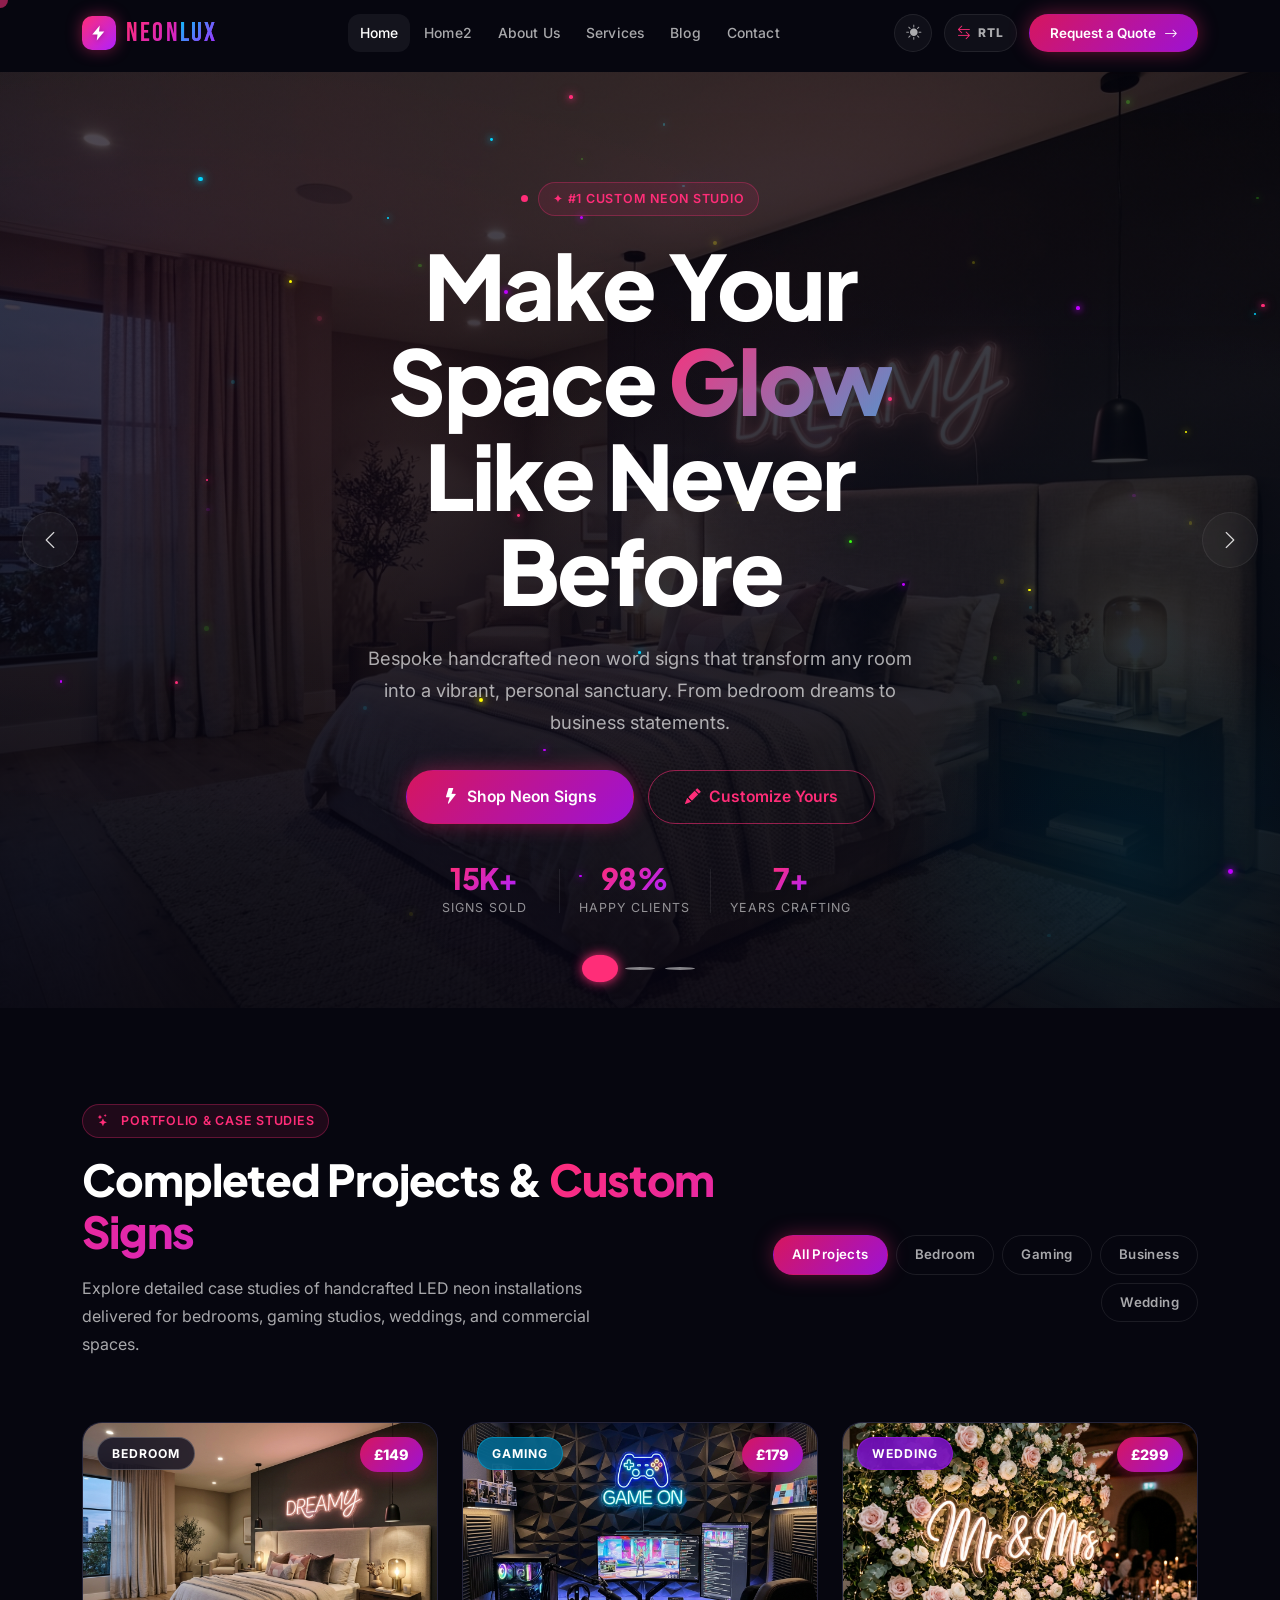
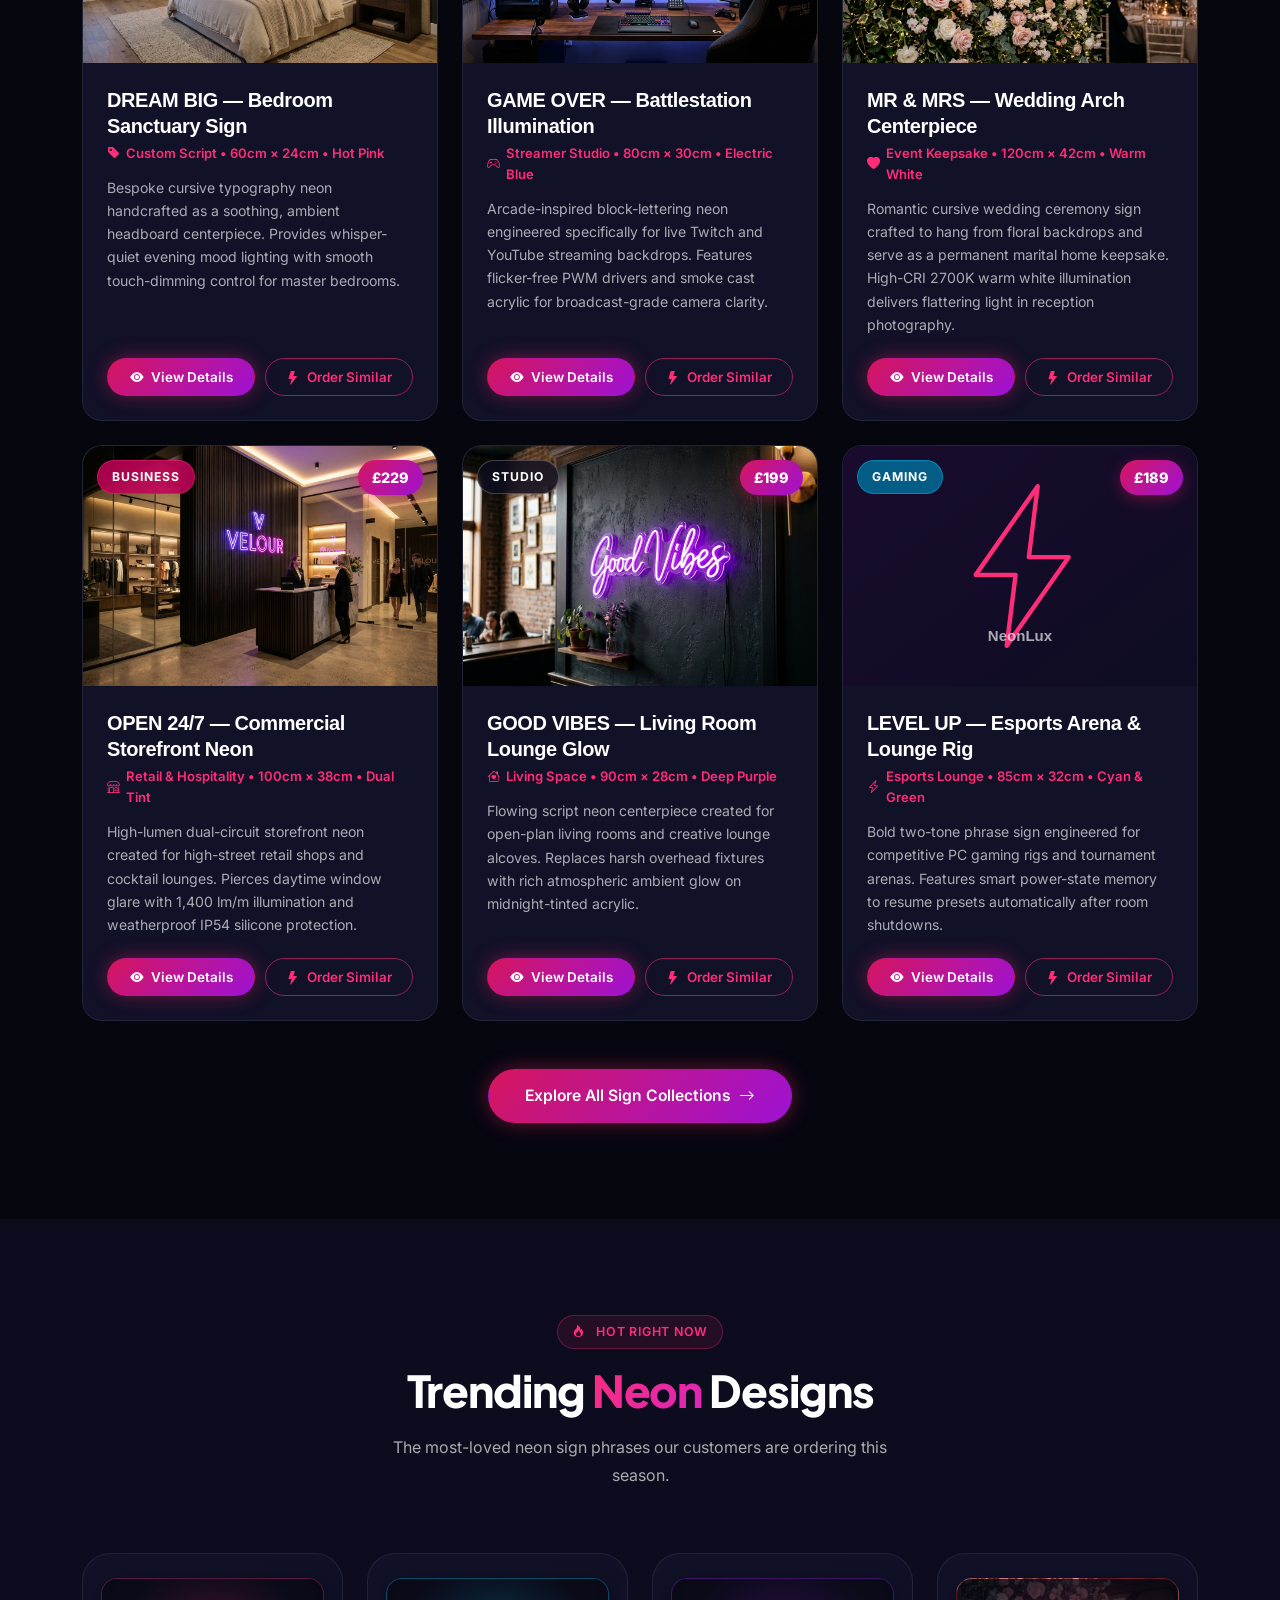
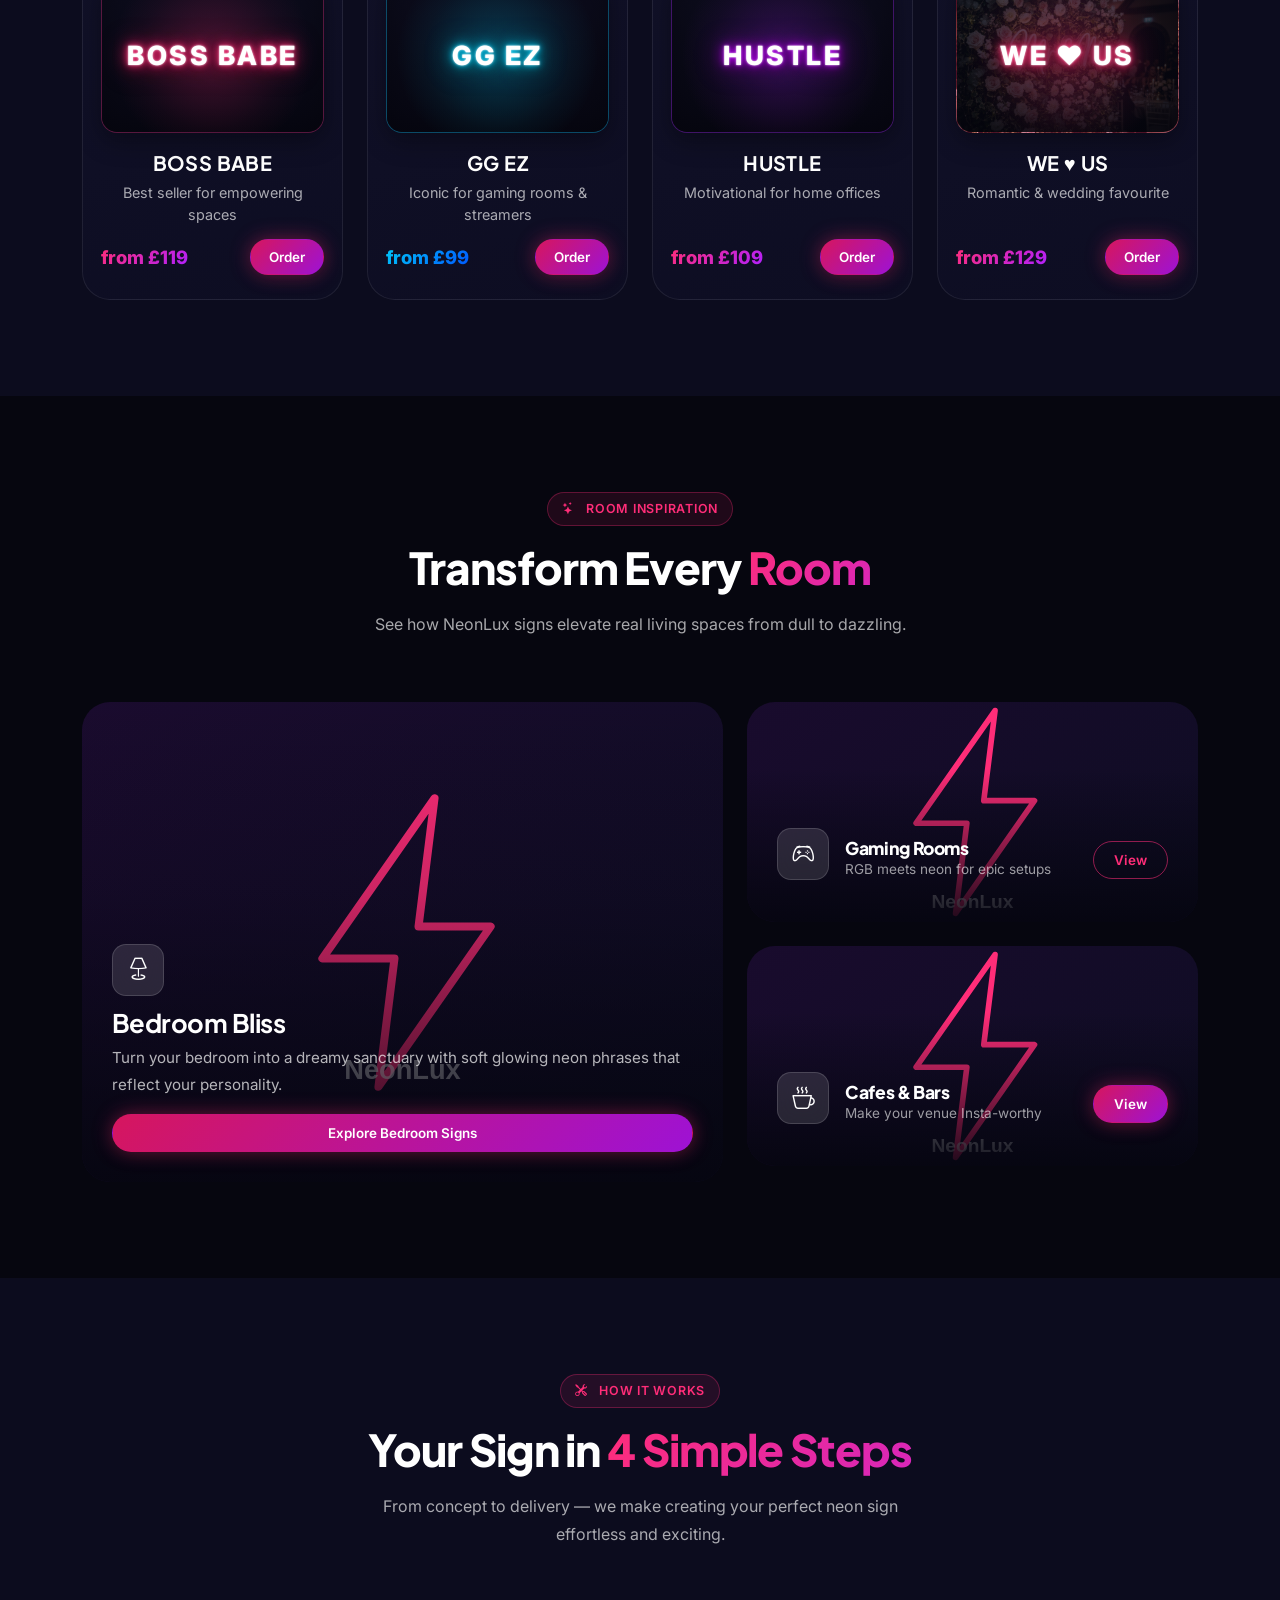
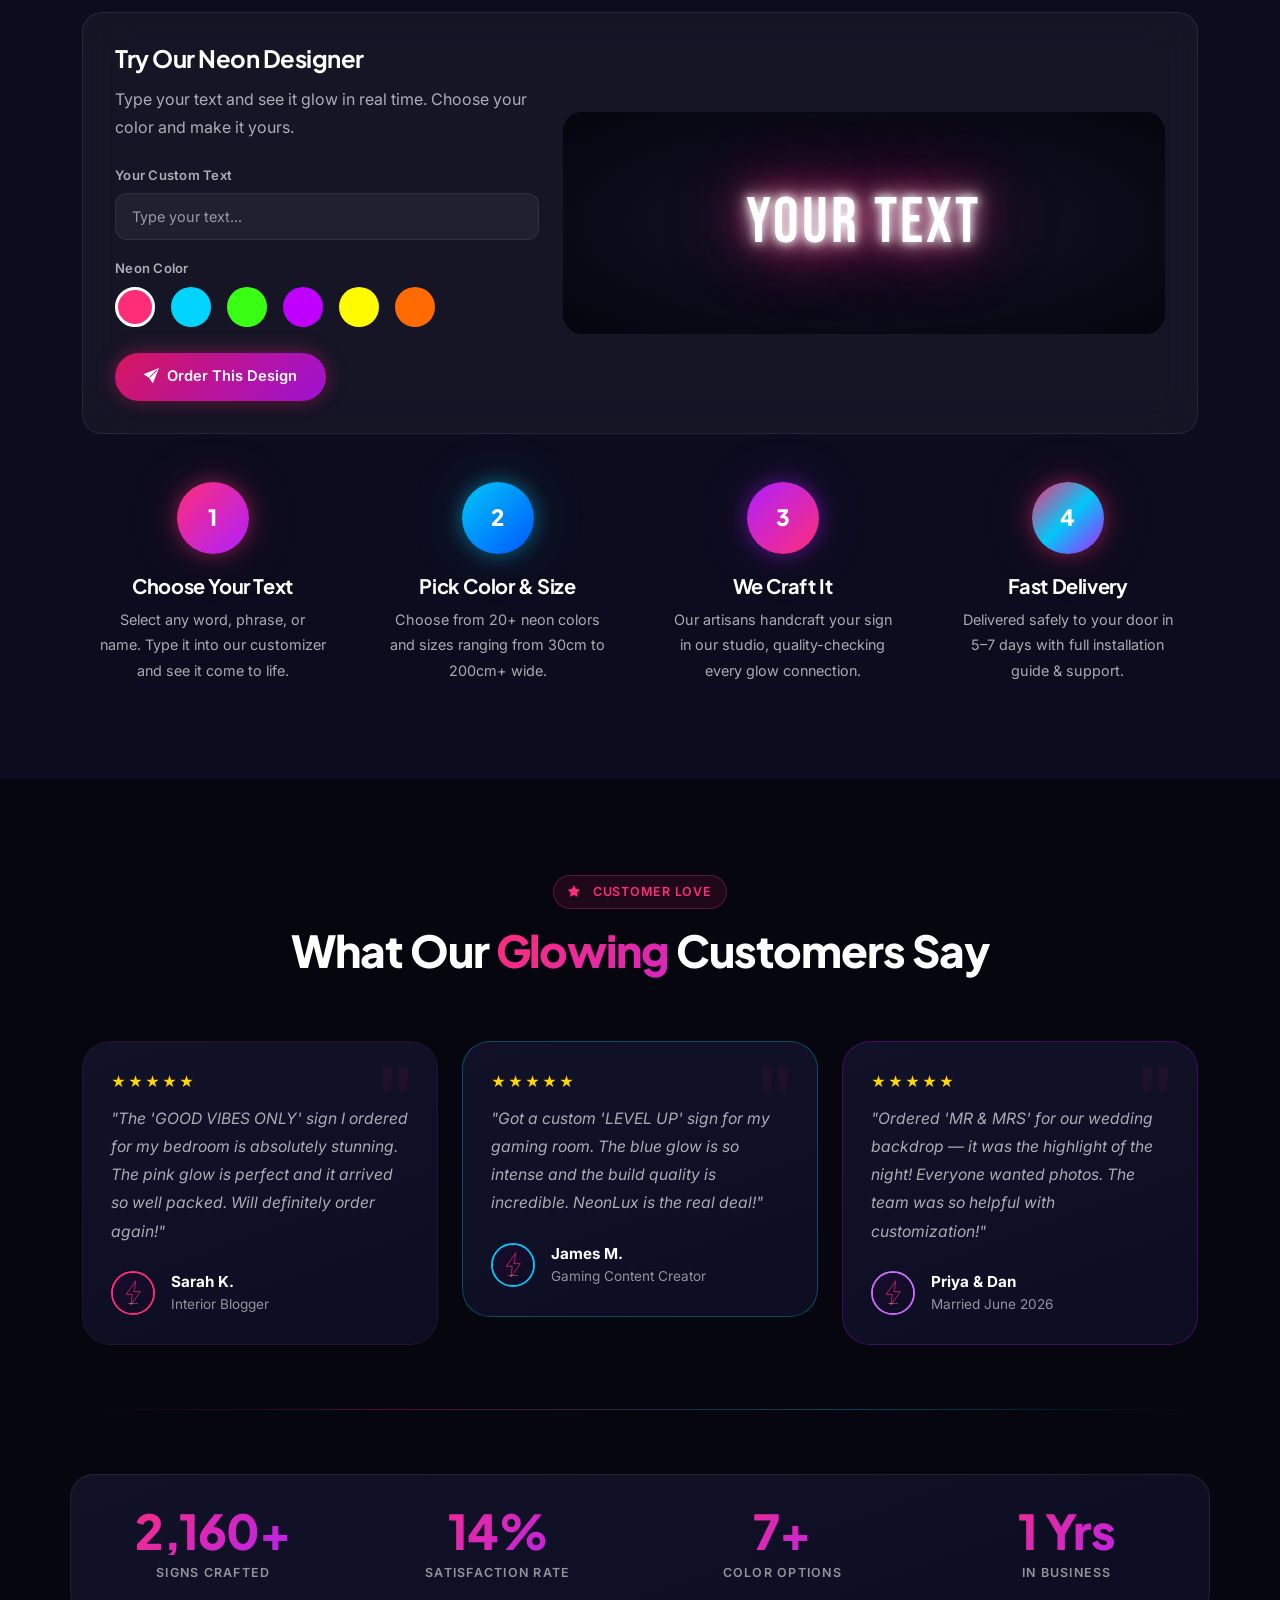
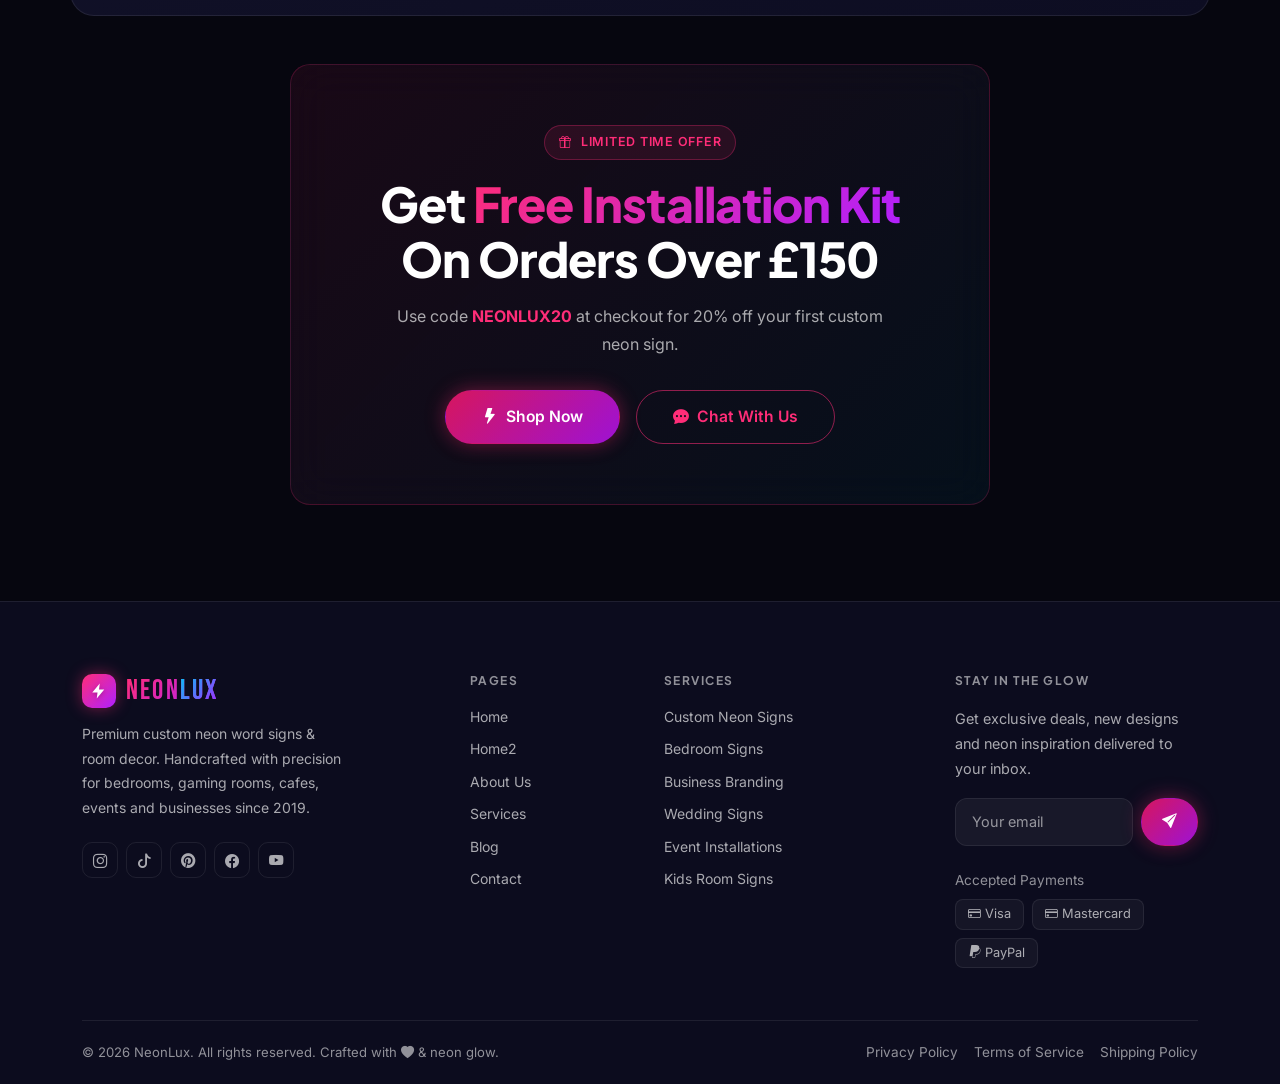
<file: index.html>
<!DOCTYPE html>
<html lang="en" data-theme="dark">
<head>
  <meta charset="UTF-8" />
  <meta name="viewport" content="width=device-width, initial-scale=1.0" />
  <link rel="preconnect" href="https://fonts.googleapis.com" />
  <link rel="preconnect" href="https://fonts.gstatic.com" crossorigin />
  <link href="https://fonts.googleapis.com/css2?family=Inter:wght@300;400;500;600;700;800;900&family=Plus+Jakarta+Sans:wght@400;500;600;700;800;900&family=Bebas+Neue&display=swap" rel="stylesheet" />
  <meta name="description" content="NeonLux — Premium custom neon word signs & room decor. Handcrafted glowing signs for bedrooms, gaming rooms, cafes, events & businesses. Shop now!" />
  <meta name="keywords" content="custom neon signs, neon word signs, room decor, bedroom neon, gaming room neon, personalized neon signs" />
  <title>NeonLux — Premium Custom Neon Word Signs & Room Decor</title>
  <link rel="icon" type="image/svg+xml" href="data:image/svg+xml,<svg xmlns='http://www.w3.org/2000/svg' viewBox='0 0 64 64'><defs><linearGradient id='g' x1='0' y1='0' x2='1' y2='1'><stop offset='0' stop-color='%23FF2D78'/><stop offset='1' stop-color='%23B020FF'/></linearGradient></defs><rect width='64' height='64' rx='14' fill='url(%23g)'/><path d='M35 6 14 36h11l-2 22 21-30H33l2-22z' fill='white'/></svg>" />
  <!-- Bootstrap 5 -->
  <link href="https://cdn.jsdelivr.net/npm/bootstrap@5.3.3/dist/css/bootstrap.min.css" rel="stylesheet" />
  <!-- Bootstrap Icons -->
  <link href="https://cdn.jsdelivr.net/npm/bootstrap-icons@1.11.3/font/bootstrap-icons.min.css" rel="stylesheet" />
  <!-- AOS Animations -->
  <link href="https://unpkg.com/aos@2.3.4/dist/aos.css" rel="stylesheet" />
  <!-- Custom CSS -->
  <link rel="stylesheet" href="css/style.css" />
</head>
<body>

<!-- Page Loader -->
<div class="page-loader" id="pageLoader">
  <div  class="particles-bg"></div>
  <div class="loader-logo"><span class="logo-mark" aria-hidden="true"><svg viewBox="0 0 24 24" fill="currentColor" aria-hidden="true"><path d="M13 2 3 14h7l-1 8 10-12h-7l1-8z"/></svg></span><span class="logo-text">Neon<span>Lux</span></span></div>
  <div class="loader-bar"><div class="loader-progress"></div></div>
</div>

<!-- Neon Cursor -->
<div class="cursor-glow" id="cursorGlow"></div>

<!-- Lightbox -->
<div class="lightbox-overlay" id="lightboxOverlay">
  <button class="lightbox-close"><i class="bi bi-x-lg"></i></button>
  <img src="" alt="Neon Sign Preview" class="lightbox-img" />
</div>

<!-- ===== NAVBAR ===== -->
<nav class="navbar navbar-expand-lg" id="mainNavbar">
  <div class="container">
    <a class="navbar-brand" href="index.html"><span class="logo-mark" aria-hidden="true"><svg viewBox="0 0 24 24" fill="currentColor" aria-hidden="true"><path d="M13 2 3 14h7l-1 8 10-12h-7l1-8z"/></svg></span><span class="logo-text">Neon<span>Lux</span></span></a>
    <div class="nav-trigger-group d-lg-none">
      <button type="button" class="theme-toggle-btn" id="themeToggleMobile" aria-label="Switch to light theme" title="Toggle theme"><i class="bi bi-sun-fill"></i></button>
      <button type="button" class="rtl-toggle-btn" id="rtlToggleMobile" aria-label="Switch to right-to-left layout" title="Switch layout direction"><i class="bi bi-arrow-left-right" aria-hidden="true"></i> <span class="rtl-label">RTL</span></button>
      <button class="navbar-toggler" type="button" data-bs-toggle="collapse" data-bs-target="#navbarNav" aria-controls="navbarNav" aria-expanded="false"
        aria-label="Toggle navigation">
        <span class="navbar-toggler-icon"></span>
      </button>
    </div>

    <div class="collapse navbar-collapse" id="navbarNav">
            <ul class="navbar-nav mx-auto">
        <li class="nav-item"><a class="nav-link active" href="index.html">Home</a></li>
        <li class="nav-item"><a class="nav-link" href="home2.html">Home2</a></li>
        <li class="nav-item"><a class="nav-link" href="about.html">About Us</a></li>
        <li class="nav-item"><a class="nav-link" href="services.html">Services</a></li>
        <li class="nav-item"><a class="nav-link" href="blog.html">Blog</a></li>
        <li class="nav-item"><a class="nav-link" href="contact.html">Contact</a></li>
      </ul>

      <div class="nav-actions">
        <button type="button" class="theme-toggle-btn d-none d-lg-flex" id="themeToggleDesktop" aria-label="Switch to light theme" title="Toggle theme"><i class="bi bi-sun-fill"></i></button>
        <button type="button" class="rtl-toggle-btn d-none d-lg-inline-flex" id="rtlToggleDesktop" aria-label="Switch to right-to-left layout" title="Switch layout direction"><i class="bi bi-arrow-left-right" aria-hidden="true"></i> <span class="rtl-label">RTL</span></button>
        <a href="contact.html" class="btn-neon btn-neon-sm">Request a Quote <i class="bi bi-arrow-right"></i></a>
      </div>
    </div>
  </div>
</nav>

<!-- ===== HERO SECTION — SLIDER ===== -->
<section class="hero-section hero-home" style="position:relative;">
  <!-- Subtle ambient neon particles light-drizzle across entire homepage hero -->
  <div class="particles-bg hero-particles" style="position:absolute;inset:0;pointer-events:none;z-index:1;overflow:hidden;"></div>

  <div id="heroCarousel" class="carousel slide carousel-fade" data-bs-ride="carousel">
    <div class="carousel-inner">

      <!-- Slide 1 -->
      <div class="carousel-item active">
        <div class="hero-bg particles-bg">
          <img src="images/bedroom-neon-sign.jpg" alt="Vibrant custom neon word sign illuminating a stylish modern living room and bedroom" />
          <div class="hero-overlay"></div>
        </div>
        <div class="container hero-slide-inner">
          <div class="row justify-content-center w-100 mx-0">
            <div class="col-lg-8 col-xl-7 hero-content-center" data-aos="fade-up" data-aos-duration="900">
              <div class="hero-eyebrow">
                <span class="hero-eyebrow-dot"></span>
                <span class="badge-neon">✦ #1 Custom Neon Studio</span>
              </div>
              <h1 class="hero-title">
                Make Your<br>
                Space <span class="neon-text">Glow</span><br>
                Like Never Before
              </h1>
              <p class="hero-desc">Bespoke handcrafted neon word signs that transform any room into a vibrant, personal sanctuary. From bedroom dreams to business statements.</p>
              <div class="hero-actions-center">
                <a href="services.html" class="btn-neon btn-neon-lg">
                  <i class="bi bi-lightning-fill"></i> Shop Neon Signs
                </a>
                <a href="contact.html" class="btn-neon-outline btn-neon-lg">
                  <i class="bi bi-pencil-fill"></i> Customize Yours
                </a>
              </div>
              <div class="hero-stats-center">
                <div class="stat-item">
                  <div class="stat-num">15K+</div>
                  <div class="stat-label">Signs Sold</div>
                </div>
                <div class="stat-item">
                  <div class="stat-num">98%</div>
                  <div class="stat-label">Happy Clients</div>
                </div>
                <div class="stat-item">
                  <div class="stat-num">7+</div>
                  <div class="stat-label">Years Crafting</div>
                </div>
              </div>
            </div>
          </div>
        </div>
      </div>

      <!-- Slide 2 -->
      <div class="carousel-item">
        <div class="hero-bg particles-bg">
          <img src="https://images.unsplash.com/photo-1518709268805-4e9042af9f23?w=1600&auto=format&fit=crop" alt="NeonLux custom neon word signs glowing in ambient room setting" />
          <div class="hero-overlay"></div>
        </div>
        <div class="container hero-slide-inner">
          <div class="row justify-content-center w-100 mx-0">
            <div class="col-lg-8 col-xl-7 hero-content-center">
              <div class="hero-eyebrow">
                <span class="hero-eyebrow-dot hero-eyebrow-dot-blue"></span>
                <span class="badge-neon badge-neon-blue">✦ For Every Space & Mood</span>
              </div>
              <h1 class="hero-title">
                Your Words,<br>
                <span class="neon-text">Illuminated</span><br>
                In Neon Light
              </h1>
              <p class="hero-desc">Choose from 50+ fonts, unlimited colors, and custom shapes. Perfect for bedrooms, gaming setups, cafes, events, and businesses.</p>
              <div class="hero-actions-center">
                <a href="home2.html" class="btn-primary btn-lg">
                  <i class="bi bi-grid-3x3-gap-fill"></i> Browse By Room
                </a>
                <a href="about.html" class="btn-secondary btn-lg">
                  <i class="bi bi-play-fill"></i> Our Story
                </a>
              </div>
            </div>
          </div>
        </div>
      </div>

      <!-- Slide 3 -->
      <div class="carousel-item">
        <div class="hero-bg particles-bg">
          <img src="images/wedding-mr-mrs-neon.jpg" alt="Illuminated custom wedding Mr and Mrs neon word sign on romantic floral backdrop" />
          <div class="hero-overlay"></div>
        </div>
        <div class="container hero-slide-inner">
          <div class="row justify-content-center w-100 mx-0">
            <div class="col-lg-8 col-xl-7 hero-content-center">
              <div class="hero-eyebrow">
                <span class="hero-eyebrow-dot hero-eyebrow-dot-green"></span>
                <span class="badge-neon badge-neon-green">✦ Wedding & Event Specialists</span>
              </div>
              <h1 class="hero-title">
                Unforgettable<br>
                Events With<br>
                <span class="neon-text">Neon Magic</span>
              </h1>
              <p class="hero-desc">Make your wedding, birthday, or corporate event shine with bespoke neon signs that capture the essence of your special moment.</p>
              <div class="hero-actions-center">
                <a href="service-details.html" class="btn-neon btn-neon-lg">
                  <i class="bi bi-stars"></i> Event Signs
                </a>
                <a href="contact.html" class="btn-neon-outline btn-neon-lg">
                  <i class="bi bi-chat-dots-fill"></i> Get a Quote
                </a>
              </div>
            </div>
          </div>
        </div>
      </div>

    </div>

    <div class="carousel-indicators hero-indicators">
      <button type="button" data-bs-target="#heroCarousel" data-bs-slide-to="0" class="active" aria-label="Slide 1"></button>
      <button type="button" data-bs-target="#heroCarousel" data-bs-slide-to="1" aria-label="Slide 2"></button>
      <button type="button" data-bs-target="#heroCarousel" data-bs-slide-to="2" aria-label="Slide 3"></button>
    </div>
    <button class="carousel-control-prev hero-control" type="button" data-bs-target="#heroCarousel" data-bs-slide="prev" aria-label="Previous slide">
      <i class="bi bi-chevron-left"></i>
    </button>
    <button class="carousel-control-next hero-control" type="button" data-bs-target="#heroCarousel" data-bs-slide="next" aria-label="Next slide">
      <i class="bi bi-chevron-right"></i>
    </button>
  </div>
</section>

<!-- ===== SECTION 2: COMPLETED PROJECTS & NEON GALLERY ===== -->
<section class="section-pad" id="gallery">
  <div class="container">
    <div class="row align-items-end section-header">
      <div class="col-lg-7">
        <div class="badge-neon mb-3" data-aos="fade-up"><i class="bi bi-stars"></i> Portfolio & Case Studies</div>
        <h2 class="section-title" data-aos="fade-up" data-aos-delay="100">
          Completed Projects &amp; <span>Custom Signs</span>
        </h2>
        <p class="section-subtitle" data-aos="fade-up" data-aos-delay="200">Explore detailed case studies of handcrafted LED neon installations delivered for bedrooms, gaming studios, weddings, and commercial spaces.</p>
      </div>
      <div class="col-lg-5 text-lg-end mt-4 mt-lg-0" data-aos="fade-up" data-aos-delay="200">
        <div class="filter-tabs justify-content-lg-end">
          <button class="filter-btn active" data-filter-btn="all">All Projects</button>
          <button class="filter-btn" data-filter-btn="bedroom">Bedroom</button>
          <button class="filter-btn" data-filter-btn="gaming">Gaming</button>
          <button class="filter-btn" data-filter-btn="business">Business</button>
          <button class="filter-btn" data-filter-btn="wedding">Wedding</button>
        </div>
      </div>
    </div>

    <div class="row g-4">
      <!-- Project 1: DREAM BIG -->
      <div class="col-md-6 col-lg-4" data-filter="bedroom" data-aos="fade-up" data-aos-delay="0">
        <article class="project-card">
          <div class="project-card-media">
            <img src="images/bedroom-neon-sign.jpg" alt="Dream Big custom hot pink neon sign mounted above bed" loading="lazy" />
            <span class="project-card-badge">Bedroom</span>
            <span class="project-card-price">£149</span>
          </div>
          <div class="project-card-body">
            <h3 class="project-card-title">DREAM BIG — Bedroom Sanctuary Sign</h3>
            <div class="project-card-subtitle"><i class="bi bi-tag-fill"></i> Custom Script • 60cm × 24cm • Hot Pink</div>
            <p class="project-card-desc">Bespoke cursive typography neon handcrafted as a soothing, ambient headboard centerpiece. Provides whisper-quiet evening mood lighting with smooth touch-dimming control for master bedrooms.</p>
            <div class="project-card-actions">
              <a href="service-details.html#project-case-studies" class="btn-primary btn-sm"><i class="bi bi-eye-fill"></i> View Details</a>
              <a href="contact.html?sign=dream-big" class="btn-secondary btn-sm"><i class="bi bi-lightning-fill"></i> Order Similar</a>
            </div>
          </div>
        </article>
      </div>

      <!-- Project 2: GAME OVER -->
      <div class="col-md-6 col-lg-4" data-filter="gaming" data-aos="fade-up" data-aos-delay="100">
        <article class="project-card">
          <div class="project-card-media">
            <img src="images/gaming-room-neon.jpg" alt="Game Over electric blue gaming room battlestation neon" loading="lazy" />
            <span class="project-card-badge" style="background:rgba(0,109,152,0.85);border-color:rgba(0,200,248,0.4);">Gaming</span>
            <span class="project-card-price">£179</span>
          </div>
          <div class="project-card-body">
            <h3 class="project-card-title">GAME OVER — Battlestation Illumination</h3>
            <div class="project-card-subtitle"><i class="bi bi-controller"></i> Streamer Studio • 80cm × 30cm • Electric Blue</div>
            <p class="project-card-desc">Arcade-inspired block-lettering neon engineered specifically for live Twitch and YouTube streaming backdrops. Features flicker-free PWM drivers and smoke cast acrylic for broadcast-grade camera clarity.</p>
            <div class="project-card-actions">
              <a href="service-details.html#project-case-studies" class="btn-primary btn-sm"><i class="bi bi-eye-fill"></i> View Details</a>
              <a href="contact.html?sign=game-over" class="btn-secondary btn-sm"><i class="bi bi-lightning-fill"></i> Order Similar</a>
            </div>
          </div>
        </article>
      </div>

      <!-- Project 3: MR & MRS -->
      <div class="col-md-6 col-lg-4" data-filter="wedding" data-aos="fade-up" data-aos-delay="200">
        <article class="project-card">
          <div class="project-card-media">
            <img src="images/wedding-mr-mrs-neon.jpg" alt="Mr and Mrs warm white wedding neon sign on floral arch" loading="lazy" />
            <span class="project-card-badge" style="background:rgba(124,15,204,0.85);border-color:rgba(176,32,255,0.4);">Wedding</span>
            <span class="project-card-price">£299</span>
          </div>
          <div class="project-card-body">
            <h3 class="project-card-title">MR &amp; MRS — Wedding Arch Centerpiece</h3>
            <div class="project-card-subtitle"><i class="bi bi-heart-fill"></i> Event Keepsake • 120cm × 42cm • Warm White</div>
            <p class="project-card-desc">Romantic cursive wedding ceremony sign crafted to hang from floral backdrops and serve as a permanent marital home keepsake. High-CRI 2700K warm white illumination delivers flattering light in reception photography.</p>
            <div class="project-card-actions">
              <a href="service-details.html#project-case-studies" class="btn-primary btn-sm"><i class="bi bi-eye-fill"></i> View Details</a>
              <a href="contact.html?sign=mr-mrs" class="btn-secondary btn-sm"><i class="bi bi-lightning-fill"></i> Order Similar</a>
            </div>
          </div>
        </article>
      </div>

      <!-- Project 4: OPEN 24/7 -->
      <div class="col-md-6 col-lg-4" data-filter="business" data-aos="fade-up" data-aos-delay="100">
        <article class="project-card">
          <div class="project-card-media">
            <img src="images/business-neon-branding.jpg" alt="Commercial storefront and reception custom neon sign" loading="lazy" />
            <span class="project-card-badge" style="background:rgba(194,0,90,0.85);border-color:rgba(255,45,120,0.4);">Business</span>
            <span class="project-card-price">£229</span>
          </div>
          <div class="project-card-body">
            <h3 class="project-card-title">OPEN 24/7 — Commercial Storefront Neon</h3>
            <div class="project-card-subtitle"><i class="bi bi-shop"></i> Retail &amp; Hospitality • 100cm × 38cm • Dual Tint</div>
            <p class="project-card-desc">High-lumen dual-circuit storefront neon created for high-street retail shops and cocktail lounges. Pierces daytime window glare with 1,400 lm/m illumination and weatherproof IP54 silicone protection.</p>
            <div class="project-card-actions">
              <a href="service-details.html#project-case-studies" class="btn-primary btn-sm"><i class="bi bi-eye-fill"></i> View Details</a>
              <a href="contact.html?sign=open-247" class="btn-secondary btn-sm"><i class="bi bi-lightning-fill"></i> Order Similar</a>
            </div>
          </div>
        </article>
      </div>

      <!-- Project 5: GOOD VIBES -->
      <div class="col-md-6 col-lg-4" data-filter="bedroom" data-aos="fade-up" data-aos-delay="200">
        <article class="project-card">
          <div class="project-card-media">
            <img src="images/good-vibes-purple-neon.jpg" alt="Good Vibes purple neon sign glowing in studio lounge" loading="lazy" />
            <span class="project-card-badge">Studio</span>
            <span class="project-card-price">£199</span>
          </div>
          <div class="project-card-body">
            <h3 class="project-card-title">GOOD VIBES — Living Room Lounge Glow</h3>
            <div class="project-card-subtitle"><i class="bi bi-house-heart"></i> Living Space • 90cm × 28cm • Deep Purple</div>
            <p class="project-card-desc">Flowing script neon centerpiece created for open-plan living rooms and creative lounge alcoves. Replaces harsh overhead fixtures with rich atmospheric ambient glow on midnight-tinted acrylic.</p>
            <div class="project-card-actions">
              <a href="service-details.html#project-case-studies" class="btn-primary btn-sm"><i class="bi bi-eye-fill"></i> View Details</a>
              <a href="contact.html?sign=good-vibes" class="btn-secondary btn-sm"><i class="bi bi-lightning-fill"></i> Order Similar</a>
            </div>
          </div>
        </article>
      </div>

      <!-- Project 6: LEVEL UP -->
      <div class="col-md-6 col-lg-4" data-filter="gaming" data-aos="fade-up" data-aos-delay="300">
        <article class="project-card">
          <div class="project-card-media">
            <img src="https://images.unsplash.com/photo-1511512578047-dfb367046420?w=700&auto=format&fit=crop" alt="Level Up neon gaming room sign" loading="lazy" />
            <span class="project-card-badge" style="background:rgba(0,109,152,0.85);border-color:rgba(0,200,248,0.4);">Gaming</span>
            <span class="project-card-price">£189</span>
          </div>
          <div class="project-card-body">
            <h3 class="project-card-title">LEVEL UP — Esports Arena &amp; Lounge Rig</h3>
            <div class="project-card-subtitle"><i class="bi bi-lightning-charge"></i> Esports Lounge • 85cm × 32cm • Cyan &amp; Green</div>
            <p class="project-card-desc">Bold two-tone phrase sign engineered for competitive PC gaming rigs and tournament arenas. Features smart power-state memory to resume presets automatically after room shutdowns.</p>
            <div class="project-card-actions">
              <a href="service-details.html#project-case-studies" class="btn-primary btn-sm"><i class="bi bi-eye-fill"></i> View Details</a>
              <a href="contact.html?sign=level-up" class="btn-secondary btn-sm"><i class="bi bi-lightning-fill"></i> Order Similar</a>
            </div>
          </div>
        </article>
      </div>
    </div>

    <div class="text-center mt-5" data-aos="fade-up">
      <a href="services.html" class="btn-primary btn-lg">Explore All Sign Collections <i class="bi bi-arrow-right"></i></a>
    </div>
  </div>
</section>

<!-- ===== SECTION 3: TRENDING DESIGNS ===== -->
<section class="section-pad" style="background:var(--bg-1);" id="trending">
  <div class="container">
    <div class="text-center section-header">
      <div class="badge-neon mb-3" data-aos="fade-up"><i class="bi bi-fire" aria-hidden="true"></i> Hot Right Now</div>
      <h2 class="section-title" data-aos="fade-up" data-aos-delay="100">Trending <span>Neon</span> Designs</h2>
      <p class="section-subtitle mx-auto" data-aos="fade-up" data-aos-delay="200">The most-loved neon sign phrases our customers are ordering this season.</p>
    </div>

    <div class="row g-4">
      <!-- Trending Item 1: BOSS BABE -->
      <div class="col-sm-6 col-lg-3" data-aos="fade-up" data-aos-delay="0">
        <div class="service-card text-center h-100">
          <div class="trending-preview preview-boss" style="background-image:url('https://images.unsplash.com/photo-1513694203232-719a280e022f?w=600&auto=format&fit=crop');">
            <div class="neon-tube-text glow-boss">BOSS BABE</div>
          </div>
          <h5 style="font-weight:700;margin-bottom:8px;">BOSS BABE</h5>
          <p style="font-size:0.9rem;color:var(--t2);">Best seller for empowering spaces</p>
          <div class="trending-footer" style="display:flex;justify-content:space-between;align-items:center;margin-top:auto;padding-top:14px;">
            <span class="trending-price" style="font-size:1.15rem;font-weight:800;white-space:nowrap;background:var(--g-pink);-webkit-background-clip:text;-webkit-text-fill-color:transparent;background-clip:text;">from £119</span>
            <a href="service-details.html" class="btn-neon btn-neon-sm">Order</a>
          </div>
        </div>
      </div>

      <!-- Trending Item 2: GG EZ -->
      <div class="col-sm-6 col-lg-3" data-aos="fade-up" data-aos-delay="100">
        <div class="service-card text-center h-100">
          <div class="trending-preview preview-ggez" style="background-image:url('https://images.unsplash.com/photo-1550745165-9bc0b252726f?w=600&auto=format&fit=crop');">
            <div class="neon-tube-text glow-ggez">GG EZ</div>
          </div>
          <h5 style="font-weight:700;margin-bottom:8px;">GG EZ</h5>
          <p style="font-size:0.9rem;color:var(--t2);">Iconic for gaming rooms & streamers</p>
          <div class="trending-footer" style="display:flex;justify-content:space-between;align-items:center;margin-top:auto;padding-top:14px;">
            <span class="trending-price" style="font-size:1.15rem;font-weight:800;white-space:nowrap;background:var(--g-blue);-webkit-background-clip:text;-webkit-text-fill-color:transparent;background-clip:text;">from £99</span>
            <a href="service-details.html" class="btn-neon btn-neon-sm">Order</a>
          </div>
        </div>
      </div>

      <!-- Trending Item 3: HUSTLE -->
      <div class="col-sm-6 col-lg-3" data-aos="fade-up" data-aos-delay="200">
        <div class="service-card text-center h-100">
          <div class="trending-preview preview-hustle" style="background-image:url('https://images.unsplash.com/photo-1618221195710-dd6b41faaea6?w=600&auto=format&fit=crop');">
            <div class="neon-tube-text glow-hustle">HUSTLE</div>
          </div>
          <h5 style="font-weight:700;margin-bottom:8px;">HUSTLE</h5>
          <p style="font-size:0.9rem;color:var(--t2);">Motivational for home offices</p>
          <div class="trending-footer" style="display:flex;justify-content:space-between;align-items:center;margin-top:auto;padding-top:14px;">
            <span class="trending-price" style="font-size:1.15rem;font-weight:800;white-space:nowrap;background:var(--g-pink);-webkit-background-clip:text;-webkit-text-fill-color:transparent;background-clip:text;">from £109</span>
            <a href="service-details.html" class="btn-neon btn-neon-sm">Order</a>
          </div>
        </div>
      </div>

      <!-- Trending Item 4: WE ♥ US -->
      <div class="col-sm-6 col-lg-3" data-aos="fade-up" data-aos-delay="300">
        <div class="service-card text-center h-100">
          <div class="trending-preview preview-weus" style="background-image:url('images/wedding-mr-mrs-neon.jpg');">
            <div class="neon-tube-text glow-weus">WE ♥ US</div>
          </div>
          <h5 style="font-weight:700;margin-bottom:8px;">WE ♥ US</h5>
          <p style="font-size:0.9rem;color:var(--t2);">Romantic & wedding favourite</p>
          <div class="trending-footer" style="display:flex;justify-content:space-between;align-items:center;margin-top:auto;padding-top:14px;">
            <span class="trending-price" style="font-size:1.15rem;font-weight:800;white-space:nowrap;background:var(--g-pink);-webkit-background-clip:text;-webkit-text-fill-color:transparent;background-clip:text;">from £129</span>
            <a href="service-details.html" class="btn-neon btn-neon-sm">Order</a>
          </div>
        </div>
      </div>
    </div>
  </div>
</section>

<!-- ===== SECTION 4: ROOM INSPIRATION ===== -->
<section class="section-pad" id="inspiration">
  <div class="container">
    <div class="text-center section-header">
      <div class="badge-neon mb-3" data-aos="fade-up"><i class="bi bi-stars" aria-hidden="true"></i> Room Inspiration</div>
      <h2 class="section-title" data-aos="fade-up" data-aos-delay="100">Transform Every <span>Room</span></h2>
      <p class="section-subtitle mx-auto" data-aos="fade-up" data-aos-delay="200">See how NeonLux signs elevate real living spaces from dull to dazzling.</p>
    </div>

    <div class="row g-4">
      <!-- Big card -->
      <div class="col-lg-7" data-aos="fade-right">
        <div class="niche-card" style="height:100%;">
          <img src="https://images.unsplash.com/photo-1615873968403-89e068629265?w=900&auto=format&fit=crop" alt="Dreamy bedroom sanctuary with glowing pink neon sign above bed" style="height:480px;object-fit:cover;width:100%;border-radius:24px;" loading="lazy" />
          <div class="niche-card-overlay" style="background:linear-gradient(to top, rgba(5,5,15,0.9) 0%, rgba(5,5,15,0.2) 60%, transparent);">
            <div class="niche-icon"><i class="bi bi-lamp" aria-hidden="true"></i></div>
            <h3 style="color:#fff;font-weight:700;font-size:1.6rem;margin-bottom:8px;">Bedroom Bliss</h3>
            <p style="color:rgba(255,255,255,0.7);font-size:0.95rem;margin-bottom:16px;">Turn your bedroom into a dreamy sanctuary with soft glowing neon phrases that reflect your personality.</p>
            <a href="home2.html" class="btn-neon btn-neon-sm">Explore Bedroom Signs</a>
          </div>
        </div>
      </div>

      <div class="col-lg-5">
        <div class="row g-4 h-100">
          <div class="col-12" data-aos="fade-up" data-aos-delay="100">
            <div class="niche-card" style="height:220px;overflow:hidden;">
              <img src="https://images.unsplash.com/photo-1550745165-9bc0b252726f?w=700&auto=format&fit=crop" alt="High-tech gaming battlestation illuminated with neon lights" style="width:100%;height:220px;object-fit:cover;border-radius:20px;" loading="lazy" />
              <div class="niche-card-overlay" style="background:linear-gradient(to top, rgba(5,5,15,0.9), transparent 70%);border-radius:20px;">
                <div class="d-flex align-items-center gap-3">
                  <div class="niche-icon" style="min-width:50px;"><i class="bi bi-controller" aria-hidden="true"></i></div>
                  <div>
                    <h5 style="color:#fff;margin:0;font-size:1.1rem;">Gaming Rooms</h5>
                    <p style="color:rgba(255,255,255,0.6);margin:0;font-size:0.85rem;">RGB meets neon for epic setups</p>
                  </div>
                  <a href="home2.html" class="btn-secondary btn-sm ms-auto">View</a>
                </div>
              </div>
            </div>
          </div>
          <div class="col-12" data-aos="fade-up" data-aos-delay="200">
            <div class="niche-card" style="height:220px;overflow:hidden;">
              <img src="https://images.unsplash.com/photo-1554118811-1e0d58224f24?w=700&auto=format&fit=crop" alt="Trendy cafe with vibrant custom neon word sign" style="width:100%;height:220px;object-fit:cover;border-radius:20px;" loading="lazy" />
              <div class="niche-card-overlay" style="background:linear-gradient(to top, rgba(5,5,15,0.9), transparent 70%);border-radius:20px;">
                <div class="d-flex align-items-center gap-3">
                  <div class="niche-icon" style="min-width:50px;"><i class="bi bi-cup-hot" aria-hidden="true"></i></div>
                  <div>
                    <h5 style="color:#fff;margin:0;font-size:1.1rem;">Cafes & Bars</h5>
                    <p style="color:rgba(255,255,255,0.6);margin:0;font-size:0.85rem;">Make your venue Insta-worthy</p>
                  </div>
                  <a href="home2.html" class="btn-neon btn-neon-sm ms-auto">View</a>
                </div>
              </div>
            </div>
          </div>
        </div>
      </div>
    </div>
  </div>
</section>

<!-- ===== SECTION 5: CUSTOMIZATION PROCESS ===== -->
<section class="section-pad" style="background:var(--bg-1);" id="process">
  <div class="container">
    <div class="text-center section-header">
      <div class="badge-neon mb-3" data-aos="fade-up"><i class="bi bi-tools" aria-hidden="true"></i> How It Works</div>
      <h2 class="section-title" data-aos="fade-up" data-aos-delay="100">Your Sign in <span>4 Simple Steps</span></h2>
      <p class="section-subtitle mx-auto" data-aos="fade-up" data-aos-delay="200">From concept to delivery — we make creating your perfect neon sign effortless and exciting.</p>
    </div>

    <!-- Neon Preview Tool -->
    <div class="glass-card mb-5" data-aos="fade-up">
      <div class="row align-items-center g-4">
        <div class="col-lg-5">
          <h3 style="font-size:1.5rem;font-weight:700;margin-bottom:12px;">Try Our Neon Designer</h3>
          <p style="color:var(--t2);margin-bottom:24px;">Type your text and see it glow in real time. Choose your color and make it yours.</p>
          <div class="form-group">
            <label class="form-label">Your Custom Text</label>
            <input type="text" class="form-control" id="neonText" placeholder="Type your text..." maxlength="30" />
          </div>
          <div class="form-group">
            <label class="form-label">Neon Color</label>
            <div class="d-flex gap-3 flex-wrap mt-2">
              <button class="neon-color-btn active" data-color="pink" style="width:40px;height:40px;border-radius:50%;background:#ff2d78;border:3px solid white;cursor:pointer;" title="Hot Pink"></button>
              <button class="neon-color-btn" data-color="blue" style="width:40px;height:40px;border-radius:50%;background:#00d4ff;border:3px solid transparent;cursor:pointer;" title="Electric Blue"></button>
              <button class="neon-color-btn" data-color="green" style="width:40px;height:40px;border-radius:50%;background:#39ff14;border:3px solid transparent;cursor:pointer;" title="Neon Green"></button>
              <button class="neon-color-btn" data-color="purple" style="width:40px;height:40px;border-radius:50%;background:#bf00ff;border:3px solid transparent;cursor:pointer;" title="Purple"></button>
              <button class="neon-color-btn" data-color="yellow" style="width:40px;height:40px;border-radius:50%;background:#fffc00;border:3px solid transparent;cursor:pointer;" title="Yellow"></button>
              <button class="neon-color-btn" data-color="orange" style="width:40px;height:40px;border-radius:50%;background:#ff6b00;border:3px solid transparent;cursor:pointer;" title="Orange"></button>
            </div>
          </div>
          <a href="contact.html" class="btn-neon mt-2"><i class="bi bi-send-fill"></i> Order This Design</a>
        </div>
        <div class="col-lg-7">
          <div class="neon-preview">
            <div class="neon-preview-text" style="text-shadow:0 0 10px #fff,0 0 20px #fff,0 0 40px #ff2d78,0 0 80px #ff2d78;">YOUR TEXT</div>
          </div>
        </div>
      </div>
    </div>

    <!-- Steps -->
    <div class="row g-4 position-relative">
      <div class="col-sm-6 col-lg-3" data-aos="fade-up" data-aos-delay="0">
        <div class="process-step">
          <div class="step-number">1</div>
          <h5 style="font-weight:700;margin-bottom:10px;">Choose Your Text</h5>
          <p style="color:var(--t2);font-size:0.9rem;">Select any word, phrase, or name. Type it into our customizer and see it come to life.</p>
        </div>
      </div>
      <div class="col-sm-6 col-lg-3" data-aos="fade-up" data-aos-delay="100">
        <div class="process-step">
          <div class="step-number" style="background:var(--g-blue);box-shadow:var(--glow-blue);">2</div>
          <h5 style="font-weight:700;margin-bottom:10px;">Pick Color & Size</h5>
          <p style="color:var(--t2);font-size:0.9rem;">Choose from 20+ neon colors and sizes ranging from 30cm to 200cm+ wide.</p>
        </div>
      </div>
      <div class="col-sm-6 col-lg-3" data-aos="fade-up" data-aos-delay="200">
        <div class="process-step">
          <div class="step-number" style="background:linear-gradient(135deg, #B020FF, #FF2D78);box-shadow:var(--glow-purple);">3</div>
          <h5 style="font-weight:700;margin-bottom:10px;">We Craft It</h5>
          <p style="color:var(--t2);font-size:0.9rem;">Our artisans handcraft your sign in our studio, quality-checking every glow connection.</p>
        </div>
      </div>
      <div class="col-sm-6 col-lg-3" data-aos="fade-up" data-aos-delay="300">
        <div class="process-step">
          <div class="step-number" style="background:var(--g-neon);box-shadow:var(--glow-pink);">4</div>
          <h5 style="font-weight:700;margin-bottom:10px;">Fast Delivery</h5>
          <p style="color:var(--t2);font-size:0.9rem;">Delivered safely to your door in 5–7 days with full installation guide & support.</p>
        </div>
      </div>
    </div>
  </div>
</section>

<!-- ===== SECTION 6: TESTIMONIALS + CTA ===== -->
<section class="section-pad" id="reviews">
  <div class="container">
    <!-- Testimonials -->
    <div class="text-center section-header">
      <div class="badge-neon mb-3" data-aos="fade-up"><i class="bi bi-star-fill" aria-hidden="true"></i> Customer Love</div>
      <h2 class="section-title" data-aos="fade-up" data-aos-delay="100">What Our <span>Glowing</span> Customers Say</h2>
    </div>

    <div class="row g-4 mb-5">
      <div class="col-md-4" data-aos="fade-up" data-aos-delay="0">
        <div class="testimonial-card">
          <div class="rating">★★★★★</div>
          <p style="margin-bottom:24px;font-size:0.98rem;">"The 'GOOD VIBES ONLY' sign I ordered for my bedroom is absolutely stunning. The pink glow is perfect and it arrived so well packed. Will definitely order again!"</p>
          <div class="d-flex align-items-center gap-3">
            <img src="https://i.pravatar.cc/100?img=1" alt="Sarah K." class="reviewer-avatar" />
            <div>
              <div style="font-weight:700;font-size:0.95rem;">Sarah K.</div>
              <div style="color:var(--t3);font-size:0.85rem;">Interior Blogger</div>
            </div>
          </div>
        </div>
      </div>
      <div class="col-md-4" data-aos="fade-up" data-aos-delay="100">
        <div class="testimonial-card" style="border-color:rgba(0,212,255,0.3);">
          <div class="rating">★★★★★</div>
          <p style="margin-bottom:24px;font-size:0.98rem;">"Got a custom 'LEVEL UP' sign for my gaming room. The blue glow is so intense and the build quality is incredible. NeonLux is the real deal!"</p>
          <div class="d-flex align-items-center gap-3">
            <img src="https://i.pravatar.cc/100?img=12" alt="James M." class="reviewer-avatar" style="border-color:var(--blue);" />
            <div>
              <div style="font-weight:700;font-size:0.95rem;">James M.</div>
              <div style="color:var(--t3);font-size:0.85rem;">Gaming Content Creator</div>
            </div>
          </div>
        </div>
      </div>
      <div class="col-md-4" data-aos="fade-up" data-aos-delay="200">
        <div class="testimonial-card" style="border-color:rgba(191,0,255,0.3);">
          <div class="rating">★★★★★</div>
          <p style="margin-bottom:24px;font-size:0.98rem;">"Ordered 'MR & MRS' for our wedding backdrop — it was the highlight of the night! Everyone wanted photos. The team was so helpful with customization!"</p>
          <div class="d-flex align-items-center gap-3">
            <img src="https://i.pravatar.cc/100?img=5" alt="Priya & Dan" class="reviewer-avatar" style="border-color:#CE6BFF;" />
            <div>
              <div style="font-weight:700;font-size:0.95rem;">Priya & Dan</div>
              <div style="color:var(--t3);font-size:0.85rem;">Married June 2026</div>
            </div>
          </div>
        </div>
      </div>
    </div>

    <!-- Stats Row -->
    <div class="glow-line"></div>

    <div class="row" style="background:var(--gradient-card);border:1px solid var(--glass-border);border-radius:24px;overflow:hidden;">
      <div class="col-6 col-md-3">
        <div class="counter-item">
          <span class="counter-number" data-count="15000" data-suffix="+">15,000+</span>
          <div class="counter-label">Signs Crafted</div>
        </div>
      </div>
      <div class="col-6 col-md-3">
        <div class="counter-item">
          <span class="counter-number" data-count="98" data-suffix="%">98%</span>
          <div class="counter-label">Satisfaction Rate</div>
        </div>
      </div>
      <div class="col-6 col-md-3">
        <div class="counter-item">
          <span class="counter-number" data-count="50" data-suffix="+">50+</span>
          <div class="counter-label">Color Options</div>
        </div>
      </div>
      <div class="col-6 col-md-3">
        <div class="counter-item">
          <span class="counter-number" data-count="7" data-suffix=" Yrs">7 Yrs</span>
          <div class="counter-label">In Business</div>
        </div>
      </div>
    </div>

    <!-- CTA -->
    <div class="text-center mt-5 glass-card" data-aos="fade-up" style="max-width:700px;margin-left:auto;margin-right:auto;background:linear-gradient(135deg,rgba(255,45,120,0.08),rgba(0,212,255,0.05));border-color:rgba(255,45,120,0.2);padding:60px 40px;">
      <span class="badge-neon mb-3 d-inline-block"><i class="bi bi-gift" aria-hidden="true"></i> Limited Time Offer</span>
      <h2 style="font-size:clamp(1.8rem,4vw,3rem);font-weight:900;margin-bottom:16px;">
        Get <span style="background:var(--g-pink);-webkit-background-clip:text;-webkit-text-fill-color:transparent;background-clip:text;">Free Installation Kit</span><br>On Orders Over £150
      </h2>
      <p style="color:var(--t2);max-width:500px;margin:0 auto 32px;">Use code <strong style="color:var(--pink);">NEONLUX20</strong> at checkout for 20% off your first custom neon sign.</p>
      <div class="d-flex justify-content-center gap-3 flex-wrap">
        <a href="services.html" class="btn-neon btn-neon-lg"><i class="bi bi-lightning-fill"></i> Shop Now</a>
        <a href="contact.html" class="btn-neon-outline btn-neon-lg"><i class="bi bi-chat-dots-fill"></i> Chat With Us</a>
      </div>
    </div>
  </div>
</section>

<!-- ===== FOOTER ===== -->
<footer class="footer">
  <div class="container">
    <div class="row g-5">
      <div class="col-lg-4">
        <a href="index.html" class="footer-brand" aria-label="NeonLux Home"><span class="logo-mark" aria-hidden="true"><svg viewBox="0 0 24 24" fill="currentColor" aria-hidden="true"><path d="M13 2 3 14h7l-1 8 10-12h-7l1-8z"/></svg></span><span class="logo-text">Neon<span>Lux</span></span></a>
        <p class="footer-desc">Premium custom neon word signs & room decor. Handcrafted with precision for bedrooms, gaming rooms, cafes, events and businesses since 2019.</p>
        <div class="social-links">
          <a href="#" class="social-link" aria-label="Instagram"><i class="bi bi-instagram"></i></a>
          <a href="#" class="social-link" aria-label="TikTok"><i class="bi bi-tiktok"></i></a>
          <a href="#" class="social-link" aria-label="Pinterest"><i class="bi bi-pinterest"></i></a>
          <a href="#" class="social-link" aria-label="Facebook"><i class="bi bi-facebook"></i></a>
          <a href="#" class="social-link" aria-label="YouTube"><i class="bi bi-youtube"></i></a>
        </div>
      </div>
      <div class="col-sm-6 col-lg-2">
        <h6 class="footer-heading">Pages</h6>
        <ul class="footer-links">
          <li><a href="index.html"><i class="bi bi-arrow-right-short"></i> Home</a></li>
          <li><a href="home2.html"><i class="bi bi-arrow-right-short"></i> Home2</a></li>
          <li><a href="about.html"><i class="bi bi-arrow-right-short"></i> About Us</a></li>
          <li><a href="services.html"><i class="bi bi-arrow-right-short"></i> Services</a></li>
          <li><a href="blog.html"><i class="bi bi-arrow-right-short"></i> Blog</a></li>
          <li><a href="contact.html"><i class="bi bi-arrow-right-short"></i> Contact</a></li>
        </ul>
      </div>
      <div class="col-sm-6 col-lg-3">
        <h6 class="footer-heading">Services</h6>
        <ul class="footer-links">
          <li><a href="service-details.html"><i class="bi bi-arrow-right-short"></i> Custom Neon Signs</a></li>
          <li><a href="service-details.html"><i class="bi bi-arrow-right-short"></i> Bedroom Signs</a></li>
          <li><a href="service-details.html"><i class="bi bi-arrow-right-short"></i> Business Branding</a></li>
          <li><a href="service-details.html"><i class="bi bi-arrow-right-short"></i> Wedding Signs</a></li>
          <li><a href="service-details.html"><i class="bi bi-arrow-right-short"></i> Event Installations</a></li>
          <li><a href="service-details.html"><i class="bi bi-arrow-right-short"></i> Kids Room Signs</a></li>
        </ul>
      </div>
      <div class="col-lg-3">
        <h6 class="footer-heading">Stay in the Glow</h6>
        <p style="font-size:0.9rem;color:var(--t2);margin-bottom:16px;">Get exclusive deals, new designs and neon inspiration delivered to your inbox.</p>
        <form class="newsletter-form" style="display:flex;gap:8px;">
          <input type="email" class="form-control" placeholder="Your email" required style="flex:1;" />
          <button type="submit" class="btn-neon" style="padding:14px 20px;white-space:nowrap;"><i class="bi bi-send-fill"></i></button>
        </form>
        <div class="mt-4">
          <div style="font-size:0.85rem;color:var(--t3);margin-bottom:8px;">Accepted Payments</div>
          <div style="display:flex;gap:8px;flex-wrap:wrap;">
            <span style="padding:4px 12px;background:var(--glass-bg);border:1px solid var(--glass-border);border-radius:8px;font-size:0.8rem;color:var(--t2);"><i class="bi bi-credit-card" aria-hidden="true"></i> Visa</span>
            <span style="padding:4px 12px;background:var(--glass-bg);border:1px solid var(--glass-border);border-radius:8px;font-size:0.8rem;color:var(--t2);"><i class="bi bi-credit-card" aria-hidden="true"></i> Mastercard</span>
            <span style="padding:4px 12px;background:var(--glass-bg);border:1px solid var(--glass-border);border-radius:8px;font-size:0.8rem;color:var(--t2);"><i class="bi bi-paypal" aria-hidden="true"></i> PayPal</span>
          </div>
        </div>
      </div>
    </div>

    <div class="footer-bottom">
      <p>© 2026 NeonLux. All rights reserved. Crafted with <i class="bi bi-heart-fill" aria-hidden="true"></i> & neon glow.</p>
      <div class="d-flex gap-3 flex-wrap">
        <a href="#" style="color:var(--t3);font-size:0.85rem;">Privacy Policy</a>
        <a href="#" style="color:var(--t3);font-size:0.85rem;">Terms of Service</a>
        <a href="#" style="color:var(--t3);font-size:0.85rem;">Shipping Policy</a>
      </div>
    </div>
  </div>
</footer>

<!-- Back to Top -->
<button class="back-to-top" id="backToTop" aria-label="Back to top"><i class="bi bi-arrow-up"></i></button>

<!-- Bootstrap JS -->
<script src="https://cdn.jsdelivr.net/npm/bootstrap@5.3.3/dist/js/bootstrap.bundle.min.js"></script>
<!-- AOS JS -->
<script src="https://unpkg.com/aos@2.3.4/dist/aos.js"></script>
<script>AOS.init({ once: true, duration: 700, offset: 80 });</script>
<!-- Main JS -->
<script src="js/main.js"></script>
</body>
</html>
</file>
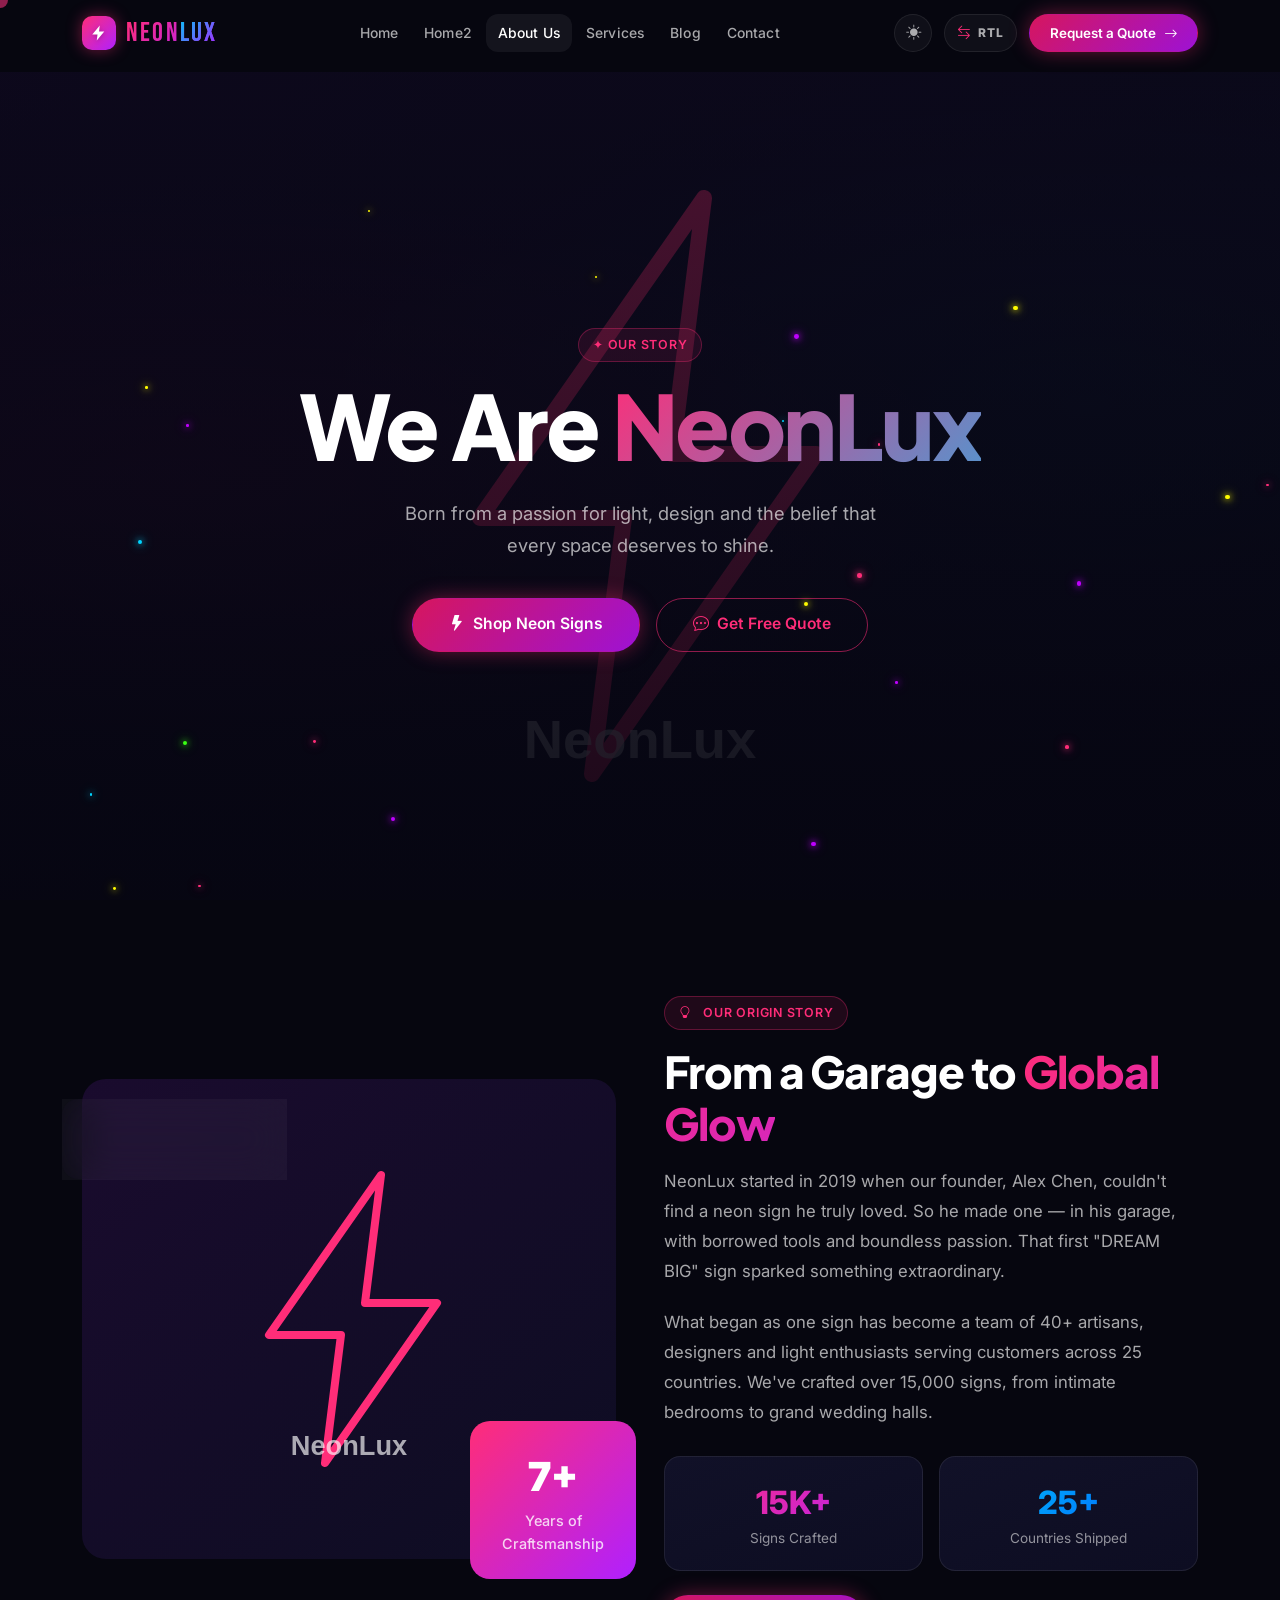
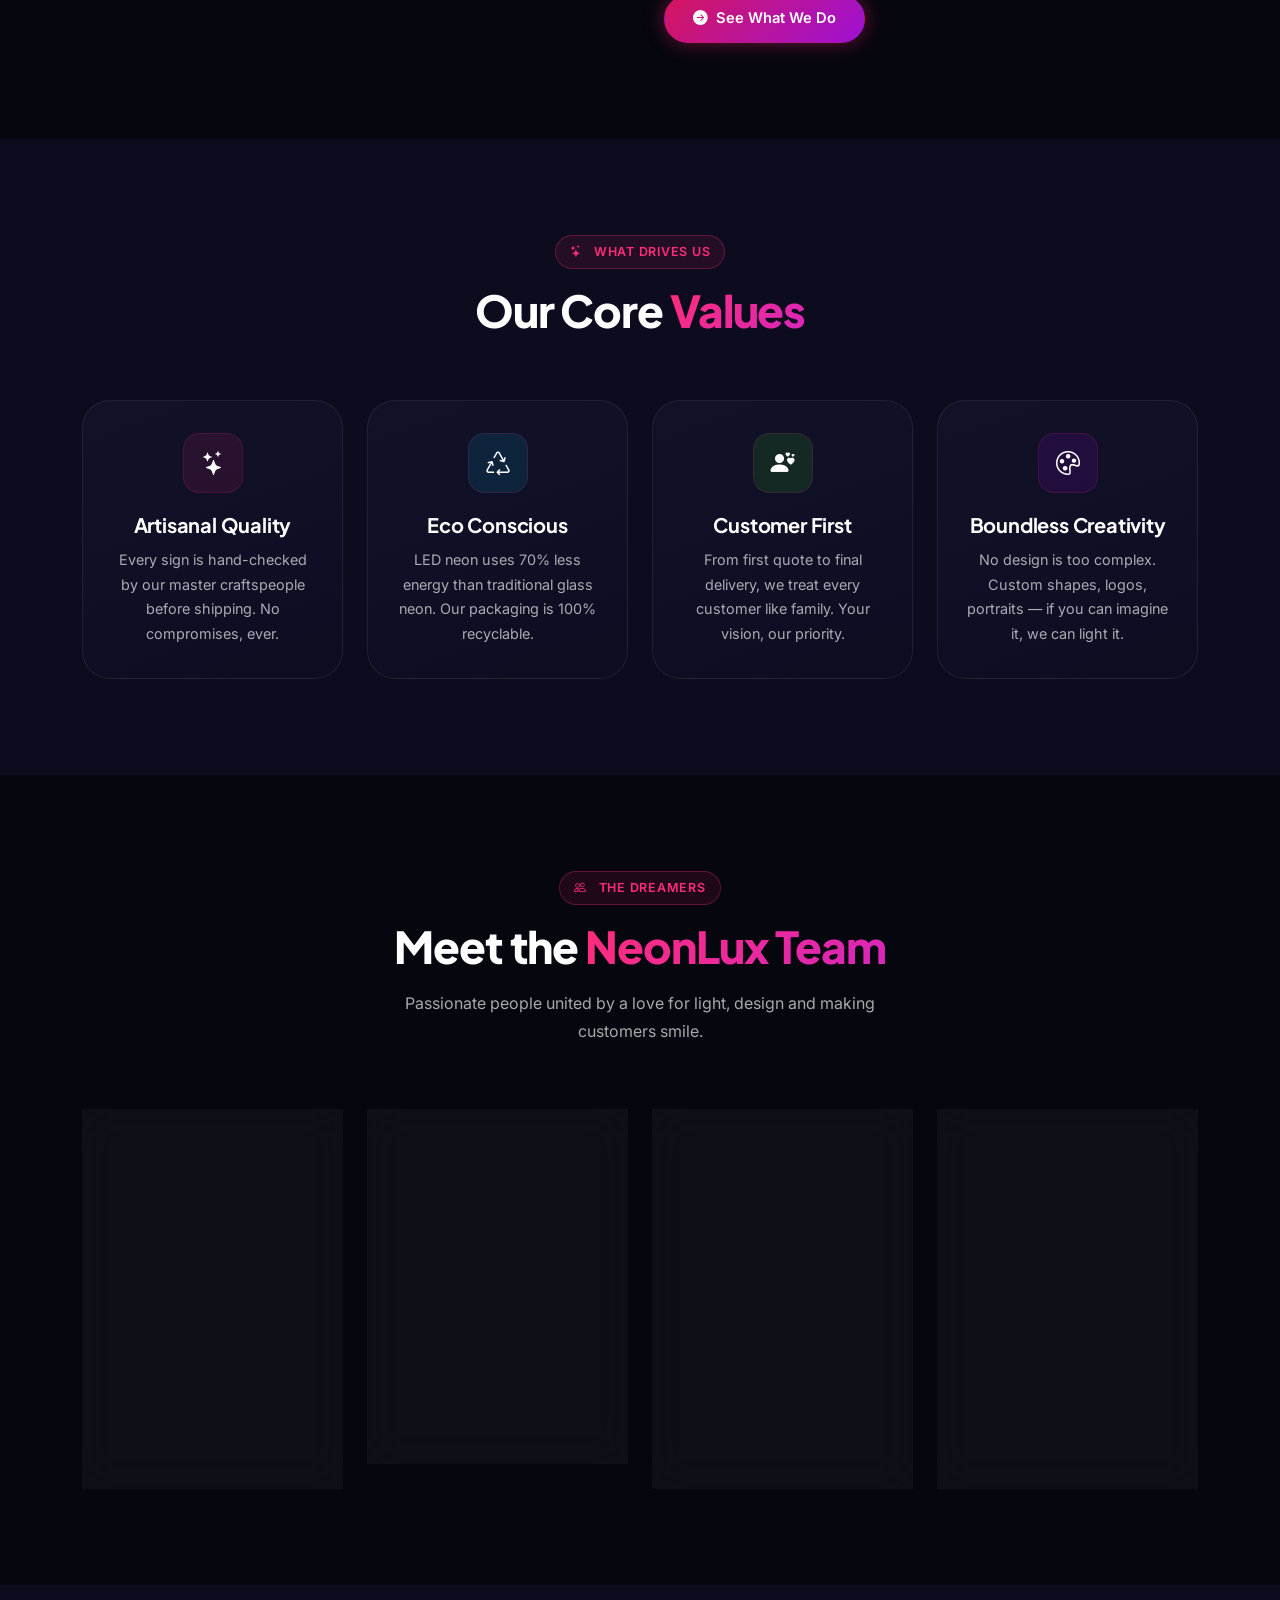
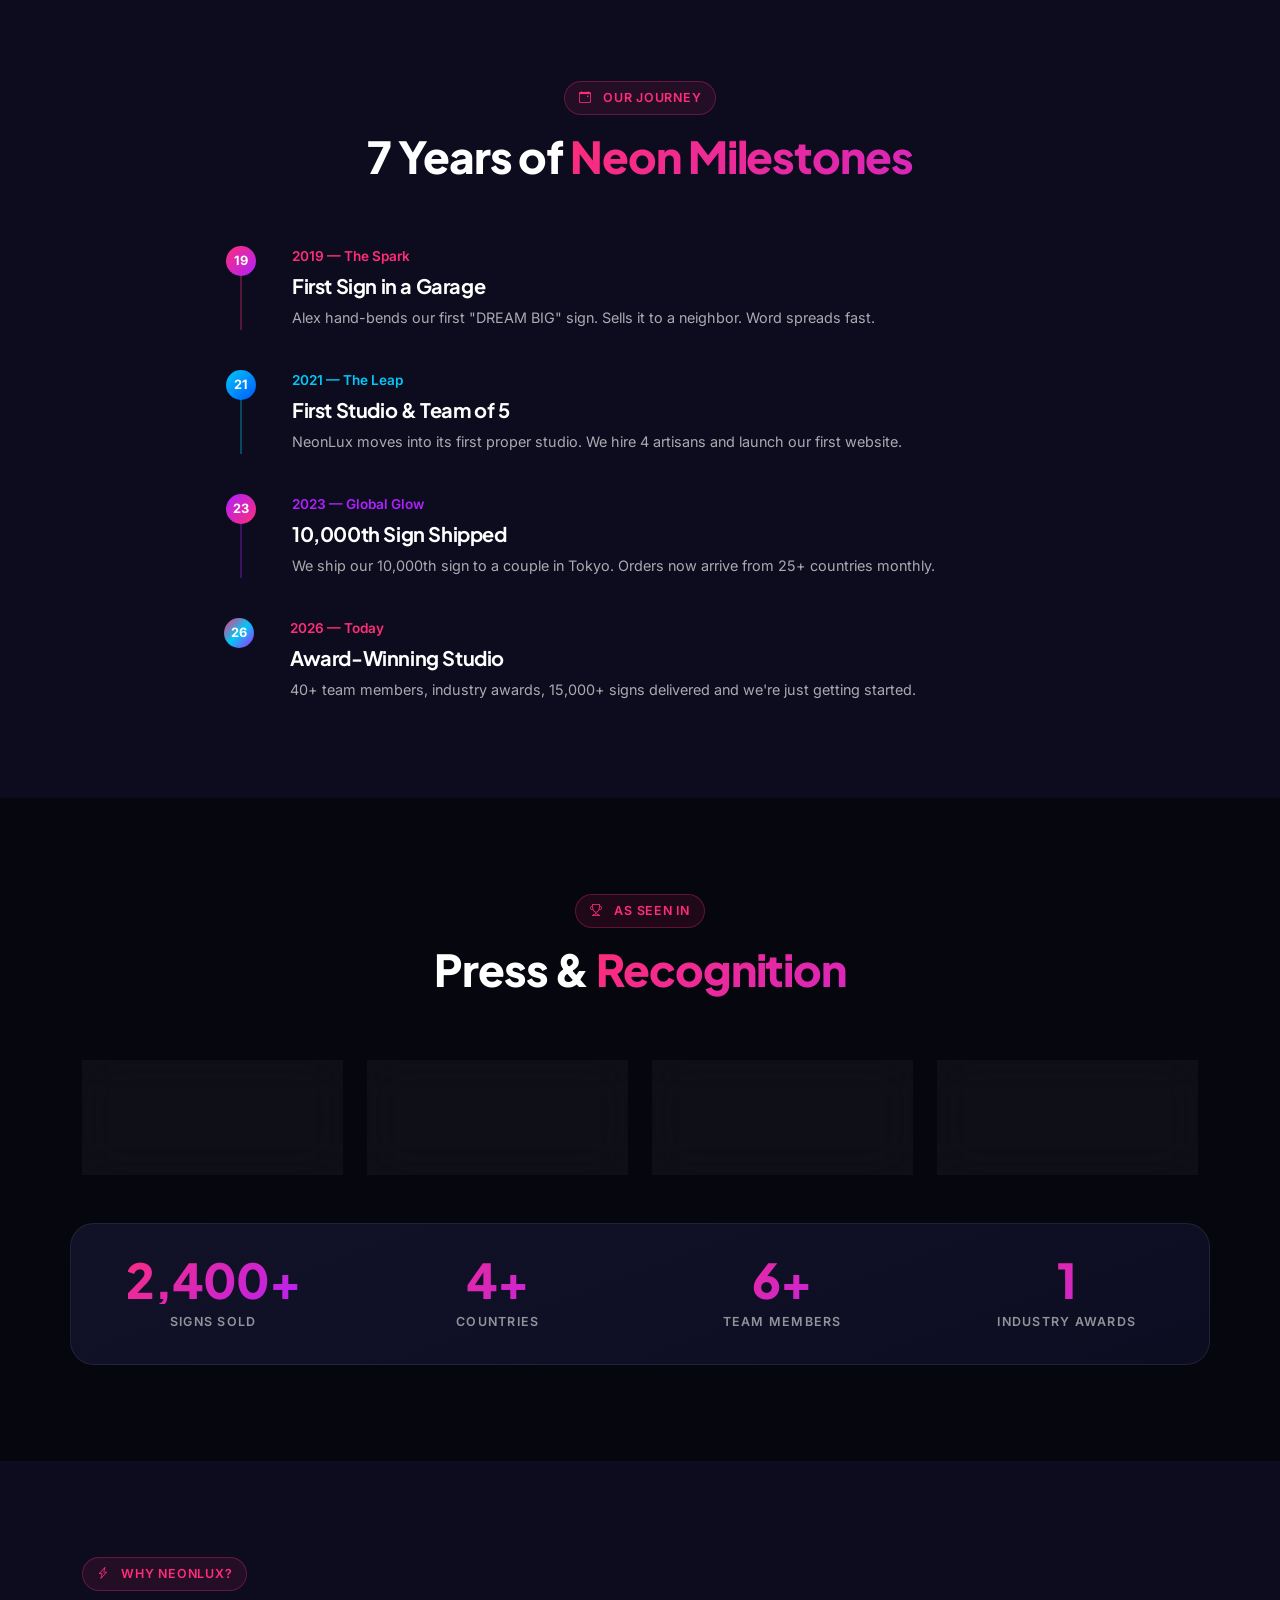
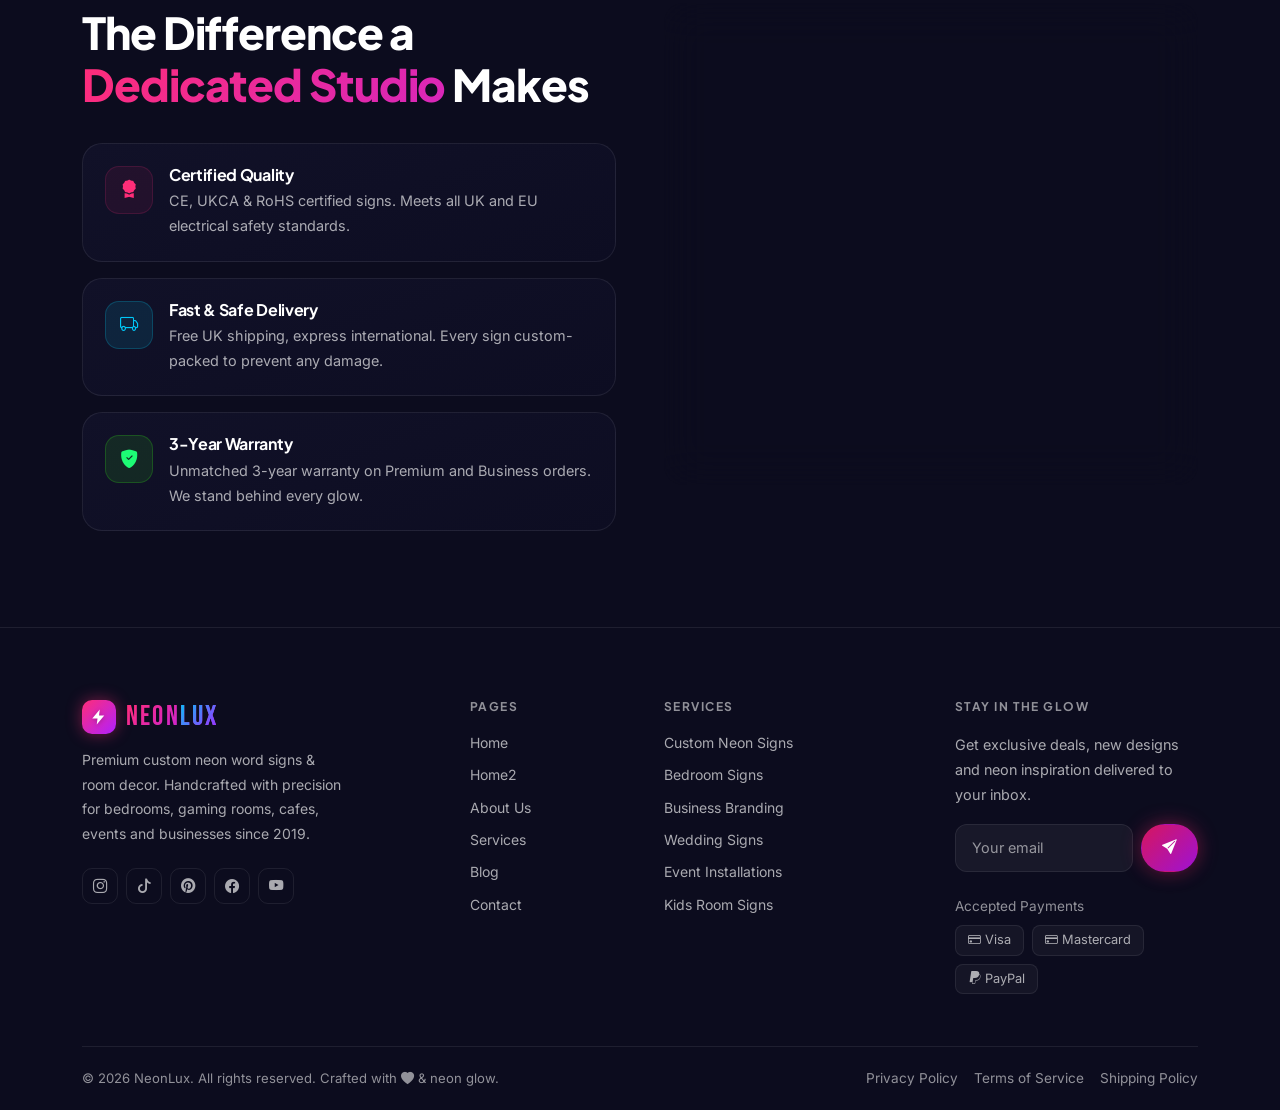
<file: about.html>
<!DOCTYPE html>
<html lang="en" data-theme="dark">
<head>
  <meta charset="UTF-8" />
  <meta name="viewport" content="width=device-width, initial-scale=1.0" />
  <link rel="preconnect" href="https://fonts.googleapis.com" />
  <link rel="preconnect" href="https://fonts.gstatic.com" crossorigin />
  <link href="https://fonts.googleapis.com/css2?family=Inter:wght@300;400;500;600;700;800;900&family=Plus+Jakarta+Sans:wght@400;500;600;700;800;900&family=Bebas+Neue&display=swap" rel="stylesheet" />
  <meta name="description" content="About NeonLux — Our story, mission, team and values behind the UK's premier custom neon sign studio. Crafting light since 2019." />
  <title>About Us | NeonLux Custom Neon Signs</title>
  <link rel="icon" type="image/svg+xml" href="data:image/svg+xml,<svg xmlns='http://www.w3.org/2000/svg' viewBox='0 0 64 64'><defs><linearGradient id='g' x1='0' y1='0' x2='1' y2='1'><stop offset='0' stop-color='%23FF2D78'/><stop offset='1' stop-color='%23B020FF'/></linearGradient></defs><rect width='64' height='64' rx='14' fill='url(%23g)'/><path d='M35 6 14 36h11l-2 22 21-30H33l2-22z' fill='white'/></svg>" />
  <link href="https://cdn.jsdelivr.net/npm/bootstrap@5.3.3/dist/css/bootstrap.min.css" rel="stylesheet" />
  <link href="https://cdn.jsdelivr.net/npm/bootstrap-icons@1.11.3/font/bootstrap-icons.min.css" rel="stylesheet" />
  <link href="https://unpkg.com/aos@2.3.4/dist/aos.css" rel="stylesheet" />
  <link rel="stylesheet" href="css/style.css" />
</head>
<body>

<div class="cursor-glow" id="cursorGlow"></div>
<div class="lightbox-overlay" id="lightboxOverlay">
  <button class="lightbox-close"><i class="bi bi-x-lg"></i></button>
  <img src="" alt="NeonLux Studio" class="lightbox-img" />
</div>

<!-- NAVBAR -->
<nav class="navbar navbar-expand-lg" id="mainNavbar">
  <div class="container">
    <a class="navbar-brand" href="index.html"><span class="logo-mark" aria-hidden="true"><svg viewBox="0 0 24 24" fill="currentColor" aria-hidden="true"><path d="M13 2 3 14h7l-1 8 10-12h-7l1-8z"/></svg></span><span class="logo-text">Neon<span>Lux</span></span></a>
    <div class="nav-trigger-group d-lg-none">
      <button type="button" class="theme-toggle-btn" id="themeToggleMobile" aria-label="Switch to light theme" title="Toggle theme"><i class="bi bi-sun-fill"></i></button>
      <button type="button" class="rtl-toggle-btn" id="rtlToggleMobile" aria-label="Switch to right-to-left layout" title="Switch layout direction"><i class="bi bi-arrow-left-right" aria-hidden="true"></i> <span class="rtl-label">RTL</span></button>
      <button class="navbar-toggler" type="button" data-bs-toggle="collapse" data-bs-target="#navbarNav" aria-controls="navbarNav" aria-expanded="false" aria-label="Toggle navigation">
        <span class="navbar-toggler-icon"></span>
      </button>
    </div>
    <div class="collapse navbar-collapse" id="navbarNav">
                  <ul class="navbar-nav mx-auto">
        <li class="nav-item"><a class="nav-link" href="index.html">Home</a></li>
        <li class="nav-item"><a class="nav-link" href="home2.html">Home2</a></li>
        <li class="nav-item"><a class="nav-link active" href="about.html">About Us</a></li>
        <li class="nav-item"><a class="nav-link" href="services.html">Services</a></li>
        <li class="nav-item"><a class="nav-link" href="blog.html">Blog</a></li>
        <li class="nav-item"><a class="nav-link" href="contact.html">Contact</a></li>
      </ul>
      <div class="nav-actions">
        <button type="button" class="theme-toggle-btn d-none d-lg-flex" id="themeToggleDesktop" aria-label="Switch to light theme" title="Toggle theme"><i class="bi bi-sun-fill"></i></button>
        <button type="button" class="rtl-toggle-btn d-none d-lg-inline-flex" id="rtlToggleDesktop" aria-label="Switch to right-to-left layout" title="Switch layout direction"><i class="bi bi-arrow-left-right" aria-hidden="true"></i> <span class="rtl-label">RTL</span></button>
        <a href="contact.html" class="btn-neon btn-neon-sm">Request a Quote <i class="bi bi-arrow-right"></i></a>
      </div>
    </div>
  </div>
</nav>

<!-- PAGE HERO -->
<section class="page-hero">
  <div class="page-hero-bg particles-bg">
    <img src="https://images.unsplash.com/photo-1493809842364-78817add7ffb?w=1600&auto=format&fit=crop" alt="NeonLux studio living space with neon glow" />
    <div class="hero-overlay"></div>
  </div>
  <div class="container" style="position:relative;z-index:2;">
    <div class="row justify-content-center text-center">
      <div class="col-lg-8">
        <div class="badge-neon mb-3" data-aos="fade-up">✦ Our Story</div>
        <h1 class="hero-title" data-aos="fade-up" data-aos-delay="100">We Are <span class="neon-text">NeonLux</span></h1>
        <p class="hero-desc mx-auto" data-aos="fade-up" data-aos-delay="200">Born from a passion for light, design and the belief that every space deserves to shine.</p>
        <div class="hero-cta d-flex flex-wrap gap-3 justify-content-center" data-aos="fade-up" data-aos-delay="300">
          <a href="services.html" class="btn-neon btn-neon-lg"><i class="bi bi-lightning-fill"></i> Shop Neon Signs</a>
          <a href="contact.html" class="btn-neon-outline btn-neon-lg"><i class="bi bi-chat-dots"></i> Get Free Quote</a>
        </div>
      </div>
    </div>
  </div>
</section>

<!-- ===== SECTION 1: OUR STORY ===== -->
<section class="section-pad">
  <div class="container">
    <div class="row align-items-center g-5">
      <div class="col-lg-6" data-aos="fade-right">
        <div style="position:relative;">
          <img src="https://images.unsplash.com/photo-1600880292203-757bb62b4baf?w=800&auto=format&fit=crop" alt="Artisans hand-crafting custom neon signs in the NeonLux studio" style="width:100%;border-radius:24px;height:480px;object-fit:cover;" loading="lazy" />
          <div style="position:absolute;bottom:-20px;right:-20px;background:var(--g-pink);border-radius:20px;padding:24px 32px;text-align:center;" data-aos="scale-in">
            <div style="font-size:2.5rem;font-weight:900;color:#fff;">7+</div>
            <div style="color:rgba(255,255,255,0.8);font-size:0.9rem;font-weight:500;">Years of<br>Craftsmanship</div>
          </div>
          <div style="position:absolute;top:20px;left:-20px;background:var(--glass-bg);backdrop-filter:blur(20px);border:1px solid var(--glass-border);border-radius:16px;padding:16px 20px;display:flex;align-items:center;gap:12px;" data-aos="scale-in">
            <div style="font-size:1.8rem;"><i class="bi bi-trophy" aria-hidden="true"></i></div>
            <div>
              <div style="font-weight:700;font-size:0.95rem;">Award Winning</div>
              <div style="color:var(--neon-yellow);font-size:0.8rem;">Best Neon Studio 2025</div>
            </div>
          </div>
        </div>
      </div>
      <div class="col-lg-6" data-aos="fade-left">
        <div class="badge-neon mb-3"><i class="bi bi-lightbulb" aria-hidden="true"></i> Our Origin Story</div>
        <h2 class="section-title">From a Garage to <span>Global Glow</span></h2>
        <p style="color:var(--t2);font-size:1.05rem;line-height:1.8;margin-bottom:20px;">NeonLux started in 2019 when our founder, Alex Chen, couldn't find a neon sign he truly loved. So he made one — in his garage, with borrowed tools and boundless passion. That first "DREAM BIG" sign sparked something extraordinary.</p>
        <p style="color:var(--t2);font-size:1.05rem;line-height:1.8;margin-bottom:28px;">What began as one sign has become a team of 40+ artisans, designers and light enthusiasts serving customers across 25 countries. We've crafted over 15,000 signs, from intimate bedrooms to grand wedding halls.</p>
        <div class="row g-3 mb-4">
          <div class="col-6">
            <div class="stat-mini" style="background:var(--gradient-card);border:1px solid var(--glass-border);border-radius:16px;padding:20px;text-align:center;">
              <div style="font-size:2rem;font-weight:800;background:var(--g-pink);-webkit-background-clip:text;-webkit-text-fill-color:transparent;background-clip:text;">15K+</div>
              <div style="font-size:0.85rem;color:var(--t3);">Signs Crafted</div>
            </div>
          </div>
          <div class="col-6">
            <div class="stat-mini" style="background:var(--gradient-card);border:1px solid var(--glass-border);border-radius:16px;padding:20px;text-align:center;">
              <div style="font-size:2rem;font-weight:800;background:var(--g-blue);-webkit-background-clip:text;-webkit-text-fill-color:transparent;background-clip:text;">25+</div>
              <div style="font-size:0.85rem;color:var(--t3);">Countries Shipped</div>
            </div>
          </div>
        </div>
        <a href="services.html" class="btn-neon"><i class="bi bi-arrow-right-circle-fill"></i> See What We Do</a>
      </div>
    </div>
  </div>
</section>

<!-- ===== SECTION 2: VALUES ===== -->
<section class="section-pad" style="background:var(--bg-1);">
  <div class="container">
    <div class="text-center section-header">
      <div class="badge-neon mb-3" data-aos="fade-up"><i class="bi bi-stars" aria-hidden="true"></i> What Drives Us</div>
      <h2 class="section-title" data-aos="fade-up" data-aos-delay="100">Our Core <span>Values</span></h2>
    </div>
    <div class="row g-4">
      <div class="col-md-6 col-lg-3" data-aos="fade-up" data-aos-delay="0">
        <div class="service-card text-center">
          <div class="service-icon mx-auto" style="background:rgba(255,45,120,0.1);"><i class="bi bi-stars" aria-hidden="true"></i></div>
          <h5 style="font-weight:700;margin-bottom:12px;">Artisanal Quality</h5>
          <p style="font-size:0.9rem;color:var(--t2);">Every sign is hand-checked by our master craftspeople before shipping. No compromises, ever.</p>
        </div>
      </div>
      <div class="col-md-6 col-lg-3" data-aos="fade-up" data-aos-delay="100">
        <div class="service-card text-center">
          <div class="service-icon mx-auto" style="background:rgba(0,212,255,0.1);"><i class="bi bi-recycle" aria-hidden="true"></i></div>
          <h5 style="font-weight:700;margin-bottom:12px;">Eco Conscious</h5>
          <p style="font-size:0.9rem;color:var(--t2);">LED neon uses 70% less energy than traditional glass neon. Our packaging is 100% recyclable.</p>
        </div>
      </div>
      <div class="col-md-6 col-lg-3" data-aos="fade-up" data-aos-delay="200">
        <div class="service-card text-center">
          <div class="service-icon mx-auto" style="background:rgba(57,255,20,0.1);"><i class="bi bi-person-hearts" aria-hidden="true"></i></div>
          <h5 style="font-weight:700;margin-bottom:12px;">Customer First</h5>
          <p style="font-size:0.9rem;color:var(--t2);">From first quote to final delivery, we treat every customer like family. Your vision, our priority.</p>
        </div>
      </div>
      <div class="col-md-6 col-lg-3" data-aos="fade-up" data-aos-delay="300">
        <div class="service-card text-center">
          <div class="service-icon mx-auto" style="background:rgba(191,0,255,0.1);"><i class="bi bi-palette" aria-hidden="true"></i></div>
          <h5 style="font-weight:700;margin-bottom:12px;">Boundless Creativity</h5>
          <p style="font-size:0.9rem;color:var(--t2);">No design is too complex. Custom shapes, logos, portraits — if you can imagine it, we can light it.</p>
        </div>
      </div>
    </div>
  </div>
</section>

<!-- ===== SECTION 3: TEAM ===== -->
<section class="section-pad">
  <div class="container">
    <div class="text-center section-header">
      <div class="badge-neon mb-3" data-aos="fade-up"><i class="bi bi-people" aria-hidden="true"></i> The Dreamers</div>
      <h2 class="section-title" data-aos="fade-up" data-aos-delay="100">Meet the <span>NeonLux Team</span></h2>
      <p class="section-subtitle mx-auto" data-aos="fade-up" data-aos-delay="200">Passionate people united by a love for light, design and making customers smile.</p>
    </div>
    <div class="row g-4 justify-content-center">
      <div class="col-sm-6 col-lg-3" data-aos="fade-up" data-aos-delay="0">
        <div class="glass-card text-center">
          <img src="https://i.pravatar.cc/200?img=68" alt="Alex Chen — Founder" style="width:90px;height:90px;border-radius:50%;object-fit:cover;border:3px solid var(--pink);margin:0 auto 16px;display:block;" loading="lazy" />
          <h5 style="font-weight:700;margin-bottom:4px;">Alex Chen</h5>
          <div style="color:var(--pink);font-size:0.85rem;font-weight:600;margin-bottom:12px;">Founder & CEO</div>
          <p style="font-size:0.88rem;color:var(--t2);">Neon obsessive. Ex-electrical engineer turned creative entrepreneur. Dreams in neon.</p>
          <div style="display:flex;justify-content:center;gap:8px;margin-top:16px;">
            <a href="#" class="social-link" style="width:32px;height:32px;"><i class="bi bi-linkedin"></i></a>
            <a href="#" class="social-link" style="width:32px;height:32px;"><i class="bi bi-instagram"></i></a>
          </div>
        </div>
      </div>
      <div class="col-sm-6 col-lg-3" data-aos="fade-up" data-aos-delay="100">
        <div class="glass-card text-center">
          <img src="https://i.pravatar.cc/200?img=47" alt="Maya Patel — Head Designer" style="width:90px;height:90px;border-radius:50%;object-fit:cover;border:3px solid var(--blue);margin:0 auto 16px;display:block;" loading="lazy" />
          <h5 style="font-weight:700;margin-bottom:4px;">Maya Patel</h5>
          <div style="color:var(--blue);font-size:0.85rem;font-weight:600;margin-bottom:12px;">Head of Design</div>
          <p style="font-size:0.88rem;color:var(--t2);">Typography nerd with an eye for the perfect glow. Author of our 50-font library.</p>
          <div style="display:flex;justify-content:center;gap:8px;margin-top:16px;">
            <a href="#" class="social-link" style="width:32px;height:32px;"><i class="bi bi-linkedin"></i></a>
            <a href="#" class="social-link" style="width:32px;height:32px;"><i class="bi bi-dribbble"></i></a>
          </div>
        </div>
      </div>
      <div class="col-sm-6 col-lg-3" data-aos="fade-up" data-aos-delay="200">
        <div class="glass-card text-center">
          <img src="https://i.pravatar.cc/200?img=33" alt="Tom Hargreaves — Master Craftsman" style="width:90px;height:90px;border-radius:50%;object-fit:cover;border:3px solid var(--green);margin:0 auto 16px;display:block;" loading="lazy" />
          <h5 style="font-weight:700;margin-bottom:4px;">Tom Hargreaves</h5>
          <div style="color:var(--green);font-size:0.85rem;font-weight:600;margin-bottom:12px;">Master Craftsman</div>
          <p style="font-size:0.88rem;color:var(--t2);">20 years bending light. Our quality standard is set by Tom's uncompromising perfectionism.</p>
          <div style="display:flex;justify-content:center;gap:8px;margin-top:16px;">
            <a href="#" class="social-link" style="width:32px;height:32px;"><i class="bi bi-linkedin"></i></a>
          </div>
        </div>
      </div>
      <div class="col-sm-6 col-lg-3" data-aos="fade-up" data-aos-delay="300">
        <div class="glass-card text-center">
          <img src="https://i.pravatar.cc/200?img=22" alt="Zoe Williams — Customer Experience" style="width:90px;height:90px;border-radius:50%;object-fit:cover;border:3px solid var(--purple);margin:0 auto 16px;display:block;" loading="lazy" />
          <h5 style="font-weight:700;margin-bottom:4px;">Zoe Williams</h5>
          <div style="color:#CE6BFF;font-size:0.85rem;font-weight:600;margin-bottom:12px;">Customer Experience</div>
          <p style="font-size:0.88rem;color:var(--t2);">The person behind every "WOW" response. Zoe makes sure every order feels personal.</p>
          <div style="display:flex;justify-content:center;gap:8px;margin-top:16px;">
            <a href="#" class="social-link" style="width:32px;height:32px;"><i class="bi bi-linkedin"></i></a>
            <a href="#" class="social-link" style="width:32px;height:32px;"><i class="bi bi-instagram"></i></a>
          </div>
        </div>
      </div>
    </div>
  </div>
</section>

<!-- ===== SECTION 4: TIMELINE ===== -->
<section class="section-pad" style="background:var(--bg-1);">
  <div class="container">
    <div class="text-center section-header">
      <div class="badge-neon mb-3" data-aos="fade-up"><i class="bi bi-calendar-event" aria-hidden="true"></i> Our Journey</div>
      <h2 class="section-title" data-aos="fade-up" data-aos-delay="100">7 Years of <span>Neon Milestones</span></h2>
    </div>
    <div class="row g-0" style="max-width:800px;margin:0 auto;">
      <div class="col-12" data-aos="fade-up">
        <div style="position:relative;padding-left:50px;border-left:2px solid rgba(255,45,120,0.3);margin-bottom:40px;">
          <div style="position:absolute;left:-16px;top:0;width:30px;height:30px;border-radius:50%;background:var(--g-pink);display:flex;align-items:center;justify-content:center;font-size:0.8rem;font-weight:700;color:#fff;">19</div>
          <div style="font-size:0.85rem;color:var(--pink);font-weight:600;margin-bottom:6px;">2019 — The Spark</div>
          <h5 style="font-weight:700;margin-bottom:8px;">First Sign in a Garage</h5>
          <p style="color:var(--t2);font-size:0.9rem;">Alex hand-bends our first "DREAM BIG" sign. Sells it to a neighbor. Word spreads fast.</p>
        </div>
      </div>
      <div class="col-12" data-aos="fade-up" data-aos-delay="100">
        <div style="position:relative;padding-left:50px;border-left:2px solid rgba(0,212,255,0.3);margin-bottom:40px;">
          <div style="position:absolute;left:-16px;top:0;width:30px;height:30px;border-radius:50%;background:var(--g-blue);display:flex;align-items:center;justify-content:center;font-size:0.8rem;font-weight:700;color:#fff;">21</div>
          <div style="font-size:0.85rem;color:var(--blue);font-weight:600;margin-bottom:6px;">2021 — The Leap</div>
          <h5 style="font-weight:700;margin-bottom:8px;">First Studio & Team of 5</h5>
          <p style="color:var(--t2);font-size:0.9rem;">NeonLux moves into its first proper studio. We hire 4 artisans and launch our first website.</p>
        </div>
      </div>
      <div class="col-12" data-aos="fade-up" data-aos-delay="200">
        <div style="position:relative;padding-left:50px;border-left:2px solid rgba(176,32,255,0.3);margin-bottom:40px;">
          <div style="position:absolute;left:-16px;top:0;width:30px;height:30px;border-radius:50%;background:linear-gradient(135deg, #B020FF, #FF2D78);display:flex;align-items:center;justify-content:center;font-size:0.8rem;font-weight:700;color:#fff;">23</div>
          <div style="font-size:0.85rem;color:var(--purple);font-weight:600;margin-bottom:6px;">2023 — Global Glow</div>
          <h5 style="font-weight:700;margin-bottom:8px;">10,000th Sign Shipped</h5>
          <p style="color:var(--t2);font-size:0.9rem;">We ship our 10,000th sign to a couple in Tokyo. Orders now arrive from 25+ countries monthly.</p>
        </div>
      </div>
      <div class="col-12" data-aos="fade-up" data-aos-delay="300">
        <div style="position:relative;padding-left:50px;">
          <div style="position:absolute;left:-16px;top:0;width:30px;height:30px;border-radius:50%;background:var(--g-neon);display:flex;align-items:center;justify-content:center;font-size:0.8rem;font-weight:700;color:#fff;">26</div>
          <div style="font-size:0.85rem;color:var(--pink);font-weight:600;margin-bottom:6px;">2026 — Today</div>
          <h5 style="font-weight:700;margin-bottom:8px;">Award-Winning Studio</h5>
          <p style="color:var(--t2);font-size:0.9rem;">40+ team members, industry awards, 15,000+ signs delivered and we're just getting started.</p>
        </div>
      </div>
    </div>
  </div>
</section>

<!-- ===== SECTION 5: PRESS & AWARDS ===== -->
<section class="section-pad">
  <div class="container">
    <div class="text-center section-header">
      <div class="badge-neon mb-3" data-aos="fade-up"><i class="bi bi-trophy" aria-hidden="true"></i> As Seen In</div>
      <h2 class="section-title" data-aos="fade-up" data-aos-delay="100">Press & <span>Recognition</span></h2>
    </div>
    <div class="row g-4 mb-5">
      <div class="col-6 col-md-3" data-aos="fade-up" data-aos-delay="0">
        <div class="glass-card text-center py-4">
          <div style="font-size:1.5rem;font-weight:800;color:var(--t3);font-family:'Bebas Neue',cursive;letter-spacing:2px;">VOGUE</div>
          <div style="font-size:0.8rem;color:var(--pink);margin-top:6px;">"Top 10 Home Trends 2025"</div>
        </div>
      </div>
      <div class="col-6 col-md-3" data-aos="fade-up" data-aos-delay="100">
        <div class="glass-card text-center py-4">
          <div style="font-size:1.5rem;font-weight:800;color:var(--t3);font-family:'Bebas Neue',cursive;letter-spacing:2px;">WIRED</div>
          <div style="font-size:0.8rem;color:var(--blue);margin-top:6px;">"Startup to Watch"</div>
        </div>
      </div>
      <div class="col-6 col-md-3" data-aos="fade-up" data-aos-delay="200">
        <div class="glass-card text-center py-4">
          <div style="font-size:1.5rem;font-weight:800;color:var(--t3);font-family:'Bebas Neue',cursive;letter-spacing:2px;">DEZEEN</div>
          <div style="font-size:0.8rem;color:var(--green);margin-top:6px;">"Innovative Decor Brand"</div>
        </div>
      </div>
      <div class="col-6 col-md-3" data-aos="fade-up" data-aos-delay="300">
        <div class="glass-card text-center py-4">
          <div style="font-size:1.5rem;font-weight:800;color:var(--t3);font-family:'Bebas Neue',cursive;letter-spacing:2px;">FORBES</div>
          <div style="font-size:0.8rem;color:#CE6BFF;margin-top:6px;">"30 Under 30 Retail"</div>
        </div>
      </div>
    </div>

    <!-- Stats -->
    <div class="row" style="background:var(--gradient-card);border:1px solid var(--glass-border);border-radius:24px;overflow:hidden;">
      <div class="col-6 col-md-3">
        <div class="counter-item">
          <span class="counter-number" data-count="15000" data-suffix="+">15,000+</span>
          <div class="counter-label">Signs Sold</div>
        </div>
      </div>
      <div class="col-6 col-md-3">
        <div class="counter-item">
          <span class="counter-number" data-count="25" data-suffix="+">25+</span>
          <div class="counter-label">Countries</div>
        </div>
      </div>
      <div class="col-6 col-md-3">
        <div class="counter-item">
          <span class="counter-number" data-count="40" data-suffix="+">40+</span>
          <div class="counter-label">Team Members</div>
        </div>
      </div>
      <div class="col-6 col-md-3">
        <div class="counter-item">
          <span class="counter-number" data-count="8" data-suffix="">8</span>
          <div class="counter-label">Industry Awards</div>
        </div>
      </div>
    </div>
  </div>
</section>

<!-- ===== SECTION 6: WHY CHOOSE US + CTA ===== -->
<section class="section-pad" style="background:var(--bg-1);">
  <div class="container">
    <div class="row align-items-center g-5">
      <div class="col-lg-6" data-aos="fade-right">
        <div class="badge-neon mb-3"><i class="bi bi-lightning-charge" aria-hidden="true"></i> Why NeonLux?</div>
        <h2 class="section-title">The Difference a <span>Dedicated Studio</span> Makes</h2>
        <div class="row g-3 mt-2">
          <div class="col-12">
            <div class="contact-info-card">
              <div class="contact-icon"><i class="bi bi-award-fill"></i></div>
              <div>
                <h6 style="font-weight:700;margin-bottom:4px;">Certified Quality</h6>
                <p style="margin:0;font-size:0.9rem;color:var(--t2);">CE, UKCA & RoHS certified signs. Meets all UK and EU electrical safety standards.</p>
              </div>
            </div>
          </div>
          <div class="col-12">
            <div class="contact-info-card">
              <div class="contact-icon" style="background:rgba(0,212,255,0.1);border-color:rgba(0,212,255,0.2);color:var(--blue);"><i class="bi bi-truck"></i></div>
              <div>
                <h6 style="font-weight:700;margin-bottom:4px;">Fast & Safe Delivery</h6>
                <p style="margin:0;font-size:0.9rem;color:var(--t2);">Free UK shipping, express international. Every sign custom-packed to prevent any damage.</p>
              </div>
            </div>
          </div>
          <div class="col-12">
            <div class="contact-info-card">
              <div class="contact-icon" style="background:rgba(57,255,20,0.1);border-color:rgba(57,255,20,0.2);color:var(--green);"><i class="bi bi-shield-fill-check"></i></div>
              <div>
                <h6 style="font-weight:700;margin-bottom:4px;">3-Year Warranty</h6>
                <p style="margin:0;font-size:0.9rem;color:var(--t2);">Unmatched 3-year warranty on Premium and Business orders. We stand behind every glow.</p>
              </div>
            </div>
          </div>
        </div>
      </div>
      <div class="col-lg-6" data-aos="fade-left">
        <div class="glass-card" style="background:linear-gradient(135deg,rgba(255,45,120,0.08),rgba(191,0,255,0.05));border-color:rgba(255,45,120,0.2);text-align:center;padding:50px;">
          <div style="font-size:4rem;margin-bottom:20px;"><i class="bi bi-lightbulb" aria-hidden="true"></i></div>
          <h3 style="font-weight:800;font-size:1.8rem;margin-bottom:16px;">Ready to Light Up <span style="background:var(--g-pink);-webkit-background-clip:text;-webkit-text-fill-color:transparent;background-clip:text;">Your World?</span></h3>
          <p style="color:var(--t2);margin-bottom:28px;">Join 15,000+ customers who chose NeonLux. Your dream sign is just a click away.</p>
          <div class="d-flex flex-column gap-3">
            <a href="services.html" class="btn-neon btn-neon-lg justify-content-center"><i class="bi bi-lightning-fill"></i> Browse Signs</a>
            <a href="contact.html" class="btn-neon-outline btn-neon-lg justify-content-center"><i class="bi bi-chat-dots-fill"></i> Talk to Our Team</a>
          </div>
        </div>
      </div>
    </div>
  </div>
</section>

<!-- FOOTER -->
<!-- ===== FOOTER ===== -->
<footer class="footer">
  <div class="container">
    <div class="row g-5">
      <div class="col-lg-4">
        <a href="index.html" class="footer-brand" aria-label="NeonLux Home"><span class="logo-mark" aria-hidden="true"><svg viewBox="0 0 24 24" fill="currentColor" aria-hidden="true"><path d="M13 2 3 14h7l-1 8 10-12h-7l1-8z"/></svg></span><span class="logo-text">Neon<span>Lux</span></span></a>
        <p class="footer-desc">Premium custom neon word signs & room decor. Handcrafted with precision for bedrooms, gaming rooms, cafes, events and businesses since 2019.</p>
        <div class="social-links">
          <a href="#" class="social-link" aria-label="Instagram"><i class="bi bi-instagram"></i></a>
          <a href="#" class="social-link" aria-label="TikTok"><i class="bi bi-tiktok"></i></a>
          <a href="#" class="social-link" aria-label="Pinterest"><i class="bi bi-pinterest"></i></a>
          <a href="#" class="social-link" aria-label="Facebook"><i class="bi bi-facebook"></i></a>
          <a href="#" class="social-link" aria-label="YouTube"><i class="bi bi-youtube"></i></a>
        </div>
      </div>
      <div class="col-sm-6 col-lg-2">
        <h6 class="footer-heading">Pages</h6>
        <ul class="footer-links">
          <li><a href="index.html"><i class="bi bi-arrow-right-short"></i> Home</a></li>
          <li><a href="home2.html"><i class="bi bi-arrow-right-short"></i> Home2</a></li>
          <li><a href="about.html"><i class="bi bi-arrow-right-short"></i> About Us</a></li>
          <li><a href="services.html"><i class="bi bi-arrow-right-short"></i> Services</a></li>
          <li><a href="blog.html"><i class="bi bi-arrow-right-short"></i> Blog</a></li>
          <li><a href="contact.html"><i class="bi bi-arrow-right-short"></i> Contact</a></li>
        </ul>
      </div>
      <div class="col-sm-6 col-lg-3">
        <h6 class="footer-heading">Services</h6>
        <ul class="footer-links">
          <li><a href="service-details.html"><i class="bi bi-arrow-right-short"></i> Custom Neon Signs</a></li>
          <li><a href="service-details.html"><i class="bi bi-arrow-right-short"></i> Bedroom Signs</a></li>
          <li><a href="service-details.html"><i class="bi bi-arrow-right-short"></i> Business Branding</a></li>
          <li><a href="service-details.html"><i class="bi bi-arrow-right-short"></i> Wedding Signs</a></li>
          <li><a href="service-details.html"><i class="bi bi-arrow-right-short"></i> Event Installations</a></li>
          <li><a href="service-details.html"><i class="bi bi-arrow-right-short"></i> Kids Room Signs</a></li>
        </ul>
      </div>
      <div class="col-lg-3">
        <h6 class="footer-heading">Stay in the Glow</h6>
        <p style="font-size:0.9rem;color:var(--t2);margin-bottom:16px;">Get exclusive deals, new designs and neon inspiration delivered to your inbox.</p>
        <form class="newsletter-form" style="display:flex;gap:8px;">
          <input type="email" class="form-control" placeholder="Your email" required style="flex:1;" />
          <button type="submit" class="btn-neon" style="padding:14px 20px;white-space:nowrap;"><i class="bi bi-send-fill"></i></button>
        </form>
        <div class="mt-4">
          <div style="font-size:0.85rem;color:var(--t3);margin-bottom:8px;">Accepted Payments</div>
          <div style="display:flex;gap:8px;flex-wrap:wrap;">
            <span style="padding:4px 12px;background:var(--glass-bg);border:1px solid var(--glass-border);border-radius:8px;font-size:0.8rem;color:var(--t2);"><i class="bi bi-credit-card" aria-hidden="true"></i> Visa</span>
            <span style="padding:4px 12px;background:var(--glass-bg);border:1px solid var(--glass-border);border-radius:8px;font-size:0.8rem;color:var(--t2);"><i class="bi bi-credit-card" aria-hidden="true"></i> Mastercard</span>
            <span style="padding:4px 12px;background:var(--glass-bg);border:1px solid var(--glass-border);border-radius:8px;font-size:0.8rem;color:var(--t2);"><i class="bi bi-paypal" aria-hidden="true"></i> PayPal</span>
          </div>
        </div>
      </div>
    </div>

    <div class="footer-bottom">
      <p>© 2026 NeonLux. All rights reserved. Crafted with <i class="bi bi-heart-fill" aria-hidden="true"></i> & neon glow.</p>
      <div class="d-flex gap-3 flex-wrap">
        <a href="#" style="color:var(--t3);font-size:0.85rem;">Privacy Policy</a>
        <a href="#" style="color:var(--t3);font-size:0.85rem;">Terms of Service</a>
        <a href="#" style="color:var(--t3);font-size:0.85rem;">Shipping Policy</a>
      </div>
    </div>
  </div>
</footer>

<button class="back-to-top" id="backToTop" aria-label="Back to top"><i class="bi bi-arrow-up"></i></button>

<script src="https://cdn.jsdelivr.net/npm/bootstrap@5.3.3/dist/js/bootstrap.bundle.min.js"></script>
<script src="https://unpkg.com/aos@2.3.4/dist/aos.js"></script>
<script>AOS.init({ once: true, duration: 700, offset: 80 });</script>
<script src="js/main.js"></script>
</body>
</html>
</file>
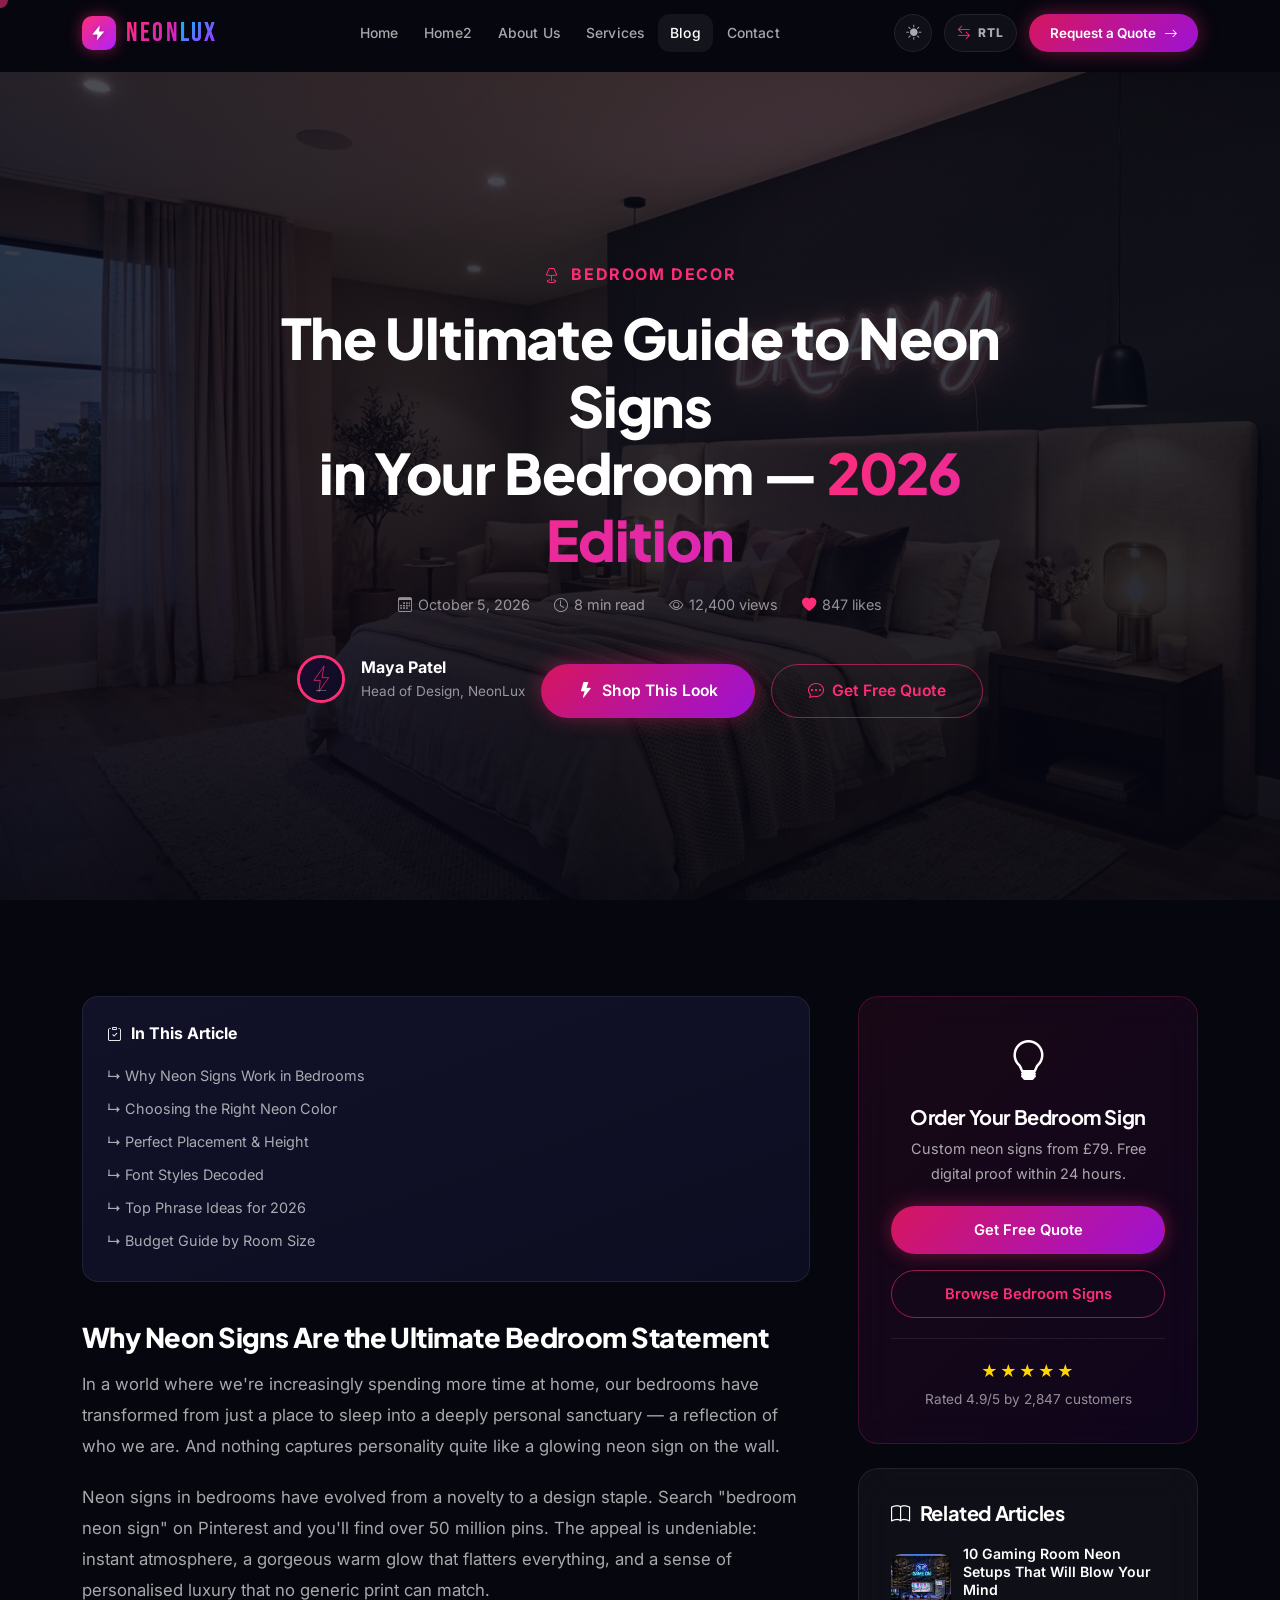
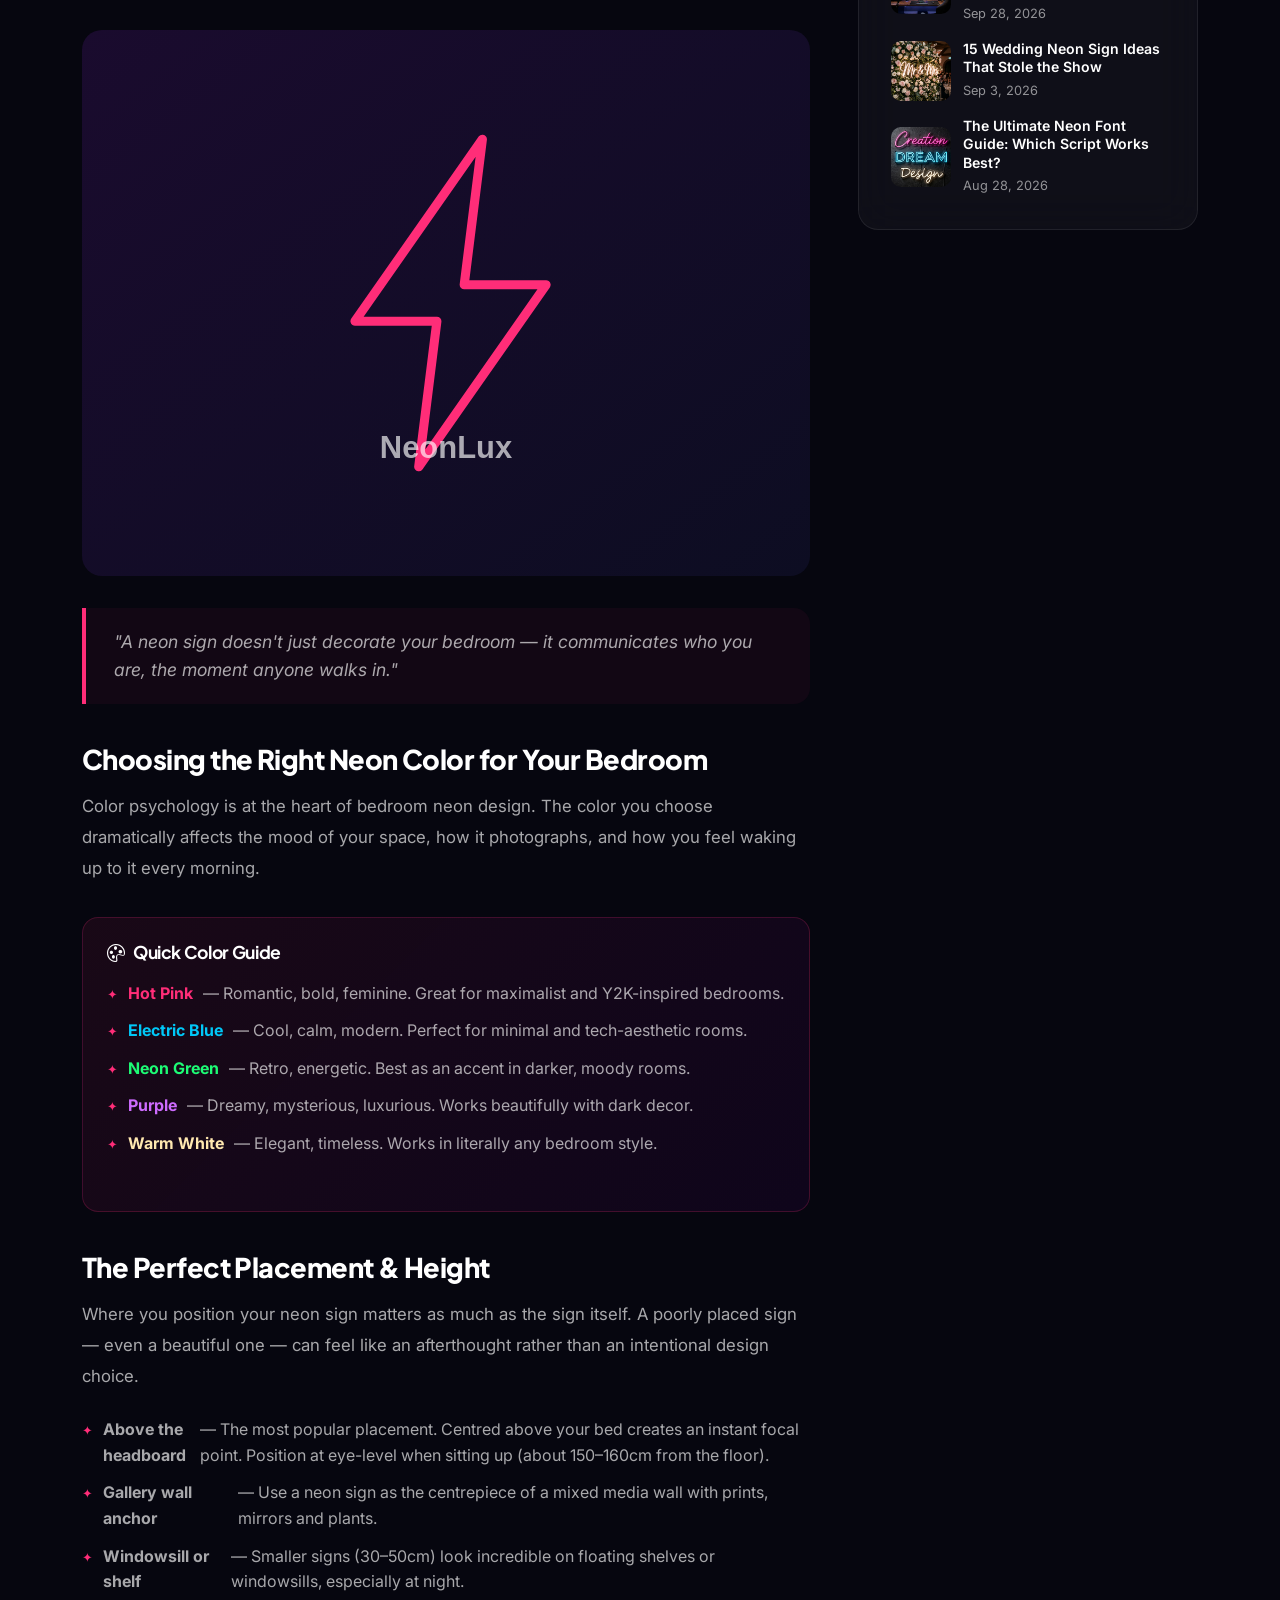
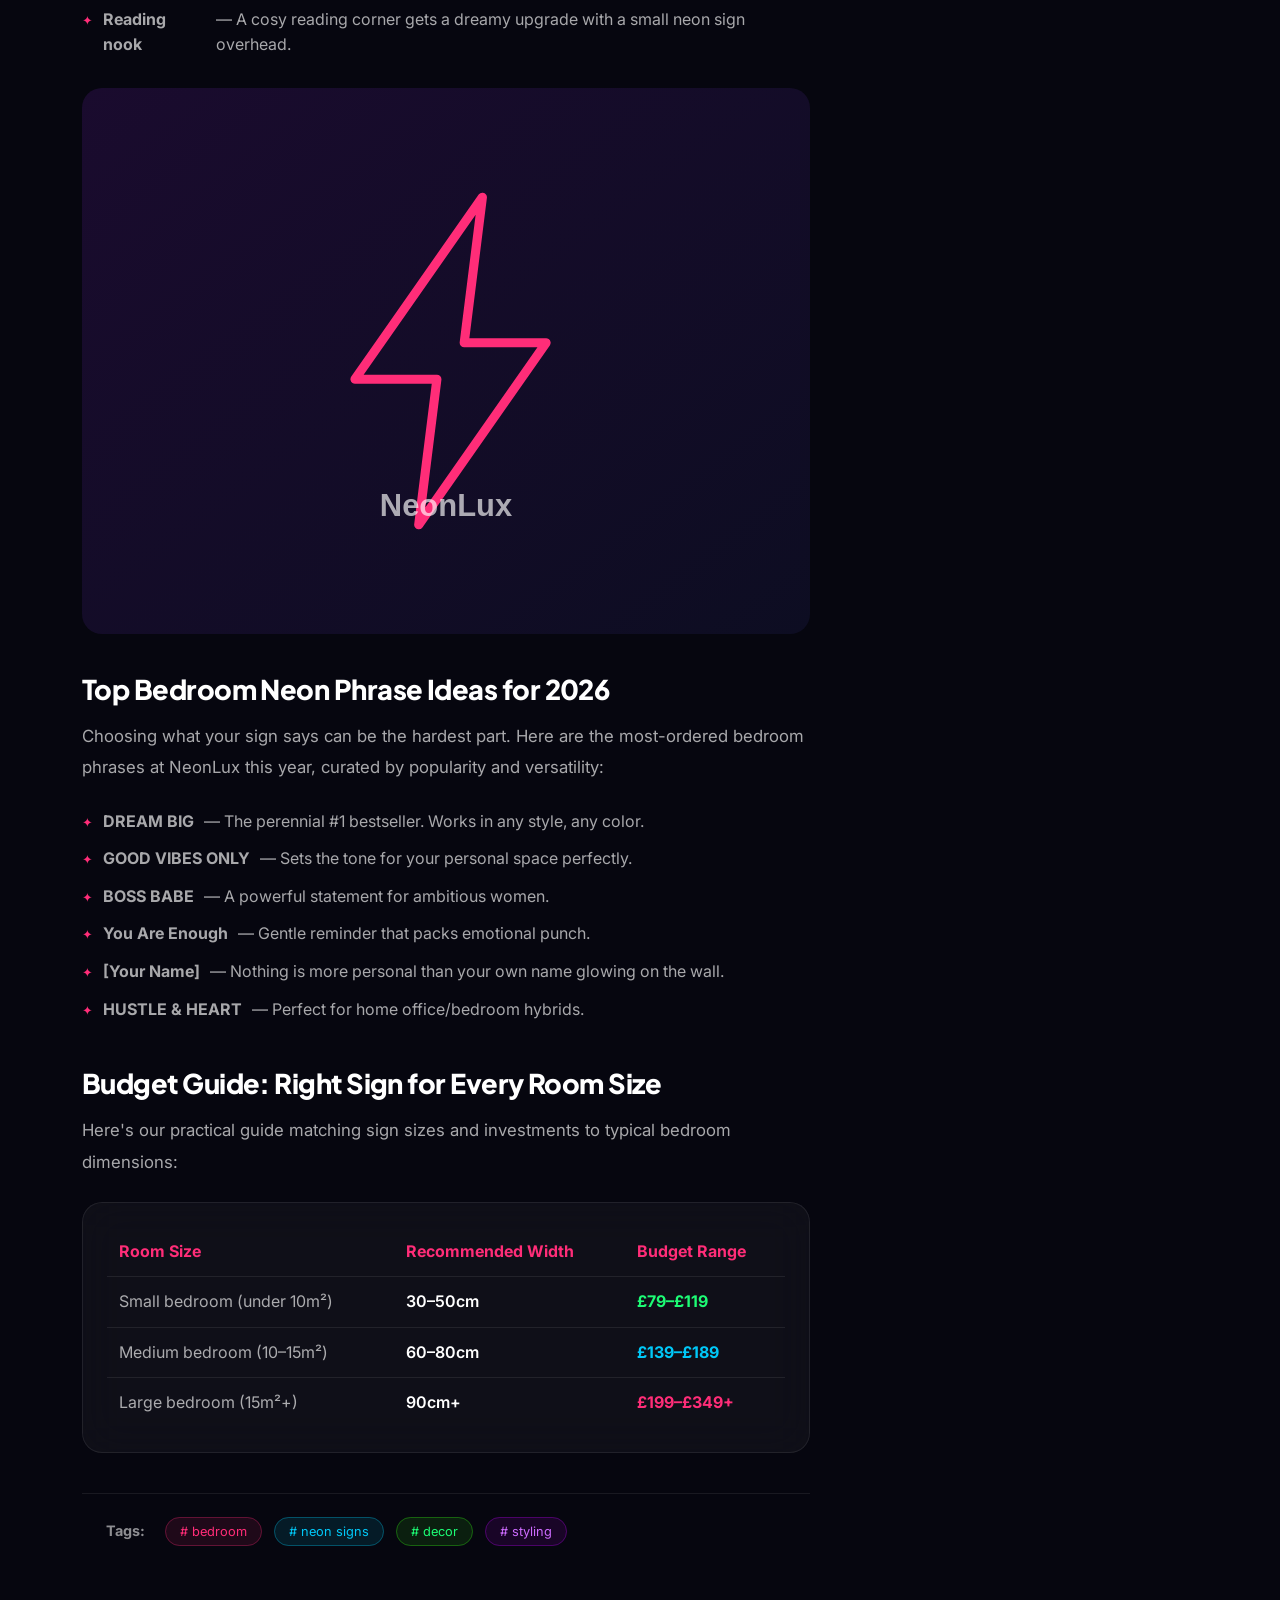
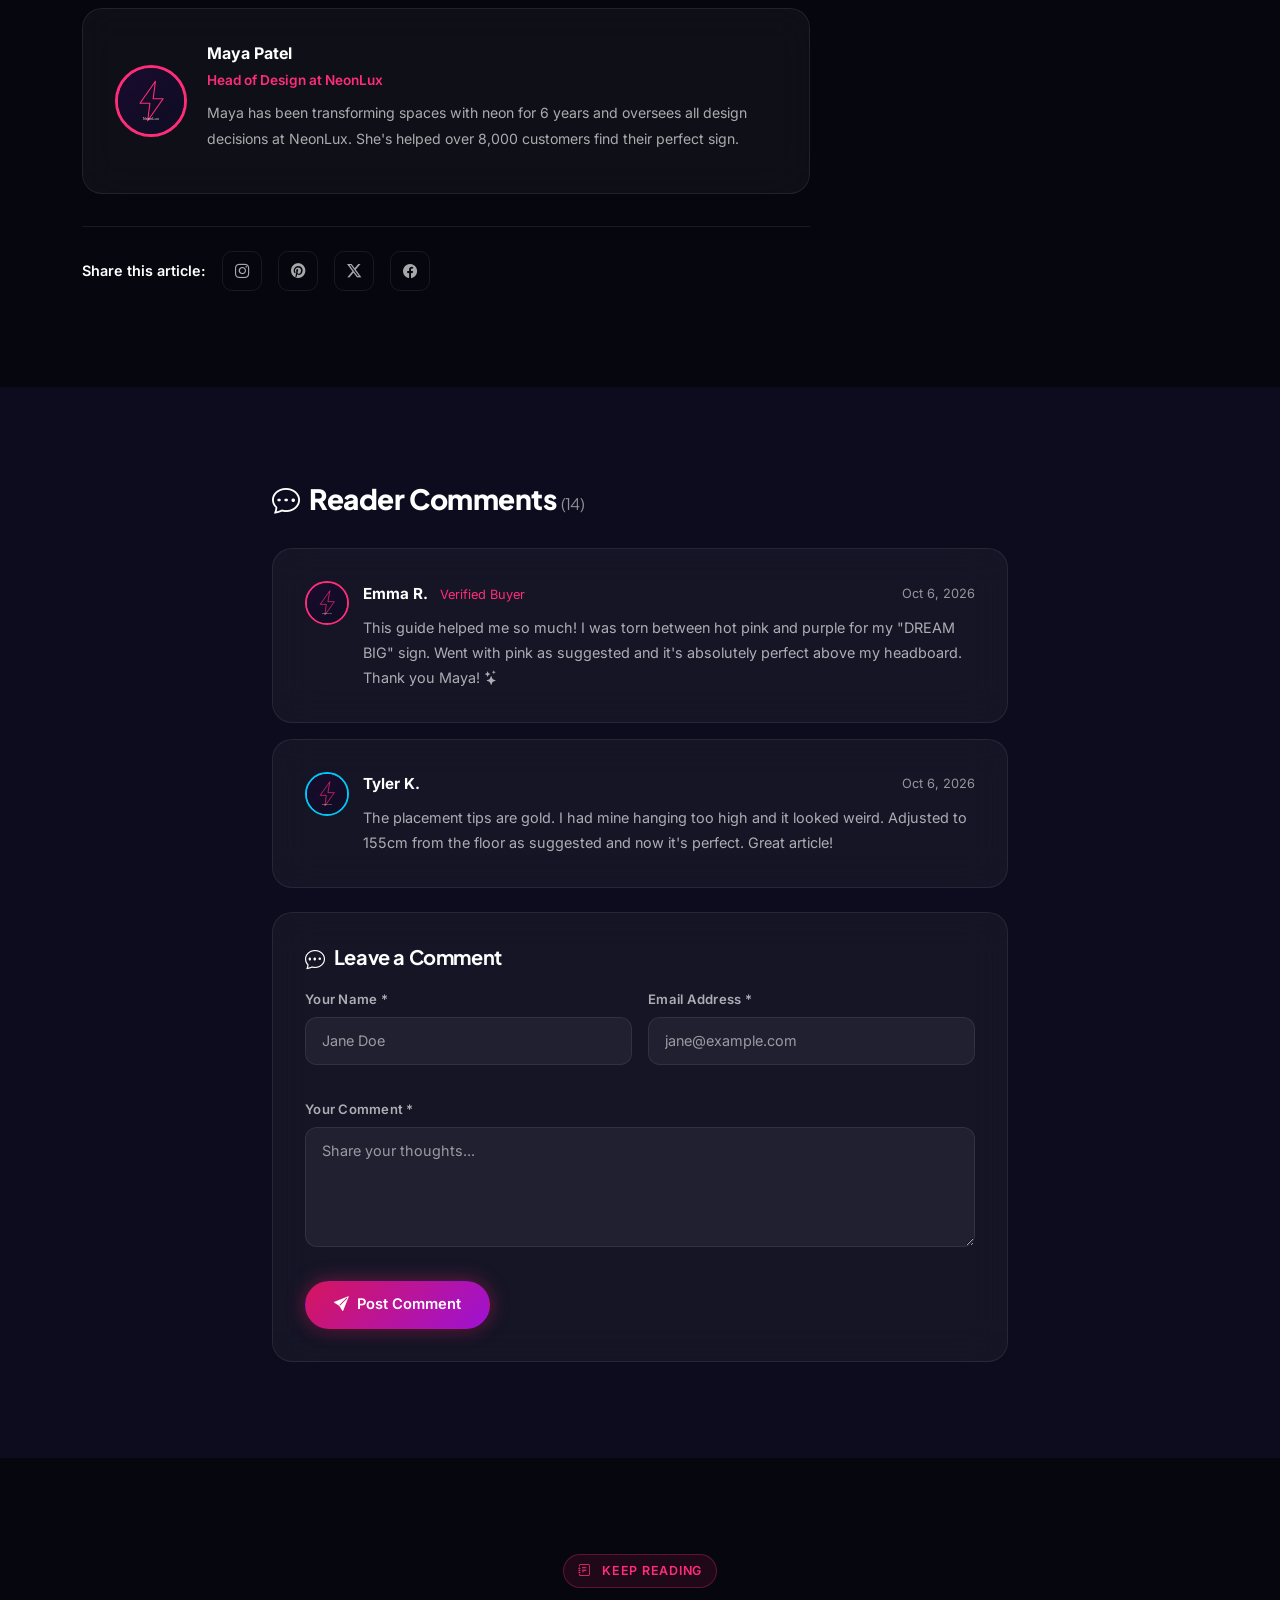
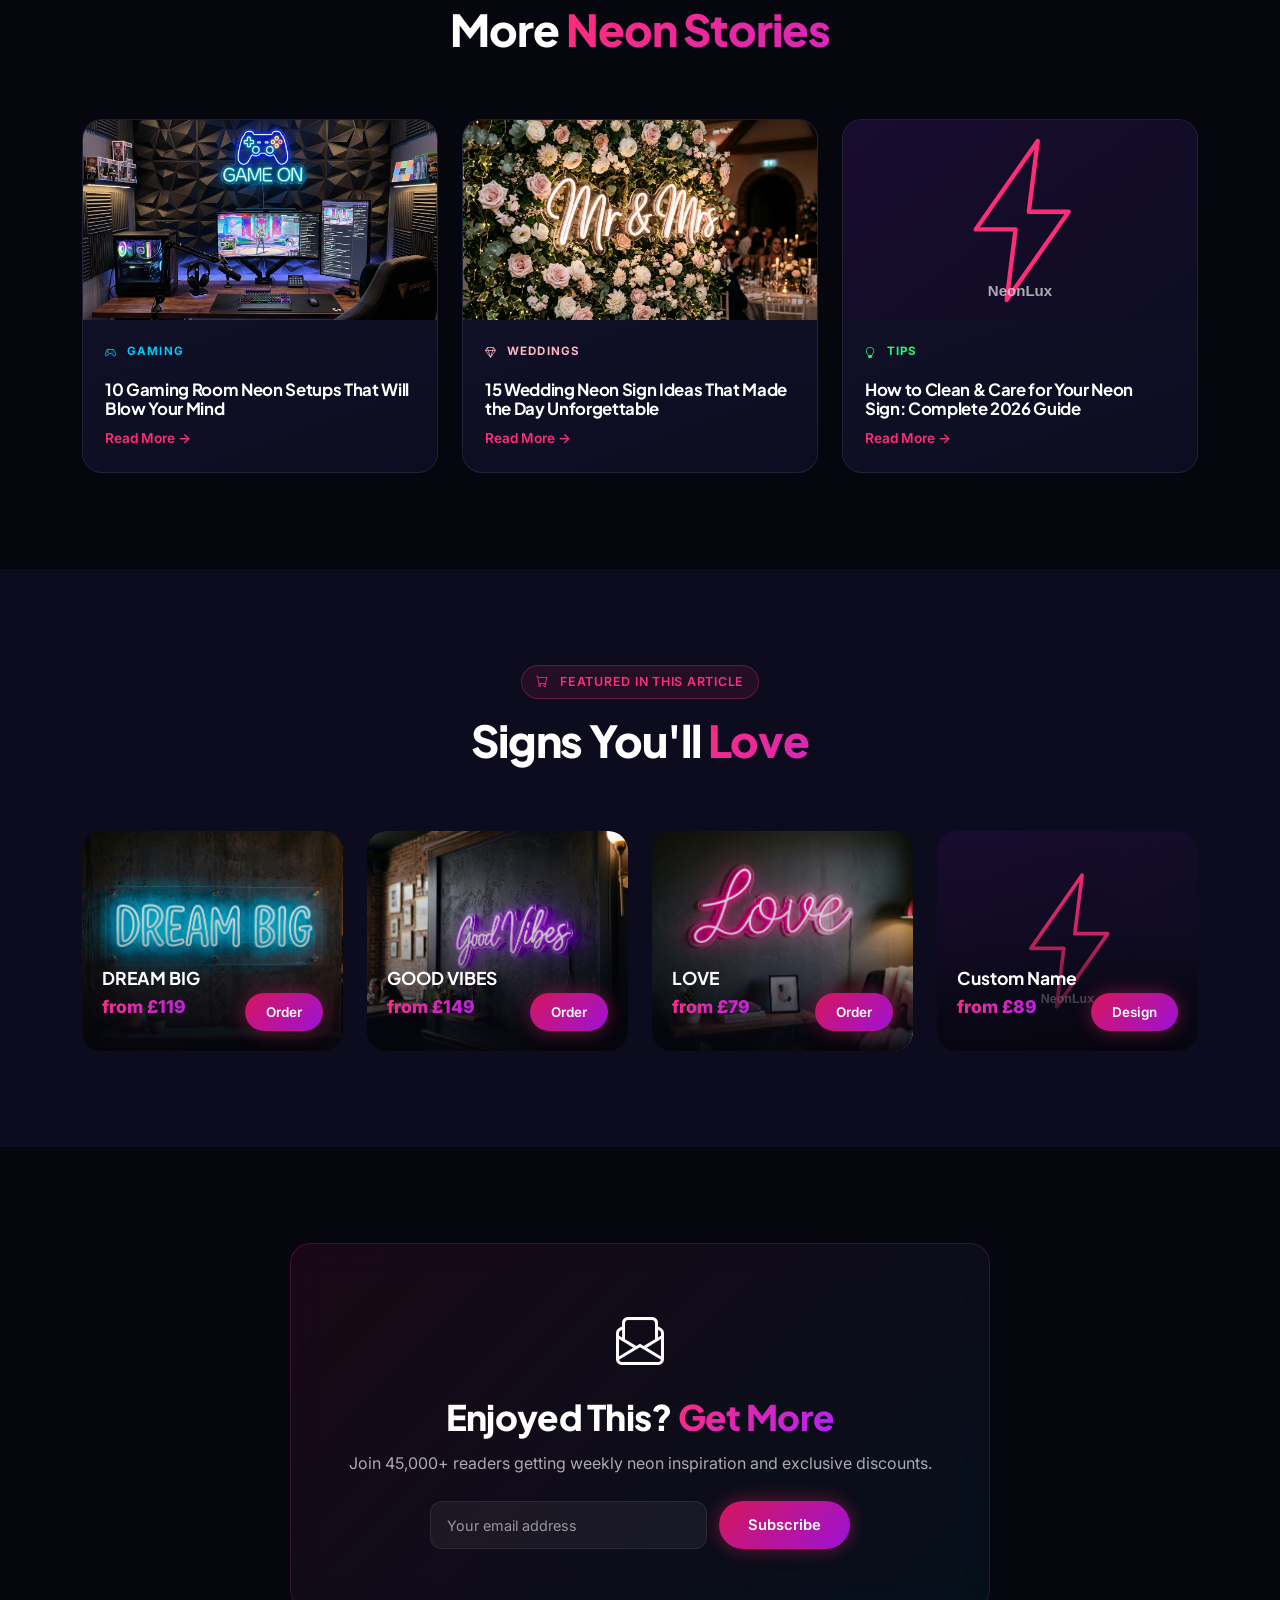
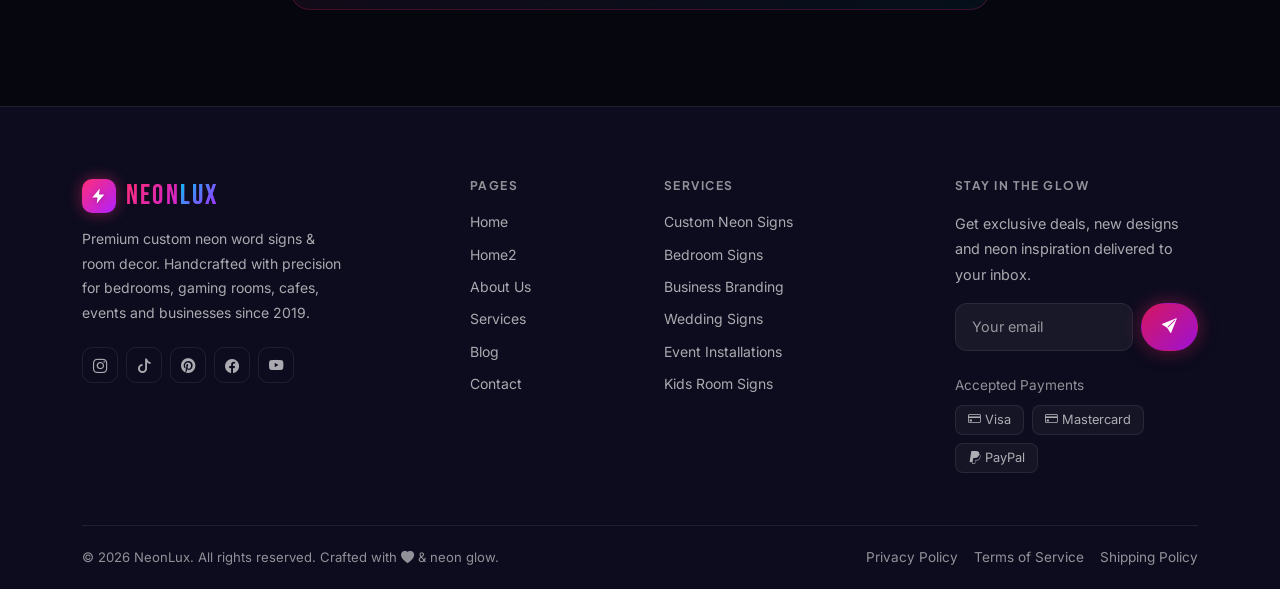
<file: blog-details.html>
<!DOCTYPE html>
<html lang="en" data-theme="dark">
<head>
  <meta charset="UTF-8" />
  <meta name="viewport" content="width=device-width, initial-scale=1.0" />
  <link rel="preconnect" href="https://fonts.googleapis.com" />
  <link rel="preconnect" href="https://fonts.gstatic.com" crossorigin />
  <link href="https://fonts.googleapis.com/css2?family=Inter:wght@300;400;500;600;700;800;900&family=Plus+Jakarta+Sans:wght@400;500;600;700;800;900&family=Bebas+Neue&display=swap" rel="stylesheet" />
  <meta name="description" content="The Ultimate Guide to Neon Signs in Your Bedroom 2026 — Expert styling tips, color psychology, placement advice and real bedroom transformations from NeonLux." />
  <title>The Ultimate Bedroom Neon Sign Guide 2026 | NeonLux Blog</title>
  <link rel="icon" type="image/svg+xml" href="data:image/svg+xml,<svg xmlns='http://www.w3.org/2000/svg' viewBox='0 0 64 64'><defs><linearGradient id='g' x1='0' y1='0' x2='1' y2='1'><stop offset='0' stop-color='%23FF2D78'/><stop offset='1' stop-color='%23B020FF'/></linearGradient></defs><rect width='64' height='64' rx='14' fill='url(%23g)'/><path d='M35 6 14 36h11l-2 22 21-30H33l2-22z' fill='white'/></svg>" />
  <link href="https://cdn.jsdelivr.net/npm/bootstrap@5.3.3/dist/css/bootstrap.min.css" rel="stylesheet" />
  <link href="https://cdn.jsdelivr.net/npm/bootstrap-icons@1.11.3/font/bootstrap-icons.min.css" rel="stylesheet" />
  <link href="https://unpkg.com/aos@2.3.4/dist/aos.css" rel="stylesheet" />
  <link rel="stylesheet" href="css/style.css" />
  <style>
    .article-body h2 { font-size: 1.7rem; font-weight: 800; margin: 2.5rem 0 1rem; color: var(--t1); }
    .article-body h3 { font-size: 1.3rem; font-weight: 700; margin: 2rem 0 0.75rem; color: var(--t1); }
    .article-body p { color: var(--t2); font-size: 1.05rem; line-height: 1.85; margin-bottom: 1.2rem; }
    .article-body ul { list-style: none; padding: 0; margin-bottom: 1.5rem; }
    .article-body ul li { padding: 6px 0; color: var(--t2); font-size: 1rem; display: flex; align-items: flex-start; gap: 10px; }
    .article-body ul li::before { content: '✦'; color: var(--pink); font-size: 0.8rem; margin-top: 4px; flex-shrink: 0; }
    .article-body blockquote { border-left: 4px solid var(--pink); padding: 20px 28px; margin: 2rem 0; background: rgba(255,45,120,0.05); border-radius: 0 16px 16px 0; font-size: 1.1rem; font-style: italic; color: var(--t2); }
    .article-body img { width: 100%; border-radius: 20px; margin: 1.5rem 0; object-fit: cover; }
    .article-body .callout { background: linear-gradient(135deg, rgba(255,45,120,0.08), rgba(191,0,255,0.05)); border: 1px solid rgba(255,45,120,0.2); border-radius: 16px; padding: 24px; margin: 2rem 0; }
    .toc { background: var(--gradient-card); border: 1px solid var(--glass-border); border-radius: 16px; padding: 24px; margin-bottom: 2rem; }
    .toc-title { font-weight: 700; font-size: 1rem; margin-bottom: 12px; }
    .toc a { display: block; color: var(--t2); font-size: 0.9rem; padding: 5px 0; transition: all 0.3s ease; }
    .toc a:hover { color: var(--pink); padding-left: 8px; }
  </style>
</head>
<body>

<div class="cursor-glow" id="cursorGlow"></div>
<div class="lightbox-overlay" id="lightboxOverlay">
  <button class="lightbox-close"><i class="bi bi-x-lg"></i></button>
  <img src="" alt="Blog Image" class="lightbox-img" />
</div>

<!-- NAVBAR -->
<nav class="navbar navbar-expand-lg" id="mainNavbar">
  <div class="container">
    <a class="navbar-brand" href="index.html"><span class="logo-mark" aria-hidden="true"><svg viewBox="0 0 24 24" fill="currentColor" aria-hidden="true"><path d="M13 2 3 14h7l-1 8 10-12h-7l1-8z"/></svg></span><span class="logo-text">Neon<span>Lux</span></span></a>
    <div class="nav-trigger-group d-lg-none">
      <button type="button" class="theme-toggle-btn" id="themeToggleMobile" aria-label="Switch to light theme" title="Toggle theme"><i class="bi bi-sun-fill"></i></button>
      <button type="button" class="rtl-toggle-btn" id="rtlToggleMobile" aria-label="Switch to right-to-left layout" title="Switch layout direction"><i class="bi bi-arrow-left-right" aria-hidden="true"></i> <span class="rtl-label">RTL</span></button>
      <button class="navbar-toggler" type="button" data-bs-toggle="collapse" data-bs-target="#navbarNav" aria-controls="navbarNav" aria-expanded="false" aria-label="Toggle navigation">
        <span class="navbar-toggler-icon"></span>
      </button>
    </div>
    <div class="collapse navbar-collapse" id="navbarNav">
                  <ul class="navbar-nav mx-auto">
        <li class="nav-item"><a class="nav-link" href="index.html">Home</a></li>
        <li class="nav-item"><a class="nav-link" href="home2.html">Home2</a></li>
        <li class="nav-item"><a class="nav-link" href="about.html">About Us</a></li>
        <li class="nav-item"><a class="nav-link" href="services.html">Services</a></li>
        <li class="nav-item"><a class="nav-link active" href="blog.html">Blog</a></li>
        <li class="nav-item"><a class="nav-link" href="contact.html">Contact</a></li>
      </ul>
      <div class="nav-actions">
        <button type="button" class="theme-toggle-btn d-none d-lg-flex" id="themeToggleDesktop" aria-label="Switch to light theme" title="Toggle theme"><i class="bi bi-sun-fill"></i></button>
        <button type="button" class="rtl-toggle-btn d-none d-lg-inline-flex" id="rtlToggleDesktop" aria-label="Switch to right-to-left layout" title="Switch layout direction"><i class="bi bi-arrow-left-right" aria-hidden="true"></i> <span class="rtl-label">RTL</span></button>
        <a href="contact.html" class="btn-neon btn-neon-sm">Request a Quote <i class="bi bi-arrow-right"></i></a>
      </div>
    </div>
  </div>
</nav>

<!-- ===== SECTION 1: ARTICLE HERO ===== -->
<section class="page-hero">
  <div style="position:absolute;inset:0;overflow:hidden;">
    <img id="articleHeroImg" src="images/bedroom-neon-sign.jpg" alt="Bedroom neon sign article hero" style="width:100%;height:100%;object-fit:cover;opacity:0.5;" />
    <div style="position:absolute;inset:0;background:linear-gradient(to bottom, rgba(5,5,15,0.45), rgba(5,5,15,0.85));"></div>
  </div>
  <div class="container" style="position:relative;z-index:2;">
    <div class="row justify-content-center text-center">
      <div class="col-lg-8">
        <div class="blog-tag mb-3" id="articleTag" data-aos="fade-up" style="font-size:1rem;"><i class="bi bi-lamp" aria-hidden="true"></i> Bedroom Decor</div>
        <h1 id="articleTitle" style="font-size:clamp(2rem,5vw,3.5rem);font-weight:900;line-height:1.2;margin-bottom:20px;" data-aos="fade-up" data-aos-delay="100">
          The Ultimate Guide to Neon Signs<br>in Your Bedroom — <span class="neon-text">2026 Edition</span>
        </h1>
        <div class="d-flex justify-content-center gap-4 flex-wrap mb-4" data-aos="fade-up" data-aos-delay="200">
          <span id="articleDate" style="color:var(--t3);font-size:0.9rem;display:flex;align-items:center;gap:6px;"><i class="bi bi-calendar3"></i> October 5, 2026</span>
          <span id="articleRead" style="color:var(--t3);font-size:0.9rem;display:flex;align-items:center;gap:6px;"><i class="bi bi-clock"></i> 8 min read</span>
          <span id="articleViews" style="color:var(--t3);font-size:0.9rem;display:flex;align-items:center;gap:6px;"><i class="bi bi-eye"></i> 12,400 views</span>
          <span style="color:var(--t3);font-size:0.9rem;display:flex;align-items:center;gap:6px;"><i class="bi bi-heart-fill" style="color:var(--pink);"></i> 847 likes</span>
        </div>
        <div class="d-flex justify-content-center align-items-center gap-3" data-aos="fade-up" data-aos-delay="300">
          <img src="https://i.pravatar.cc/60?img=47" alt="Maya Patel" style="width:48px;height:48px;border-radius:50%;object-fit:cover;border:3px solid var(--pink);" />
          <div style="text-align:left;">
            <div style="font-weight:700;">Maya Patel</div>
            <div style="font-size:0.85rem;color:var(--t3);">Head of Design, NeonLux</div>
          </div>
        <div class="hero-cta d-flex flex-wrap gap-3 justify-content-center mt-4" data-aos="fade-up" data-aos-delay="400">
          <a href="services.html" class="btn-neon btn-neon-lg"><i class="bi bi-lightning-fill"></i> Shop This Look</a>
          <a href="contact.html" class="btn-neon-outline btn-neon-lg"><i class="bi bi-chat-dots"></i> Get Free Quote</a>
        </div>
        </div>
      </div>
    </div>
  </div>
</section>

<!-- ===== SECTION 2: ARTICLE BODY ===== -->
<section class="section-pad">
  <div class="container">
    <div class="row g-5">
      <!-- Main Article -->
      <div class="col-lg-8">
        <article class="article-body" data-aos="fade-up">
          <!-- Breadcrumb -->

          <!-- TOC -->
          <div class="toc">
            <div class="toc-title"><i class="bi bi-clipboard-check" aria-hidden="true"></i> In This Article</div>
            <a href="#intro">↳ Why Neon Signs Work in Bedrooms</a>
            <a href="#color">↳ Choosing the Right Neon Color</a>
            <a href="#placement">↳ Perfect Placement & Height</a>
            <a href="#fonts">↳ Font Styles Decoded</a>
            <a href="#phrases">↳ Top Phrase Ideas for 2026</a>
            <a href="#budget">↳ Budget Guide by Room Size</a>
          </div>

          <h2 id="intro">Why Neon Signs Are the Ultimate Bedroom Statement</h2>
          <p>In a world where we're increasingly spending more time at home, our bedrooms have transformed from just a place to sleep into a deeply personal sanctuary — a reflection of who we are. And nothing captures personality quite like a glowing neon sign on the wall.</p>
          <p>Neon signs in bedrooms have evolved from a novelty to a design staple. Search "bedroom neon sign" on Pinterest and you'll find over 50 million pins. The appeal is undeniable: instant atmosphere, a gorgeous warm glow that flatters everything, and a sense of personalised luxury that no generic print can match.</p>

          <img src="https://images.unsplash.com/photo-1615873968403-89e068629265?w=900&auto=format&fit=crop" alt="Beautiful bedroom with pink neon dream sign" loading="lazy" />

          <blockquote>"A neon sign doesn't just decorate your bedroom — it communicates who you are, the moment anyone walks in."</blockquote>

          <h2 id="color">Choosing the Right Neon Color for Your Bedroom</h2>
          <p>Color psychology is at the heart of bedroom neon design. The color you choose dramatically affects the mood of your space, how it photographs, and how you feel waking up to it every morning.</p>

          <div class="callout">
            <h3 style="margin-top:0;font-size:1.1rem;"><i class="bi bi-palette" aria-hidden="true"></i> Quick Color Guide</h3>
            <ul>
              <li><strong style="color:var(--pink);">Hot Pink</strong> — Romantic, bold, feminine. Great for maximalist and Y2K-inspired bedrooms.</li>
              <li><strong style="color:var(--blue);">Electric Blue</strong> — Cool, calm, modern. Perfect for minimal and tech-aesthetic rooms.</li>
              <li><strong style="color:var(--green);">Neon Green</strong> — Retro, energetic. Best as an accent in darker, moody rooms.</li>
              <li><strong style="color:#CE6BFF;">Purple</strong> — Dreamy, mysterious, luxurious. Works beautifully with dark decor.</li>
              <li><strong style="color:#ffe8b0;">Warm White</strong> — Elegant, timeless. Works in literally any bedroom style.</li>
            </ul>
          </div>

          <h2 id="placement">The Perfect Placement & Height</h2>
          <p>Where you position your neon sign matters as much as the sign itself. A poorly placed sign — even a beautiful one — can feel like an afterthought rather than an intentional design choice.</p>
          <ul>
            <li><strong>Above the headboard</strong> — The most popular placement. Centred above your bed creates an instant focal point. Position at eye-level when sitting up (about 150–160cm from the floor).</li>
            <li><strong>Gallery wall anchor</strong> — Use a neon sign as the centrepiece of a mixed media wall with prints, mirrors and plants.</li>
            <li><strong>Windowsill or shelf</strong> — Smaller signs (30–50cm) look incredible on floating shelves or windowsills, especially at night.</li>
            <li><strong>Reading nook</strong> — A cosy reading corner gets a dreamy upgrade with a small neon sign overhead.</li>
          </ul>

          <img src="https://images.unsplash.com/photo-1595428774223-ef52624120d2?w=900&auto=format&fit=crop" alt="Neon sign above bedroom headboard" loading="lazy" />

          <h2 id="phrases">Top Bedroom Neon Phrase Ideas for 2026</h2>
          <p>Choosing what your sign says can be the hardest part. Here are the most-ordered bedroom phrases at NeonLux this year, curated by popularity and versatility:</p>
          <ul>
            <li><strong>DREAM BIG</strong> — The perennial #1 bestseller. Works in any style, any color.</li>
            <li><strong>GOOD VIBES ONLY</strong> — Sets the tone for your personal space perfectly.</li>
            <li><strong>BOSS BABE</strong> — A powerful statement for ambitious women.</li>
            <li><strong>You Are Enough</strong> — Gentle reminder that packs emotional punch.</li>
            <li><strong>[Your Name]</strong> — Nothing is more personal than your own name glowing on the wall.</li>
            <li><strong>HUSTLE & HEART</strong> — Perfect for home office/bedroom hybrids.</li>
          </ul>

          <h2 id="budget">Budget Guide: Right Sign for Every Room Size</h2>
          <p>Here's our practical guide matching sign sizes and investments to typical bedroom dimensions:</p>

          <div class="glass-card" style="padding:24px;margin:1.5rem 0;">
            <table style="width:100%;border-collapse:collapse;">
              <thead>
                <tr style="border-bottom:1px solid var(--glass-border);">
                  <th style="padding:12px;color:var(--pink);text-align:left;font-weight:700;">Room Size</th>
                  <th style="padding:12px;color:var(--pink);text-align:left;font-weight:700;">Recommended Width</th>
                  <th style="padding:12px;color:var(--pink);text-align:left;font-weight:700;">Budget Range</th>
                </tr>
              </thead>
              <tbody>
                <tr style="border-bottom:1px solid var(--glass-border);">
                  <td style="padding:12px;color:var(--t2);">Small bedroom (under 10m²)</td>
                  <td style="padding:12px;font-weight:600;">30–50cm</td>
                  <td style="padding:12px;color:var(--green);font-weight:700;">£79–£119</td>
                </tr>
                <tr style="border-bottom:1px solid var(--glass-border);">
                  <td style="padding:12px;color:var(--t2);">Medium bedroom (10–15m²)</td>
                  <td style="padding:12px;font-weight:600;">60–80cm</td>
                  <td style="padding:12px;color:var(--blue);font-weight:700;">£139–£189</td>
                </tr>
                <tr>
                  <td style="padding:12px;color:var(--t2);">Large bedroom (15m²+)</td>
                  <td style="padding:12px;font-weight:600;">90cm+</td>
                  <td style="padding:12px;color:var(--pink);font-weight:700;">£199–£349+</td>
                </tr>
              </tbody>
            </table>
          </div>

          <!-- Article Tags -->
          <div style="margin:40px 0;padding:24px;border-top:1px solid var(--glass-border);">
            <strong style="font-size:0.9rem;color:var(--t3);margin-right:12px;">Tags:</strong>
            <span style="padding:6px 14px;border-radius:50px;background:rgba(255,45,120,0.1);border:1px solid rgba(255,45,120,0.3);font-size:0.8rem;color:var(--pink);margin:4px;"># bedroom</span>
            <span style="padding:6px 14px;border-radius:50px;background:rgba(0,212,255,0.1);border:1px solid rgba(0,212,255,0.3);font-size:0.8rem;color:var(--blue);margin:4px;"># neon signs</span>
            <span style="padding:6px 14px;border-radius:50px;background:rgba(57,255,20,0.1);border:1px solid rgba(57,255,20,0.3);font-size:0.8rem;color:var(--green);margin:4px;"># decor</span>
            <span style="padding:6px 14px;border-radius:50px;background:rgba(191,0,255,0.1);border:1px solid rgba(191,0,255,0.3);font-size:0.8rem;color:#CE6BFF;margin:4px;"># styling</span>
          </div>

          <!-- Author Box -->
          <div class="glass-card" style="display:flex;gap:20px;align-items:flex-start;flex-wrap:wrap;">
            <img src="https://i.pravatar.cc/80?img=47" alt="Maya Patel" style="width:72px;height:72px;border-radius:50%;object-fit:cover;border:3px solid var(--pink);" />
            <div style="flex:1;min-width:200px;">
              <div style="font-weight:700;font-size:1rem;margin-bottom:4px;">Maya Patel</div>
              <div style="color:var(--pink);font-size:0.85rem;font-weight:600;margin-bottom:8px;">Head of Design at NeonLux</div>
              <p style="font-size:0.88rem;color:var(--t2);margin:0;">Maya has been transforming spaces with neon for 6 years and oversees all design decisions at NeonLux. She's helped over 8,000 customers find their perfect sign.</p>
            </div>
          </div>

          <!-- Share -->
          <div style="margin-top:32px;padding-top:24px;border-top:1px solid var(--glass-border);display:flex;align-items:center;gap:16px;flex-wrap:wrap;">
            <span style="font-weight:600;font-size:0.9rem;">Share this article:</span>
            <a href="#" class="social-link" style="width:40px;height:40px;" aria-label="Share on Instagram"><i class="bi bi-instagram"></i></a>
            <a href="#" class="social-link" style="width:40px;height:40px;" aria-label="Share on Pinterest"><i class="bi bi-pinterest"></i></a>
            <a href="#" class="social-link" style="width:40px;height:40px;" aria-label="Share on Twitter"><i class="bi bi-twitter-x"></i></a>
            <a href="#" class="social-link" style="width:40px;height:40px;" aria-label="Share on Facebook"><i class="bi bi-facebook"></i></a>
          </div>
        </article>
      </div>

      <!-- Sidebar -->
      <div class="col-lg-4" data-aos="fade-left">
        <!-- Order CTA -->
        <div class="glass-card mb-4" style="background:linear-gradient(135deg,rgba(255,45,120,0.08),rgba(191,0,255,0.05));border-color:rgba(255,45,120,0.2);text-align:center;position:sticky;top:100px;">
          <div style="font-size:2.5rem;margin-bottom:12px;"><i class="bi bi-lightbulb" aria-hidden="true"></i></div>
          <h5 style="font-weight:700;margin-bottom:8px;">Order Your Bedroom Sign</h5>
          <p style="font-size:0.9rem;color:var(--t2);margin-bottom:20px;">Custom neon signs from £79. Free digital proof within 24 hours.</p>
          <a href="contact.html" class="btn-neon w-100 justify-content-center mb-3">Get Free Quote</a>
          <a href="services.html" class="btn-neon-outline w-100 justify-content-center">Browse Bedroom Signs</a>
          <div style="margin-top:20px;padding-top:20px;border-top:1px solid var(--glass-border);">
            <div class="rating" style="font-size:1rem;margin-bottom:4px;">★★★★★</div>
            <div style="font-size:0.85rem;color:var(--t3);">Rated 4.9/5 by 2,847 customers</div>
          </div>
        </div>

        <!-- Related Posts -->
        <div class="glass-card">
          <h5 style="font-weight:700;margin-bottom:20px;"><i class="bi bi-book" aria-hidden="true"></i> Related Articles</h5>
          <div style="display:flex;flex-direction:column;gap:16px;">
            <a href="blog-details.html?post=gaming-setups" style="display:flex;gap:12px;align-items:center;text-decoration:none;color:var(--t1);">
              <img src="images/gaming-room-neon.jpg" alt="Gaming room neon setups" style="width:60px;height:60px;border-radius:10px;object-fit:cover;" loading="lazy" />
              <div>
                <div style="font-size:0.88rem;font-weight:600;line-height:1.3;margin-bottom:4px;">10 Gaming Room Neon Setups That Will Blow Your Mind</div>
                <div style="font-size:0.8rem;color:var(--t3);">Sep 28, 2026</div>
              </div>
            </a>
            <a href="blog-details.html?post=wedding-ideas" style="display:flex;gap:12px;align-items:center;text-decoration:none;color:var(--t1);">
              <img src="images/wedding-mr-mrs-neon.jpg" alt="Wedding neon sign ideas" style="width:60px;height:60px;border-radius:10px;object-fit:cover;" loading="lazy" />
              <div>
                <div style="font-size:0.88rem;font-weight:600;line-height:1.3;margin-bottom:4px;">15 Wedding Neon Sign Ideas That Stole the Show</div>
                <div style="font-size:0.8rem;color:var(--t3);">Sep 3, 2026</div>
              </div>
            </a>
            <a href="blog-details.html?post=font-guide" style="display:flex;gap:12px;align-items:center;text-decoration:none;color:var(--t1);">
              <img src="images/neon-fonts-guide.jpg" alt="Neon font styles guide" style="width:60px;height:60px;border-radius:10px;object-fit:cover;" loading="lazy" />
              <div>
                <div style="font-size:0.88rem;font-weight:600;line-height:1.3;margin-bottom:4px;">The Ultimate Neon Font Guide: Which Script Works Best?</div>
                <div style="font-size:0.8rem;color:var(--t3);">Aug 28, 2026</div>
              </div>
            </a>
          </div>
        </div>
      </div>
    </div>
  </div>
</section>

<!-- ===== SECTION 3: COMMENTS ===== -->
<section class="section-pad" style="background:var(--bg-1);">
  <div class="container">
    <div class="row justify-content-center">
      <div class="col-lg-8">
        <h3 style="font-weight:800;margin-bottom:32px;"><i class="bi bi-chat-dots" aria-hidden="true"></i> Reader Comments <span style="font-size:1rem;color:var(--t3);font-weight:400;">(14)</span></h3>

        <!-- Comment 1 -->
        <div class="glass-card mb-3">
          <div style="display:flex;gap:14px;align-items:flex-start;">
            <img src="https://i.pravatar.cc/50?img=9" alt="Emma" style="width:44px;height:44px;border-radius:50%;object-fit:cover;border:2px solid var(--pink);" />
            <div style="flex:1;">
              <div style="display:flex;justify-content:space-between;align-items:center;flex-wrap:wrap;gap:8px;margin-bottom:8px;">
                <div>
                  <span style="font-weight:700;font-size:0.95rem;">Emma R.</span>
                  <span style="color:var(--pink);font-size:0.8rem;margin-left:8px;">Verified Buyer</span>
                </div>
                <span style="font-size:0.8rem;color:var(--t3);">Oct 6, 2026</span>
              </div>
              <p style="font-size:0.9rem;color:var(--t2);margin:0;">This guide helped me so much! I was torn between hot pink and purple for my "DREAM BIG" sign. Went with pink as suggested and it's absolutely perfect above my headboard. Thank you Maya! <i class="bi bi-stars" aria-hidden="true"></i></p>
            </div>
          </div>
        </div>

        <div class="glass-card mb-3">
          <div style="display:flex;gap:14px;align-items:flex-start;">
            <img src="https://i.pravatar.cc/50?img=15" alt="Tyler" style="width:44px;height:44px;border-radius:50%;object-fit:cover;border:2px solid var(--blue);" />
            <div style="flex:1;">
              <div style="display:flex;justify-content:space-between;align-items:center;flex-wrap:wrap;gap:8px;margin-bottom:8px;">
                <span style="font-weight:700;font-size:0.95rem;">Tyler K.</span>
                <span style="font-size:0.8rem;color:var(--t3);">Oct 6, 2026</span>
              </div>
              <p style="font-size:0.9rem;color:var(--t2);margin:0;">The placement tips are gold. I had mine hanging too high and it looked weird. Adjusted to 155cm from the floor as suggested and now it's perfect. Great article!</p>
            </div>
          </div>
        </div>

        <!-- Comment Form -->
        <div class="glass-card mt-4">
          <h5 style="font-weight:700;margin-bottom:20px;"><i class="bi bi-chat-dots" aria-hidden="true"></i> Leave a Comment</h5>
          <form data-validate>
            <div class="row g-3">
              <div class="col-md-6">
                <div class="form-group">
                  <label class="form-label">Your Name *</label>
                  <input type="text" class="form-control" placeholder="Jane Doe" required />
                </div>
              </div>
              <div class="col-md-6">
                <div class="form-group">
                  <label class="form-label">Email Address *</label>
                  <input type="email" class="form-control" placeholder="jane@example.com" required />
                </div>
              </div>
              <div class="col-12">
                <div class="form-group">
                  <label class="form-label">Your Comment *</label>
                  <textarea class="form-control" placeholder="Share your thoughts..." required></textarea>
                </div>
              </div>
              <div class="col-12">
                <button type="submit" class="btn-neon"><i class="bi bi-send-fill"></i> Post Comment</button>
              </div>
            </div>
          </form>
        </div>
      </div>
    </div>
  </div>
</section>

<!-- ===== SECTION 4: MORE ARTICLES ===== -->
<section class="section-pad">
  <div class="container">
    <div class="text-center section-header">
      <div class="badge-neon mb-3" data-aos="fade-up"><i class="bi bi-journal-text" aria-hidden="true"></i> Keep Reading</div>
      <h2 class="section-title" data-aos="fade-up" data-aos-delay="100">More <span>Neon Stories</span></h2>
    </div>
    <div class="row g-4">
      <div class="col-md-4" data-aos="fade-up" data-aos-delay="0">
        <div class="blog-card h-100">
          <img src="images/gaming-room-neon.jpg" alt="Gaming room neon setups" style="width:100%;height:200px;object-fit:cover;" loading="lazy" />
          <div class="blog-card-body">
            <div class="blog-tag" style="color:var(--blue);"><i class="bi bi-controller" aria-hidden="true"></i> Gaming</div>
            <h5 style="font-size:1.05rem;font-weight:700;margin:10px 0;"><a href="blog-details.html?post=gaming-setups">10 Gaming Room Neon Setups That Will Blow Your Mind</a></h5>
            <a href="blog-details.html?post=gaming-setups" style="color:var(--pink);font-size:0.85rem;font-weight:600;">Read More →</a>
          </div>
        </div>
      </div>
      <div class="col-md-4" data-aos="fade-up" data-aos-delay="100">
        <div class="blog-card h-100">
          <img src="images/wedding-mr-mrs-neon.jpg" alt="Wedding neon sign ideas" style="width:100%;height:200px;object-fit:cover;" loading="lazy" />
          <div class="blog-card-body">
            <div class="blog-tag" style="color:#ffb6c1;"><i class="bi bi-gem" aria-hidden="true"></i> Weddings</div>
            <h5 style="font-size:1.05rem;font-weight:700;margin:10px 0;"><a href="blog-details.html?post=wedding-ideas">15 Wedding Neon Sign Ideas That Made the Day Unforgettable</a></h5>
            <a href="blog-details.html?post=wedding-ideas" style="color:var(--pink);font-size:0.85rem;font-weight:600;">Read More →</a>
          </div>
        </div>
      </div>
      <div class="col-md-4" data-aos="fade-up" data-aos-delay="200">
        <div class="blog-card h-100">
          <img src="https://images.unsplash.com/photo-1547394765-185e1e68f34e?w=600&auto=format&fit=crop" alt="Neon sign care and cleaning" style="width:100%;height:200px;object-fit:cover;" loading="lazy" />
          <div class="blog-card-body">
            <div class="blog-tag" style="color:var(--green);"><i class="bi bi-lightbulb" aria-hidden="true"></i> Tips</div>
            <h5 style="font-size:1.05rem;font-weight:700;margin:10px 0;"><a href="blog-details.html?post=neon-care">How to Clean & Care for Your Neon Sign: Complete 2026 Guide</a></h5>
            <a href="blog-details.html?post=neon-care" style="color:var(--pink);font-size:0.85rem;font-weight:600;">Read More →</a>
          </div>
        </div>
      </div>
    </div>
  </div>
</section>

<!-- ===== SECTION 5: PRODUCT MENTIONS ===== -->
<section class="section-pad" style="background:var(--bg-1);">
  <div class="container">
    <div class="text-center section-header">
      <div class="badge-neon mb-3" data-aos="fade-up"><i class="bi bi-cart" aria-hidden="true"></i> Featured in This Article</div>
      <h2 class="section-title" data-aos="fade-up" data-aos-delay="100">Signs You'll <span>Love</span></h2>
    </div>
    <div class="row g-4">
      <div class="col-md-6 col-lg-3" data-aos="fade-up" data-aos-delay="0">
        <div class="neon-card">
          <img src="images/dream-big-blue-neon.jpg" alt="DREAM BIG neon sign" style="height:220px;object-fit:cover;" loading="lazy" />
          <div class="neon-card-overlay">
            <div class="neon-card-title">DREAM BIG</div>
            <div style="display:flex;justify-content:space-between;"><div class="neon-card-price">from £119</div><a href="service-details.html" class="btn-neon btn-neon-sm">Order</a></div>
          </div>
        </div>
      </div>
      <div class="col-md-6 col-lg-3" data-aos="fade-up" data-aos-delay="100">
        <div class="neon-card">
          <img src="images/good-vibes-purple-neon.jpg" alt="GOOD VIBES purple neon sign" style="height:220px;object-fit:cover;" loading="lazy" />
          <div class="neon-card-overlay">
            <div class="neon-card-title">GOOD VIBES</div>
            <div style="display:flex;justify-content:space-between;"><div class="neon-card-price">from £149</div><a href="service-details.html" class="btn-neon btn-neon-sm">Order</a></div>
          </div>
        </div>
      </div>
      <div class="col-md-6 col-lg-3" data-aos="fade-up" data-aos-delay="200">
        <div class="neon-card">
          <img src="images/love-pink-neon.jpg" alt="LOVE pink neon sign" style="height:220px;object-fit:cover;" loading="lazy" />
          <div class="neon-card-overlay">
            <div class="neon-card-title">LOVE</div>
            <div style="display:flex;justify-content:space-between;"><div class="neon-card-price">from £79</div><a href="service-details.html" class="btn-neon btn-neon-sm">Order</a></div>
          </div>
        </div>
      </div>
      <div class="col-md-6 col-lg-3" data-aos="fade-up" data-aos-delay="300">
        <div class="neon-card">
          <img src="https://images.unsplash.com/photo-1563089145-599997674d42?w=500&auto=format&fit=crop" alt="Custom handcrafted name neon sign" style="height:220px;" loading="lazy" />
          <div class="neon-card-overlay">
            <div class="neon-card-title">Custom Name</div>
            <div style="display:flex;justify-content:space-between;"><div class="neon-card-price">from £89</div><a href="contact.html" class="btn-neon btn-neon-sm">Design</a></div>
          </div>
        </div>
      </div>
    </div>
  </div>
</section>

<!-- ===== SECTION 6: NEWSLETTER ===== -->
<section class="section-pad">
  <div class="container">
    <div class="text-center glass-card" data-aos="fade-up" style="max-width:700px;margin:0 auto;background:linear-gradient(135deg,rgba(255,45,120,0.08),rgba(0,212,255,0.05));border-color:rgba(255,45,120,0.2);padding:60px 40px;">
      <div style="font-size:3rem;margin-bottom:16px;"><i class="bi bi-envelope-paper" aria-hidden="true"></i></div>
      <h2 style="font-weight:900;font-size:clamp(1.6rem,3vw,2.2rem);margin-bottom:12px;">Enjoyed This? <span style="background:var(--g-pink);-webkit-background-clip:text;-webkit-text-fill-color:transparent;background-clip:text;">Get More</span></h2>
      <p style="color:var(--t2);margin-bottom:24px;">Join 45,000+ readers getting weekly neon inspiration and exclusive discounts.</p>
      <form class="newsletter-form" style="display:flex;gap:12px;max-width:420px;margin:0 auto;flex-wrap:wrap;">
        <input type="email" class="form-control" placeholder="Your email address" required style="flex:1;min-width:180px;" />
        <button type="submit" class="btn-neon">Subscribe</button>
      </form>
    </div>
  </div>
</section>

<!-- FOOTER -->
<!-- ===== FOOTER ===== -->
<footer class="footer">
  <div class="container">
    <div class="row g-5">
      <div class="col-lg-4">
        <a href="index.html" class="footer-brand" aria-label="NeonLux Home"><span class="logo-mark" aria-hidden="true"><svg viewBox="0 0 24 24" fill="currentColor" aria-hidden="true"><path d="M13 2 3 14h7l-1 8 10-12h-7l1-8z"/></svg></span><span class="logo-text">Neon<span>Lux</span></span></a>
        <p class="footer-desc">Premium custom neon word signs & room decor. Handcrafted with precision for bedrooms, gaming rooms, cafes, events and businesses since 2019.</p>
        <div class="social-links">
          <a href="#" class="social-link" aria-label="Instagram"><i class="bi bi-instagram"></i></a>
          <a href="#" class="social-link" aria-label="TikTok"><i class="bi bi-tiktok"></i></a>
          <a href="#" class="social-link" aria-label="Pinterest"><i class="bi bi-pinterest"></i></a>
          <a href="#" class="social-link" aria-label="Facebook"><i class="bi bi-facebook"></i></a>
          <a href="#" class="social-link" aria-label="YouTube"><i class="bi bi-youtube"></i></a>
        </div>
      </div>
      <div class="col-sm-6 col-lg-2">
        <h6 class="footer-heading">Pages</h6>
        <ul class="footer-links">
          <li><a href="index.html"><i class="bi bi-arrow-right-short"></i> Home</a></li>
          <li><a href="home2.html"><i class="bi bi-arrow-right-short"></i> Home2</a></li>
          <li><a href="about.html"><i class="bi bi-arrow-right-short"></i> About Us</a></li>
          <li><a href="services.html"><i class="bi bi-arrow-right-short"></i> Services</a></li>
          <li><a href="blog.html"><i class="bi bi-arrow-right-short"></i> Blog</a></li>
          <li><a href="contact.html"><i class="bi bi-arrow-right-short"></i> Contact</a></li>
        </ul>
      </div>
      <div class="col-sm-6 col-lg-3">
        <h6 class="footer-heading">Services</h6>
        <ul class="footer-links">
          <li><a href="service-details.html"><i class="bi bi-arrow-right-short"></i> Custom Neon Signs</a></li>
          <li><a href="service-details.html"><i class="bi bi-arrow-right-short"></i> Bedroom Signs</a></li>
          <li><a href="service-details.html"><i class="bi bi-arrow-right-short"></i> Business Branding</a></li>
          <li><a href="service-details.html"><i class="bi bi-arrow-right-short"></i> Wedding Signs</a></li>
          <li><a href="service-details.html"><i class="bi bi-arrow-right-short"></i> Event Installations</a></li>
          <li><a href="service-details.html"><i class="bi bi-arrow-right-short"></i> Kids Room Signs</a></li>
        </ul>
      </div>
      <div class="col-lg-3">
        <h6 class="footer-heading">Stay in the Glow</h6>
        <p style="font-size:0.9rem;color:var(--t2);margin-bottom:16px;">Get exclusive deals, new designs and neon inspiration delivered to your inbox.</p>
        <form class="newsletter-form" style="display:flex;gap:8px;">
          <input type="email" class="form-control" placeholder="Your email" required style="flex:1;" />
          <button type="submit" class="btn-neon" style="padding:14px 20px;white-space:nowrap;"><i class="bi bi-send-fill"></i></button>
        </form>
        <div class="mt-4">
          <div style="font-size:0.85rem;color:var(--t3);margin-bottom:8px;">Accepted Payments</div>
          <div style="display:flex;gap:8px;flex-wrap:wrap;">
            <span style="padding:4px 12px;background:var(--glass-bg);border:1px solid var(--glass-border);border-radius:8px;font-size:0.8rem;color:var(--t2);"><i class="bi bi-credit-card" aria-hidden="true"></i> Visa</span>
            <span style="padding:4px 12px;background:var(--glass-bg);border:1px solid var(--glass-border);border-radius:8px;font-size:0.8rem;color:var(--t2);"><i class="bi bi-credit-card" aria-hidden="true"></i> Mastercard</span>
            <span style="padding:4px 12px;background:var(--glass-bg);border:1px solid var(--glass-border);border-radius:8px;font-size:0.8rem;color:var(--t2);"><i class="bi bi-paypal" aria-hidden="true"></i> PayPal</span>
          </div>
        </div>
      </div>
    </div>

    <div class="footer-bottom">
      <p>© 2026 NeonLux. All rights reserved. Crafted with <i class="bi bi-heart-fill" aria-hidden="true"></i> & neon glow.</p>
      <div class="d-flex gap-3 flex-wrap">
        <a href="#" style="color:var(--t3);font-size:0.85rem;">Privacy Policy</a>
        <a href="#" style="color:var(--t3);font-size:0.85rem;">Terms of Service</a>
        <a href="#" style="color:var(--t3);font-size:0.85rem;">Shipping Policy</a>
      </div>
    </div>
  </div>
</footer>

<button class="back-to-top" id="backToTop" aria-label="Back to top"><i class="bi bi-arrow-up"></i></button>

<script src="https://cdn.jsdelivr.net/npm/bootstrap@5.3.3/dist/js/bootstrap.bundle.min.js"></script>
<script src="https://unpkg.com/aos@2.3.4/dist/aos.js"></script>
<script>AOS.init({ once: true, duration: 700, offset: 80 });</script>
<script src="js/main.js"></script>
</body>
</html>
</file>
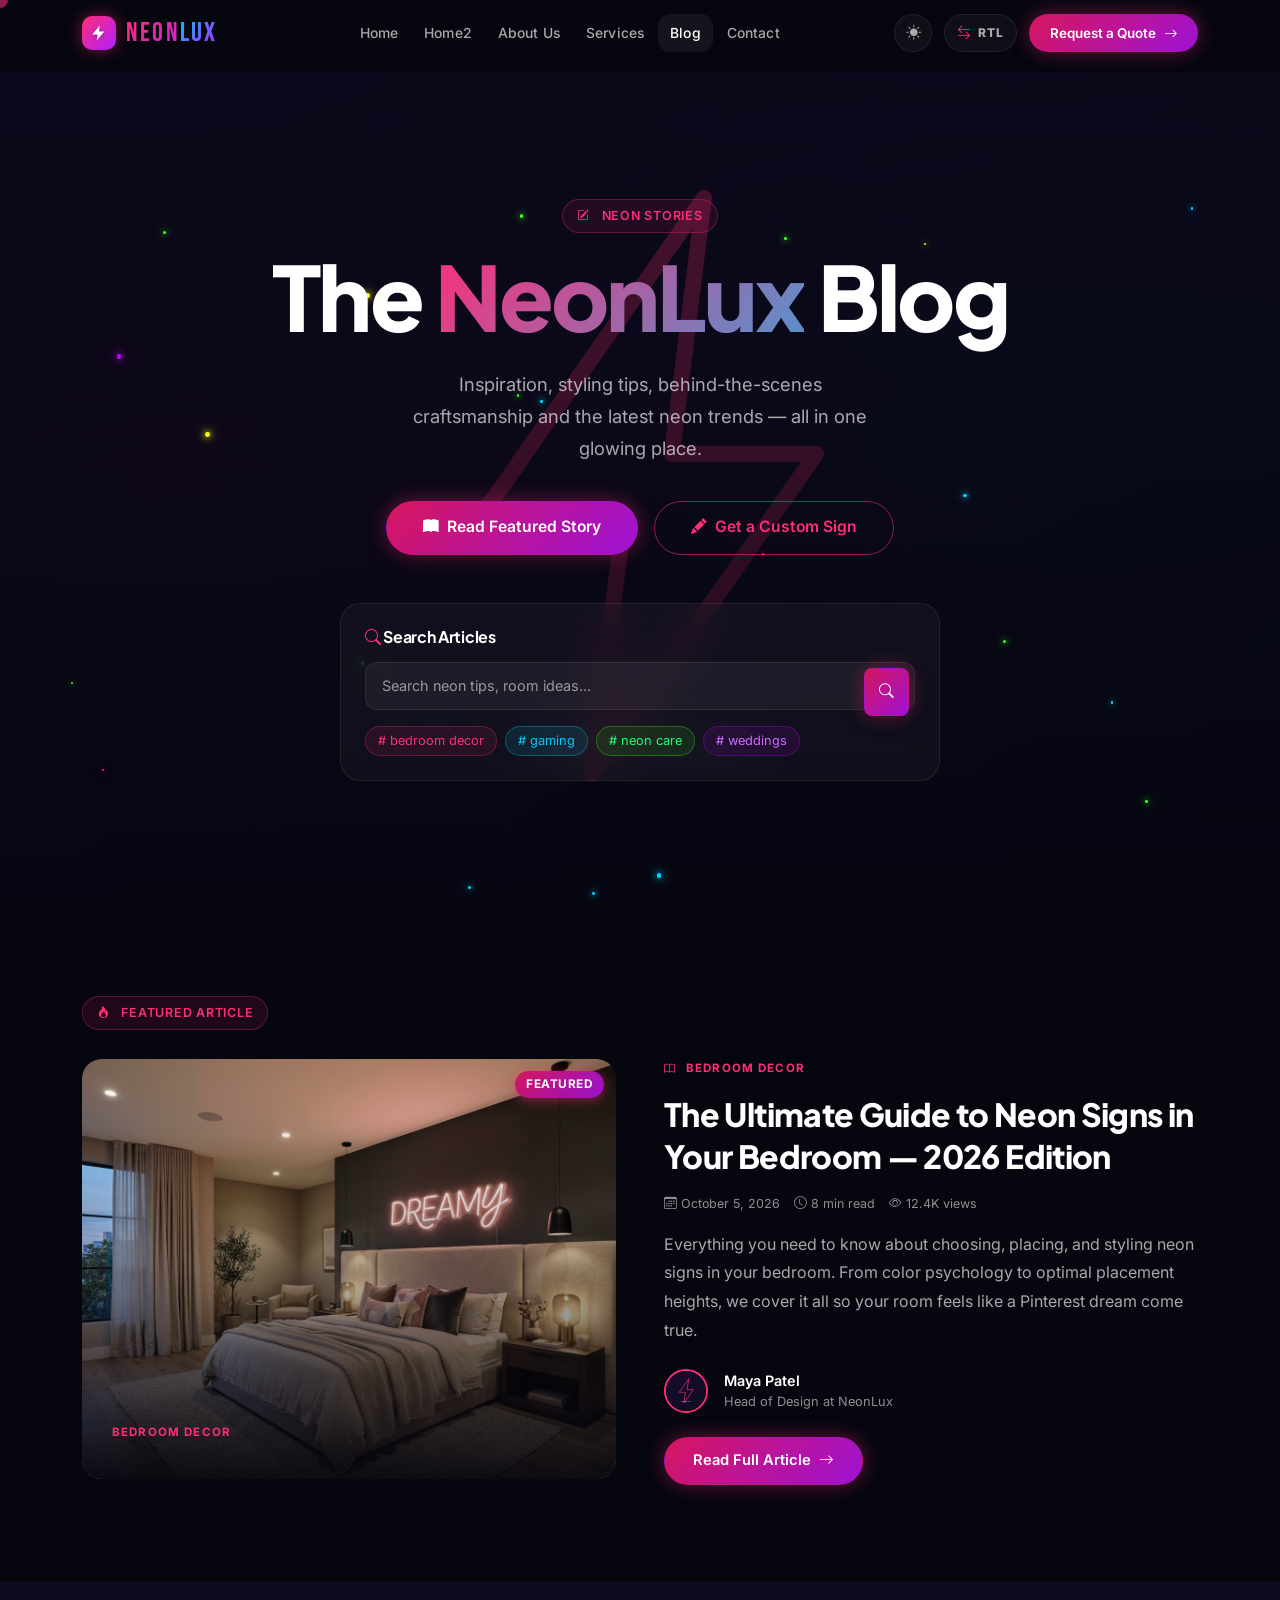
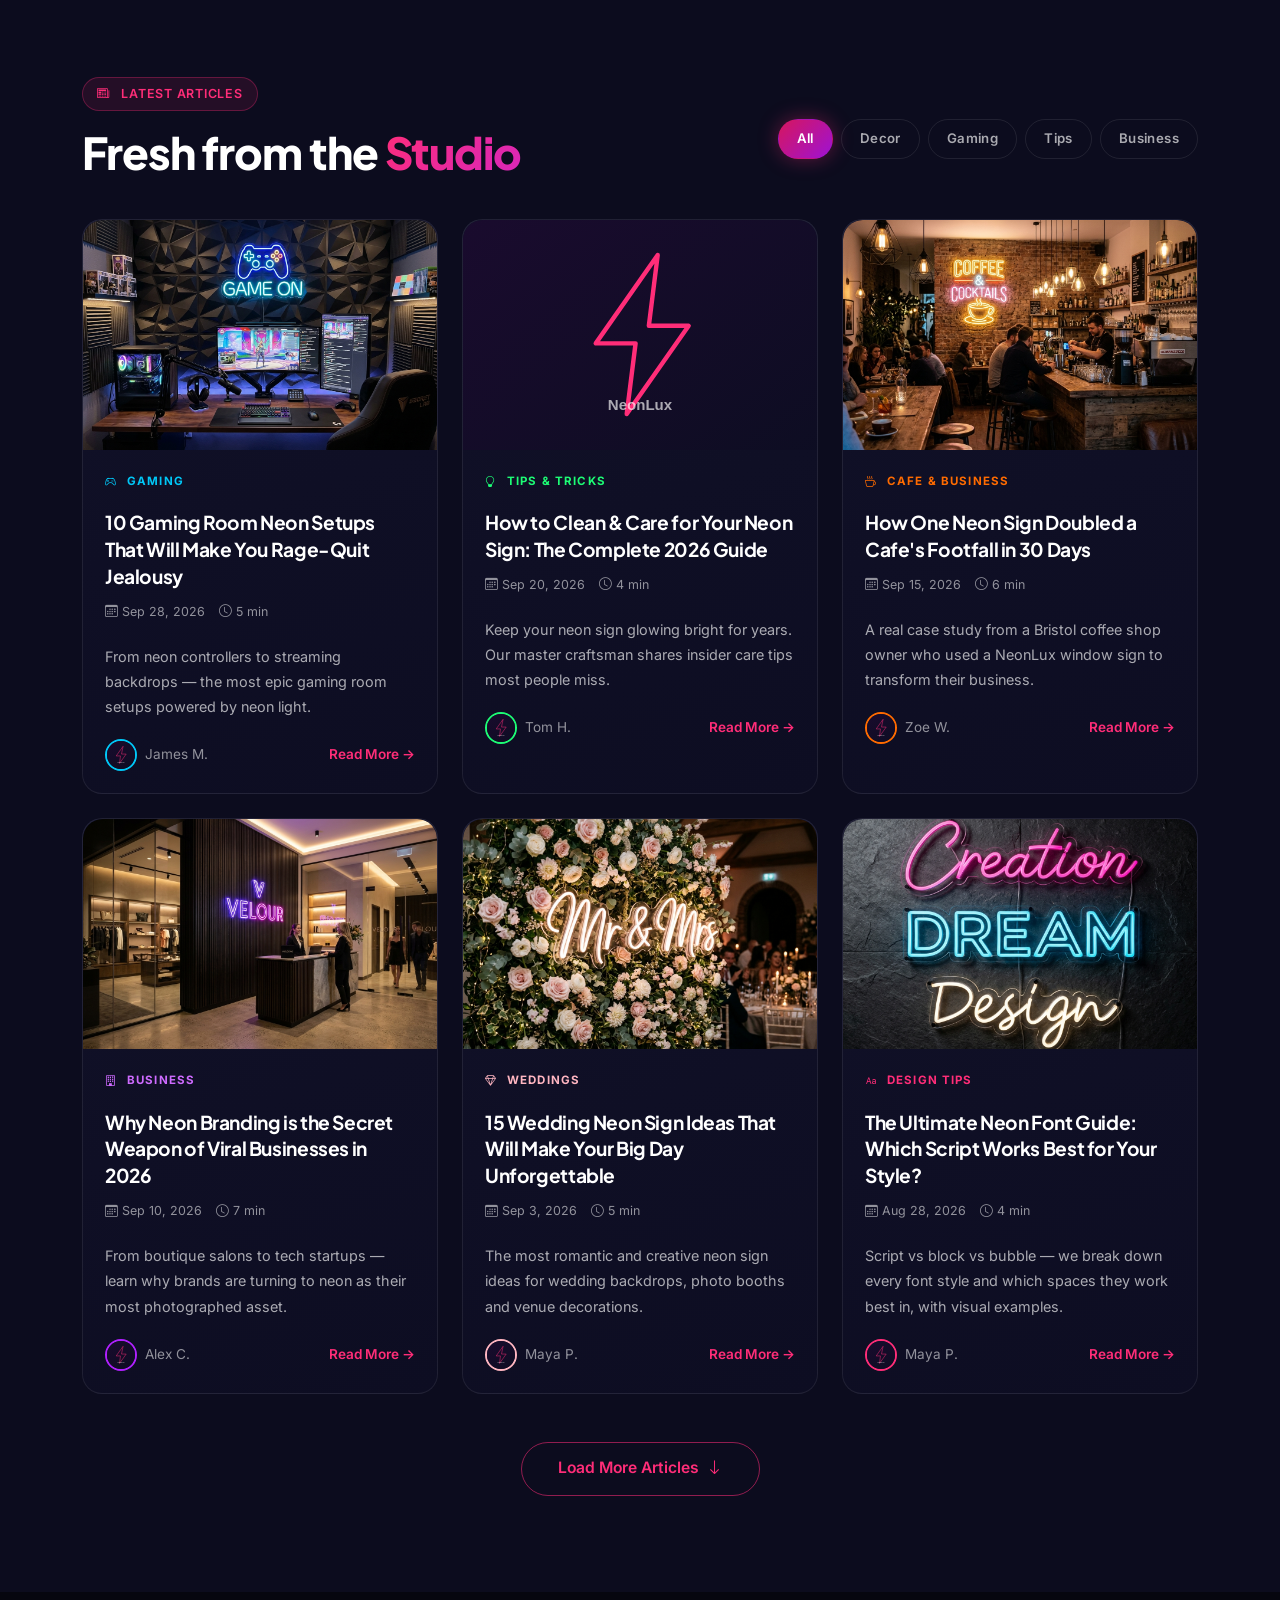
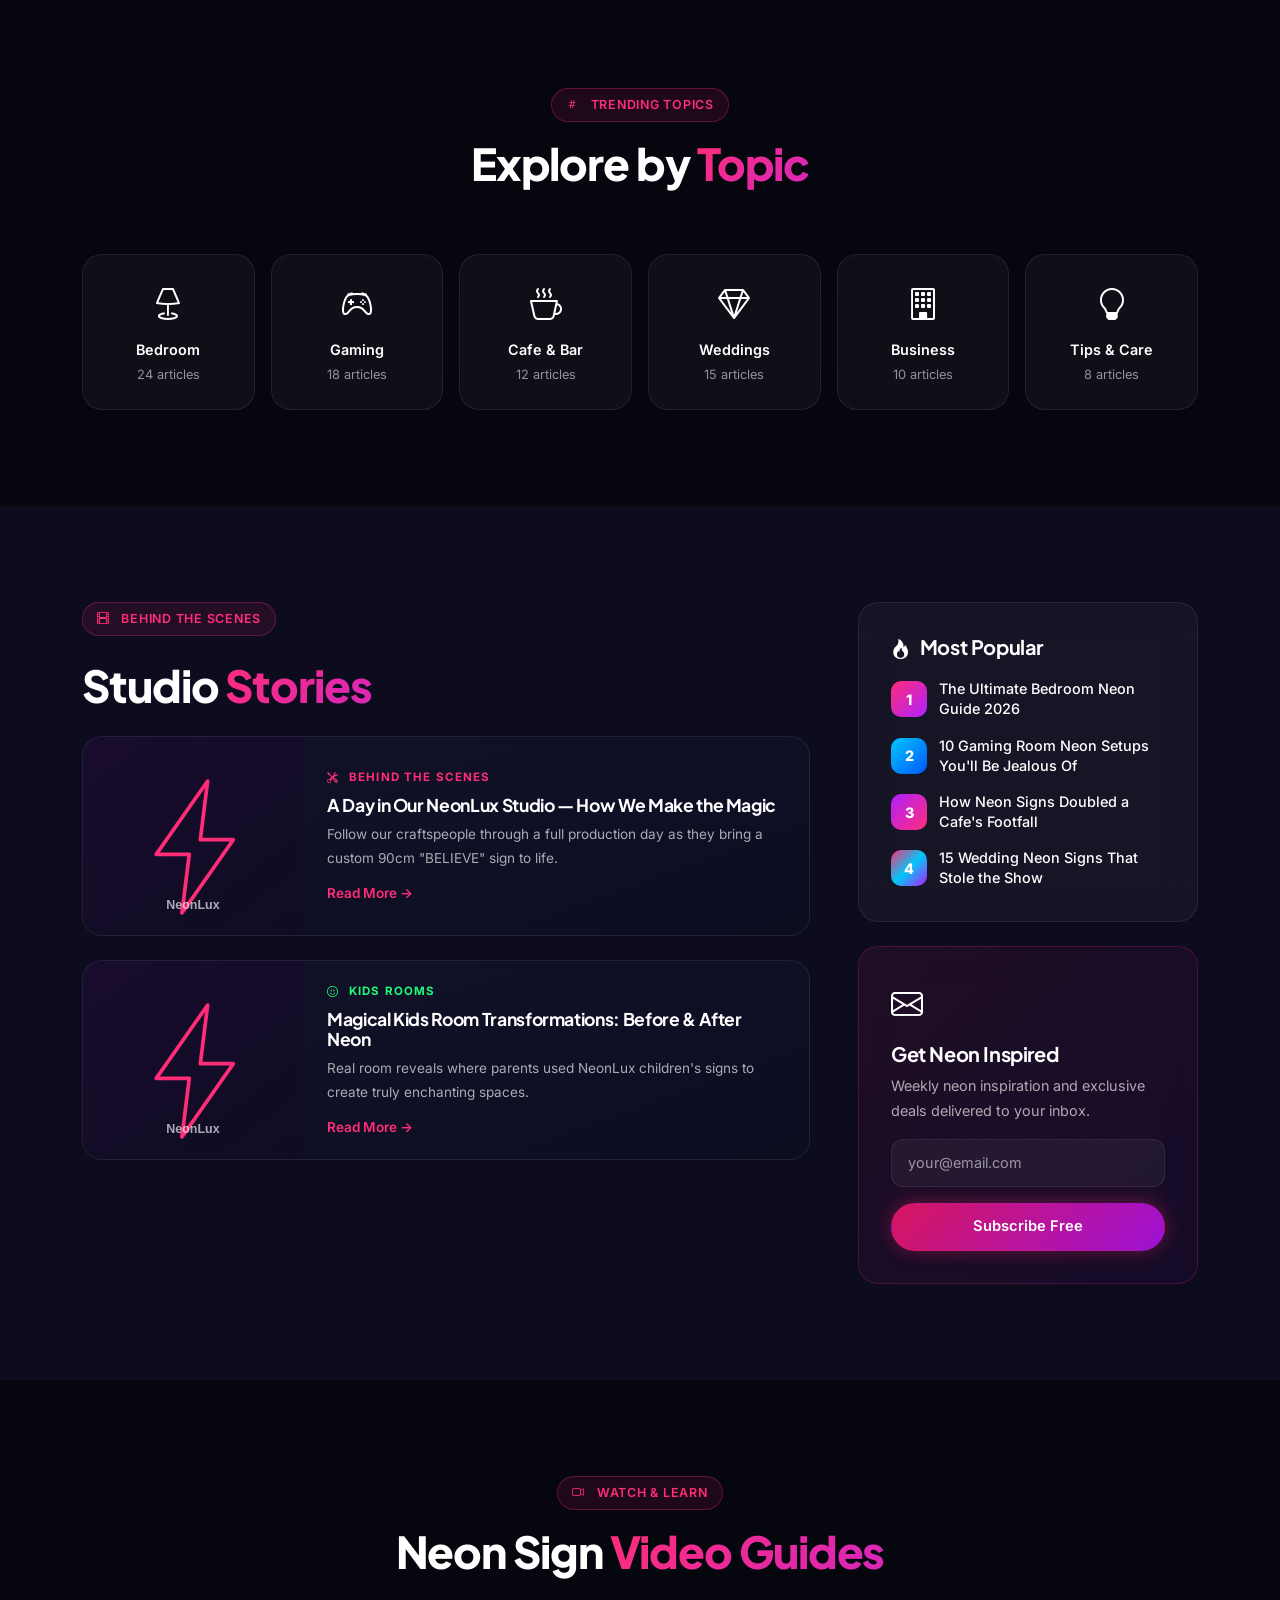
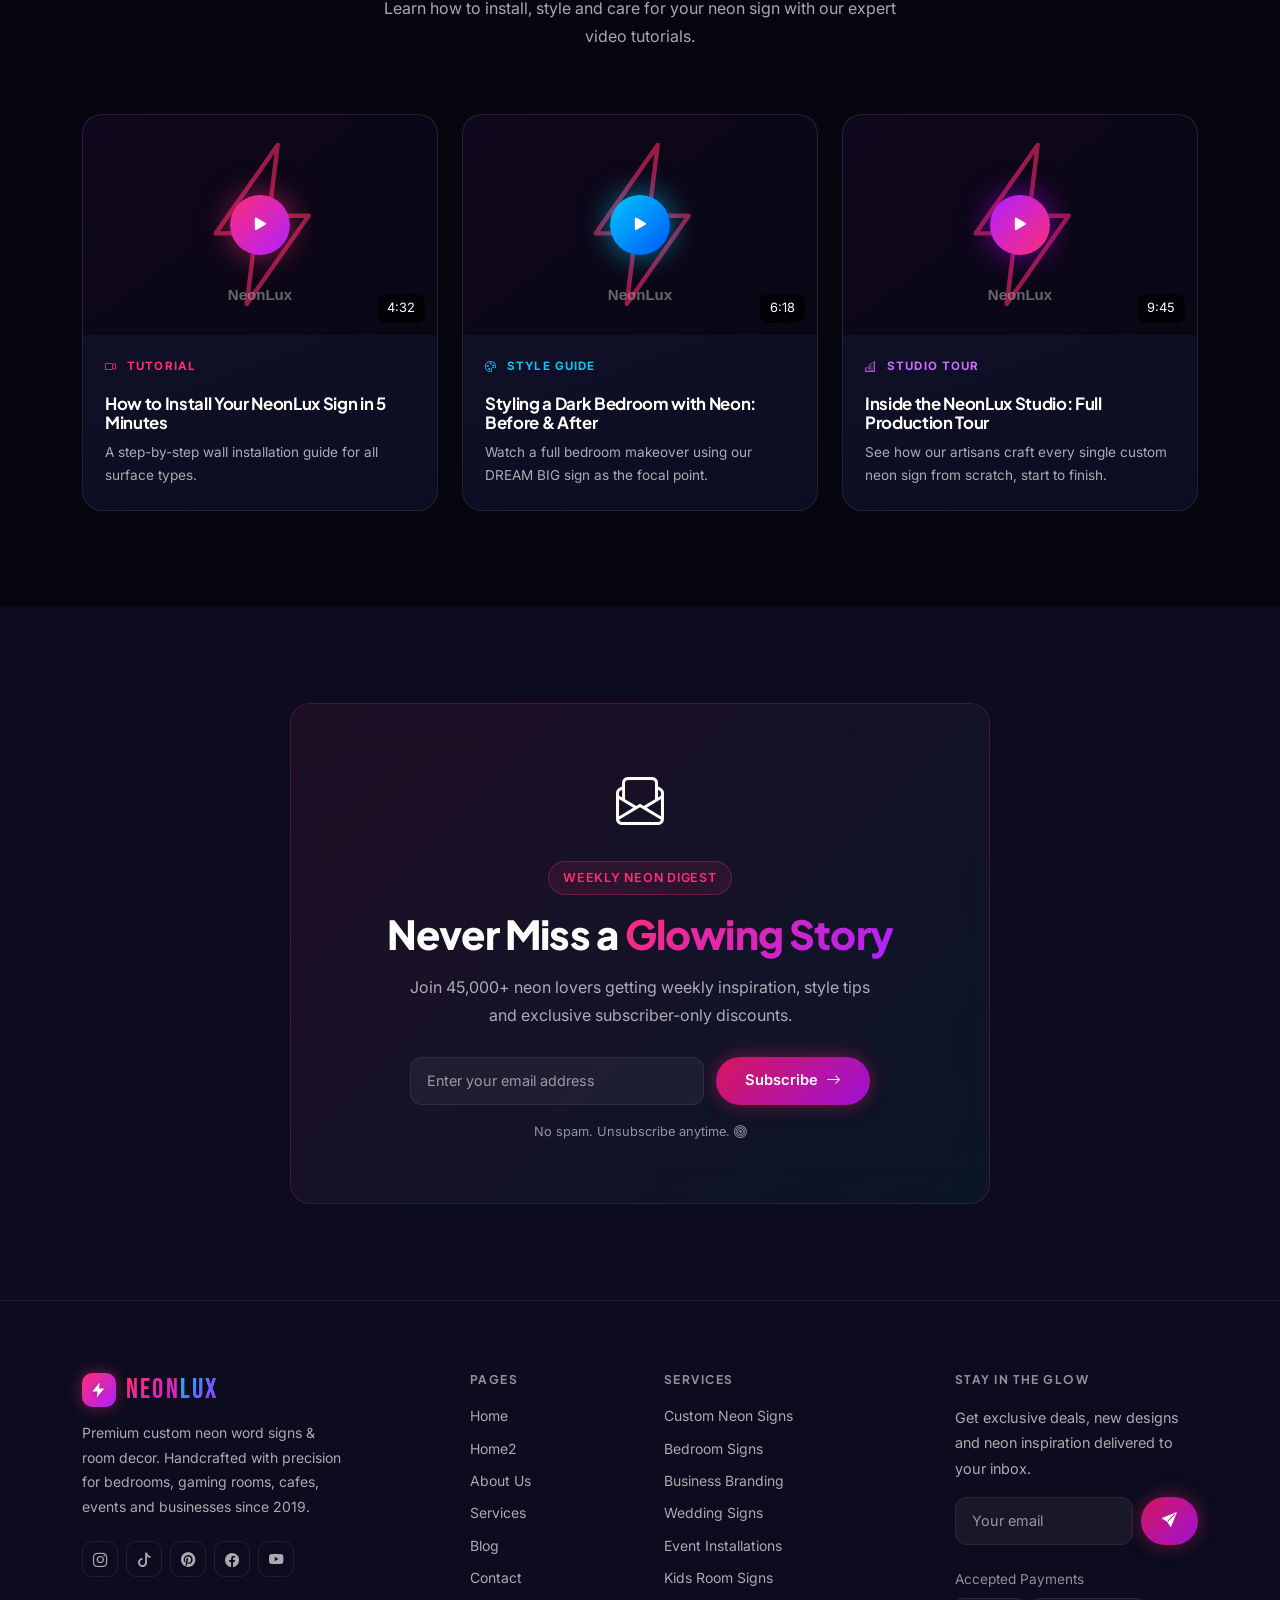
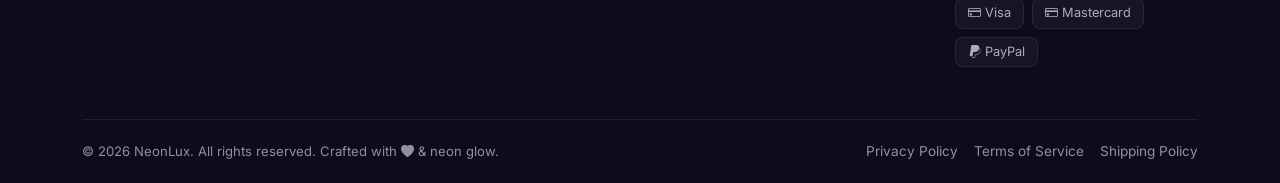
<file: blog.html>
<!DOCTYPE html>
<html lang="en" data-theme="dark">
<head>
  <meta charset="UTF-8" />
  <meta name="viewport" content="width=device-width, initial-scale=1.0" />
  <link rel="preconnect" href="https://fonts.googleapis.com" />
  <link rel="preconnect" href="https://fonts.gstatic.com" crossorigin />
  <link href="https://fonts.googleapis.com/css2?family=Inter:wght@300;400;500;600;700;800;900&family=Plus+Jakarta+Sans:wght@400;500;600;700;800;900&family=Bebas+Neue&display=swap" rel="stylesheet" />
  <meta name="description" content="NeonLux Blog — Neon sign inspiration, room decor ideas, styling tips, behind-the-scenes craftsmanship and industry trends." />
  <title>Blog | NeonLux Custom Neon Signs & Room Decor</title>
  <link rel="icon" type="image/svg+xml" href="data:image/svg+xml,<svg xmlns='http://www.w3.org/2000/svg' viewBox='0 0 64 64'><defs><linearGradient id='g' x1='0' y1='0' x2='1' y2='1'><stop offset='0' stop-color='%23FF2D78'/><stop offset='1' stop-color='%23B020FF'/></linearGradient></defs><rect width='64' height='64' rx='14' fill='url(%23g)'/><path d='M35 6 14 36h11l-2 22 21-30H33l2-22z' fill='white'/></svg>" />
  <link href="https://cdn.jsdelivr.net/npm/bootstrap@5.3.3/dist/css/bootstrap.min.css" rel="stylesheet" />
  <link href="https://cdn.jsdelivr.net/npm/bootstrap-icons@1.11.3/font/bootstrap-icons.min.css" rel="stylesheet" />
  <link href="https://unpkg.com/aos@2.3.4/dist/aos.css" rel="stylesheet" />
  <link rel="stylesheet" href="css/style.css" />
</head>
<body>

<div class="cursor-glow" id="cursorGlow"></div>

<!-- NAVBAR -->
<nav class="navbar navbar-expand-lg" id="mainNavbar">
  <div class="container">
    <a class="navbar-brand" href="index.html"><span class="logo-mark" aria-hidden="true"><svg viewBox="0 0 24 24" fill="currentColor" aria-hidden="true"><path d="M13 2 3 14h7l-1 8 10-12h-7l1-8z"/></svg></span><span class="logo-text">Neon<span>Lux</span></span></a>
    <div class="nav-trigger-group d-lg-none">
      <button type="button" class="theme-toggle-btn" id="themeToggleMobile" aria-label="Switch to light theme" title="Toggle theme"><i class="bi bi-sun-fill"></i></button>
      <button type="button" class="rtl-toggle-btn" id="rtlToggleMobile" aria-label="Switch to right-to-left layout" title="Switch layout direction"><i class="bi bi-arrow-left-right" aria-hidden="true"></i> <span class="rtl-label">RTL</span></button>
      <button class="navbar-toggler" type="button" data-bs-toggle="collapse" data-bs-target="#navbarNav" aria-controls="navbarNav" aria-expanded="false" aria-label="Toggle navigation">
        <span class="navbar-toggler-icon"></span>
      </button>
    </div>
    <div class="collapse navbar-collapse" id="navbarNav">
                  <ul class="navbar-nav mx-auto">
        <li class="nav-item"><a class="nav-link" href="index.html">Home</a></li>
        <li class="nav-item"><a class="nav-link" href="home2.html">Home2</a></li>
        <li class="nav-item"><a class="nav-link" href="about.html">About Us</a></li>
        <li class="nav-item"><a class="nav-link" href="services.html">Services</a></li>
        <li class="nav-item"><a class="nav-link active" href="blog.html">Blog</a></li>
        <li class="nav-item"><a class="nav-link" href="contact.html">Contact</a></li>
      </ul>
      <div class="nav-actions">
        <button type="button" class="theme-toggle-btn d-none d-lg-flex" id="themeToggleDesktop" aria-label="Switch to light theme" title="Toggle theme"><i class="bi bi-sun-fill"></i></button>
        <button type="button" class="rtl-toggle-btn d-none d-lg-inline-flex" id="rtlToggleDesktop" aria-label="Switch to right-to-left layout" title="Switch layout direction"><i class="bi bi-arrow-left-right" aria-hidden="true"></i> <span class="rtl-label">RTL</span></button>
        <a href="contact.html" class="btn-neon btn-neon-sm">Request a Quote <i class="bi bi-arrow-right"></i></a>
      </div>
    </div>
  </div>
</nav>

<!-- PAGE HERO -->
<section class="page-hero">
  <div class="page-hero-bg particles-bg">
    <img src="https://images.unsplash.com/photo-1550745165-9bc0b252726f?w=1600&auto=format&fit=crop" alt="Retro neon inspiration wall" />
    <div class="hero-overlay"></div>
  </div>
  <div class="container" style="position:relative;z-index:2;">
    <div class="row justify-content-center text-center">
      <div class="col-lg-8">
        <div class="badge-neon mb-3" data-aos="fade-up"><i class="bi bi-pencil-square" aria-hidden="true"></i> Neon Stories</div>
        <h1 class="hero-title" data-aos="fade-up" data-aos-delay="100">The <span class="neon-text">NeonLux</span> Blog</h1>
        <p class="hero-desc mx-auto" data-aos="fade-up" data-aos-delay="200">Inspiration, styling tips, behind-the-scenes craftsmanship and the latest neon trends — all in one glowing place.</p>
        <div class="hero-cta d-flex flex-wrap gap-3 justify-content-center" data-aos="fade-up" data-aos-delay="300">
          <a href="blog-details.html?post=bedroom-guide" class="btn-neon btn-neon-lg"><i class="bi bi-book-fill"></i> Read Featured Story</a>
          <a href="contact.html" class="btn-neon-outline btn-neon-lg"><i class="bi bi-pencil-fill"></i> Get a Custom Sign</a>
        </div>
      </div>
      <div class="col-lg-8 mt-5" data-aos="fade-up">
        <!-- Blog Search -->
        <div class="glass-card" style="padding:24px;max-width:600px;margin:0 auto;text-align:left;">
          <h6 style="font-weight:700;margin-bottom:16px;"><i class="bi bi-search" style="color:var(--pink);"></i> Search Articles</h6>
          <div style="position:relative;">
            <input type="text" class="form-control" placeholder="Search neon tips, room ideas..." style="padding-right:50px;" />
            <button class="btn-neon" style="position:absolute;right:6px;top:6px;padding:8px 14px;border-radius:8px;"><i class="bi bi-search"></i></button>
          </div>
          <div style="margin-top:16px;display:flex;gap:8px;flex-wrap:wrap;">
            <span style="padding:4px 12px;background:rgba(255,45,120,0.1);border:1px solid rgba(255,45,120,0.3);border-radius:50px;font-size:0.8rem;color:var(--pink);cursor:pointer;"># bedroom decor</span>
            <span style="padding:4px 12px;background:rgba(0,212,255,0.1);border:1px solid rgba(0,212,255,0.3);border-radius:50px;font-size:0.8rem;color:var(--blue);cursor:pointer;"># gaming</span>
            <span style="padding:4px 12px;background:rgba(57,255,20,0.1);border:1px solid rgba(57,255,20,0.3);border-radius:50px;font-size:0.8rem;color:var(--green);cursor:pointer;"># neon care</span>
            <span style="padding:4px 12px;background:rgba(191,0,255,0.1);border:1px solid rgba(191,0,255,0.3);border-radius:50px;font-size:0.8rem;color:#CE6BFF;cursor:pointer;"># weddings</span>
          </div>
        </div>
      </div>
    </div>
  </div>
</section>

<!-- ===== SECTION 1: FEATURED POST ===== -->
<section class="section-pad">
  <div class="container">
    <div class="badge-neon mb-4" data-aos="fade-up"><i class="bi bi-fire" aria-hidden="true"></i> Featured Article</div>
    <div class="row g-5 align-items-center" data-aos="fade-up" data-aos-delay="100">
      <div class="col-lg-6">
        <div class="neon-card" data-lightbox="images/bedroom-neon-sign.jpg">
          <img src="images/bedroom-neon-sign.jpg" alt="Featured: Ultimate Bedroom Neon Guide" style="height:420px;object-fit:cover;" loading="lazy" />
          <div class="neon-card-badge">FEATURED</div>
          <div class="neon-card-overlay" style="padding:30px;">
            <div class="blog-tag">Bedroom Decor</div>
          </div>
        </div>
      </div>
      <div class="col-lg-6">
        <div class="blog-tag mb-3"><i class="bi bi-book" aria-hidden="true"></i> Bedroom Decor</div>
        <h2 style="font-size:2rem;font-weight:800;margin-bottom:16px;line-height:1.3;">The Ultimate Guide to Neon Signs in Your Bedroom — 2026 Edition</h2>
        <div class="blog-meta mb-3">
          <span><i class="bi bi-calendar3"></i> October 5, 2026</span>
          <span><i class="bi bi-clock"></i> 8 min read</span>
          <span><i class="bi bi-eye"></i> 12.4K views</span>
        </div>
        <p style="color:var(--t2);font-size:1rem;line-height:1.8;margin-bottom:24px;">Everything you need to know about choosing, placing, and styling neon signs in your bedroom. From color psychology to optimal placement heights, we cover it all so your room feels like a Pinterest dream come true.</p>
        <div style="display:flex;align-items:center;gap:16px;margin-bottom:24px;">
          <img src="https://i.pravatar.cc/50?img=47" alt="Maya Patel" style="width:44px;height:44px;border-radius:50%;object-fit:cover;border:2px solid var(--pink);" />
          <div>
            <div style="font-weight:600;font-size:0.9rem;">Maya Patel</div>
            <div style="font-size:0.8rem;color:var(--t3);">Head of Design at NeonLux</div>
          </div>
        </div>
        <a href="blog-details.html?post=bedroom-guide" class="btn-neon">Read Full Article <i class="bi bi-arrow-right"></i></a>
      </div>
    </div>
  </div>
</section>

<!-- ===== SECTION 2: BLOG GRID WITH CATEGORIES ===== -->
<section class="section-pad" style="background:var(--bg-1);">
  <div class="container">
    <div class="row align-items-end mb-4">
      <div class="col-lg-6">
        <div class="badge-neon mb-3" data-aos="fade-up"><i class="bi bi-newspaper" aria-hidden="true"></i> Latest Articles</div>
        <h2 class="section-title" data-aos="fade-up" data-aos-delay="100">Fresh from the <span>Studio</span></h2>
      </div>
      <div class="col-lg-6 mt-3 mt-lg-0" data-aos="fade-up" data-aos-delay="200">
        <div class="filter-tabs justify-content-lg-end">
          <button class="filter-btn active" data-filter-btn="all">All</button>
          <button class="filter-btn" data-filter-btn="decor">Decor</button>
          <button class="filter-btn" data-filter-btn="gaming">Gaming</button>
          <button class="filter-btn" data-filter-btn="tips">Tips</button>
          <button class="filter-btn" data-filter-btn="business">Business</button>
        </div>
      </div>
    </div>

    <div class="row g-4">
      <!-- Post 1 -->
      <div class="col-md-6 col-lg-4" data-filter="gaming" data-aos="fade-up" data-aos-delay="0">
        <div class="blog-card h-100">
          <div style="overflow:hidden;border-radius:20px 20px 0 0;">
            <img src="images/gaming-room-neon.jpg" alt="Gaming Room Neon Setup with glowing peripherals" style="width:100%;height:230px;object-fit:cover;transition:transform 0.5s ease;" loading="lazy" />
          </div>
          <div class="blog-card-body">
            <div class="blog-tag" style="color:var(--blue);"><i class="bi bi-controller" aria-hidden="true"></i> Gaming</div>
            <h4 style="font-size:1.2rem;font-weight:700;margin:10px 0 12px;line-height:1.4;"><a href="blog-details.html?post=gaming-setups">10 Gaming Room Neon Setups That Will Make You Rage-Quit Jealousy</a></h4>
            <div class="blog-meta">
              <span><i class="bi bi-calendar3"></i> Sep 28, 2026</span>
              <span><i class="bi bi-clock"></i> 5 min</span>
            </div>
            <p style="font-size:0.9rem;color:var(--t2);margin:12px 0 20px;">From neon controllers to streaming backdrops — the most epic gaming room setups powered by neon light.</p>
            <div style="display:flex;align-items:center;justify-content:space-between;">
              <div style="display:flex;align-items:center;gap:8px;">
                <img src="https://i.pravatar.cc/40?img=12" alt="James" style="width:32px;height:32px;border-radius:50%;border:2px solid var(--blue);" />
                <span style="font-size:0.85rem;color:var(--t3);">James M.</span>
              </div>
              <a href="blog-details.html?post=gaming-setups" style="color:var(--pink);font-size:0.85rem;font-weight:600;">Read More →</a>
            </div>
          </div>
        </div>
      </div>

      <!-- Post 2 -->
      <div class="col-md-6 col-lg-4" data-filter="tips" data-aos="fade-up" data-aos-delay="100">
        <div class="blog-card h-100">
          <div style="overflow:hidden;border-radius:20px 20px 0 0;">
            <img src="https://images.unsplash.com/photo-1547394765-185e1e68f34e?w=600&auto=format&fit=crop" alt="Master craftsman inspecting and maintaining LED neon sign" style="width:100%;height:230px;object-fit:cover;transition:transform 0.5s ease;" loading="lazy" />
          </div>
          <div class="blog-card-body">
            <div class="blog-tag" style="color:var(--green);"><i class="bi bi-lightbulb" aria-hidden="true"></i> Tips & Tricks</div>
            <h4 style="font-size:1.2rem;font-weight:700;margin:10px 0 12px;line-height:1.4;"><a href="blog-details.html?post=neon-care">How to Clean & Care for Your Neon Sign: The Complete 2026 Guide</a></h4>
            <div class="blog-meta">
              <span><i class="bi bi-calendar3"></i> Sep 20, 2026</span>
              <span><i class="bi bi-clock"></i> 4 min</span>
            </div>
            <p style="font-size:0.9rem;color:var(--t2);margin:12px 0 20px;">Keep your neon sign glowing bright for years. Our master craftsman shares insider care tips most people miss.</p>
            <div style="display:flex;align-items:center;justify-content:space-between;">
              <div style="display:flex;align-items:center;gap:8px;">
                <img src="https://i.pravatar.cc/40?img=33" alt="Tom" style="width:32px;height:32px;border-radius:50%;border:2px solid var(--green);" />
                <span style="font-size:0.85rem;color:var(--t3);">Tom H.</span>
              </div>
              <a href="blog-details.html?post=neon-care" style="color:var(--pink);font-size:0.85rem;font-weight:600;">Read More →</a>
            </div>
          </div>
        </div>
      </div>

      <!-- Post 3 -->
      <div class="col-md-6 col-lg-4" data-filter="decor" data-aos="fade-up" data-aos-delay="200">
        <div class="blog-card h-100">
          <div style="overflow:hidden;border-radius:20px 20px 0 0;">
            <img src="images/cafe-bar-neon.jpg" alt="Trendy cafe with vibrant custom neon word sign" style="width:100%;height:230px;object-fit:cover;transition:transform 0.5s ease;" loading="lazy" />
          </div>
          <div class="blog-card-body">
            <div class="blog-tag" style="color:var(--neon-orange);"><i class="bi bi-cup-hot" aria-hidden="true"></i> Cafe & Business</div>
            <h4 style="font-size:1.2rem;font-weight:700;margin:10px 0 12px;line-height:1.4;"><a href="blog-details.html?post=cafe-footfall">How One Neon Sign Doubled a Cafe's Footfall in 30 Days</a></h4>
            <div class="blog-meta">
              <span><i class="bi bi-calendar3"></i> Sep 15, 2026</span>
              <span><i class="bi bi-clock"></i> 6 min</span>
            </div>
            <p style="font-size:0.9rem;color:var(--t2);margin:12px 0 20px;">A real case study from a Bristol coffee shop owner who used a NeonLux window sign to transform their business.</p>
            <div style="display:flex;align-items:center;justify-content:space-between;">
              <div style="display:flex;align-items:center;gap:8px;">
                <img src="https://i.pravatar.cc/40?img=22" alt="Zoe" style="width:32px;height:32px;border-radius:50%;border:2px solid var(--neon-orange);" />
                <span style="font-size:0.85rem;color:var(--t3);">Zoe W.</span>
              </div>
              <a href="blog-details.html?post=cafe-footfall" style="color:var(--pink);font-size:0.85rem;font-weight:600;">Read More →</a>
            </div>
          </div>
        </div>
      </div>

      <!-- Post 4 -->
      <div class="col-md-6 col-lg-4" data-filter="business" data-aos="fade-up" data-aos-delay="0">
        <div class="blog-card h-100">
          <div style="overflow:hidden;border-radius:20px 20px 0 0;">
            <img src="images/business-neon-branding.jpg" alt="Business neon sign branding for retail storefront and commercial reception" style="width:100%;height:230px;object-fit:cover;transition:transform 0.5s ease;" loading="lazy" />
          </div>
          <div class="blog-card-body">
            <div class="blog-tag" style="color:#CE6BFF;"><i class="bi bi-building" aria-hidden="true"></i> Business</div>
            <h4 style="font-size:1.2rem;font-weight:700;margin:10px 0 12px;line-height:1.4;"><a href="blog-details.html?post=neon-branding">Why Neon Branding is the Secret Weapon of Viral Businesses in 2026</a></h4>
            <div class="blog-meta">
              <span><i class="bi bi-calendar3"></i> Sep 10, 2026</span>
              <span><i class="bi bi-clock"></i> 7 min</span>
            </div>
            <p style="font-size:0.9rem;color:var(--t2);margin:12px 0 20px;">From boutique salons to tech startups — learn why brands are turning to neon as their most photographed asset.</p>
            <div style="display:flex;align-items:center;justify-content:space-between;">
              <div style="display:flex;align-items:center;gap:8px;">
                <img src="https://i.pravatar.cc/40?img=68" alt="Alex" style="width:32px;height:32px;border-radius:50%;border:2px solid var(--purple);" />
                <span style="font-size:0.85rem;color:var(--t3);">Alex C.</span>
              </div>
              <a href="blog-details.html?post=neon-branding" style="color:var(--pink);font-size:0.85rem;font-weight:600;">Read More →</a>
            </div>
          </div>
        </div>
      </div>

      <!-- Post 5 -->
      <div class="col-md-6 col-lg-4" data-filter="decor" data-aos="fade-up" data-aos-delay="100">
        <div class="blog-card h-100">
          <div style="overflow:hidden;border-radius:20px 20px 0 0;">
            <img src="images/wedding-mr-mrs-neon.jpg" alt="Romantic wedding Mr and Mrs neon sign illuminating reception backdrop" style="width:100%;height:230px;object-fit:cover;transition:transform 0.5s ease;" loading="lazy" />
          </div>
          <div class="blog-card-body">
            <div class="blog-tag" style="color:#ffb6c1;"><i class="bi bi-gem" aria-hidden="true"></i> Weddings</div>
            <h4 style="font-size:1.2rem;font-weight:700;margin:10px 0 12px;line-height:1.4;"><a href="blog-details.html?post=wedding-ideas">15 Wedding Neon Sign Ideas That Will Make Your Big Day Unforgettable</a></h4>
            <div class="blog-meta">
              <span><i class="bi bi-calendar3"></i> Sep 3, 2026</span>
              <span><i class="bi bi-clock"></i> 5 min</span>
            </div>
            <p style="font-size:0.9rem;color:var(--t2);margin:12px 0 20px;">The most romantic and creative neon sign ideas for wedding backdrops, photo booths and venue decorations.</p>
            <div style="display:flex;align-items:center;justify-content:space-between;">
              <div style="display:flex;align-items:center;gap:8px;">
                <img src="https://i.pravatar.cc/40?img=47" alt="Maya" style="width:32px;height:32px;border-radius:50%;border:2px solid #ffb6c1;" />
                <span style="font-size:0.85rem;color:var(--t3);">Maya P.</span>
              </div>
              <a href="blog-details.html?post=wedding-ideas" style="color:var(--pink);font-size:0.85rem;font-weight:600;">Read More →</a>
            </div>
          </div>
        </div>
      </div>

      <!-- Post 6 -->
      <div class="col-md-6 col-lg-4" data-filter="tips" data-aos="fade-up" data-aos-delay="200">
        <div class="blog-card h-100">
          <div style="overflow:hidden;border-radius:20px 20px 0 0;">
            <img src="images/neon-fonts-guide.jpg" alt="Custom typography and script neon sign font lettering comparison guide" style="width:100%;height:230px;object-fit:cover;transition:transform 0.5s ease;" loading="lazy" />
          </div>
          <div class="blog-card-body">
            <div class="blog-tag"><i class="bi bi-type" aria-hidden="true"></i> Design Tips</div>
            <h4 style="font-size:1.2rem;font-weight:700;margin:10px 0 12px;line-height:1.4;"><a href="blog-details.html?post=font-guide">The Ultimate Neon Font Guide: Which Script Works Best for Your Style?</a></h4>
            <div class="blog-meta">
              <span><i class="bi bi-calendar3"></i> Aug 28, 2026</span>
              <span><i class="bi bi-clock"></i> 4 min</span>
            </div>
            <p style="font-size:0.9rem;color:var(--t2);margin:12px 0 20px;">Script vs block vs bubble — we break down every font style and which spaces they work best in, with visual examples.</p>
            <div style="display:flex;align-items:center;justify-content:space-between;">
              <div style="display:flex;align-items:center;gap:8px;">
                <img src="https://i.pravatar.cc/40?img=47" alt="Maya" style="width:32px;height:32px;border-radius:50%;border:2px solid var(--pink);" />
                <span style="font-size:0.85rem;color:var(--t3);">Maya P.</span>
              </div>
              <a href="blog-details.html?post=font-guide" style="color:var(--pink);font-size:0.85rem;font-weight:600;">Read More →</a>
            </div>
          </div>
        </div>
      </div>
    </div>

    <div class="text-center mt-5" data-aos="fade-up">
      <a href="blog.html" class="btn-neon-outline btn-neon-lg">Load More Articles <i class="bi bi-arrow-down"></i></a>
    </div>
  </div>
</section>

<!-- ===== SECTION 3: POPULAR TOPICS ===== -->
<section class="section-pad">
  <div class="container">
    <div class="text-center section-header">
      <div class="badge-neon mb-3" data-aos="fade-up"><i class="bi bi-hash" aria-hidden="true"></i> Trending Topics</div>
      <h2 class="section-title" data-aos="fade-up" data-aos-delay="100">Explore by <span>Topic</span></h2>
    </div>
    <div class="row g-3">
      <div class="col-6 col-md-4 col-lg-2" data-aos="fade-up" data-aos-delay="0">
        <div class="glass-card text-center py-4" style="cursor:pointer;transition:all 0.3s ease;" onmouseover="this.style.borderColor='rgba(255,45,120,0.5)'" onmouseout="this.style.borderColor=''">
          <div style="font-size:2rem;margin-bottom:8px;"><i class="bi bi-lamp" aria-hidden="true"></i></div>
          <div style="font-weight:600;font-size:0.9rem;margin-bottom:4px;">Bedroom</div>
          <div style="font-size:0.8rem;color:var(--t3);">24 articles</div>
        </div>
      </div>
      <div class="col-6 col-md-4 col-lg-2" data-aos="fade-up" data-aos-delay="50">
        <div class="glass-card text-center py-4" style="cursor:pointer;transition:all 0.3s ease;" onmouseover="this.style.borderColor='rgba(0,212,255,0.5)'" onmouseout="this.style.borderColor=''">
          <div style="font-size:2rem;margin-bottom:8px;"><i class="bi bi-controller" aria-hidden="true"></i></div>
          <div style="font-weight:600;font-size:0.9rem;margin-bottom:4px;">Gaming</div>
          <div style="font-size:0.8rem;color:var(--t3);">18 articles</div>
        </div>
      </div>
      <div class="col-6 col-md-4 col-lg-2" data-aos="fade-up" data-aos-delay="100">
        <div class="glass-card text-center py-4" style="cursor:pointer;transition:all 0.3s ease;" onmouseover="this.style.borderColor='rgba(255,107,0,0.5)'" onmouseout="this.style.borderColor=''">
          <div style="font-size:2rem;margin-bottom:8px;"><i class="bi bi-cup-hot" aria-hidden="true"></i></div>
          <div style="font-weight:600;font-size:0.9rem;margin-bottom:4px;">Cafe & Bar</div>
          <div style="font-size:0.8rem;color:var(--t3);">12 articles</div>
        </div>
      </div>
      <div class="col-6 col-md-4 col-lg-2" data-aos="fade-up" data-aos-delay="150">
        <div class="glass-card text-center py-4" style="cursor:pointer;transition:all 0.3s ease;" onmouseover="this.style.borderColor='rgba(255,192,203,0.5)'" onmouseout="this.style.borderColor=''">
          <div style="font-size:2rem;margin-bottom:8px;"><i class="bi bi-gem" aria-hidden="true"></i></div>
          <div style="font-weight:600;font-size:0.9rem;margin-bottom:4px;">Weddings</div>
          <div style="font-size:0.8rem;color:var(--t3);">15 articles</div>
        </div>
      </div>
      <div class="col-6 col-md-4 col-lg-2" data-aos="fade-up" data-aos-delay="200">
        <div class="glass-card text-center py-4" style="cursor:pointer;transition:all 0.3s ease;" onmouseover="this.style.borderColor='rgba(191,0,255,0.5)'" onmouseout="this.style.borderColor=''">
          <div style="font-size:2rem;margin-bottom:8px;"><i class="bi bi-building" aria-hidden="true"></i></div>
          <div style="font-weight:600;font-size:0.9rem;margin-bottom:4px;">Business</div>
          <div style="font-size:0.8rem;color:var(--t3);">10 articles</div>
        </div>
      </div>
      <div class="col-6 col-md-4 col-lg-2" data-aos="fade-up" data-aos-delay="250">
        <div class="glass-card text-center py-4" style="cursor:pointer;transition:all 0.3s ease;" onmouseover="this.style.borderColor='rgba(57,255,20,0.5)'" onmouseout="this.style.borderColor=''">
          <div style="font-size:2rem;margin-bottom:8px;"><i class="bi bi-lightbulb" aria-hidden="true"></i></div>
          <div style="font-weight:600;font-size:0.9rem;margin-bottom:4px;">Tips & Care</div>
          <div style="font-size:0.8rem;color:var(--t3);">8 articles</div>
        </div>
      </div>
    </div>
  </div>
</section>

<!-- ===== SECTION 4: TRENDING NOW SIDEBAR LAYOUT ===== -->
<section class="section-pad" style="background:var(--bg-1);">
  <div class="container">
    <div class="row g-5">
      <!-- Main Content -->
      <div class="col-lg-8" data-aos="fade-right">
        <div class="badge-neon mb-4"><i class="bi bi-film" aria-hidden="true"></i> Behind the Scenes</div>
        <h2 class="section-title mb-4">Studio <span>Stories</span></h2>
        <!-- Big Post -->
        <div class="blog-card mb-4" style="display:flex;flex-direction:row;overflow:hidden;border-radius:20px;height:200px;">
          <img src="https://images.unsplash.com/photo-1618220179428-22790b461013?w=400&auto=format&fit=crop" alt="Behind the scenes" style="width:220px;min-width:220px;object-fit:cover;" loading="lazy" />
          <div style="padding:24px;display:flex;flex-direction:column;justify-content:center;">
            <div class="blog-tag mb-2"><i class="bi bi-tools" aria-hidden="true"></i> Behind the Scenes</div>
            <h5 style="font-size:1.1rem;font-weight:700;margin-bottom:8px;"><a href="blog-details.html?post=studio-day">A Day in Our NeonLux Studio — How We Make the Magic</a></h5>
            <p style="font-size:0.85rem;color:var(--t2);margin-bottom:12px;">Follow our craftspeople through a full production day as they bring a custom 90cm "BELIEVE" sign to life.</p>
            <a href="blog-details.html?post=studio-day" style="color:var(--pink);font-size:0.85rem;font-weight:600;">Read More →</a>
          </div>
        </div>
        <div class="blog-card mb-4" style="display:flex;flex-direction:row;overflow:hidden;border-radius:20px;height:200px;">
          <img src="https://images.unsplash.com/photo-1576085898323-218337e3e43c?w=400&auto=format&fit=crop" alt="Kids bedroom with magical glowing neon sign" style="width:220px;min-width:220px;object-fit:cover;" loading="lazy" />
          <div style="padding:24px;display:flex;flex-direction:column;justify-content:center;">
            <div class="blog-tag mb-2" style="color:var(--green);"><i class="bi bi-emoji-smile" aria-hidden="true"></i> Kids Rooms</div>
            <h5 style="font-size:1.1rem;font-weight:700;margin-bottom:8px;"><a href="blog-details.html?post=kids-rooms">Magical Kids Room Transformations: Before & After Neon</a></h5>
            <p style="font-size:0.85rem;color:var(--t2);margin-bottom:12px;">Real room reveals where parents used NeonLux children's signs to create truly enchanting spaces.</p>
            <a href="blog-details.html?post=kids-rooms" style="color:var(--pink);font-size:0.85rem;font-weight:600;">Read More →</a>
          </div>
        </div>
      </div>

      <!-- Sidebar -->
      <div class="col-lg-4" data-aos="fade-left">
        <!-- Popular Posts -->
        <div class="glass-card mb-4">
          <h5 style="font-weight:700;margin-bottom:20px;"><i class="bi bi-fire" aria-hidden="true"></i> Most Popular</h5>
          <div style="display:flex;flex-direction:column;gap:16px;">
            <div style="display:flex;gap:12px;align-items:center;">
              <div style="width:36px;height:36px;min-width:36px;border-radius:10px;background:var(--g-pink);display:flex;align-items:center;justify-content:center;font-weight:800;font-size:0.9rem;color:#fff;">1</div>
              <a href="blog-details.html?post=bedroom-guide" style="color:var(--t1);font-size:0.9rem;font-weight:500;line-height:1.4;">The Ultimate Bedroom Neon Guide 2026</a>
            </div>
            <div style="display:flex;gap:12px;align-items:center;">
              <div style="width:36px;height:36px;min-width:36px;border-radius:10px;background:var(--g-blue);display:flex;align-items:center;justify-content:center;font-weight:800;font-size:0.9rem;color:#fff;">2</div>
              <a href="blog-details.html?post=gaming-setups" style="color:var(--t1);font-size:0.9rem;font-weight:500;line-height:1.4;">10 Gaming Room Neon Setups You'll Be Jealous Of</a>
            </div>
            <div style="display:flex;gap:12px;align-items:center;">
              <div style="width:36px;height:36px;min-width:36px;border-radius:10px;background:linear-gradient(135deg, #B020FF, #FF2D78);display:flex;align-items:center;justify-content:center;font-weight:800;font-size:0.9rem;color:#fff;">3</div>
              <a href="blog-details.html?post=cafe-footfall" style="color:var(--t1);font-size:0.9rem;font-weight:500;line-height:1.4;">How Neon Signs Doubled a Cafe's Footfall</a>
            </div>
            <div style="display:flex;gap:12px;align-items:center;">
              <div style="width:36px;height:36px;min-width:36px;border-radius:10px;background:var(--g-neon);display:flex;align-items:center;justify-content:center;font-weight:800;font-size:0.9rem;color:#fff;">4</div>
              <a href="blog-details.html?post=wedding-ideas" style="color:var(--t1);font-size:0.9rem;font-weight:500;line-height:1.4;">15 Wedding Neon Signs That Stole the Show</a>
            </div>
          </div>
        </div>

        <!-- Newsletter -->
        <div class="glass-card" style="background:linear-gradient(135deg,rgba(255,45,120,0.08),rgba(191,0,255,0.05));border-color:rgba(255,45,120,0.2);">
          <div style="font-size:2rem;margin-bottom:12px;"><i class="bi bi-envelope" aria-hidden="true"></i></div>
          <h5 style="font-weight:700;margin-bottom:8px;">Get Neon Inspired</h5>
          <p style="font-size:0.9rem;color:var(--t2);margin-bottom:16px;">Weekly neon inspiration and exclusive deals delivered to your inbox.</p>
          <form class="newsletter-form">
            <input type="email" class="form-control mb-3" placeholder="your@email.com" required />
            <button type="submit" class="btn-neon w-100 justify-content-center">Subscribe Free</button>
          </form>
        </div>
      </div>
    </div>
  </div>
</section>

<!-- ===== SECTION 5: VIDEO / RICH MEDIA ===== -->
<section class="section-pad">
  <div class="container">
    <div class="text-center section-header">
      <div class="badge-neon mb-3" data-aos="fade-up"><i class="bi bi-camera-video" aria-hidden="true"></i> Watch & Learn</div>
      <h2 class="section-title" data-aos="fade-up" data-aos-delay="100">Neon Sign <span>Video Guides</span></h2>
      <p class="section-subtitle mx-auto" data-aos="fade-up" data-aos-delay="200">Learn how to install, style and care for your neon sign with our expert video tutorials.</p>
    </div>
    <div class="row g-4">
      <div class="col-md-6 col-lg-4" data-aos="fade-up" data-aos-delay="0">
        <!-- PASTE YOUTUBE VIDEO ID HERE: data-youtube="VIDEO_ID" -->
        <div class="blog-card h-100" style="cursor:pointer;" data-video-card data-youtube="" data-video-title="How to Install Your NeonLux Sign in 5 Minutes">
          <div style="position:relative;overflow:hidden;border-radius:20px 20px 0 0;">
            <img src="https://images.unsplash.com/photo-1581092160607-ee22621dd758?w=600&auto=format&fit=crop" alt="Technician demonstrating neon sign installation" style="width:100%;height:220px;object-fit:cover;" loading="lazy" />
            <div style="position:absolute;inset:0;background:rgba(0,0,0,0.4);display:flex;align-items:center;justify-content:center;">
              <div style="width:60px;height:60px;border-radius:50%;background:var(--g-pink);display:flex;align-items:center;justify-content:center;font-size:1.4rem;color:#fff;box-shadow:0 0 30px rgba(255,45,120,0.6);"><i class="bi bi-play-fill" aria-hidden="true"></i></div>
            </div>
            <div style="position:absolute;bottom:12px;right:12px;background:rgba(0,0,0,0.7);color:#fff;padding:4px 10px;border-radius:8px;font-size:0.8rem;">4:32</div>
          </div>
          <div class="blog-card-body">
            <div class="blog-tag"><i class="bi bi-camera-video" aria-hidden="true"></i> Tutorial</div>
            <h5 style="font-size:1.05rem;font-weight:700;margin:10px 0 8px;">How to Install Your NeonLux Sign in 5 Minutes</h5>
            <p style="font-size:0.85rem;color:var(--t2);">A step-by-step wall installation guide for all surface types.</p>
          </div>
        </div>
      </div>
      <div class="col-md-6 col-lg-4" data-aos="fade-up" data-aos-delay="100">
        <!-- PASTE YOUTUBE VIDEO ID HERE: data-youtube="VIDEO_ID" -->
        <div class="blog-card h-100" style="cursor:pointer;" data-video-card data-youtube="" data-video-title="Styling a Dark Bedroom with Neon: Before & After">
          <div style="position:relative;overflow:hidden;border-radius:20px 20px 0 0;">
            <img src="https://images.unsplash.com/photo-1615873968403-89e068629265?w=600&auto=format&fit=crop" alt="Styling a bedroom with glowing neon sign" style="width:100%;height:220px;object-fit:cover;" loading="lazy" />
            <div style="position:absolute;inset:0;background:rgba(0,0,0,0.4);display:flex;align-items:center;justify-content:center;">
              <div style="width:60px;height:60px;border-radius:50%;background:var(--g-blue);display:flex;align-items:center;justify-content:center;font-size:1.4rem;color:#fff;box-shadow:0 0 30px rgba(0,212,255,0.6);"><i class="bi bi-play-fill" aria-hidden="true"></i></div>
            </div>
            <div style="position:absolute;bottom:12px;right:12px;background:rgba(0,0,0,0.7);color:#fff;padding:4px 10px;border-radius:8px;font-size:0.8rem;">6:18</div>
          </div>
          <div class="blog-card-body">
            <div class="blog-tag" style="color:var(--blue);"><i class="bi bi-palette" aria-hidden="true"></i> Style Guide</div>
            <h5 style="font-size:1.05rem;font-weight:700;margin:10px 0 8px;">Styling a Dark Bedroom with Neon: Before & After</h5>
            <p style="font-size:0.85rem;color:var(--t2);">Watch a full bedroom makeover using our DREAM BIG sign as the focal point.</p>
          </div>
        </div>
      </div>
      <div class="col-md-6 col-lg-4" data-aos="fade-up" data-aos-delay="200">
        <!-- PASTE YOUTUBE VIDEO ID HERE: data-youtube="VIDEO_ID" -->
        <div class="blog-card h-100" style="cursor:pointer;" data-video-card data-youtube="" data-video-title="Inside the NeonLux Studio: Full Production Tour">
          <div style="position:relative;overflow:hidden;border-radius:20px 20px 0 0;">
            <img src="https://images.unsplash.com/photo-1600880292203-757bb62b4baf?w=600&auto=format&fit=crop" alt="NeonLux artisan studio craftsmanship tour" style="width:100%;height:220px;object-fit:cover;" loading="lazy" />
            <div style="position:absolute;inset:0;background:rgba(0,0,0,0.4);display:flex;align-items:center;justify-content:center;">
              <div style="width:60px;height:60px;border-radius:50%;background:linear-gradient(135deg, #B020FF, #FF2D78);display:flex;align-items:center;justify-content:center;font-size:1.4rem;color:#fff;box-shadow:0 0 30px rgba(191,0,255,0.6);"><i class="bi bi-play-fill" aria-hidden="true"></i></div>
            </div>
            <div style="position:absolute;bottom:12px;right:12px;background:rgba(0,0,0,0.7);color:#fff;padding:4px 10px;border-radius:8px;font-size:0.8rem;">9:45</div>
          </div>
          <div class="blog-card-body">
            <div class="blog-tag" style="color:#CE6BFF;"><i class="bi bi-buildings" aria-hidden="true"></i> Studio Tour</div>
            <h5 style="font-size:1.05rem;font-weight:700;margin:10px 0 8px;">Inside the NeonLux Studio: Full Production Tour</h5>
            <p style="font-size:0.85rem;color:var(--t2);">See how our artisans craft every single custom neon sign from scratch, start to finish.</p>
          </div>
        </div>
      </div>
    </div>
  </div>
</section>

<!-- ===== SECTION 6: NEWSLETTER CTA ===== -->
<section class="section-pad" style="background:var(--bg-1);">
  <div class="container">
    <div class="text-center glass-card" data-aos="fade-up" style="background:linear-gradient(135deg,rgba(255,45,120,0.08),rgba(0,212,255,0.05));border-color:rgba(255,45,120,0.2);max-width:700px;margin:0 auto;padding:60px 40px;">
      <div style="font-size:3rem;margin-bottom:20px;"><i class="bi bi-envelope-paper" aria-hidden="true"></i></div>
      <div class="badge-neon mb-3 d-inline-block">Weekly Neon Digest</div>
      <h2 style="font-size:clamp(1.8rem,4vw,2.5rem);font-weight:900;margin-bottom:16px;">Never Miss a <span style="background:var(--g-pink);-webkit-background-clip:text;-webkit-text-fill-color:transparent;background-clip:text;">Glowing Story</span></h2>
      <p style="color:var(--t2);max-width:460px;margin:0 auto 28px;">Join 45,000+ neon lovers getting weekly inspiration, style tips and exclusive subscriber-only discounts.</p>
      <form class="newsletter-form" style="display:flex;gap:12px;max-width:460px;margin:0 auto;flex-wrap:wrap;">
        <input type="email" class="form-control" placeholder="Enter your email address" required style="flex:1;min-width:200px;" />
        <button type="submit" class="btn-neon" style="white-space:nowrap;">Subscribe <i class="bi bi-arrow-right"></i></button>
      </form>
      <p style="font-size:0.8rem;color:var(--t3);margin-top:16px;">No spam. Unsubscribe anytime. <i class="bi bi-bullseye" aria-hidden="true"></i></p>
    </div>
  </div>
</section>

<!-- FOOTER -->
<!-- ===== FOOTER ===== -->
<footer class="footer">
  <div class="container">
    <div class="row g-5">
      <div class="col-lg-4">
        <a href="index.html" class="footer-brand" aria-label="NeonLux Home"><span class="logo-mark" aria-hidden="true"><svg viewBox="0 0 24 24" fill="currentColor" aria-hidden="true"><path d="M13 2 3 14h7l-1 8 10-12h-7l1-8z"/></svg></span><span class="logo-text">Neon<span>Lux</span></span></a>
        <p class="footer-desc">Premium custom neon word signs & room decor. Handcrafted with precision for bedrooms, gaming rooms, cafes, events and businesses since 2019.</p>
        <div class="social-links">
          <a href="#" class="social-link" aria-label="Instagram"><i class="bi bi-instagram"></i></a>
          <a href="#" class="social-link" aria-label="TikTok"><i class="bi bi-tiktok"></i></a>
          <a href="#" class="social-link" aria-label="Pinterest"><i class="bi bi-pinterest"></i></a>
          <a href="#" class="social-link" aria-label="Facebook"><i class="bi bi-facebook"></i></a>
          <a href="#" class="social-link" aria-label="YouTube"><i class="bi bi-youtube"></i></a>
        </div>
      </div>
      <div class="col-sm-6 col-lg-2">
        <h6 class="footer-heading">Pages</h6>
        <ul class="footer-links">
          <li><a href="index.html"><i class="bi bi-arrow-right-short"></i> Home</a></li>
          <li><a href="home2.html"><i class="bi bi-arrow-right-short"></i> Home2</a></li>
          <li><a href="about.html"><i class="bi bi-arrow-right-short"></i> About Us</a></li>
          <li><a href="services.html"><i class="bi bi-arrow-right-short"></i> Services</a></li>
          <li><a href="blog.html"><i class="bi bi-arrow-right-short"></i> Blog</a></li>
          <li><a href="contact.html"><i class="bi bi-arrow-right-short"></i> Contact</a></li>
        </ul>
      </div>
      <div class="col-sm-6 col-lg-3">
        <h6 class="footer-heading">Services</h6>
        <ul class="footer-links">
          <li><a href="service-details.html"><i class="bi bi-arrow-right-short"></i> Custom Neon Signs</a></li>
          <li><a href="service-details.html"><i class="bi bi-arrow-right-short"></i> Bedroom Signs</a></li>
          <li><a href="service-details.html"><i class="bi bi-arrow-right-short"></i> Business Branding</a></li>
          <li><a href="service-details.html"><i class="bi bi-arrow-right-short"></i> Wedding Signs</a></li>
          <li><a href="service-details.html"><i class="bi bi-arrow-right-short"></i> Event Installations</a></li>
          <li><a href="service-details.html"><i class="bi bi-arrow-right-short"></i> Kids Room Signs</a></li>
        </ul>
      </div>
      <div class="col-lg-3">
        <h6 class="footer-heading">Stay in the Glow</h6>
        <p style="font-size:0.9rem;color:var(--t2);margin-bottom:16px;">Get exclusive deals, new designs and neon inspiration delivered to your inbox.</p>
        <form class="newsletter-form" style="display:flex;gap:8px;">
          <input type="email" class="form-control" placeholder="Your email" required style="flex:1;" />
          <button type="submit" class="btn-neon" style="padding:14px 20px;white-space:nowrap;"><i class="bi bi-send-fill"></i></button>
        </form>
        <div class="mt-4">
          <div style="font-size:0.85rem;color:var(--t3);margin-bottom:8px;">Accepted Payments</div>
          <div style="display:flex;gap:8px;flex-wrap:wrap;">
            <span style="padding:4px 12px;background:var(--glass-bg);border:1px solid var(--glass-border);border-radius:8px;font-size:0.8rem;color:var(--t2);"><i class="bi bi-credit-card" aria-hidden="true"></i> Visa</span>
            <span style="padding:4px 12px;background:var(--glass-bg);border:1px solid var(--glass-border);border-radius:8px;font-size:0.8rem;color:var(--t2);"><i class="bi bi-credit-card" aria-hidden="true"></i> Mastercard</span>
            <span style="padding:4px 12px;background:var(--glass-bg);border:1px solid var(--glass-border);border-radius:8px;font-size:0.8rem;color:var(--t2);"><i class="bi bi-paypal" aria-hidden="true"></i> PayPal</span>
          </div>
        </div>
      </div>
    </div>

    <div class="footer-bottom">
      <p>© 2026 NeonLux. All rights reserved. Crafted with <i class="bi bi-heart-fill" aria-hidden="true"></i> & neon glow.</p>
      <div class="d-flex gap-3 flex-wrap">
        <a href="#" style="color:var(--t3);font-size:0.85rem;">Privacy Policy</a>
        <a href="#" style="color:var(--t3);font-size:0.85rem;">Terms of Service</a>
        <a href="#" style="color:var(--t3);font-size:0.85rem;">Shipping Policy</a>
      </div>
    </div>
  </div>
</footer>

<button class="back-to-top" id="backToTop" aria-label="Back to top"><i class="bi bi-arrow-up"></i></button>

<script src="https://cdn.jsdelivr.net/npm/bootstrap@5.3.3/dist/js/bootstrap.bundle.min.js"></script>
<script src="https://unpkg.com/aos@2.3.4/dist/aos.js"></script>
<script>AOS.init({ once: true, duration: 700, offset: 80 });</script>
<script src="js/main.js"></script>
</body>
</html>
</file>
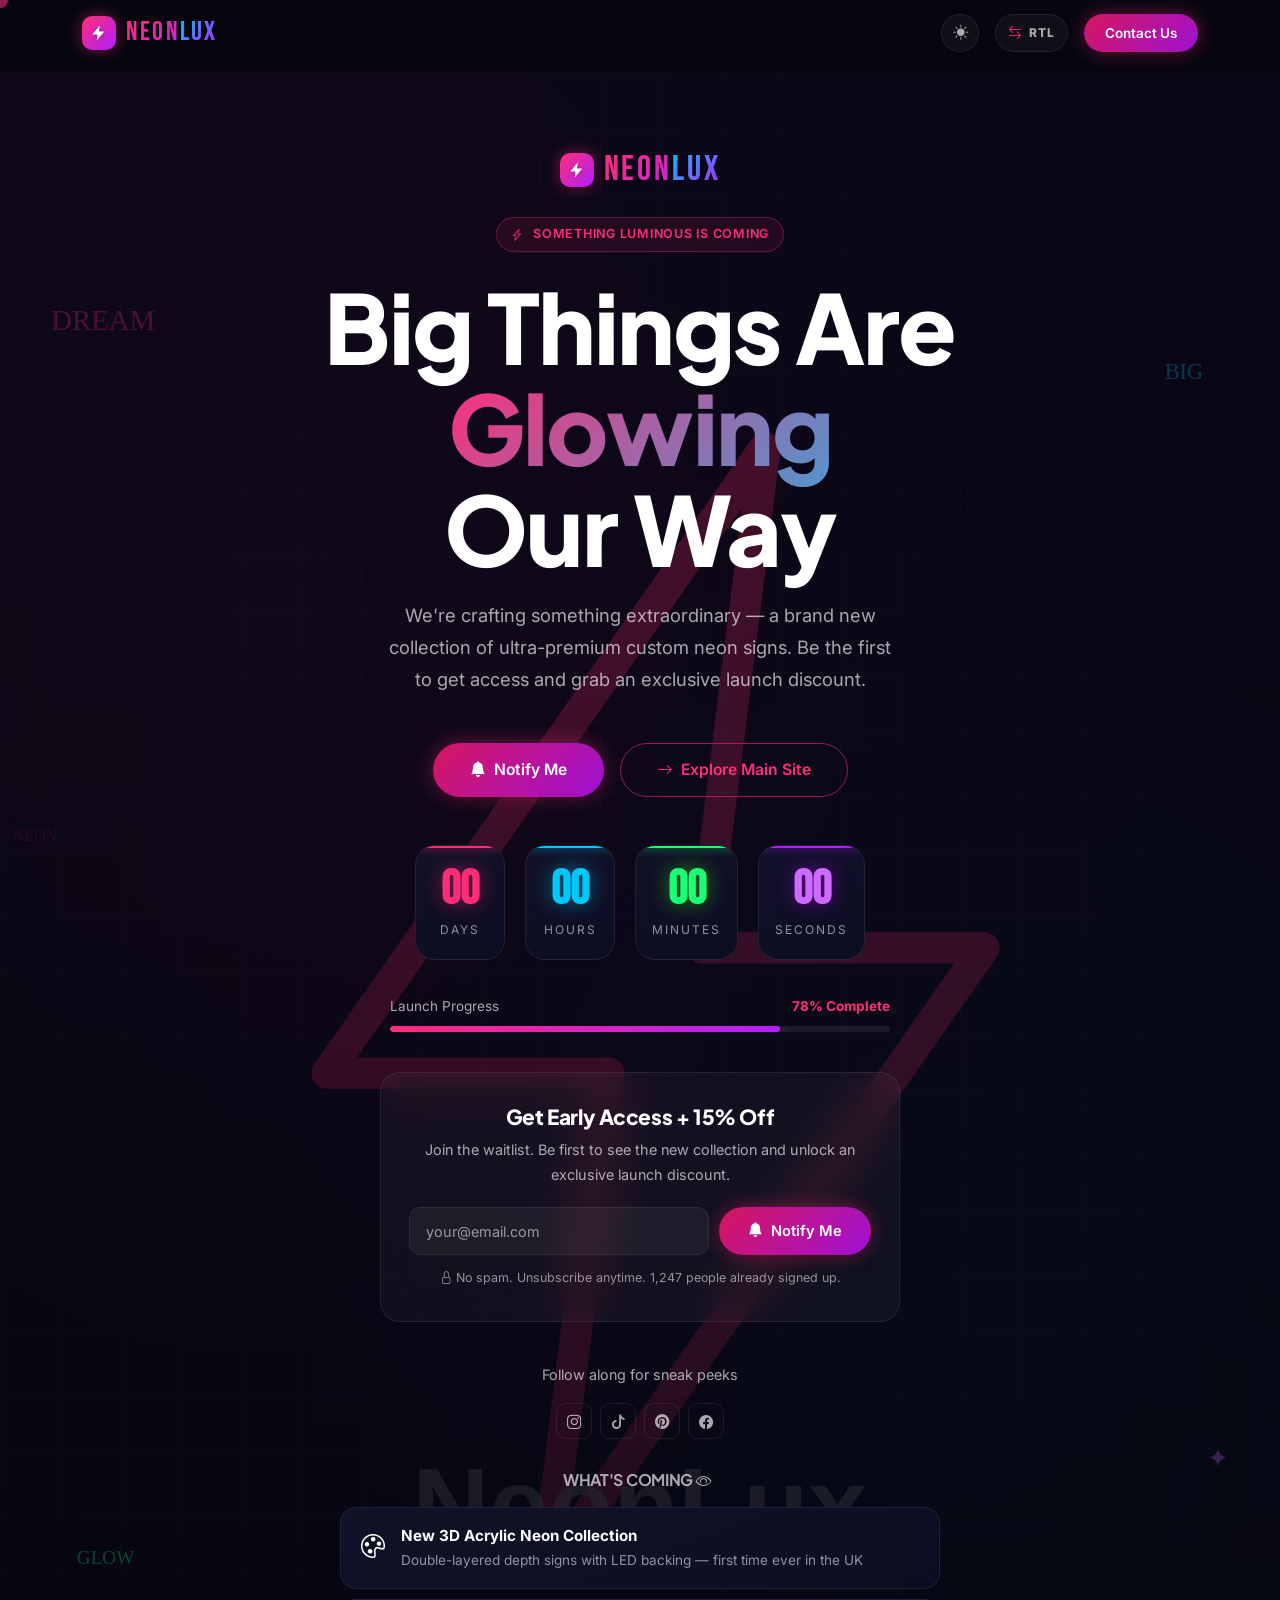
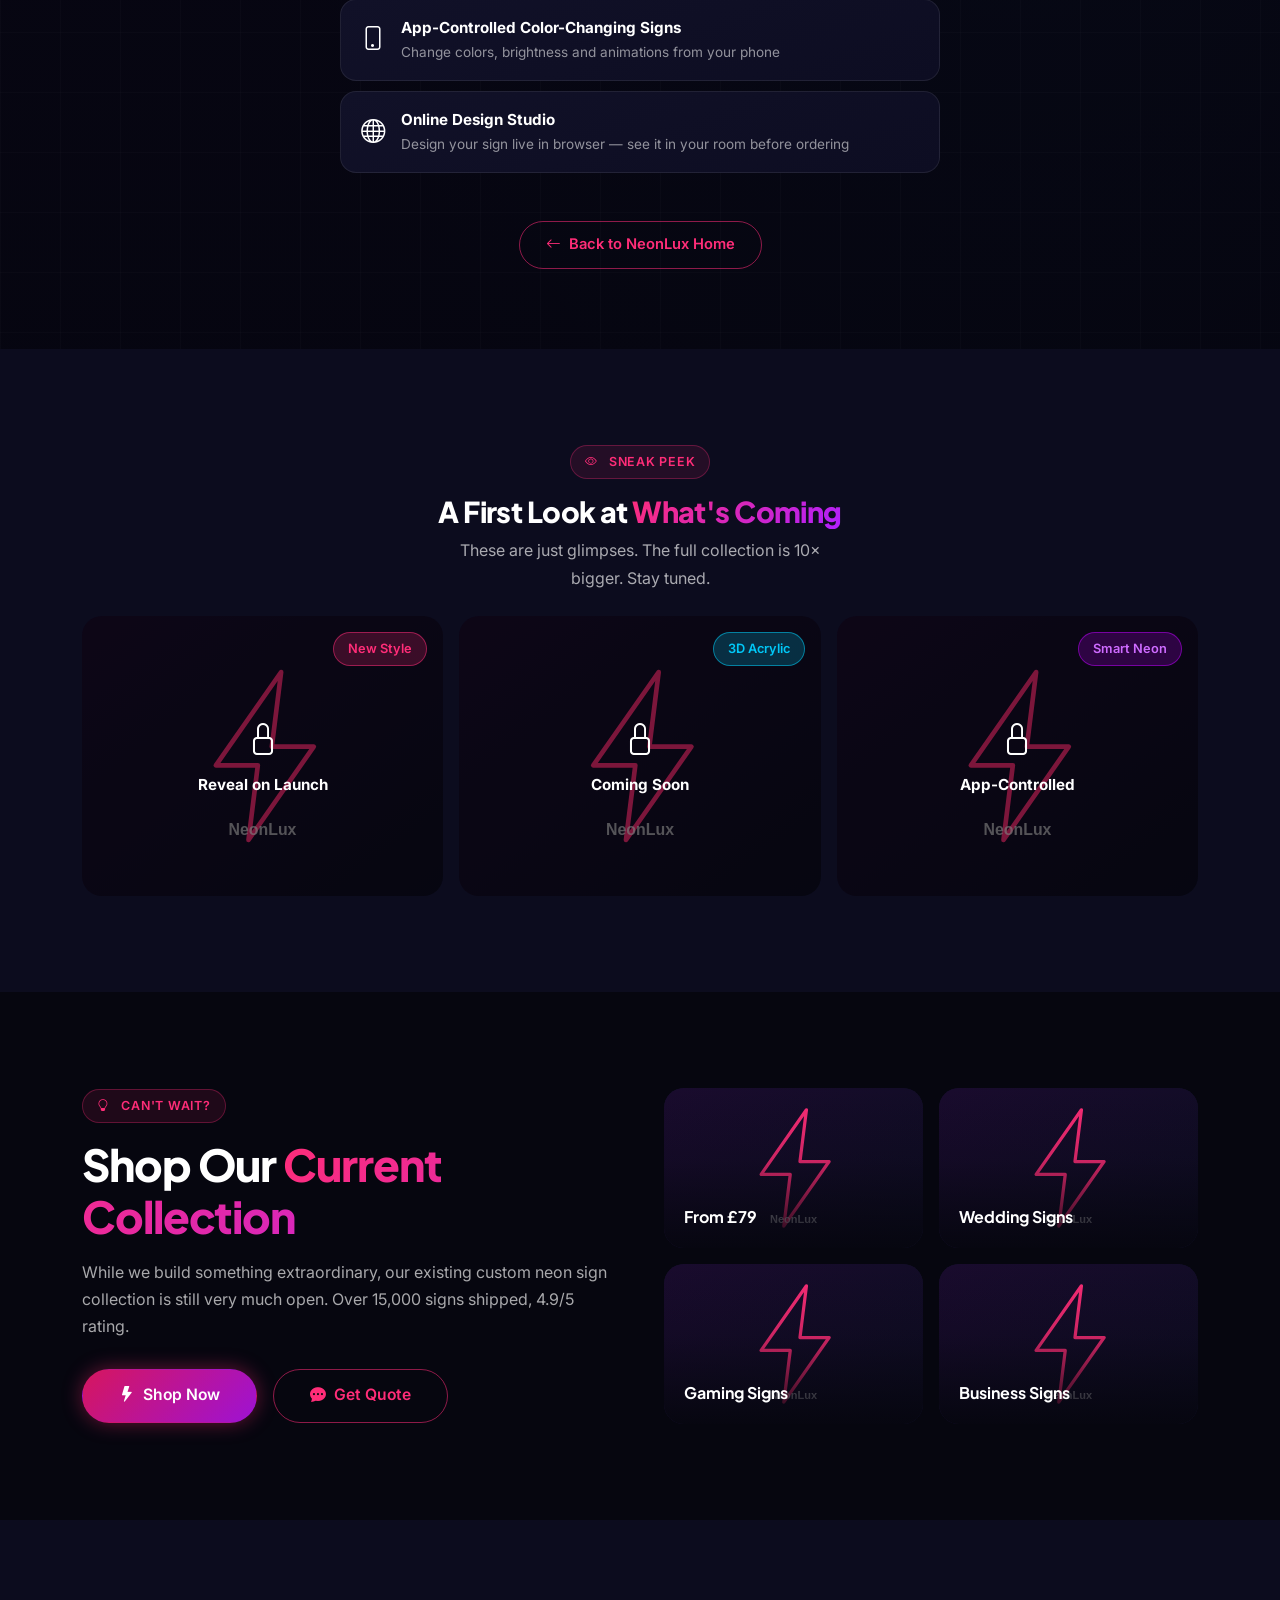
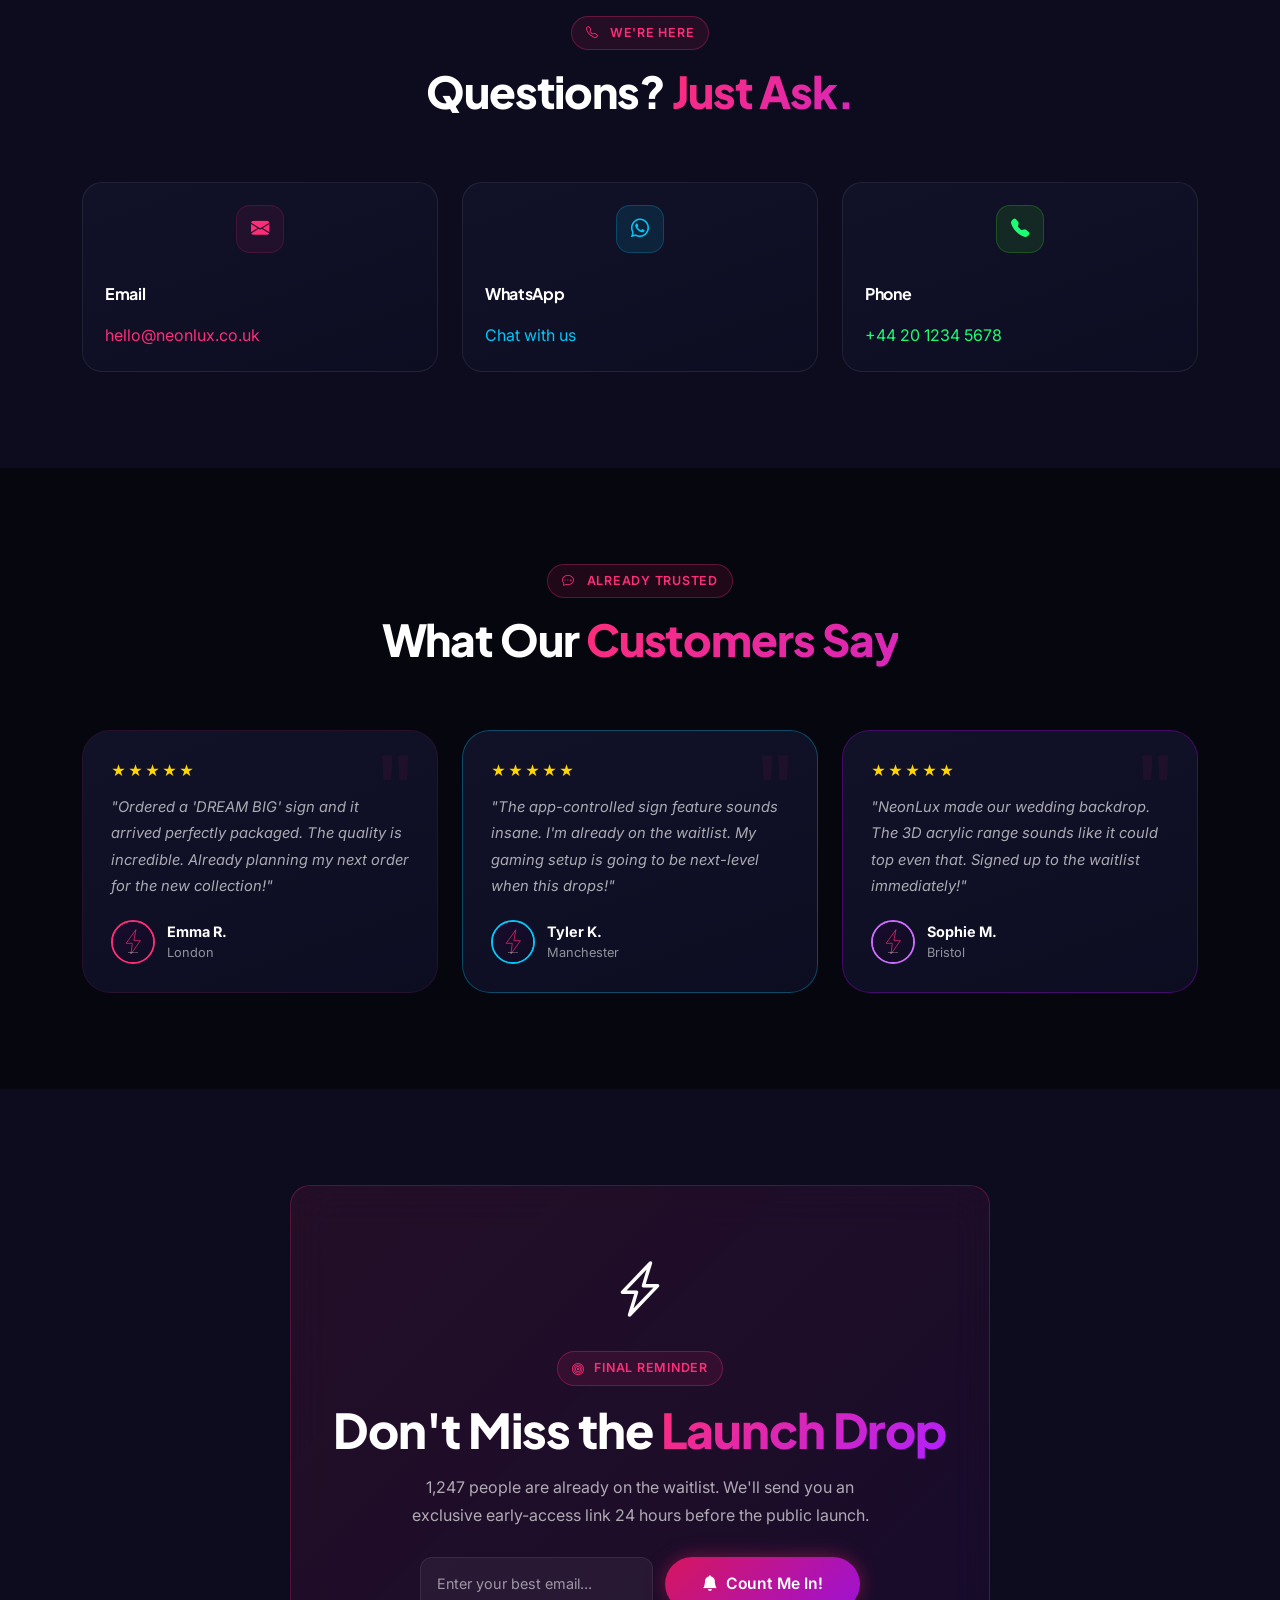
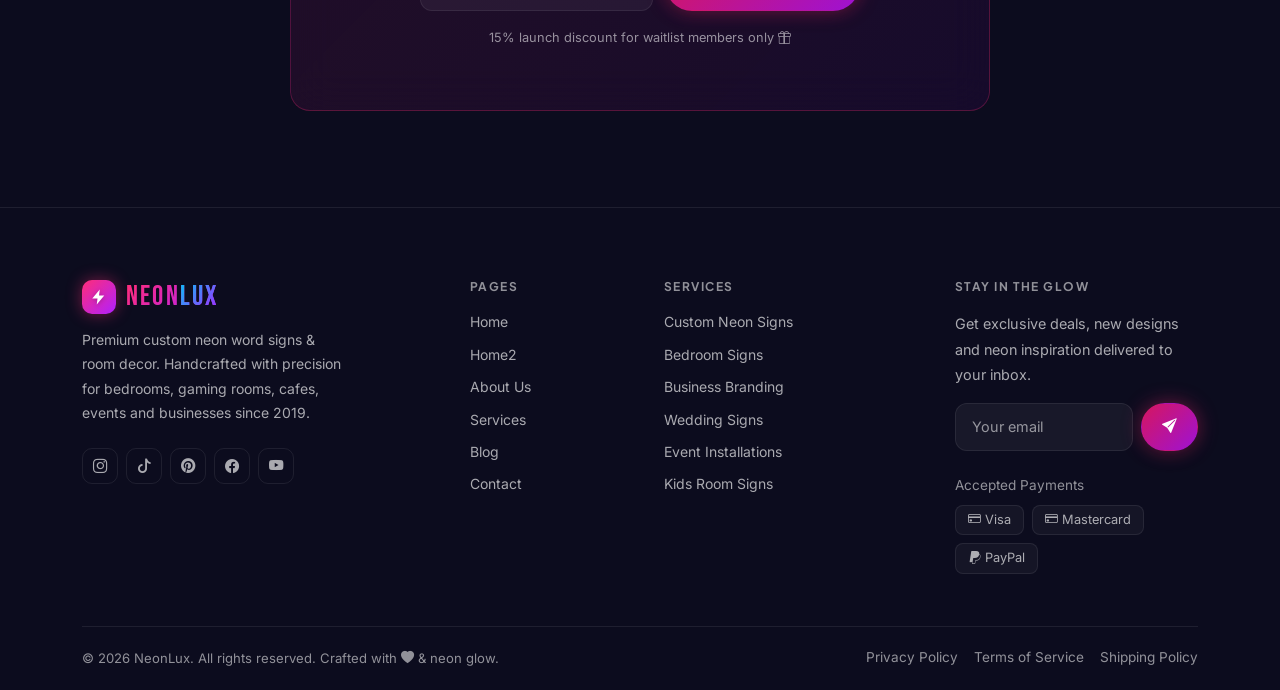
<file: coming-soon.html>
<!DOCTYPE html>
<html lang="en" data-theme="dark">
<head>
  <meta charset="UTF-8" />
  <meta name="viewport" content="width=device-width, initial-scale=1.0" />
  <link rel="preconnect" href="https://fonts.googleapis.com" />
  <link rel="preconnect" href="https://fonts.gstatic.com" crossorigin />
  <link href="https://fonts.googleapis.com/css2?family=Inter:wght@300;400;500;600;700;800;900&family=Plus+Jakarta+Sans:wght@400;500;600;700;800;900&family=Bebas+Neue&display=swap" rel="stylesheet" />
  <meta name="description" content="Something luminous is coming to NeonLux. Sign up to be first to know about our exclusive new collection of premium custom neon signs." />
  <title>Coming Soon — Big Things Glowing | NeonLux</title>
  <link rel="icon" type="image/svg+xml" href="data:image/svg+xml,<svg xmlns='http://www.w3.org/2000/svg' viewBox='0 0 64 64'><defs><linearGradient id='g' x1='0' y1='0' x2='1' y2='1'><stop offset='0' stop-color='%23FF2D78'/><stop offset='1' stop-color='%23B020FF'/></linearGradient></defs><rect width='64' height='64' rx='14' fill='url(%23g)'/><path d='M35 6 14 36h11l-2 22 21-30H33l2-22z' fill='white'/></svg>" />
  <link href="https://cdn.jsdelivr.net/npm/bootstrap@5.3.3/dist/css/bootstrap.min.css" rel="stylesheet" />
  <link href="https://cdn.jsdelivr.net/npm/bootstrap-icons@1.11.3/font/bootstrap-icons.min.css" rel="stylesheet" />
  <link href="https://unpkg.com/aos@2.3.4/dist/aos.css" rel="stylesheet" />
  <link rel="stylesheet" href="css/style.css" />
  <style>
    body { overflow-x: hidden; }
    .coming-soon-page {
      min-height: 92vh;
      display: flex;
      align-items: center;
      justify-content: center;
      position: relative;
      overflow: hidden;
      padding: 80px 20px;
    }

    /* Animated bg gradient */
    .cs-bg {
      position: absolute;
      inset: 0;
      background:
        radial-gradient(ellipse at 20% 30%, rgba(255,45,120,0.15) 0%, transparent 50%),
        radial-gradient(ellipse at 80% 70%, rgba(0,212,255,0.12) 0%, transparent 50%),
        radial-gradient(ellipse at 50% 50%, rgba(191,0,255,0.08) 0%, transparent 60%),
        var(--bg-0);
      animation: bgPulse 6s ease-in-out infinite alternate;
    }
    @keyframes bgPulse {
      from { background-size: 100% 100%; }
      to {
        background:
          radial-gradient(ellipse at 30% 70%, rgba(255,45,120,0.18) 0%, transparent 50%),
          radial-gradient(ellipse at 70% 30%, rgba(0,212,255,0.14) 0%, transparent 50%),
          radial-gradient(ellipse at 50% 50%, rgba(191,0,255,0.10) 0%, transparent 60%),
          var(--bg-0);
      }
    }

    /* Countdown */
    .countdown-grid {
      display: flex;
      justify-content: center;
      gap: 20px;
      flex-wrap: wrap;
      margin: 36px 0;
    }
    .countdown-unit {
      min-width: 90px;
      text-align: center;
      background: var(--gradient-card);
      border: 1px solid var(--glass-border);
      border-radius: 20px;
      padding: 20px 16px;
      backdrop-filter: blur(20px);
      position: relative;
      overflow: hidden;
    }
    .countdown-unit::before {
      content: '';
      position: absolute;
      top: 0; left: 0; right: 0;
      height: 2px;
      border-radius: 20px 20px 0 0;
    }
    .countdown-unit:nth-child(1)::before { background: var(--pink); box-shadow: 0 0 10px var(--pink); }
    .countdown-unit:nth-child(2)::before { background: var(--blue); box-shadow: 0 0 10px var(--blue); }
    .countdown-unit:nth-child(3)::before { background: var(--green); box-shadow: 0 0 10px var(--green); }
    .countdown-unit:nth-child(4)::before { background: var(--purple); box-shadow: 0 0 10px var(--purple); }

    .countdown-number {
      font-size: 3rem;
      font-weight: 900;
      font-family: 'Bebas Neue', cursive;
      line-height: 1;
      display: block;
    }
    .countdown-unit:nth-child(1) .countdown-number { color: var(--pink); text-shadow: 0 0 20px rgba(255,45,120,0.5); }
    .countdown-unit:nth-child(2) .countdown-number { color: var(--blue); text-shadow: 0 0 20px rgba(0,212,255,0.5); }
    .countdown-unit:nth-child(3) .countdown-number { color: var(--green); text-shadow: 0 0 20px rgba(57,255,20,0.5); }
    .countdown-unit:nth-child(4) .countdown-number { color:#CE6BFF; text-shadow: 0 0 20px rgba(191,0,255,0.5); }

    .countdown-label {
      font-size: 0.75rem;
      text-transform: uppercase;
      letter-spacing: 2px;
      color: var(--t3);
      margin-top: 6px;
      display: block;
    }

    /* Progress bar */
    .launch-progress-bar {
      width: 100%;
      height: 6px;
      background: var(--glass-border);
      border-radius: 3px;
      overflow: hidden;
      margin: 8px 0;
    }
    .launch-progress-fill {
      height: 100%;
      border-radius: 3px;
      background: var(--g-pink);
      box-shadow: 0 0 12px rgba(255,45,120,0.5);
      animation: progressPulse 2s ease-in-out infinite;
    }
    @keyframes progressPulse {
      0%, 100% { box-shadow: 0 0 12px rgba(255,45,120,0.5); }
      50% { box-shadow: 0 0 24px rgba(255,45,120,0.8); }
    }

    /* Teaser items */
    .teaser-item {
      display: flex;
      align-items: center;
      gap: 16px;
      padding: 16px 20px;
      background: var(--gradient-card);
      border: 1px solid var(--glass-border);
      border-radius: 16px;
      transition: all 0.3s ease;
    }
    .teaser-item:hover {
      border-color: rgba(255,45,120,0.3);
      transform: translateX(4px);
    }

    /* Grid pattern overlay */
    .grid-overlay {
      position: absolute;
      inset: 0;
      background-image:
        linear-gradient(rgba(255,255,255,0.015) 1px, transparent 1px),
        linear-gradient(90deg, rgba(255,255,255,0.015) 1px, transparent 1px);
      background-size: 60px 60px;
      pointer-events: none;
    }

    /* Neon text big */
    .cs-headline {
      font-size: clamp(2.5rem, 8vw, 6rem);
      font-weight: 900;
      line-height: 1.05;
      margin-bottom: 20px;
    }
    .cs-sub {
      font-size: clamp(0.95rem, 2vw, 1.15rem);
      color: var(--t2);
      max-width: 520px;
      margin: 0 auto;
      line-height: 1.75;
    }

    /* Floating neon pieces */
    .float-piece {
      position: absolute;
      font-family: 'Pacifico', cursive;
      animation: floatSign 5s ease-in-out infinite;
      pointer-events: none;
      user-select: none;
      opacity: 0.25;
    }
  </style>
</head>
<body>

<div class="cursor-glow" id="cursorGlow"></div>

<!-- NAVBAR (minimal) -->
<nav class="navbar" id="mainNavbar" style="position:fixed;">
  <div class="container d-flex align-items-center justify-content-between">
    <a class="navbar-brand" href="index.html"><span class="logo-mark" aria-hidden="true"><svg viewBox="0 0 24 24" fill="currentColor" aria-hidden="true"><path d="M13 2 3 14h7l-1 8 10-12h-7l1-8z"/></svg></span><span class="logo-text">Neon<span>Lux</span></span></a>
    <div class="d-flex align-items-center gap-3">
      <button class="theme-toggle" aria-label="Toggle theme"><i class="bi bi-sun-fill"></i></button>
      <a href="contact.html" class="btn-neon btn-neon-sm d-none d-sm-flex">Contact Us</a>
    </div>
  </div>
</nav>

<!-- MAIN SECTION -->
<div class="coming-soon-page">
  <div class="cs-bg">
    <img src="https://images.unsplash.com/photo-1492684223066-81342ee5ff30?w=1600&auto=format&fit=crop" alt="Neon celebration lights" style="width:100%;height:100%;object-fit:cover;opacity:0.5;" />
    <div style="position:absolute;inset:0;background:linear-gradient(to bottom, rgba(5,5,15,0.45), rgba(5,5,15,0.85));"></div>
  </div>
  <div class="grid-overlay"></div>

  <!-- Floating decorative signs -->
  <div class="float-piece" style="top:12%;left:4%;color:var(--pink);font-size:1.8rem;animation-delay:0s;">DREAM</div>
  <div class="float-piece" style="top:15%;right:6%;color:var(--blue);font-size:1.4rem;animation-delay:1.2s;">BIG</div>
  <div class="float-piece" style="bottom:20%;left:6%;color:var(--green);font-size:1.2rem;animation-delay:0.7s;">GLOW</div>
  <div class="float-piece" style="bottom:25%;right:4%;color:#CE6BFF;font-size:1.6rem;animation-delay:2s;">✦</div>
  <div class="float-piece" style="top:40%;left:1%;color:rgba(255,45,120,0.4);font-size:1rem;animation-delay:3s;">NEON</div>

  <div class="container text-center" style="position:relative;z-index:2;max-width:800px;">

    <!-- Brand -->
    <div class="mb-3" data-aos="fade-down">
      <a href="index.html" class="footer-brand" style="font-size:2.2rem;" aria-label="NeonLux Home"><span class="logo-mark" aria-hidden="true"><svg viewBox="0 0 24 24" fill="currentColor" aria-hidden="true"><path d="M13 2 3 14h7l-1 8 10-12h-7l1-8z"/></svg></span><span class="logo-text">Neon<span>Lux</span></span></a>
    </div>

    <!-- Badge -->
    <div class="badge-neon mb-4 d-inline-block" data-aos="fade-up" data-aos-delay="50"><i class="bi bi-lightning-charge" aria-hidden="true"></i> Something Luminous is Coming</div>

    <!-- Headline -->
    <h1 class="cs-headline" data-aos="fade-up" data-aos-delay="100">
      Big Things Are<br>
      <span style="background:var(--g-neon);background-size:300% 300%;-webkit-background-clip:text;-webkit-text-fill-color:transparent;background-clip:text;animation:gradientShift 4s ease infinite;">Glowing</span>
      <br>Our Way
    </h1>
    <p class="cs-sub mb-5" data-aos="fade-up" data-aos-delay="200">
      We're crafting something extraordinary — a brand new collection of ultra-premium custom neon signs. Be the first to get access and grab an exclusive launch discount.
    </p>

    <div class="hero-cta d-flex flex-wrap gap-3 justify-content-center mb-5" data-aos="fade-up" data-aos-delay="250">
          <a href="#waitlistForm" class="btn-neon btn-neon-lg"><i class="bi bi-bell-fill"></i> Notify Me</a>
          <a href="index.html" class="btn-neon-outline btn-neon-lg"><i class="bi bi-arrow-right"></i> Explore Main Site</a>
    </div>

    <!-- ===== Countdown Timer ===== -->
    <div class="countdown-grid" data-aos="fade-up" data-aos-delay="300">
      <div class="countdown-unit">
        <span class="countdown-number" id="countDays">00</span>
        <span class="countdown-label">Days</span>
      </div>
      <div class="countdown-unit">
        <span class="countdown-number" id="countHours">00</span>
        <span class="countdown-label">Hours</span>
      </div>
      <div class="countdown-unit">
        <span class="countdown-number" id="countMins">00</span>
        <span class="countdown-label">Minutes</span>
      </div>
      <div class="countdown-unit">
        <span class="countdown-number" id="countSecs">00</span>
        <span class="countdown-label">Seconds</span>
      </div>
    </div>

    <!-- ===== Progress Bar ===== -->
    <div style="max-width:500px;margin:0 auto 40px;" data-aos="fade-up" data-aos-delay="350">
      <div style="display:flex;justify-content:space-between;margin-bottom:8px;">
        <span style="font-size:0.85rem;color:var(--t2);">Launch Progress</span>
        <span style="font-size:0.85rem;color:var(--pink);font-weight:700;">78% Complete</span>
      </div>
      <div class="launch-progress-bar">
        <div class="launch-progress-fill" style="width:78%;"></div>
      </div>
    </div>

    <!-- ===== Newsletter Signup ===== -->
    <div style="max-width:520px;margin:0 auto 40px;" data-aos="fade-up" data-aos-delay="400">
      <div class="glass-card" style="padding:32px 28px;">
        <h4 style="font-weight:800;margin-bottom:8px;font-size:1.3rem;">Get Early Access + 15% Off</h4>
        <p style="color:var(--t2);font-size:0.9rem;margin-bottom:20px;">Join the waitlist. Be first to see the new collection and unlock an exclusive launch discount.</p>
        <form id="waitlistForm" style="display:flex;gap:10px;flex-wrap:wrap;">
          <input type="email" class="form-control" placeholder="your@email.com" required style="flex:1;min-width:200px;" id="waitlistEmail" />
          <button type="submit" class="btn-neon" style="white-space:nowrap;"><i class="bi bi-bell-fill"></i> Notify Me</button>
        </form>
        <p style="font-size:0.78rem;color:var(--t3);margin:12px 0 0;"><i class="bi bi-lock" aria-hidden="true"></i> No spam. Unsubscribe anytime. 1,247 people already signed up.</p>
      </div>
    </div>

    <!-- ===== Social Links ===== -->
    <div data-aos="fade-up" data-aos-delay="450" style="margin-bottom:32px;">
      <p style="font-size:0.9rem;color:var(--t2);margin-bottom:16px;">Follow along for sneak peeks</p>
      <div class="social-links" style="justify-content:center;">
        <a href="#" class="social-link" aria-label="Instagram"><i class="bi bi-instagram"></i></a>
        <a href="#" class="social-link" aria-label="TikTok"><i class="bi bi-tiktok"></i></a>
        <a href="#" class="social-link" aria-label="Pinterest"><i class="bi bi-pinterest"></i></a>
        <a href="#" class="social-link" aria-label="Facebook"><i class="bi bi-facebook"></i></a>
      </div>
    </div>

    <!-- Teaser Peeks -->
    <div style="max-width:600px;margin:0 auto;" data-aos="fade-up" data-aos-delay="500">
      <h5 style="font-weight:700;margin-bottom:16px;font-size:1rem;color:var(--t2);">WHAT'S COMING <i class="bi bi-eye" aria-hidden="true"></i></h5>
      <div style="display:flex;flex-direction:column;gap:10px;text-align:left;">
        <div class="teaser-item">
          <div style="font-size:1.5rem;"><i class="bi bi-palette" aria-hidden="true"></i></div>
          <div>
            <div style="font-weight:700;font-size:0.95rem;margin-bottom:2px;">New 3D Acrylic Neon Collection</div>
            <div style="font-size:0.85rem;color:var(--t3);">Double-layered depth signs with LED backing — first time ever in the UK</div>
          </div>
        </div>
        <div class="teaser-item">
          <div style="font-size:1.5rem;"><i class="bi bi-phone" aria-hidden="true"></i></div>
          <div>
            <div style="font-weight:700;font-size:0.95rem;margin-bottom:2px;">App-Controlled Color-Changing Signs</div>
            <div style="font-size:0.85rem;color:var(--t3);">Change colors, brightness and animations from your phone</div>
          </div>
        </div>
        <div class="teaser-item">
          <div style="font-size:1.5rem;"><i class="bi bi-globe" aria-hidden="true"></i></div>
          <div>
            <div style="font-weight:700;font-size:0.95rem;margin-bottom:2px;">Online Design Studio</div>
            <div style="font-size:0.85rem;color:var(--t3);">Design your sign live in browser — see it in your room before ordering</div>
          </div>
        </div>
      </div>
    </div>

    <!-- Back to Site Link -->
    <div class="mt-5" data-aos="fade-up" data-aos-delay="550">
      <a href="index.html" class="btn-neon-outline"><i class="bi bi-arrow-left"></i> Back to NeonLux Home</a>
    </div>
  </div>
</div>

<!-- ===== SECTION 2: SNEAK PEEK GALLERY ===== -->
<section class="section-pad" style="background:var(--bg-1);">
  <div class="container">
    <div class="text-center mb-4" data-aos="fade-up">
      <div class="badge-neon mb-3"><i class="bi bi-eye" aria-hidden="true"></i> Sneak Peek</div>
      <h2 style="font-size:1.8rem;font-weight:800;">A First Look at <span style="background:var(--g-pink);-webkit-background-clip:text;-webkit-text-fill-color:transparent;background-clip:text;">What's Coming</span></h2>
      <p style="color:var(--t2);max-width:400px;margin:8px auto 0;">These are just glimpses. The full collection is 10× bigger. Stay tuned.</p>
    </div>
    <div class="row g-3">
      <div class="col-md-4" data-aos="fade-up" data-aos-delay="0">
        <div style="position:relative;border-radius:20px;overflow:hidden;">
          <img src="https://images.unsplash.com/photo-1618773928121-c32242e63f39?w=600&auto=format&fit=crop" alt="Sneak peek 1" style="width:100%;height:280px;object-fit:cover;filter:brightness(0.7);" loading="lazy" />
          <div style="position:absolute;inset:0;display:flex;align-items:center;justify-content:center;background:rgba(0,0,0,0.3);">
            <div style="text-align:center;">
              <div style="font-size:2rem;margin-bottom:8px;"><i class="bi bi-lock" aria-hidden="true"></i></div>
              <div style="font-weight:700;color:#fff;font-size:0.95rem;">Reveal on Launch</div>
            </div>
          </div>
          <div style="position:absolute;top:16px;right:16px;padding:6px 14px;background:rgba(255,45,120,0.2);border:1px solid rgba(255,45,120,0.5);border-radius:50px;font-size:0.8rem;color:var(--pink);font-weight:600;">New Style</div>
        </div>
      </div>
      <div class="col-md-4" data-aos="fade-up" data-aos-delay="100">
        <div style="position:relative;border-radius:20px;overflow:hidden;">
          <img src="https://images.unsplash.com/photo-1582719478250-c89cae4dc85b?w=600&auto=format&fit=crop" alt="Sneak peek 2" style="width:100%;height:280px;object-fit:cover;filter:brightness(0.7);" loading="lazy" />
          <div style="position:absolute;inset:0;display:flex;align-items:center;justify-content:center;background:rgba(0,0,0,0.3);">
            <div style="text-align:center;">
              <div style="font-size:2rem;margin-bottom:8px;"><i class="bi bi-lock" aria-hidden="true"></i></div>
              <div style="font-weight:700;color:#fff;font-size:0.95rem;">Coming Soon</div>
            </div>
          </div>
          <div style="position:absolute;top:16px;right:16px;padding:6px 14px;background:rgba(0,212,255,0.2);border:1px solid rgba(0,212,255,0.5);border-radius:50px;font-size:0.8rem;color:var(--blue);font-weight:600;">3D Acrylic</div>
        </div>
      </div>
      <div class="col-md-4" data-aos="fade-up" data-aos-delay="200">
        <div style="position:relative;border-radius:20px;overflow:hidden;">
          <img src="https://images.unsplash.com/photo-1505691938895-1758d7feb511?w=600&auto=format&fit=crop" alt="Sneak peek 3" style="width:100%;height:280px;object-fit:cover;filter:brightness(0.7);" loading="lazy" />
          <div style="position:absolute;inset:0;display:flex;align-items:center;justify-content:center;background:rgba(0,0,0,0.3);">
            <div style="text-align:center;">
              <div style="font-size:2rem;margin-bottom:8px;"><i class="bi bi-lock" aria-hidden="true"></i></div>
              <div style="font-weight:700;color:#fff;font-size:0.95rem;">App-Controlled</div>
            </div>
          </div>
          <div style="position:absolute;top:16px;right:16px;padding:6px 14px;background:rgba(191,0,255,0.2);border:1px solid rgba(191,0,255,0.5);border-radius:50px;font-size:0.8rem;color:#CE6BFF;font-weight:600;">Smart Neon</div>
        </div>
      </div>
    </div>
  </div>
</section>

<!-- ===== SECTION 3: EXISTING SHOP REMINDER ===== -->
<section class="section-pad">
  <div class="container">
    <div class="row align-items-center g-5">
      <div class="col-lg-6" data-aos="fade-right">
        <div class="badge-neon mb-3"><i class="bi bi-lightbulb" aria-hidden="true"></i> Can't Wait?</div>
        <h2 class="section-title">Shop Our <span>Current Collection</span></h2>
        <p style="color:var(--t2);line-height:1.7;margin-bottom:28px;">While we build something extraordinary, our existing custom neon sign collection is still very much open. Over 15,000 signs shipped, 4.9/5 rating.</p>
        <div class="d-flex gap-3 flex-wrap">
          <a href="services.html" class="btn-neon btn-neon-lg"><i class="bi bi-lightning-fill"></i> Shop Now</a>
          <a href="contact.html" class="btn-neon-outline btn-neon-lg"><i class="bi bi-chat-dots-fill"></i> Get Quote</a>
        </div>
      </div>
      <div class="col-lg-6" data-aos="fade-left">
        <div class="row g-3">
          <div class="col-6">
            <div class="neon-card">
              <img src="https://images.unsplash.com/photo-1540932239986-30128078f3c5?w=300&auto=format&fit=crop" alt="Current sign" style="height:160px;" loading="lazy" />
              <div class="neon-card-overlay"><div class="neon-card-title" style="font-size:1rem;">From £79</div></div>
            </div>
          </div>
          <div class="col-6">
            <div class="neon-card">
              <img src="https://images.unsplash.com/photo-1519681393784-d120267933ba?w=300&auto=format&fit=crop" alt="Wedding sign" style="height:160px;" loading="lazy" />
              <div class="neon-card-overlay"><div class="neon-card-title" style="font-size:1rem;">Wedding Signs</div></div>
            </div>
          </div>
          <div class="col-6">
            <div class="neon-card">
              <img src="https://images.unsplash.com/photo-1560185893-a55cbc8c57e8?w=300&auto=format&fit=crop" alt="Gaming sign" style="height:160px;" loading="lazy" />
              <div class="neon-card-overlay"><div class="neon-card-title" style="font-size:1rem;">Gaming Signs</div></div>
            </div>
          </div>
          <div class="col-6">
            <div class="neon-card">
              <img src="https://images.unsplash.com/photo-1523438885200-e635ba2c371e?w=300&auto=format&fit=crop" alt="Business sign" style="height:160px;" loading="lazy" />
              <div class="neon-card-overlay"><div class="neon-card-title" style="font-size:1rem;">Business Signs</div></div>
            </div>
          </div>
        </div>
      </div>
    </div>
  </div>
</section>

<!-- ===== SECTION 4: CONTACT + SUPPORT ===== -->
<section class="section-pad" style="background:var(--bg-1);">
  <div class="container">
    <div class="text-center section-header">
      <div class="badge-neon mb-3" data-aos="fade-up"><i class="bi bi-telephone" aria-hidden="true"></i> We're Here</div>
      <h2 class="section-title" data-aos="fade-up" data-aos-delay="100">Questions? <span>Just Ask.</span></h2>
    </div>
    <div class="row g-4 justify-content-center">
      <div class="col-md-4" data-aos="fade-up" data-aos-delay="0">
        <div class="contact-info-card text-center flex-column">
          <div class="contact-icon mx-auto mb-3"><i class="bi bi-envelope-fill"></i></div>
          <h6 style="font-weight:700;margin-bottom:4px;">Email</h6>
          <a href="mailto:hello@neonlux.co.uk" style="color:var(--pink);">hello@neonlux.co.uk</a>
        </div>
      </div>
      <div class="col-md-4" data-aos="fade-up" data-aos-delay="100">
        <div class="contact-info-card text-center flex-column">
          <div class="contact-icon mx-auto mb-3" style="background:rgba(0,212,255,0.1);border-color:rgba(0,212,255,0.2);color:var(--blue);"><i class="bi bi-whatsapp"></i></div>
          <h6 style="font-weight:700;margin-bottom:4px;">WhatsApp</h6>
          <a href="#" style="color:var(--blue);">Chat with us</a>
        </div>
      </div>
      <div class="col-md-4" data-aos="fade-up" data-aos-delay="200">
        <div class="contact-info-card text-center flex-column">
          <div class="contact-icon mx-auto mb-3" style="background:rgba(57,255,20,0.1);border-color:rgba(57,255,20,0.2);color:var(--green);"><i class="bi bi-telephone-fill"></i></div>
          <h6 style="font-weight:700;margin-bottom:4px;">Phone</h6>
          <a href="tel:+442012345678" style="color:var(--green);">+44 20 1234 5678</a>
        </div>
      </div>
    </div>
  </div>
</section>

<!-- ===== SECTION 5: SOCIAL PROOF ===== -->
<section class="section-pad">
  <div class="container">
    <div class="text-center section-header">
      <div class="badge-neon mb-3" data-aos="fade-up"><i class="bi bi-chat-dots" aria-hidden="true"></i> Already Trusted</div>
      <h2 class="section-title" data-aos="fade-up" data-aos-delay="100">What Our <span>Customers Say</span></h2>
    </div>
    <div class="row g-4">
      <div class="col-md-4" data-aos="fade-up" data-aos-delay="0">
        <div class="testimonial-card">
          <div class="rating">★★★★★</div>
          <p>"Ordered a 'DREAM BIG' sign and it arrived perfectly packaged. The quality is incredible. Already planning my next order for the new collection!"</p>
          <div style="display:flex;align-items:center;gap:12px;">
            <img src="https://i.pravatar.cc/50?img=9" alt="Emma R." class="reviewer-avatar" />
            <div>
              <div style="font-weight:700;font-size:0.9rem;">Emma R.</div>
              <div style="font-size:0.8rem;color:var(--t3);">London</div>
            </div>
          </div>
        </div>
      </div>
      <div class="col-md-4" data-aos="fade-up" data-aos-delay="100">
        <div class="testimonial-card" style="border-color:rgba(0,212,255,0.3);">
          <div class="rating">★★★★★</div>
          <p>"The app-controlled sign feature sounds insane. I'm already on the waitlist. My gaming setup is going to be next-level when this drops!"</p>
          <div style="display:flex;align-items:center;gap:12px;">
            <img src="https://i.pravatar.cc/50?img=15" alt="Tyler K." class="reviewer-avatar" style="border-color:var(--blue);" />
            <div>
              <div style="font-weight:700;font-size:0.9rem;">Tyler K.</div>
              <div style="font-size:0.8rem;color:var(--t3);">Manchester</div>
            </div>
          </div>
        </div>
      </div>
      <div class="col-md-4" data-aos="fade-up" data-aos-delay="200">
        <div class="testimonial-card" style="border-color:rgba(191,0,255,0.3);">
          <div class="rating">★★★★★</div>
          <p>"NeonLux made our wedding backdrop. The 3D acrylic range sounds like it could top even that. Signed up to the waitlist immediately!"</p>
          <div style="display:flex;align-items:center;gap:12px;">
            <img src="https://i.pravatar.cc/50?img=25" alt="Sophie M." class="reviewer-avatar" style="border-color:#CE6BFF;" />
            <div>
              <div style="font-weight:700;font-size:0.9rem;">Sophie M.</div>
              <div style="font-size:0.8rem;color:var(--t3);">Bristol</div>
            </div>
          </div>
        </div>
      </div>
    </div>
  </div>
</section>

<!-- ===== SECTION 6: FINAL WAITLIST CTA ===== -->
<section class="section-pad" style="background:var(--bg-1);">
  <div class="container">
    <div class="text-center glass-card" data-aos="fade-up" style="max-width:700px;margin:0 auto;background:linear-gradient(135deg,rgba(255,45,120,0.1),rgba(191,0,255,0.06));border-color:rgba(255,45,120,0.25);padding:60px 40px;">
      <div style="font-size:3.5rem;margin-bottom:16px;animation:floatSign 3s ease-in-out infinite;"><i class="bi bi-lightning-charge" aria-hidden="true"></i></div>
      <div class="badge-neon mb-3 d-inline-block"><i class="bi bi-bullseye" aria-hidden="true"></i> Final Reminder</div>
      <h2 style="font-size:clamp(1.8rem,4vw,3rem);font-weight:900;margin-bottom:16px;">
        Don't Miss the <span style="background:var(--g-pink);-webkit-background-clip:text;-webkit-text-fill-color:transparent;background-clip:text;">Launch Drop</span>
      </h2>
      <p style="color:var(--t2);max-width:480px;margin:0 auto 28px;font-size:1rem;">1,247 people are already on the waitlist. We'll send you an exclusive early-access link 24 hours before the public launch.</p>
      <form id="finalWaitlistForm" style="display:flex;gap:12px;max-width:440px;margin:0 auto;flex-wrap:wrap;">
        <input type="email" class="form-control" placeholder="Enter your best email..." required style="flex:1;min-width:200px;" />
        <button type="submit" class="btn-neon btn-neon-lg" style="white-space:nowrap;"><i class="bi bi-bell-fill"></i> Count Me In!</button>
      </form>
      <p style="font-size:0.8rem;color:var(--t3);margin:16px 0 0;">15% launch discount for waitlist members only <i class="bi bi-gift" aria-hidden="true"></i></p>
    </div>
  </div>
</section>

<!-- Minimal Footer -->
<!-- ===== FOOTER ===== -->
<footer class="footer">
  <div class="container">
    <div class="row g-5">
      <div class="col-lg-4">
        <a href="index.html" class="footer-brand" aria-label="NeonLux Home"><span class="logo-mark" aria-hidden="true"><svg viewBox="0 0 24 24" fill="currentColor" aria-hidden="true"><path d="M13 2 3 14h7l-1 8 10-12h-7l1-8z"/></svg></span><span class="logo-text">Neon<span>Lux</span></span></a>
        <p class="footer-desc">Premium custom neon word signs & room decor. Handcrafted with precision for bedrooms, gaming rooms, cafes, events and businesses since 2019.</p>
        <div class="social-links">
          <a href="#" class="social-link" aria-label="Instagram"><i class="bi bi-instagram"></i></a>
          <a href="#" class="social-link" aria-label="TikTok"><i class="bi bi-tiktok"></i></a>
          <a href="#" class="social-link" aria-label="Pinterest"><i class="bi bi-pinterest"></i></a>
          <a href="#" class="social-link" aria-label="Facebook"><i class="bi bi-facebook"></i></a>
          <a href="#" class="social-link" aria-label="YouTube"><i class="bi bi-youtube"></i></a>
        </div>
      </div>
      <div class="col-sm-6 col-lg-2">
        <h6 class="footer-heading">Pages</h6>
        <ul class="footer-links">
          <li><a href="index.html"><i class="bi bi-arrow-right-short"></i> Home</a></li>
          <li><a href="home2.html"><i class="bi bi-arrow-right-short"></i> Home2</a></li>
          <li><a href="about.html"><i class="bi bi-arrow-right-short"></i> About Us</a></li>
          <li><a href="services.html"><i class="bi bi-arrow-right-short"></i> Services</a></li>
          <li><a href="blog.html"><i class="bi bi-arrow-right-short"></i> Blog</a></li>
          <li><a href="contact.html"><i class="bi bi-arrow-right-short"></i> Contact</a></li>
        </ul>
      </div>
      <div class="col-sm-6 col-lg-3">
        <h6 class="footer-heading">Services</h6>
        <ul class="footer-links">
          <li><a href="service-details.html"><i class="bi bi-arrow-right-short"></i> Custom Neon Signs</a></li>
          <li><a href="service-details.html"><i class="bi bi-arrow-right-short"></i> Bedroom Signs</a></li>
          <li><a href="service-details.html"><i class="bi bi-arrow-right-short"></i> Business Branding</a></li>
          <li><a href="service-details.html"><i class="bi bi-arrow-right-short"></i> Wedding Signs</a></li>
          <li><a href="service-details.html"><i class="bi bi-arrow-right-short"></i> Event Installations</a></li>
          <li><a href="service-details.html"><i class="bi bi-arrow-right-short"></i> Kids Room Signs</a></li>
        </ul>
      </div>
      <div class="col-lg-3">
        <h6 class="footer-heading">Stay in the Glow</h6>
        <p style="font-size:0.9rem;color:var(--t2);margin-bottom:16px;">Get exclusive deals, new designs and neon inspiration delivered to your inbox.</p>
        <form class="newsletter-form" style="display:flex;gap:8px;">
          <input type="email" class="form-control" placeholder="Your email" required style="flex:1;" />
          <button type="submit" class="btn-neon" style="padding:14px 20px;white-space:nowrap;"><i class="bi bi-send-fill"></i></button>
        </form>
        <div class="mt-4">
          <div style="font-size:0.85rem;color:var(--t3);margin-bottom:8px;">Accepted Payments</div>
          <div style="display:flex;gap:8px;flex-wrap:wrap;">
            <span style="padding:4px 12px;background:var(--glass-bg);border:1px solid var(--glass-border);border-radius:8px;font-size:0.8rem;color:var(--t2);"><i class="bi bi-credit-card" aria-hidden="true"></i> Visa</span>
            <span style="padding:4px 12px;background:var(--glass-bg);border:1px solid var(--glass-border);border-radius:8px;font-size:0.8rem;color:var(--t2);"><i class="bi bi-credit-card" aria-hidden="true"></i> Mastercard</span>
            <span style="padding:4px 12px;background:var(--glass-bg);border:1px solid var(--glass-border);border-radius:8px;font-size:0.8rem;color:var(--t2);"><i class="bi bi-paypal" aria-hidden="true"></i> PayPal</span>
          </div>
        </div>
      </div>
    </div>

    <div class="footer-bottom">
      <p>© 2026 NeonLux. All rights reserved. Crafted with <i class="bi bi-heart-fill" aria-hidden="true"></i> & neon glow.</p>
      <div class="d-flex gap-3 flex-wrap">
        <a href="#" style="color:var(--t3);font-size:0.85rem;">Privacy Policy</a>
        <a href="#" style="color:var(--t3);font-size:0.85rem;">Terms of Service</a>
        <a href="#" style="color:var(--t3);font-size:0.85rem;">Shipping Policy</a>
      </div>
    </div>
  </div>
</footer>

<script src="https://cdn.jsdelivr.net/npm/bootstrap@5.3.3/dist/js/bootstrap.bundle.min.js"></script>
<script src="https://unpkg.com/aos@2.3.4/dist/aos.js"></script>
<script>AOS.init({ once: true, duration: 700 });</script>
<script src="js/main.js"></script>
<script>
  // Countdown Timer to a future launch date
  const launchDate = new Date('2026-12-01T00:00:00');

  function updateCountdown() {
    const now = new Date();
    const diff = launchDate - now;
    if (diff <= 0) {
      document.getElementById('countDays').textContent = '00';
      document.getElementById('countHours').textContent = '00';
      document.getElementById('countMins').textContent = '00';
      document.getElementById('countSecs').textContent = '00';
      return;
    }
    const days = Math.floor(diff / (1000 * 60 * 60 * 24));
    const hours = Math.floor((diff % (1000 * 60 * 60 * 24)) / (1000 * 60 * 60));
    const mins = Math.floor((diff % (1000 * 60 * 60)) / (1000 * 60));
    const secs = Math.floor((diff % (1000 * 60)) / 1000);

    document.getElementById('countDays').textContent = String(days).padStart(2, '0');
    document.getElementById('countHours').textContent = String(hours).padStart(2, '0');
    document.getElementById('countMins').textContent = String(mins).padStart(2, '0');
    document.getElementById('countSecs').textContent = String(secs).padStart(2, '0');
  }

  updateCountdown();
  setInterval(updateCountdown, 1000);

  // Waitlist form submission
  document.querySelectorAll('#waitlistForm, #finalWaitlistForm').forEach(form => {
    form.addEventListener('submit', (e) => {
      e.preventDefault();
      const btn = form.querySelector('button');
      const originalText = btn.innerHTML;
      btn.innerHTML = '<i class="bi bi-check-circle-fill"></i> You\'re on the list!';
      btn.style.background = 'linear-gradient(135deg, #39ff14, #00d4ff)';
      btn.style.color = '#000';
      btn.disabled = true;
      setTimeout(() => {
        btn.innerHTML = originalText;
        btn.style.background = '';
        btn.style.color = '';
        btn.disabled = false;
        form.reset();
      }, 4000);
    });
  });
</script>
</body>
</html>
</file>
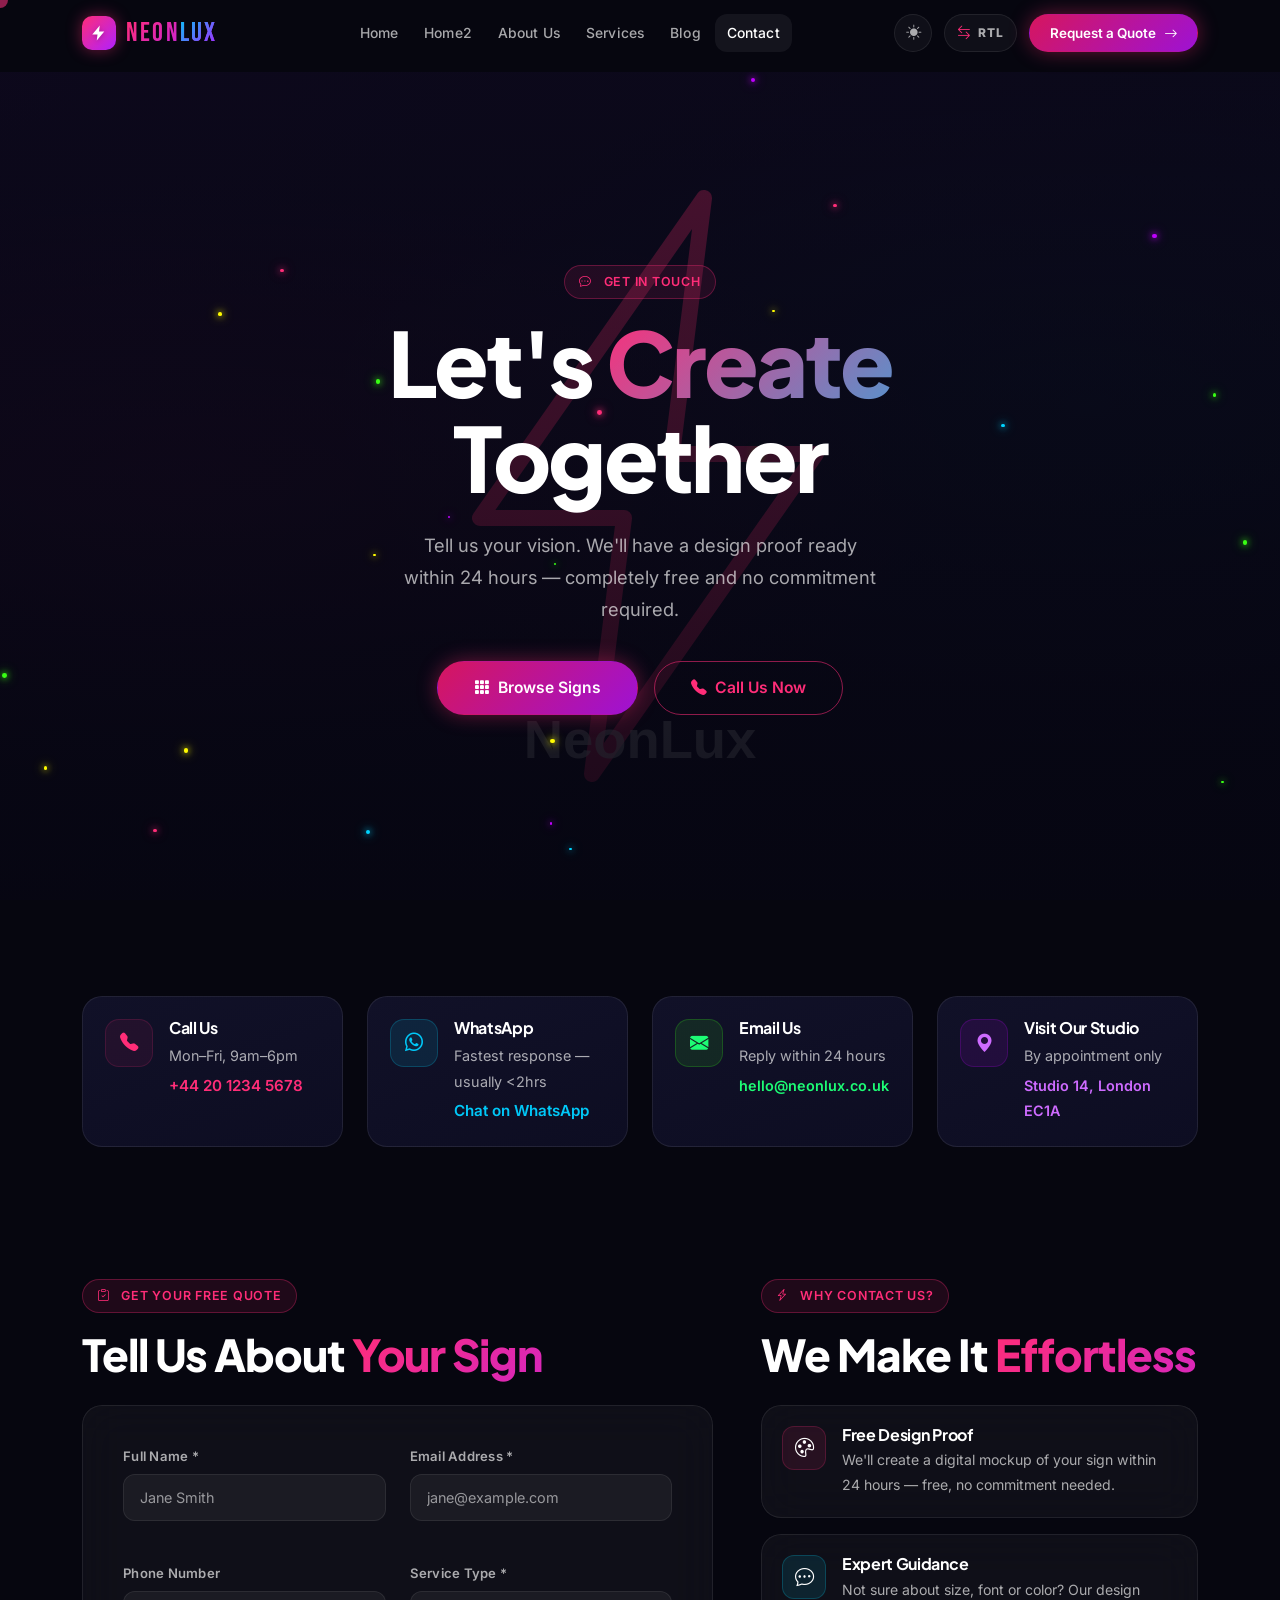
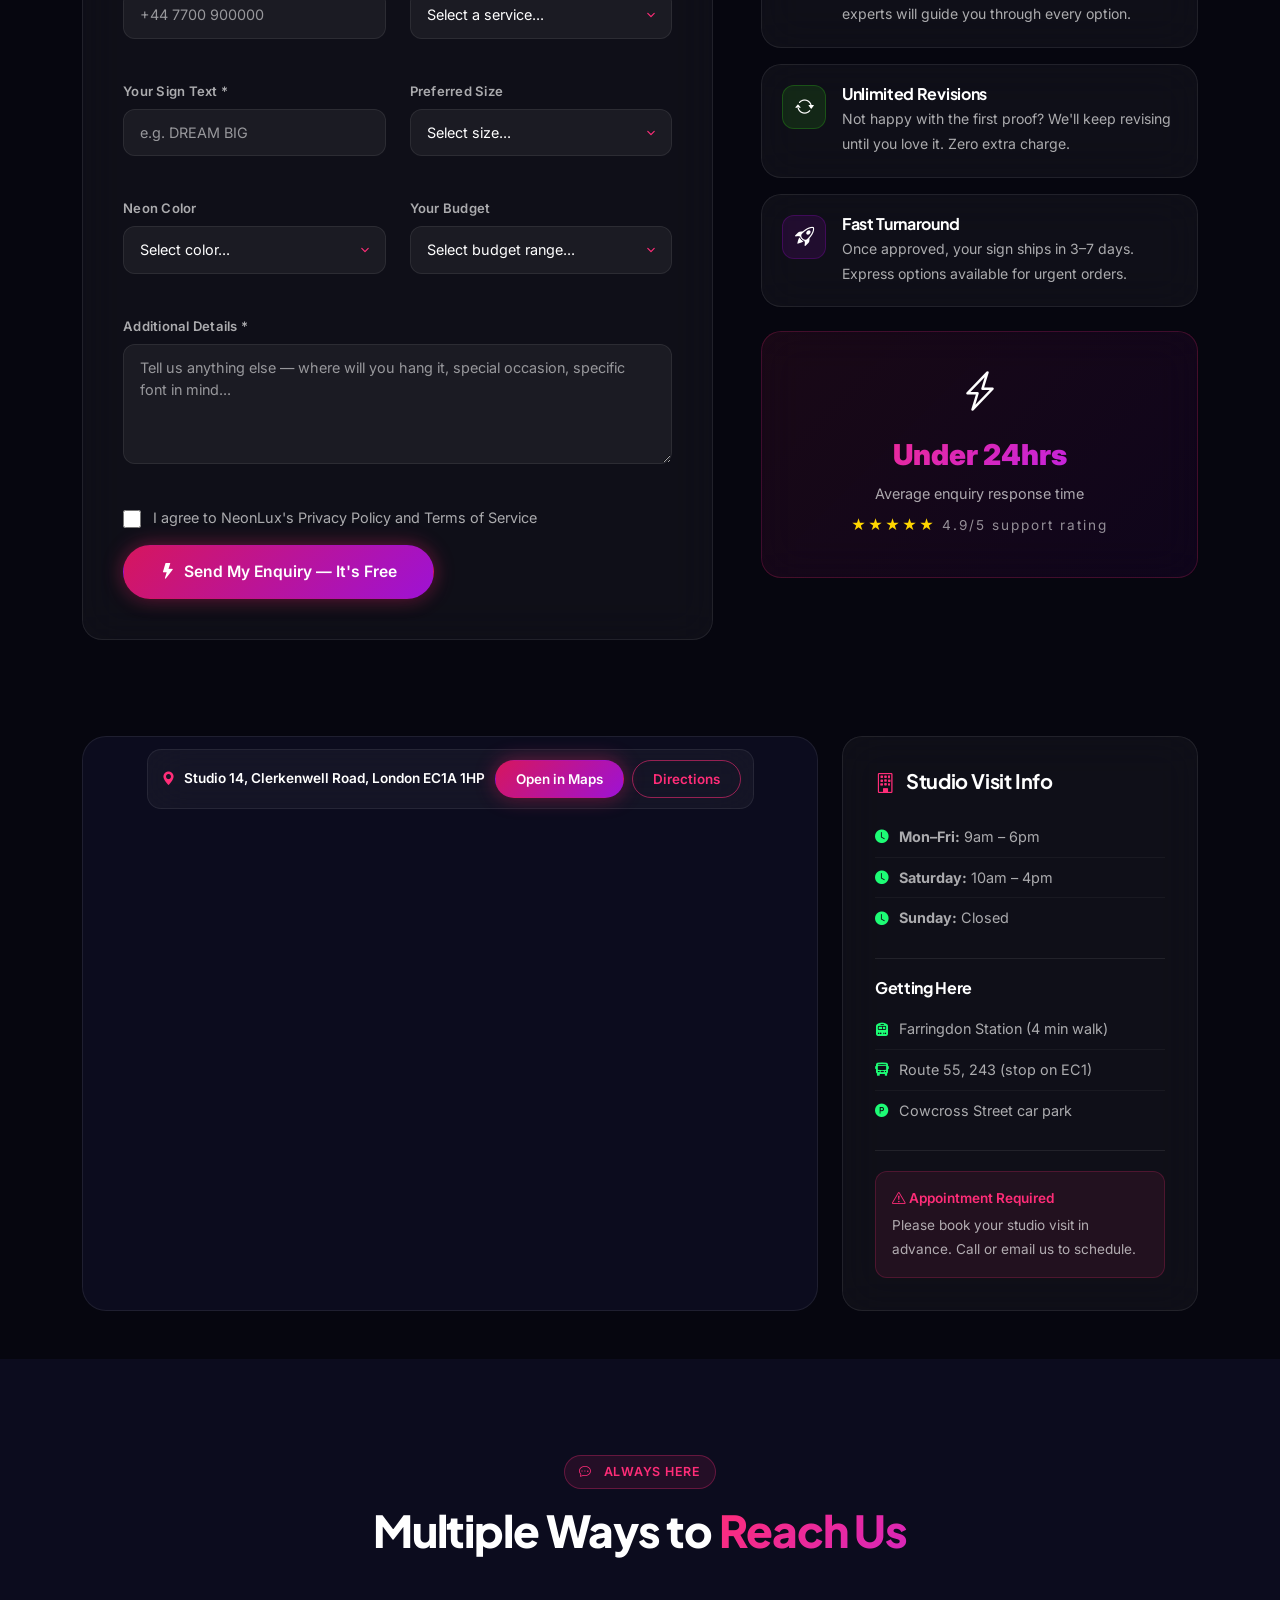
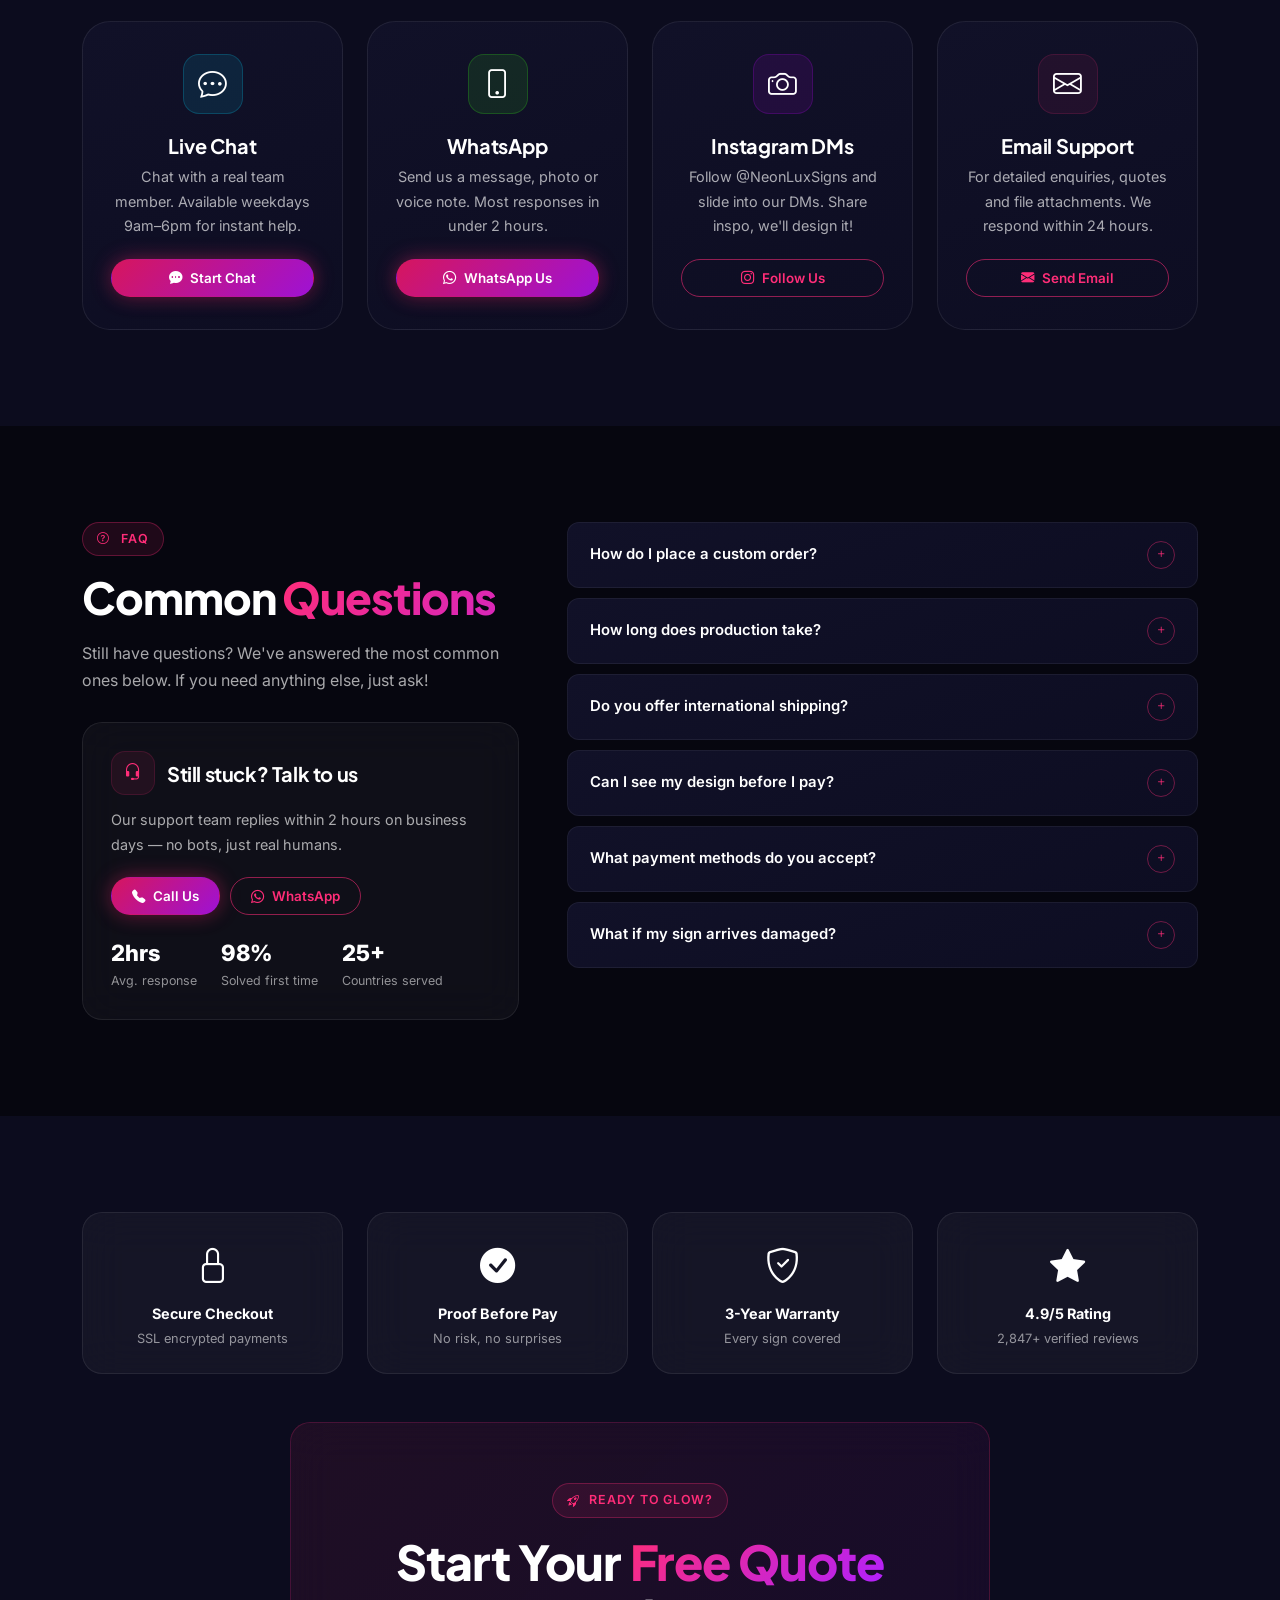
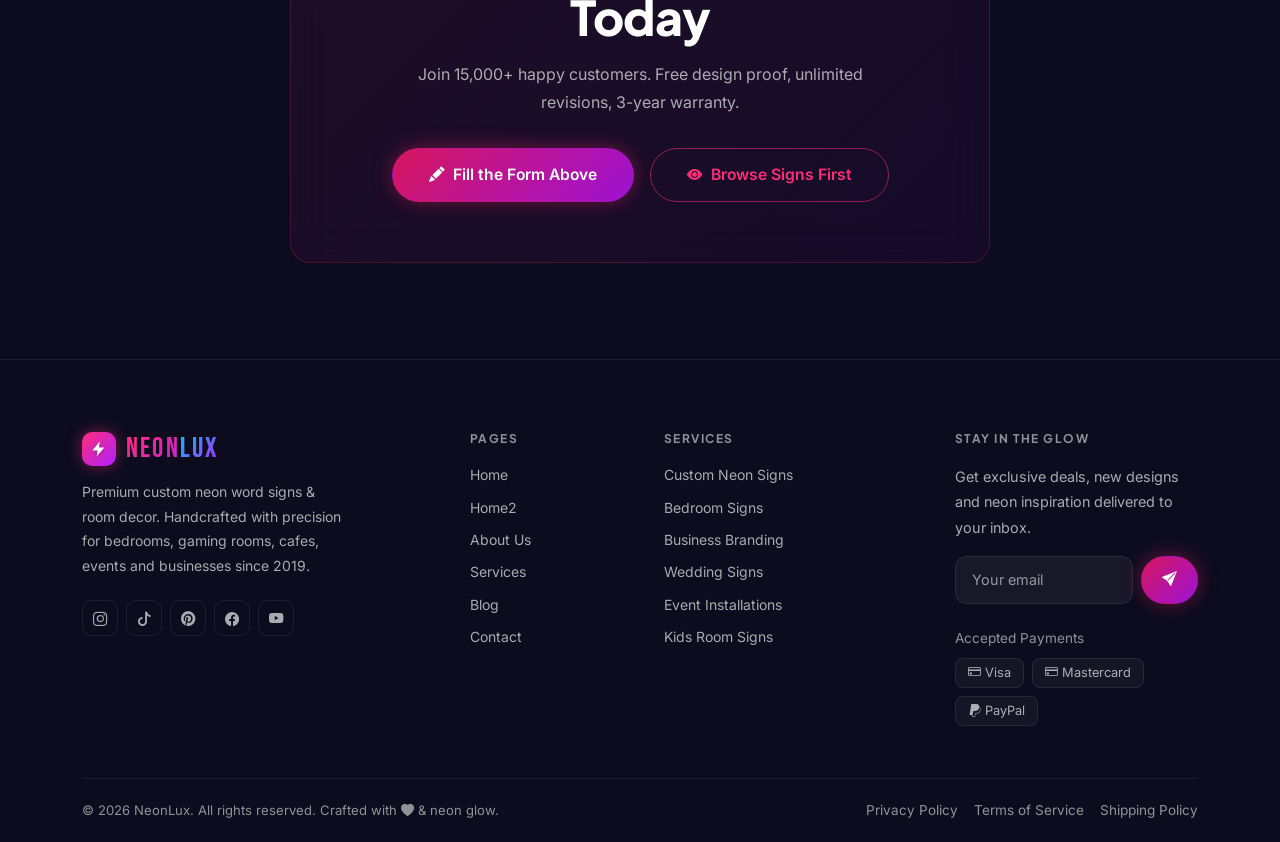
<file: contact.html>
<!DOCTYPE html>
<html lang="en" data-theme="dark">
<head>
  <meta charset="UTF-8" />
  <meta name="viewport" content="width=device-width, initial-scale=1.0" />
  <link rel="preconnect" href="https://fonts.googleapis.com" />
  <link rel="preconnect" href="https://fonts.gstatic.com" crossorigin />
  <link href="https://fonts.googleapis.com/css2?family=Inter:wght@300;400;500;600;700;800;900&family=Plus+Jakarta+Sans:wght@400;500;600;700;800;900&family=Bebas+Neue&display=swap" rel="stylesheet" />
  <meta name="description" content="Contact NeonLux — Get a free quote, chat with our team, find our studio or enquire about custom neon signs. We respond within 24 hours." />
  <title>Contact Us | NeonLux Custom Neon Signs</title>
  <link rel="icon" type="image/svg+xml" href="data:image/svg+xml,<svg xmlns='http://www.w3.org/2000/svg' viewBox='0 0 64 64'><defs><linearGradient id='g' x1='0' y1='0' x2='1' y2='1'><stop offset='0' stop-color='%23FF2D78'/><stop offset='1' stop-color='%23B020FF'/></linearGradient></defs><rect width='64' height='64' rx='14' fill='url(%23g)'/><path d='M35 6 14 36h11l-2 22 21-30H33l2-22z' fill='white'/></svg>" />
  <link href="https://cdn.jsdelivr.net/npm/bootstrap@5.3.3/dist/css/bootstrap.min.css" rel="stylesheet" />
  <link href="https://cdn.jsdelivr.net/npm/bootstrap-icons@1.11.3/font/bootstrap-icons.min.css" rel="stylesheet" />
  <link href="https://unpkg.com/aos@2.3.4/dist/aos.css" rel="stylesheet" />
  <link rel="stylesheet" href="css/style.css" />
</head>
<body>

<div class="cursor-glow" id="cursorGlow"></div>

<!-- NAVBAR -->
<nav class="navbar navbar-expand-lg" id="mainNavbar">
  <div class="container">
    <a class="navbar-brand" href="index.html"><span class="logo-mark" aria-hidden="true"><svg viewBox="0 0 24 24" fill="currentColor" aria-hidden="true"><path d="M13 2 3 14h7l-1 8 10-12h-7l1-8z"/></svg></span><span class="logo-text">Neon<span>Lux</span></span></a>
    <div class="nav-trigger-group d-lg-none">
      <button type="button" class="theme-toggle-btn" id="themeToggleMobile" aria-label="Switch to light theme" title="Toggle theme"><i class="bi bi-sun-fill"></i></button>
      <button type="button" class="rtl-toggle-btn" id="rtlToggleMobile" aria-label="Switch to right-to-left layout" title="Switch layout direction"><i class="bi bi-arrow-left-right" aria-hidden="true"></i> <span class="rtl-label">RTL</span></button>
      <button class="navbar-toggler" type="button" data-bs-toggle="collapse" data-bs-target="#navbarNav" aria-controls="navbarNav" aria-expanded="false" aria-label="Toggle navigation">
        <span class="navbar-toggler-icon"></span>
      </button>
    </div>
    <div class="collapse navbar-collapse" id="navbarNav">
            <ul class="navbar-nav mx-auto">
        <li class="nav-item"><a class="nav-link" href="index.html">Home</a></li>
        <li class="nav-item"><a class="nav-link" href="home2.html">Home2</a></li>
        <li class="nav-item"><a class="nav-link" href="about.html">About Us</a></li>
        <li class="nav-item"><a class="nav-link" href="services.html">Services</a></li>
        <li class="nav-item"><a class="nav-link" href="blog.html">Blog</a></li>
        <li class="nav-item"><a class="nav-link active" href="contact.html">Contact</a></li>
      </ul>
      <div class="nav-actions">
        <button type="button" class="theme-toggle-btn d-none d-lg-flex" id="themeToggleDesktop" aria-label="Switch to light theme" title="Toggle theme"><i class="bi bi-sun-fill"></i></button>
        <button type="button" class="rtl-toggle-btn d-none d-lg-inline-flex" id="rtlToggleDesktop" aria-label="Switch to right-to-left layout" title="Switch layout direction"><i class="bi bi-arrow-left-right" aria-hidden="true"></i> <span class="rtl-label">RTL</span></button>
        <a href="contact.html" class="btn-neon btn-neon-sm">Request a Quote <i class="bi bi-arrow-right"></i></a>
      </div>
    </div>
  </div>
</nav>

<!-- PAGE HERO -->
<section class="page-hero">
  <div class="page-hero-bg particles-bg">
    <img src="https://images.unsplash.com/photo-1497366811353-6870744d04b2?w=1600&auto=format&fit=crop" alt="NeonLux creative office space" />
    <div class="hero-overlay"></div>
  </div>
  <div class="container" style="position:relative;z-index:2;">
    <div class="row justify-content-center text-center">
      <div class="col-lg-8">
        <div class="badge-neon mb-3" data-aos="fade-up"><i class="bi bi-chat-dots" aria-hidden="true"></i> Get in Touch</div>
        <h1 class="hero-title" data-aos="fade-up" data-aos-delay="100">Let's <span class="neon-text">Create</span> Together</h1>
        <p class="hero-desc mx-auto" data-aos="fade-up" data-aos-delay="200">Tell us your vision. We'll have a design proof ready within 24 hours — completely free and no commitment required.</p>
        <div class="hero-cta d-flex flex-wrap gap-3 justify-content-center" data-aos="fade-up" data-aos-delay="300">
          <a href="services.html" class="btn-neon btn-neon-lg"><i class="bi bi-grid-3x3-gap-fill"></i> Browse Signs</a>
          <a href="tel:+442012345678" class="btn-neon-outline btn-neon-lg"><i class="bi bi-telephone-fill"></i> Call Us Now</a>
        </div>
      </div>
    </div>
  </div>
</section>

<!-- ===== SECTION 1: CONTACT INFO CARDS ===== -->
<section class="section-pad" style="padding-bottom:36px;">
  <div class="container">
    <div class="row g-4">
      <div class="col-md-6 col-lg-3" data-aos="fade-up" data-aos-delay="0">
        <div class="contact-info-card h-100">
          <div class="contact-icon"><i class="bi bi-telephone-fill"></i></div>
          <div>
            <h6 style="font-weight:700;margin-bottom:6px;">Call Us</h6>
            <p style="margin:0;font-size:0.9rem;color:var(--t2);margin-bottom:4px;">Mon–Fri, 9am–6pm</p>
            <a href="tel:+442012345678" style="color:var(--pink);font-weight:600;font-size:0.95rem;">+44 20 1234 5678</a>
          </div>
        </div>
      </div>
      <div class="col-md-6 col-lg-3" data-aos="fade-up" data-aos-delay="100">
        <div class="contact-info-card h-100">
          <div class="contact-icon" style="background:rgba(0,212,255,0.1);border-color:rgba(0,212,255,0.2);color:var(--blue);"><i class="bi bi-whatsapp"></i></div>
          <div>
            <h6 style="font-weight:700;margin-bottom:6px;">WhatsApp</h6>
            <p style="margin:0;font-size:0.9rem;color:var(--t2);margin-bottom:4px;">Fastest response — usually &lt;2hrs</p>
            <a href="#" style="color:var(--blue);font-weight:600;font-size:0.95rem;">Chat on WhatsApp</a>
          </div>
        </div>
      </div>
      <div class="col-md-6 col-lg-3" data-aos="fade-up" data-aos-delay="200">
        <div class="contact-info-card h-100">
          <div class="contact-icon" style="background:rgba(57,255,20,0.1);border-color:rgba(57,255,20,0.2);color:var(--green);"><i class="bi bi-envelope-fill"></i></div>
          <div>
            <h6 style="font-weight:700;margin-bottom:6px;">Email Us</h6>
            <p style="margin:0;font-size:0.9rem;color:var(--t2);margin-bottom:4px;">Reply within 24 hours</p>
            <a href="mailto:hello@neonlux.co.uk" style="color:var(--green);font-weight:600;font-size:0.9rem;">hello@neonlux.co.uk</a>
          </div>
        </div>
      </div>
      <div class="col-md-6 col-lg-3" data-aos="fade-up" data-aos-delay="300">
        <div class="contact-info-card h-100">
          <div class="contact-icon" style="background:rgba(191,0,255,0.1);border-color:rgba(191,0,255,0.2);color:#CE6BFF;"><i class="bi bi-geo-alt-fill"></i></div>
          <div>
            <h6 style="font-weight:700;margin-bottom:6px;">Visit Our Studio</h6>
            <p style="margin:0;font-size:0.9rem;color:var(--t2);margin-bottom:4px;">By appointment only</p>
            <span style="color:#CE6BFF;font-weight:600;font-size:0.9rem;">Studio 14, London EC1A</span>
          </div>
        </div>
      </div>
    </div>
  </div>
</section>

<!-- ===== SECTION 2: ENQUIRY FORM + SUPPORT ===== -->
<section class="section-pad" id="quote-form">
  <div class="container">
    <div class="row g-5">
      <!-- MAIN ENQUIRY FORM -->
      <div class="col-lg-7" data-aos="fade-right">
        <div class="badge-neon mb-3"><i class="bi bi-clipboard-check" aria-hidden="true"></i> Get Your Free Quote</div>
        <h2 class="section-title mb-4">Tell Us About <span>Your Sign</span></h2>

        <form class="glass-card" data-validate style="padding:40px;">
          <div class="row g-4">
            <div class="col-md-6">
              <div class="form-group">
                <label class="form-label" for="contactName">Full Name *</label>
                <input type="text" class="form-control" id="contactName" placeholder="Jane Smith" required />
              </div>
            </div>
            <div class="col-md-6">
              <div class="form-group">
                <label class="form-label" for="contactEmail">Email Address *</label>
                <input type="email" class="form-control" id="contactEmail" placeholder="jane@example.com" required />
              </div>
            </div>
            <div class="col-md-6">
              <div class="form-group">
                <label class="form-label" for="contactPhone">Phone Number</label>
                <input type="tel" class="form-control" id="contactPhone" placeholder="+44 7700 900000" />
              </div>
            </div>
            <div class="col-md-6">
              <div class="form-group">
                <label class="form-label" for="contactService">Service Type *</label>
                <select class="form-control form-select" id="contactService" required>
                  <option value="" disabled selected>Select a service...</option>
                  <option>Custom Word/Phrase Sign</option>
                  <option>Logo / Shape Neon</option>
                  <option>Wedding Neon Sign</option>
                  <option>Event Hire</option>
                  <option>Business Branding</option>
                  <option>Kids Room Sign</option>
                  <option>Installation Service</option>
                </select>
              </div>
            </div>
            <div class="col-md-6">
              <div class="form-group">
                <label class="form-label" for="contactText">Your Sign Text *</label>
                <input type="text" class="form-control" id="contactText" placeholder="e.g. DREAM BIG" required />
              </div>
            </div>
            <div class="col-md-6">
              <div class="form-group">
                <label class="form-label" for="contactSize">Preferred Size</label>
                <select class="form-control form-select" id="contactSize">
                  <option value="" disabled selected>Select size...</option>
                  <option>Small (30–50cm)</option>
                  <option>Medium (50–90cm)</option>
                  <option>Large (90–130cm)</option>
                  <option>Extra Large (130cm+)</option>
                  <option>Not sure — advise me</option>
                </select>
              </div>
            </div>
            <div class="col-md-6">
              <div class="form-group">
                <label class="form-label" for="contactColor">Neon Color</label>
                <select class="form-control form-select" id="contactColor">
                  <option value="" disabled selected>Select color...</option>
                  <option>Hot Pink</option>
                  <option>Electric Blue</option>
                  <option>Neon Green</option>
                  <option>Purple</option>
                  <option>Warm White</option>
                  <option>Yellow</option>
                  <option>Orange</option>
                  <option>Multi-Color</option>
                  <option>Not sure — advise me</option>
                </select>
              </div>
            </div>
            <div class="col-md-6">
              <div class="form-group">
                <label class="form-label" for="contactBudget">Your Budget</label>
                <select class="form-control form-select" id="contactBudget">
                  <option value="" disabled selected>Select budget range...</option>
                  <option>Under £100</option>
                  <option>£100–£200</option>
                  <option>£200–£400</option>
                  <option>£400+</option>
                  <option>Flexible — best quality</option>
                </select>
              </div>
            </div>
            <div class="col-12">
              <div class="form-group">
                <label class="form-label" for="contactMessage">Additional Details *</label>
                <textarea class="form-control" id="contactMessage" placeholder="Tell us anything else — where will you hang it, special occasion, specific font in mind..." required style="min-height:120px;"></textarea>
              </div>
            </div>
            <div class="col-12">
              <div style="display:flex;align-items:flex-start;gap:12px;margin-bottom:16px;">
                <input type="checkbox" id="termsCheck" style="margin-top:4px;width:18px;height:18px;accent-color:var(--pink);" required />
                <label for="termsCheck" style="font-size:0.9rem;color:var(--t2);cursor:pointer;">I agree to NeonLux's <a href="#">Privacy Policy</a> and <a href="#">Terms of Service</a></label>
              </div>
              <button type="submit" class="btn-neon btn-neon-lg"><i class="bi bi-lightning-fill"></i> Send My Enquiry — It's Free</button>
            </div>
          </div>
        </form>
      </div>

      <!-- Support Info -->
      <div class="col-lg-5" data-aos="fade-left">
        <div class="badge-neon mb-3"><i class="bi bi-lightning-charge" aria-hidden="true"></i> Why Contact Us?</div>
        <h2 class="section-title mb-4">We Make It <span>Effortless</span></h2>

        <div class="d-flex flex-column gap-3 mb-4">
          <div class="glass-card" style="padding:20px;display:flex;gap:16px;align-items:flex-start;">
            <div style="width:44px;height:44px;min-width:44px;border-radius:12px;background:rgba(255,45,120,0.1);border:1px solid rgba(255,45,120,0.2);display:flex;align-items:center;justify-content:center;font-size:1.2rem;"><i class="bi bi-palette" aria-hidden="true"></i></div>
            <div>
              <h6 style="font-weight:700;margin-bottom:4px;">Free Design Proof</h6>
              <p style="margin:0;font-size:0.88rem;color:var(--t2);">We'll create a digital mockup of your sign within 24 hours — free, no commitment needed.</p>
            </div>
          </div>
          <div class="glass-card" style="padding:20px;display:flex;gap:16px;align-items:flex-start;">
            <div style="width:44px;height:44px;min-width:44px;border-radius:12px;background:rgba(0,212,255,0.1);border:1px solid rgba(0,212,255,0.2);display:flex;align-items:center;justify-content:center;font-size:1.2rem;"><i class="bi bi-chat-dots" aria-hidden="true"></i></div>
            <div>
              <h6 style="font-weight:700;margin-bottom:4px;">Expert Guidance</h6>
              <p style="margin:0;font-size:0.88rem;color:var(--t2);">Not sure about size, font or color? Our design experts will guide you through every option.</p>
            </div>
          </div>
          <div class="glass-card" style="padding:20px;display:flex;gap:16px;align-items:flex-start;">
            <div style="width:44px;height:44px;min-width:44px;border-radius:12px;background:rgba(57,255,20,0.1);border:1px solid rgba(57,255,20,0.2);display:flex;align-items:center;justify-content:center;font-size:1.2rem;"><i class="bi bi-arrow-repeat" aria-hidden="true"></i></div>
            <div>
              <h6 style="font-weight:700;margin-bottom:4px;">Unlimited Revisions</h6>
              <p style="margin:0;font-size:0.88rem;color:var(--t2);">Not happy with the first proof? We'll keep revising until you love it. Zero extra charge.</p>
            </div>
          </div>
          <div class="glass-card" style="padding:20px;display:flex;gap:16px;align-items:flex-start;">
            <div style="width:44px;height:44px;min-width:44px;border-radius:12px;background:rgba(191,0,255,0.1);border:1px solid rgba(191,0,255,0.2);display:flex;align-items:center;justify-content:center;font-size:1.2rem;"><i class="bi bi-rocket-takeoff" aria-hidden="true"></i></div>
            <div>
              <h6 style="font-weight:700;margin-bottom:4px;">Fast Turnaround</h6>
              <p style="margin:0;font-size:0.88rem;color:var(--t2);">Once approved, your sign ships in 3–7 days. Express options available for urgent orders.</p>
            </div>
          </div>
        </div>

        <!-- Response Time Badge -->
        <div class="glass-card" style="background:linear-gradient(135deg,rgba(255,45,120,0.08),rgba(191,0,255,0.05));border-color:rgba(255,45,120,0.2);text-align:center;padding:28px;">
          <div style="font-size:2.5rem;margin-bottom:8px;"><i class="bi bi-lightning-charge" aria-hidden="true"></i></div>
          <div style="font-size:1.8rem;font-weight:900;background:var(--g-pink);-webkit-background-clip:text;-webkit-text-fill-color:transparent;background-clip:text;">Under 24hrs</div>
          <div style="font-size:0.9rem;color:var(--t2);margin-top:4px;">Average enquiry response time</div>
          <div class="rating mt-2" style="font-size:0.9rem;">★★★★★ <span style="color:var(--t3);font-size:0.85rem;">4.9/5 support rating</span></div>
        </div>
      </div>
    </div>
  </div>
</section>

<!-- ===== SECTION 3: MAP + LOCATION ===== -->
<section class="section-pad" style="padding-top:0;padding-bottom:48px;">
  <div class="container">
    <div class="row g-4 align-items-stretch">
      <div class="col-lg-8" data-aos="fade-right">
        <!-- Google Maps Embed -->
        <div style="width:100%;height:100%;min-height:400px;border-radius:24px;overflow:hidden;position:relative;background:var(--bg-1);border:1px solid var(--glass-border);">
          <iframe title="NeonLux Studio location map" src="https://maps.google.com/maps?q=Clerkenwell%20Road%2C%20London%20EC1A%201HP&t=&z=15&ie=UTF8&iwloc=&output=embed" style="position:absolute;inset:0;width:100%;height:100%;border:0;" loading="lazy" allowfullscreen referrerpolicy="no-referrer-when-downgrade"></iframe>
          <div style="position:absolute;top:12px;left:12px;right:12px;display:flex;justify-content:center;pointer-events:none;">
            <div class="glass" style="display:flex;align-items:center;gap:10px;padding:10px 12px 10px 14px;border-radius:14px;pointer-events:auto;max-width:100%;flex-wrap:wrap;justify-content:center;">
              <span style="display:flex;align-items:center;gap:8px;font-size:0.85rem;font-weight:600;"><i class="bi bi-geo-alt-fill" style="color:var(--pink);"></i> Studio 14, Clerkenwell Road, London EC1A 1HP</span>
              <span style="display:flex;gap:8px;">
                <a href="https://www.google.com/maps/search/?api=1&query=Clerkenwell%20Road%20London%20EC1A%201HP" target="_blank" rel="noopener" class="btn-neon btn-neon-sm">Open in Maps</a>
                <a href="https://www.google.com/maps/dir/?api=1&destination=Clerkenwell%20Road%20London%20EC1A%201HP" target="_blank" rel="noopener" class="btn-neon-outline btn-neon-sm">Directions</a>
              </span>
            </div>
          </div>
        </div>
      </div>

      <div class="col-lg-4" data-aos="fade-left">
        <div class="glass-card h-100">
          <h5 style="font-weight:700;margin-bottom:24px;"><i class="bi bi-building" style="color:var(--pink);margin-right:8px;"></i> Studio Visit Info</h5>
          <ul class="feature-list">
            <li><i class="bi bi-clock-fill"></i> <div><strong>Mon–Fri:</strong> 9am – 6pm</div></li>
            <li><i class="bi bi-clock-fill"></i> <div><strong>Saturday:</strong> 10am – 4pm</div></li>
            <li><i class="bi bi-clock-fill"></i> <div><strong>Sunday:</strong> Closed</div></li>
          </ul>
          <div style="height:1px;background:var(--glass-border);margin:20px 0;"></div>
          <h6 style="font-weight:700;margin-bottom:12px;">Getting Here</h6>
          <ul class="feature-list">
            <li><i class="bi bi-train-front-fill"></i> Farringdon Station (4 min walk)</li>
            <li><i class="bi bi-bus-front-fill"></i> Route 55, 243 (stop on EC1)</li>
            <li><i class="bi bi-p-circle-fill"></i> Cowcross Street car park</li>
          </ul>
          <div style="height:1px;background:var(--glass-border);margin:20px 0;"></div>
          <div style="background:rgba(255,45,120,0.08);border:1px solid rgba(255,45,120,0.2);border-radius:12px;padding:16px;">
            <div style="font-size:0.85rem;color:var(--pink);font-weight:600;margin-bottom:4px;"><i class="bi bi-exclamation-triangle" aria-hidden="true"></i> Appointment Required</div>
            <p style="font-size:0.85rem;color:var(--t2);margin:0;">Please book your studio visit in advance. Call or email us to schedule.</p>
          </div>
        </div>
      </div>
    </div>
  </div>
</section>

<!-- ===== SECTION 4: LIVE CHAT + SOCIAL SUPPORT ===== -->
<section class="section-pad" style="background:var(--bg-1);">
  <div class="container">
    <div class="text-center section-header">
      <div class="badge-neon mb-3" data-aos="fade-up"><i class="bi bi-chat-dots" aria-hidden="true"></i> Always Here</div>
      <h2 class="section-title" data-aos="fade-up" data-aos-delay="100">Multiple Ways to <span>Reach Us</span></h2>
    </div>
    <div class="row g-4 justify-content-center">
      <div class="col-md-6 col-lg-3" data-aos="fade-up" data-aos-delay="0">
        <div class="service-card text-center h-100">
          <div class="service-icon mx-auto" style="font-size:1.8rem;background:rgba(0,212,255,0.1);border-color:rgba(0,212,255,0.2);"><i class="bi bi-chat-dots" aria-hidden="true"></i></div>
          <h5 style="font-weight:700;margin-bottom:8px;">Live Chat</h5>
          <p style="font-size:0.9rem;color:var(--t2);margin-bottom:20px;">Chat with a real team member. Available weekdays 9am–6pm for instant help.</p>
          <a href="#" class="btn-primary btn-sm"><i class="bi bi-chat-dots-fill"></i> Start Chat</a>
        </div>
      </div>
      <div class="col-md-6 col-lg-3" data-aos="fade-up" data-aos-delay="100">
        <div class="service-card text-center h-100">
          <div class="service-icon mx-auto" style="font-size:1.8rem;background:rgba(57,255,20,0.1);border-color:rgba(57,255,20,0.2);"><i class="bi bi-phone" aria-hidden="true"></i></div>
          <h5 style="font-weight:700;margin-bottom:8px;">WhatsApp</h5>
          <p style="font-size:0.9rem;color:var(--t2);margin-bottom:20px;">Send us a message, photo or voice note. Most responses in under 2 hours.</p>
          <a href="https://wa.me/447700900000" target="_blank" rel="noopener noreferrer" class="btn-primary btn-sm"><i class="bi bi-whatsapp"></i> WhatsApp Us</a>
        </div>
      </div>
      <div class="col-md-6 col-lg-3" data-aos="fade-up" data-aos-delay="200">
        <div class="service-card text-center h-100">
          <div class="service-icon mx-auto" style="font-size:1.8rem;background:rgba(191,0,255,0.1);border-color:rgba(191,0,255,0.2);"><i class="bi bi-camera" aria-hidden="true"></i></div>
          <h5 style="font-weight:700;margin-bottom:8px;">Instagram DMs</h5>
          <p style="font-size:0.9rem;color:var(--t2);margin-bottom:20px;">Follow @NeonLuxSigns and slide into our DMs. Share inspo, we'll design it!</p>
          <a href="https://instagram.com" target="_blank" rel="noopener noreferrer" class="btn-secondary btn-sm"><i class="bi bi-instagram"></i> Follow Us</a>
        </div>
      </div>
      <div class="col-md-6 col-lg-3" data-aos="fade-up" data-aos-delay="300">
        <div class="service-card text-center h-100">
          <div class="service-icon mx-auto" style="font-size:1.8rem;"><i class="bi bi-envelope" aria-hidden="true"></i></div>
          <h5 style="font-weight:700;margin-bottom:8px;">Email Support</h5>
          <p style="font-size:0.9rem;color:var(--t2);margin-bottom:20px;">For detailed enquiries, quotes and file attachments. We respond within 24 hours.</p>
          <a href="mailto:hello@neonlux.co.uk" class="btn-secondary btn-sm"><i class="bi bi-envelope-fill"></i> Send Email</a>
        </div>
      </div>
    </div>
  </div>
</section>

<!-- ===== SECTION 5: FAQ ===== -->
<section class="section-pad">
  <div class="container">
    <div class="row g-5 align-items-start">
      <div class="col-lg-5" data-aos="fade-right">
        <div class="badge-neon mb-3"><i class="bi bi-question-circle" aria-hidden="true"></i> FAQ</div>
        <h2 class="section-title">Common <span>Questions</span></h2>
        <p style="color:var(--t2);line-height:1.7;margin-bottom:28px;">Still have questions? We've answered the most common ones below. If you need anything else, just ask!</p>
        <div class="glass-card" style="padding:28px;">
          <div style="display:flex;align-items:center;gap:12px;margin-bottom:12px;">
            <div class="contact-icon" style="width:44px;height:44px;min-width:44px;font-size:1.1rem;"><i class="bi bi-headset"></i></div>
            <h5 style="font-weight:700;margin:0;">Still stuck? Talk to us</h5>
          </div>
          <p style="font-size:0.9rem;color:var(--t2);margin-bottom:20px;">Our support team replies within 2 hours on business days — no bots, just real humans.</p>
          <div style="display:flex;gap:10px;flex-wrap:wrap;margin-bottom:20px;">
            <a href="tel:+442012345678" class="btn-neon btn-neon-sm"><i class="bi bi-telephone-fill"></i> Call Us</a>
            <a href="#" class="btn-neon-outline btn-neon-sm"><i class="bi bi-whatsapp"></i> WhatsApp</a>
          </div>
          <div style="display:flex;gap:24px;flex-wrap:wrap;">
            <div><div style="font-size:1.4rem;font-weight:800;">2hrs</div><div style="font-size:0.78rem;color:var(--t3);">Avg. response</div></div>
            <div><div style="font-size:1.4rem;font-weight:800;">98%</div><div style="font-size:0.78rem;color:var(--t3);">Solved first time</div></div>
            <div><div style="font-size:1.4rem;font-weight:800;">25+</div><div style="font-size:0.78rem;color:var(--t3);">Countries served</div></div>
          </div>
        </div>
      </div>
      <div class="col-lg-7" data-aos="fade-left">
        <div class="faq-item">
          <div class="faq-question">How do I place a custom order? <div class="faq-icon"><i class="bi bi-plus"></i></div></div>
          <div class="faq-answer">Simply fill in our contact form above with your text, color, size and service type. We'll create a free digital proof within 24 hours for your approval before any payment is taken.</div>
        </div>
        <div class="faq-item">
          <div class="faq-question">How long does production take? <div class="faq-icon"><i class="bi bi-plus"></i></div></div>
          <div class="faq-answer">After you approve your digital proof, production typically takes 3–5 business days. Express orders (available for an extra fee) can be ready in 1–2 days. Shipping adds 1–3 business days on top.</div>
        </div>
        <div class="faq-item">
          <div class="faq-question">Do you offer international shipping? <div class="faq-icon"><i class="bi bi-plus"></i></div></div>
          <div class="faq-answer">Yes! We ship to 25+ countries worldwide. UK shipping is free on orders over £100. International shipping rates are calculated at checkout based on destination and sign size.</div>
        </div>
        <div class="faq-item">
          <div class="faq-question">Can I see my design before I pay? <div class="faq-icon"><i class="bi bi-plus"></i></div></div>
          <div class="faq-answer">Absolutely! We provide a full digital proof (rendered mockup in your chosen space) before any payment. You can request unlimited changes until you're 100% happy, then we'll proceed with payment.</div>
        </div>
        <div class="faq-item">
          <div class="faq-question">What payment methods do you accept? <div class="faq-icon"><i class="bi bi-plus"></i></div></div>
          <div class="faq-answer">We accept all major credit/debit cards (Visa, Mastercard, Amex), PayPal, Apple Pay, and bank transfers. For business orders, invoice with 30-day net terms is available.</div>
        </div>
        <div class="faq-item">
          <div class="faq-question">What if my sign arrives damaged? <div class="faq-icon"><i class="bi bi-plus"></i></div></div>
          <div class="faq-answer">In the rare event of transit damage, simply email us a photo within 48 hours of delivery. We'll replace your sign completely free of charge, no questions asked, and arrange collection of the damaged item.</div>
        </div>
      </div>
    </div>
  </div>
</section>

<!-- ===== SECTION 6: TRUST + CTA ===== -->
<section class="section-pad" style="background:var(--bg-1);">
  <div class="container">
    <!-- Trust Badges -->
    <div class="row g-4 mb-5">
      <div class="col-6 col-md-3 text-center" data-aos="fade-up" data-aos-delay="0">
        <div class="glass-card py-4">
          <div style="font-size:2.2rem;margin-bottom:8px;"><i class="bi bi-lock" aria-hidden="true"></i></div>
          <div style="font-weight:700;font-size:0.9rem;margin-bottom:4px;">Secure Checkout</div>
          <div style="font-size:0.8rem;color:var(--t3);">SSL encrypted payments</div>
        </div>
      </div>
      <div class="col-6 col-md-3 text-center" data-aos="fade-up" data-aos-delay="100">
        <div class="glass-card py-4">
          <div style="font-size:2.2rem;margin-bottom:8px;"><i class="bi bi-check-circle-fill" aria-hidden="true"></i></div>
          <div style="font-weight:700;font-size:0.9rem;margin-bottom:4px;">Proof Before Pay</div>
          <div style="font-size:0.8rem;color:var(--t3);">No risk, no surprises</div>
        </div>
      </div>
      <div class="col-6 col-md-3 text-center" data-aos="fade-up" data-aos-delay="200">
        <div class="glass-card py-4">
          <div style="font-size:2.2rem;margin-bottom:8px;"><i class="bi bi-shield-check" aria-hidden="true"></i></div>
          <div style="font-weight:700;font-size:0.9rem;margin-bottom:4px;">3-Year Warranty</div>
          <div style="font-size:0.8rem;color:var(--t3);">Every sign covered</div>
        </div>
      </div>
      <div class="col-6 col-md-3 text-center" data-aos="fade-up" data-aos-delay="300">
        <div class="glass-card py-4">
          <div style="font-size:2.2rem;margin-bottom:8px;"><i class="bi bi-star-fill" aria-hidden="true"></i></div>
          <div style="font-weight:700;font-size:0.9rem;margin-bottom:4px;">4.9/5 Rating</div>
          <div style="font-size:0.8rem;color:var(--t3);">2,847+ verified reviews</div>
        </div>
      </div>
    </div>

    <!-- Final CTA -->
    <div class="text-center glass-card" data-aos="fade-up" style="max-width:700px;margin:0 auto;background:linear-gradient(135deg,rgba(255,45,120,0.08),rgba(191,0,255,0.05));border-color:rgba(255,45,120,0.2);padding:60px 40px;">
      <span class="badge-neon mb-3 d-inline-block"><i class="bi bi-rocket-takeoff" aria-hidden="true"></i> Ready to Glow?</span>
      <h2 style="font-size:clamp(1.8rem,4vw,3rem);font-weight:900;margin-bottom:16px;">
        Start Your <span style="background:var(--g-pink);-webkit-background-clip:text;-webkit-text-fill-color:transparent;background-clip:text;">Free Quote</span> Today
      </h2>
      <p style="color:var(--t2);max-width:500px;margin:0 auto 32px;">Join 15,000+ happy customers. Free design proof, unlimited revisions, 3-year warranty.</p>
      <div class="d-flex justify-content-center gap-3 flex-wrap">
        <a href="#contactName" class="btn-neon btn-neon-lg"><i class="bi bi-pencil-fill"></i> Fill the Form Above</a>
        <a href="services.html" class="btn-neon-outline btn-neon-lg"><i class="bi bi-eye-fill"></i> Browse Signs First</a>
      </div>
    </div>
  </div>
</section>

<!-- FOOTER -->
<!-- ===== FOOTER ===== -->
<footer class="footer">
  <div class="container">
    <div class="row g-5">
      <div class="col-lg-4">
        <a href="index.html" class="footer-brand" aria-label="NeonLux Home"><span class="logo-mark" aria-hidden="true"><svg viewBox="0 0 24 24" fill="currentColor" aria-hidden="true"><path d="M13 2 3 14h7l-1 8 10-12h-7l1-8z"/></svg></span><span class="logo-text">Neon<span>Lux</span></span></a>
        <p class="footer-desc">Premium custom neon word signs & room decor. Handcrafted with precision for bedrooms, gaming rooms, cafes, events and businesses since 2019.</p>
        <div class="social-links">
          <a href="#" class="social-link" aria-label="Instagram"><i class="bi bi-instagram"></i></a>
          <a href="#" class="social-link" aria-label="TikTok"><i class="bi bi-tiktok"></i></a>
          <a href="#" class="social-link" aria-label="Pinterest"><i class="bi bi-pinterest"></i></a>
          <a href="#" class="social-link" aria-label="Facebook"><i class="bi bi-facebook"></i></a>
          <a href="#" class="social-link" aria-label="YouTube"><i class="bi bi-youtube"></i></a>
        </div>
      </div>
      <div class="col-sm-6 col-lg-2">
        <h6 class="footer-heading">Pages</h6>
        <ul class="footer-links">
          <li><a href="index.html"><i class="bi bi-arrow-right-short"></i> Home</a></li>
          <li><a href="home2.html"><i class="bi bi-arrow-right-short"></i> Home2</a></li>
          <li><a href="about.html"><i class="bi bi-arrow-right-short"></i> About Us</a></li>
          <li><a href="services.html"><i class="bi bi-arrow-right-short"></i> Services</a></li>
          <li><a href="blog.html"><i class="bi bi-arrow-right-short"></i> Blog</a></li>
          <li><a href="contact.html"><i class="bi bi-arrow-right-short"></i> Contact</a></li>
        </ul>
      </div>
      <div class="col-sm-6 col-lg-3">
        <h6 class="footer-heading">Services</h6>
        <ul class="footer-links">
          <li><a href="service-details.html"><i class="bi bi-arrow-right-short"></i> Custom Neon Signs</a></li>
          <li><a href="service-details.html"><i class="bi bi-arrow-right-short"></i> Bedroom Signs</a></li>
          <li><a href="service-details.html"><i class="bi bi-arrow-right-short"></i> Business Branding</a></li>
          <li><a href="service-details.html"><i class="bi bi-arrow-right-short"></i> Wedding Signs</a></li>
          <li><a href="service-details.html"><i class="bi bi-arrow-right-short"></i> Event Installations</a></li>
          <li><a href="service-details.html"><i class="bi bi-arrow-right-short"></i> Kids Room Signs</a></li>
        </ul>
      </div>
      <div class="col-lg-3">
        <h6 class="footer-heading">Stay in the Glow</h6>
        <p style="font-size:0.9rem;color:var(--t2);margin-bottom:16px;">Get exclusive deals, new designs and neon inspiration delivered to your inbox.</p>
        <form class="newsletter-form" style="display:flex;gap:8px;">
          <input type="email" class="form-control" placeholder="Your email" required style="flex:1;" />
          <button type="submit" class="btn-neon" style="padding:14px 20px;white-space:nowrap;"><i class="bi bi-send-fill"></i></button>
        </form>
        <div class="mt-4">
          <div style="font-size:0.85rem;color:var(--t3);margin-bottom:8px;">Accepted Payments</div>
          <div style="display:flex;gap:8px;flex-wrap:wrap;">
            <span style="padding:4px 12px;background:var(--glass-bg);border:1px solid var(--glass-border);border-radius:8px;font-size:0.8rem;color:var(--t2);"><i class="bi bi-credit-card" aria-hidden="true"></i> Visa</span>
            <span style="padding:4px 12px;background:var(--glass-bg);border:1px solid var(--glass-border);border-radius:8px;font-size:0.8rem;color:var(--t2);"><i class="bi bi-credit-card" aria-hidden="true"></i> Mastercard</span>
            <span style="padding:4px 12px;background:var(--glass-bg);border:1px solid var(--glass-border);border-radius:8px;font-size:0.8rem;color:var(--t2);"><i class="bi bi-paypal" aria-hidden="true"></i> PayPal</span>
          </div>
        </div>
      </div>
    </div>

    <div class="footer-bottom">
      <p>© 2026 NeonLux. All rights reserved. Crafted with <i class="bi bi-heart-fill" aria-hidden="true"></i> & neon glow.</p>
      <div class="d-flex gap-3 flex-wrap">
        <a href="#" style="color:var(--t3);font-size:0.85rem;">Privacy Policy</a>
        <a href="#" style="color:var(--t3);font-size:0.85rem;">Terms of Service</a>
        <a href="#" style="color:var(--t3);font-size:0.85rem;">Shipping Policy</a>
      </div>
    </div>
  </div>
</footer>

<button class="back-to-top" id="backToTop" aria-label="Back to top"><i class="bi bi-arrow-up"></i></button>

<script src="https://cdn.jsdelivr.net/npm/bootstrap@5.3.3/dist/js/bootstrap.bundle.min.js"></script>
<script src="https://unpkg.com/aos@2.3.4/dist/aos.js"></script>
<script>AOS.init({ once: true, duration: 700, offset: 80 });</script>
<script src="js/main.js"></script>
</body>
</html>
</file>
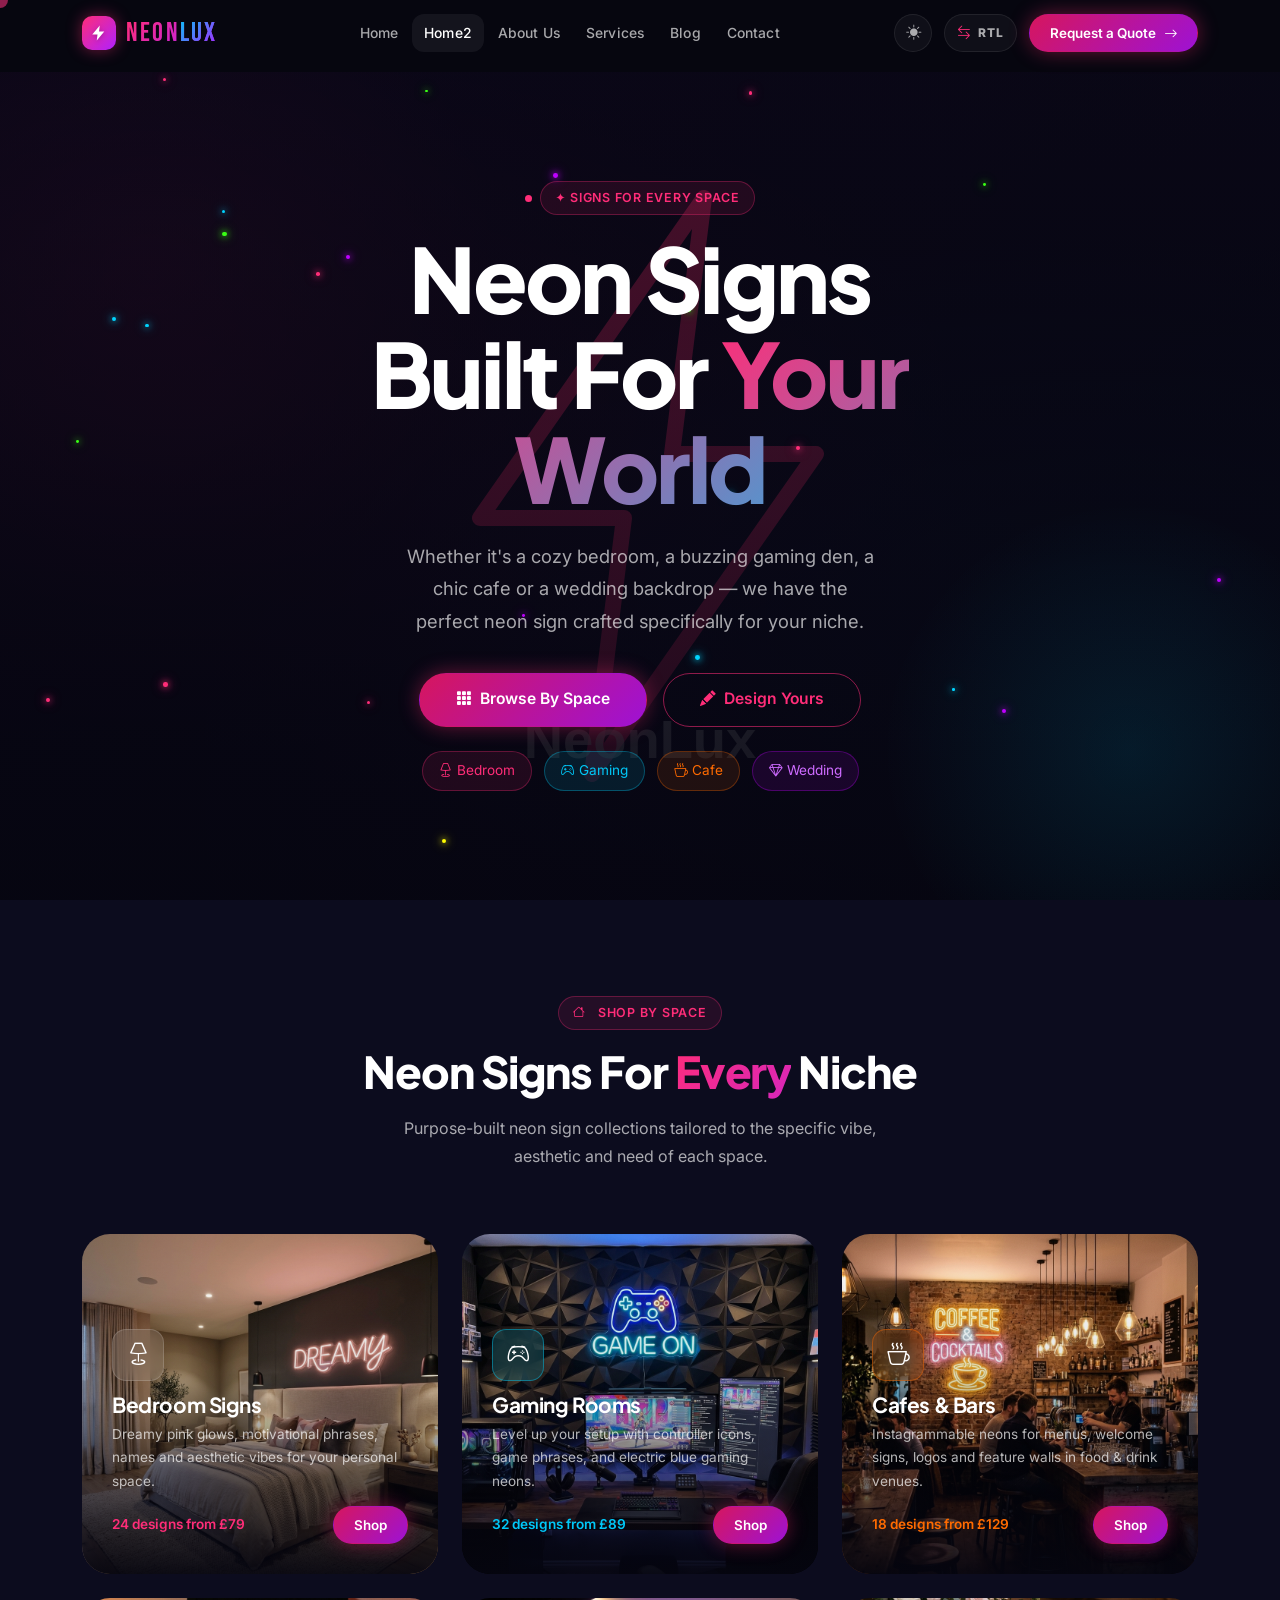
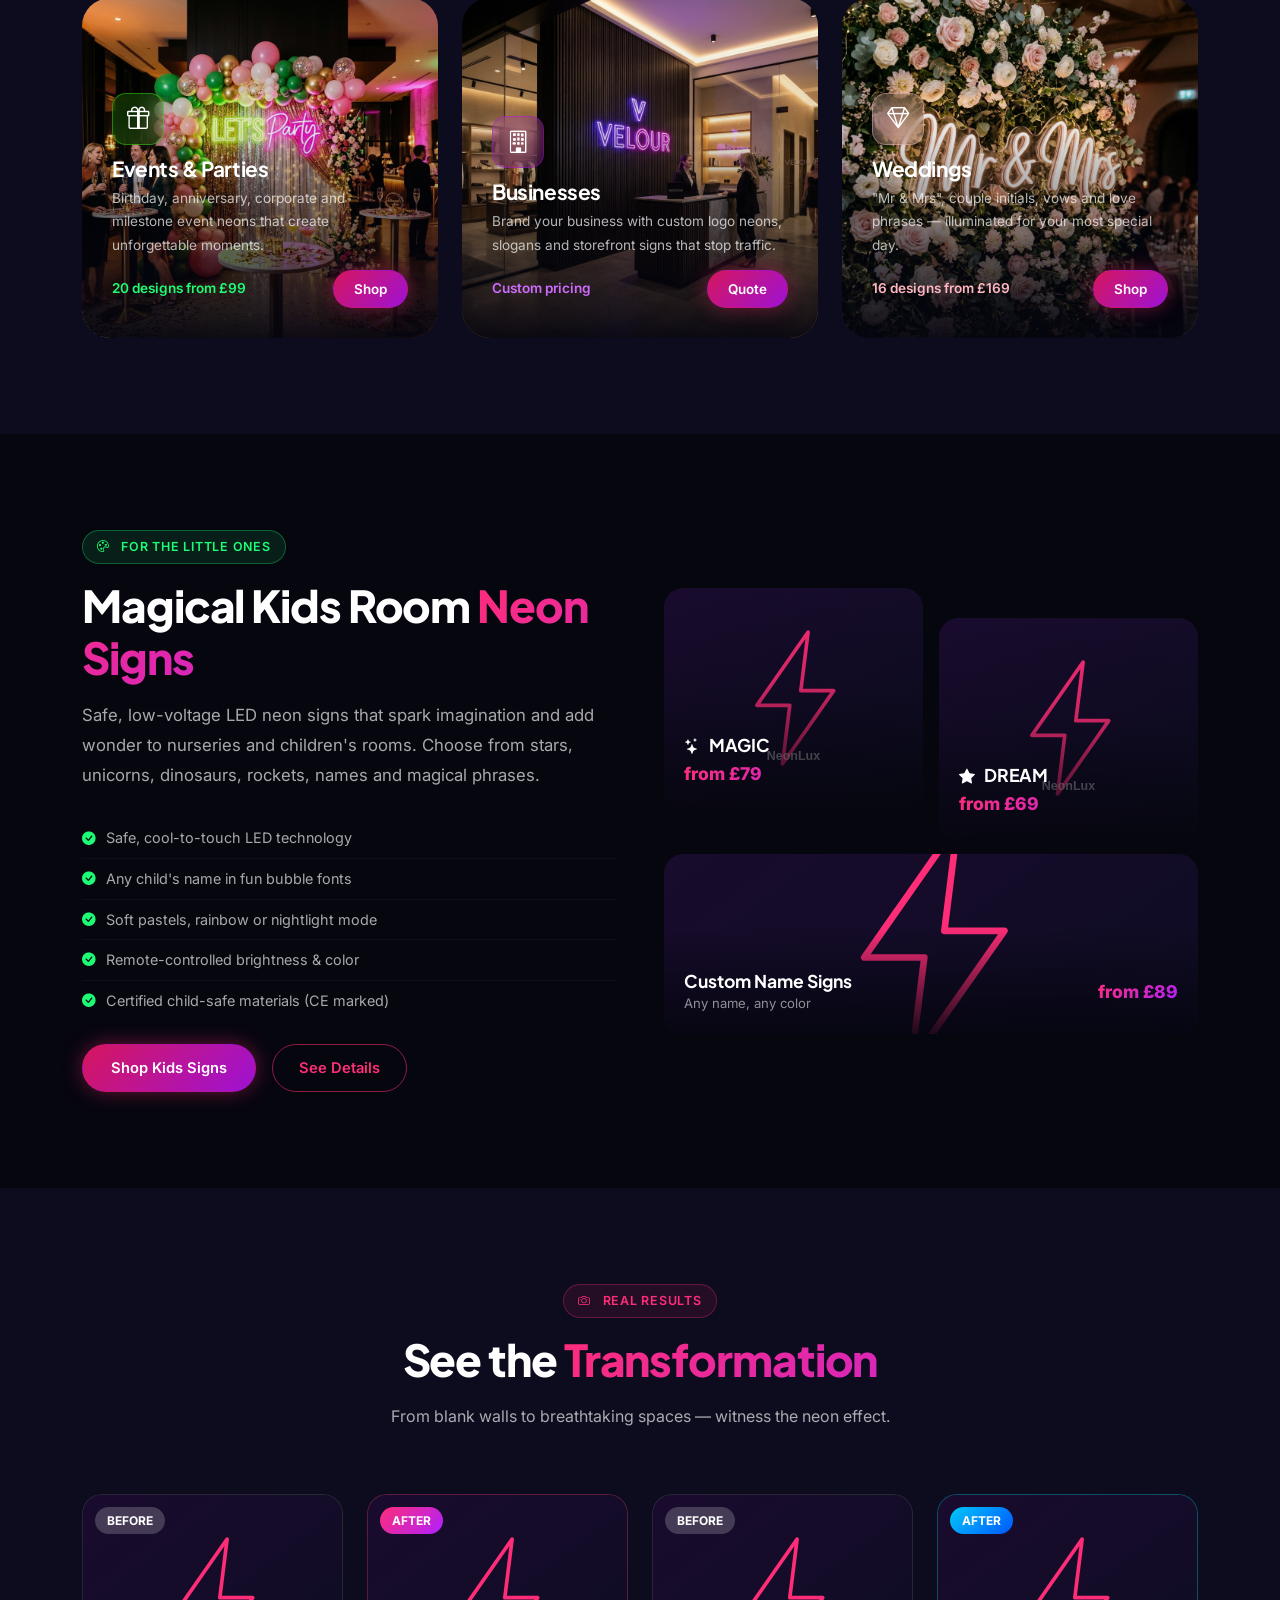
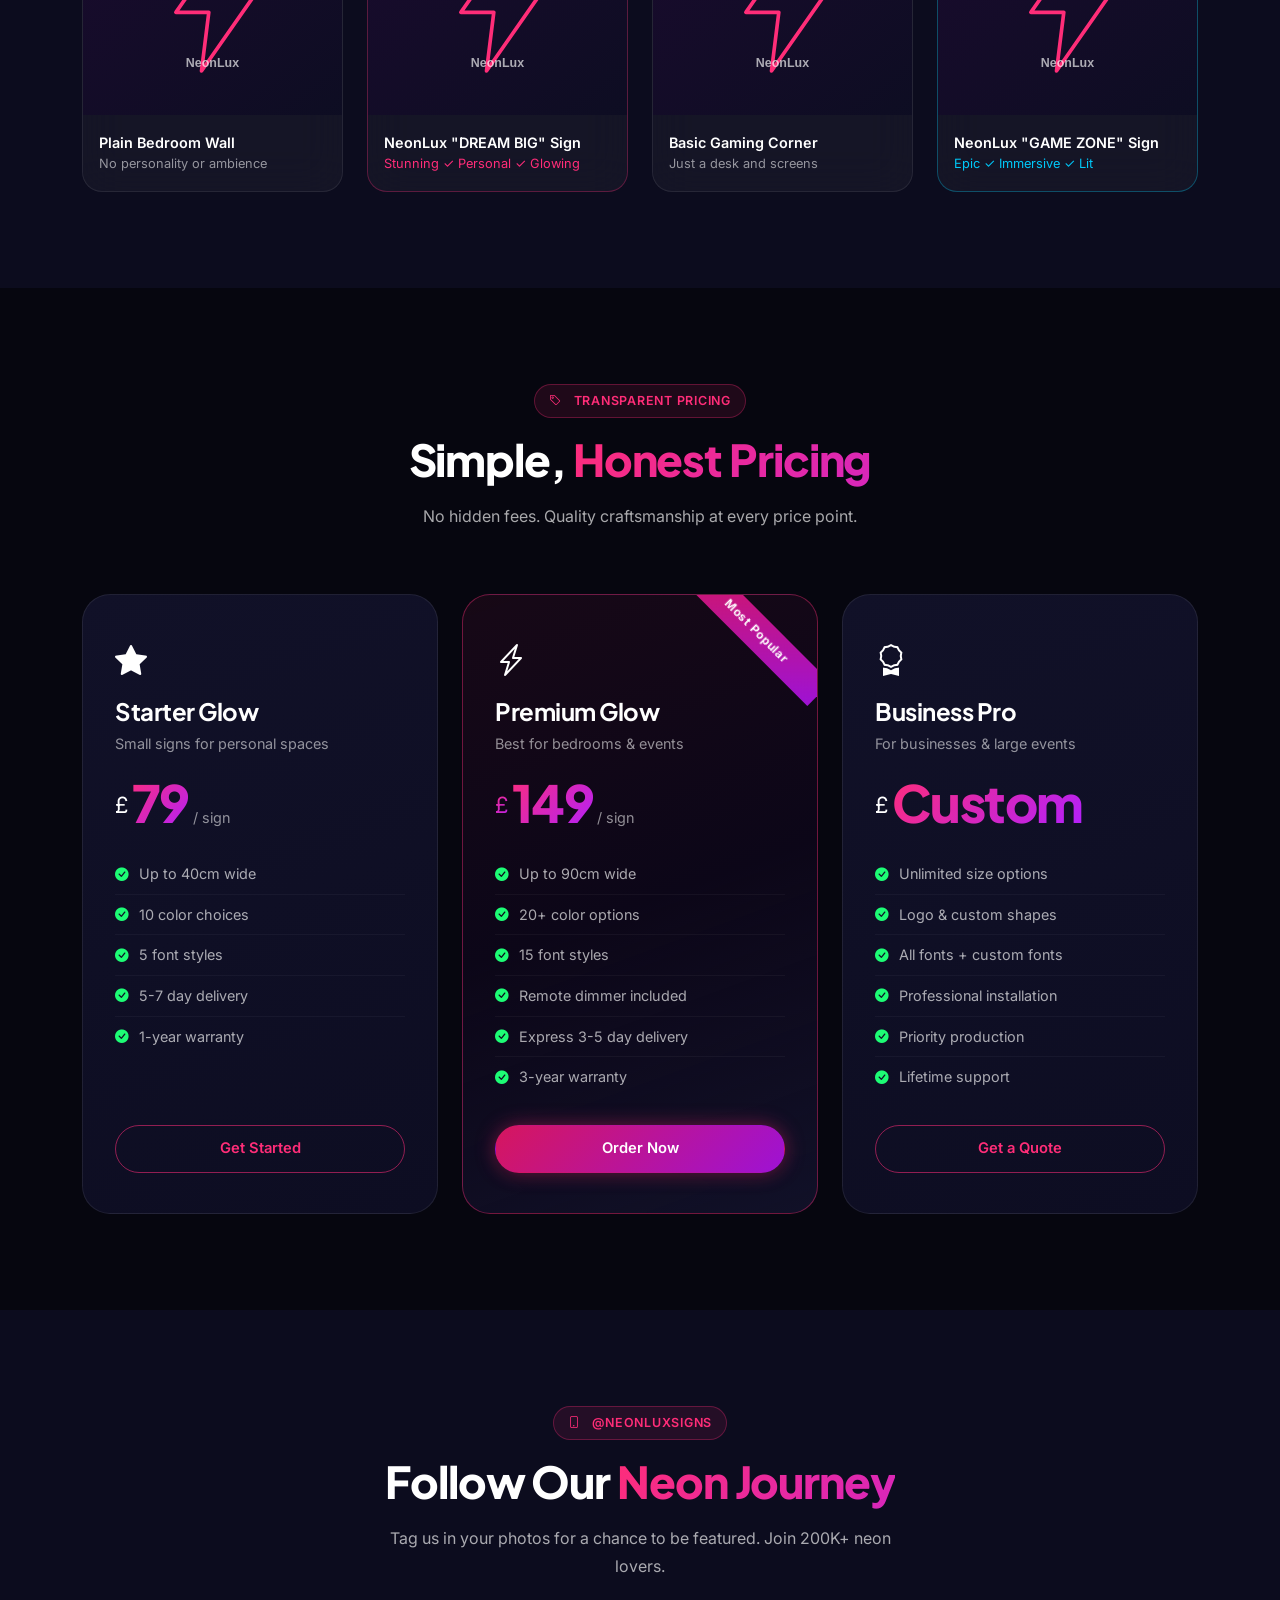
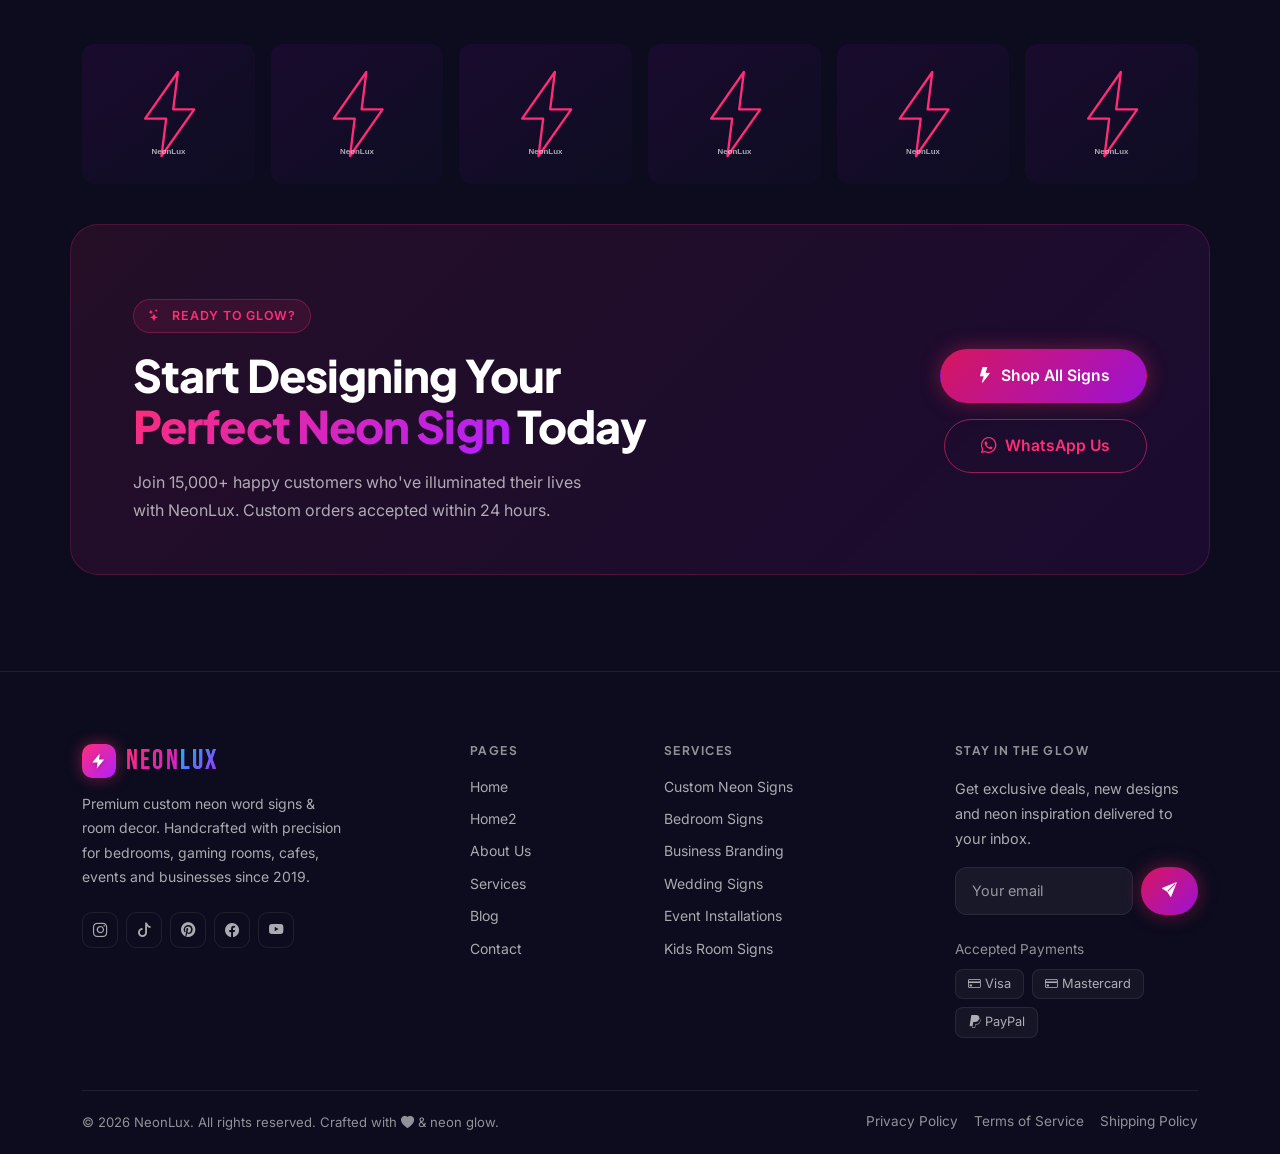
<file: home2.html>
<!DOCTYPE html>
<html lang="en" data-theme="dark">
<head>
  <meta charset="UTF-8" />
  <meta name="viewport" content="width=device-width, initial-scale=1.0" />
  <link rel="preconnect" href="https://fonts.googleapis.com" />
  <link rel="preconnect" href="https://fonts.gstatic.com" crossorigin />
  <link href="https://fonts.googleapis.com/css2?family=Inter:wght@300;400;500;600;700;800;900&family=Plus+Jakarta+Sans:wght@400;500;600;700;800;900&family=Bebas+Neue&display=swap" rel="stylesheet" />
  <meta name="description" content="NeonLux niche-specific neon signs for bedrooms, gaming rooms, cafes, events, businesses, weddings and kids rooms. Find your perfect neon match." />
  <title>Home — Niche Specific | NeonLux Custom Neon Signs</title>
  <link rel="icon" type="image/svg+xml" href="data:image/svg+xml,<svg xmlns='http://www.w3.org/2000/svg' viewBox='0 0 64 64'><defs><linearGradient id='g' x1='0' y1='0' x2='1' y2='1'><stop offset='0' stop-color='%23FF2D78'/><stop offset='1' stop-color='%23B020FF'/></linearGradient></defs><rect width='64' height='64' rx='14' fill='url(%23g)'/><path d='M35 6 14 36h11l-2 22 21-30H33l2-22z' fill='white'/></svg>" />
  <link href="https://cdn.jsdelivr.net/npm/bootstrap@5.3.3/dist/css/bootstrap.min.css" rel="stylesheet" />
  <link href="https://cdn.jsdelivr.net/npm/bootstrap-icons@1.11.3/font/bootstrap-icons.min.css" rel="stylesheet" />
  <link href="https://unpkg.com/aos@2.3.4/dist/aos.css" rel="stylesheet" />
  <link rel="stylesheet" href="css/style.css" />
</head>
<body>

<!-- Neon Cursor -->
<div class="cursor-glow" id="cursorGlow"></div>
<!-- Lightbox -->
<div class="lightbox-overlay" id="lightboxOverlay">
  <button class="lightbox-close"><i class="bi bi-x-lg"></i></button>
  <img src="" alt="Neon Sign" class="lightbox-img" />
</div>

<!-- NAVBAR -->
<nav class="navbar navbar-expand-lg" id="mainNavbar">
  <div class="container">
    <a class="navbar-brand" href="index.html"><span class="logo-mark" aria-hidden="true"><svg viewBox="0 0 24 24" fill="currentColor" aria-hidden="true"><path d="M13 2 3 14h7l-1 8 10-12h-7l1-8z"/></svg></span><span class="logo-text">Neon<span>Lux</span></span></a>
    <div class="nav-trigger-group d-lg-none">
      <button type="button" class="theme-toggle-btn" id="themeToggleMobile" aria-label="Switch to light theme" title="Toggle theme"><i class="bi bi-sun-fill"></i></button>
      <button type="button" class="rtl-toggle-btn" id="rtlToggleMobile" aria-label="Switch to right-to-left layout" title="Switch layout direction"><i class="bi bi-arrow-left-right" aria-hidden="true"></i> <span class="rtl-label">RTL</span></button>
      <button class="navbar-toggler" type="button" data-bs-toggle="collapse" data-bs-target="#navbarNav" aria-controls="navbarNav" aria-expanded="false" aria-label="Toggle navigation">
        <span class="navbar-toggler-icon"></span>
      </button>
    </div>
    <div class="collapse navbar-collapse" id="navbarNav">
            <ul class="navbar-nav mx-auto">
        <li class="nav-item"><a class="nav-link" href="index.html">Home</a></li>
        <li class="nav-item"><a class="nav-link active" href="home2.html">Home2</a></li>
        <li class="nav-item"><a class="nav-link" href="about.html">About Us</a></li>
        <li class="nav-item"><a class="nav-link" href="services.html">Services</a></li>
        <li class="nav-item"><a class="nav-link" href="blog.html">Blog</a></li>
        <li class="nav-item"><a class="nav-link" href="contact.html">Contact</a></li>
      </ul>
      <div class="nav-actions">
        <button type="button" class="theme-toggle-btn d-none d-lg-flex" id="themeToggleDesktop" aria-label="Switch to light theme" title="Toggle theme"><i class="bi bi-sun-fill"></i></button>
        <button type="button" class="rtl-toggle-btn d-none d-lg-inline-flex" id="rtlToggleDesktop" aria-label="Switch to right-to-left layout" title="Switch layout direction"><i class="bi bi-arrow-left-right" aria-hidden="true"></i> <span class="rtl-label">RTL</span></button>
        <a href="contact.html" class="btn-neon btn-neon-sm">Request a Quote <i class="bi bi-arrow-right"></i></a>
      </div>
    </div>
  </div>
</nav>

<!-- ===== SECTION 1: NICHE HERO ===== -->
<section class="hero" style="min-height:92vh;">
  <div class="hero-bg particles-bg">
    <img src="https://images.unsplash.com/photo-1618221195710-dd6b41faaea6?w=1600&auto=format&fit=crop" alt="Stylish living space with neon glow" />
    <div class="hero-overlay"></div>
  </div>
  <div class="container" style="position:relative;z-index:2;">
    <div class="row justify-content-center text-center g-5">
      <div class="col-lg-8">
        <div class="hero-eyebrow mb-3" data-aos="fade-up">
          <div class="hero-eyebrow-dot"></div>
          <span class="badge-neon">✦ Signs For Every Space</span>
        </div>
        <h1 class="hero-title" data-aos="fade-right" data-aos-delay="100">
          Neon Signs<br>Built For <span class="neon-text">Your World</span>
        </h1>
        <p class="hero-desc mx-auto" data-aos="fade-right" data-aos-delay="200">Whether it's a cozy bedroom, a buzzing gaming den, a chic cafe or a wedding backdrop — we have the perfect neon sign crafted specifically for your niche.</p>
        <div class="d-flex flex-wrap gap-3 justify-content-center" data-aos="fade-right" data-aos-delay="300">
          <a href="#niches" class="btn-neon btn-neon-lg"><i class="bi bi-grid-3x3-gap-fill"></i> Browse By Space</a>
          <a href="contact.html" class="btn-neon-outline btn-neon-lg"><i class="bi bi-pencil-fill"></i> Design Yours</a>
        </div>
        <div class="mt-4" data-aos="fade-up" data-aos-delay="400">
          <div style="display:flex;gap:12px;flex-wrap:wrap;justify-content:center;">
            <span style="padding:8px 16px;border-radius:50px;background:rgba(255,45,120,0.1);border:1px solid rgba(255,45,120,0.3);font-size:0.85rem;color:var(--pink);"><i class="bi bi-lamp" aria-hidden="true"></i> Bedroom</span>
            <span style="padding:8px 16px;border-radius:50px;background:rgba(0,212,255,0.1);border:1px solid rgba(0,212,255,0.3);font-size:0.85rem;color:var(--blue);"><i class="bi bi-controller" aria-hidden="true"></i> Gaming</span>
            <span style="padding:8px 16px;border-radius:50px;background:rgba(255,107,0,0.1);border:1px solid rgba(255,107,0,0.3);font-size:0.85rem;color:var(--neon-orange);"><i class="bi bi-cup-hot" aria-hidden="true"></i> Cafe</span>
            <span style="padding:8px 16px;border-radius:50px;background:rgba(191,0,255,0.1);border:1px solid rgba(191,0,255,0.3);font-size:0.85rem;color:#CE6BFF;"><i class="bi bi-gem" aria-hidden="true"></i> Wedding</span>
          </div>
        </div>
      </div>
          </div>
  </div>
</section>

<!-- ===== SECTION 2: NICHE CATEGORIES ===== -->
<section class="section-pad" id="niches" style="background:var(--bg-1);">
  <div class="container">
    <div class="text-center section-header">
      <div class="badge-neon mb-3" data-aos="fade-up"><i class="bi bi-house" aria-hidden="true"></i> Shop By Space</div>
      <h2 class="section-title" data-aos="fade-up" data-aos-delay="100">Neon Signs For <span>Every</span> Niche</h2>
      <p class="section-subtitle mx-auto" data-aos="fade-up" data-aos-delay="200">Purpose-built neon sign collections tailored to the specific vibe, aesthetic and need of each space.</p>
    </div>

    <div class="row g-4">
      <!-- Bedroom -->
      <div class="col-md-6 col-lg-4" data-aos="fade-up" data-aos-delay="0">
        <div class="niche-card">
          <img src="images/bedroom-neon-sign.jpg" alt="Master bedroom with illuminated custom cursive neon sign mounted above bed" style="height:340px;object-fit:cover;" loading="lazy" />
          <div class="niche-card-overlay" style="background:linear-gradient(to top, rgba(5,5,15,0.95) 0%, rgba(5,5,15,0.1) 60%, transparent);">
            <div class="niche-icon"><i class="bi bi-lamp" aria-hidden="true"></i></div>
            <h3 style="color:#fff;font-weight:700;font-size:1.3rem;margin-bottom:6px;">Bedroom Signs</h3>
            <p style="color:rgba(255,255,255,0.7);font-size:0.85rem;margin-bottom:12px;">Dreamy pink glows, motivational phrases, names and aesthetic vibes for your personal space.</p>
            <div style="display:flex;justify-content:space-between;align-items:center;">
              <span style="color:var(--pink);font-size:0.85rem;font-weight:600;">24 designs from £79</span>
              <a href="services.html" class="btn-neon btn-neon-sm">Shop</a>
            </div>
          </div>
        </div>
      </div>

      <!-- Gaming -->
      <div class="col-md-6 col-lg-4" data-aos="fade-up" data-aos-delay="100">
        <div class="niche-card">
          <img src="images/gaming-room-neon.jpg" alt="Battlestation gaming room with illuminated controller neon sign" style="height:340px;object-fit:cover;" loading="lazy" />
          <div class="niche-card-overlay" style="background:linear-gradient(to top, rgba(5,5,15,0.95) 0%, rgba(5,5,15,0.1) 60%, transparent);">
            <div class="niche-icon" style="background:rgba(0,212,255,0.15);border-color:rgba(0,212,255,0.4);"><i class="bi bi-controller" aria-hidden="true"></i></div>
            <h3 style="color:#fff;font-weight:700;font-size:1.3rem;margin-bottom:6px;">Gaming Rooms</h3>
            <p style="color:rgba(255,255,255,0.7);font-size:0.85rem;margin-bottom:12px;">Level up your setup with controller icons, game phrases, and electric blue gaming neons.</p>
            <div style="display:flex;justify-content:space-between;align-items:center;">
              <span style="color:var(--blue);font-size:0.85rem;font-weight:600;">32 designs from £89</span>
              <a href="services.html" class="btn-primary btn-sm">Shop</a>
            </div>
          </div>
        </div>
      </div>

      <!-- Cafe -->
      <div class="col-md-6 col-lg-4" data-aos="fade-up" data-aos-delay="200">
        <div class="niche-card">
          <img src="images/cafe-bar-neon.jpg" alt="Artisanal cafe and cocktail bar with vibrant custom Coffee and Cocktails neon sign" style="height:340px;object-fit:cover;" loading="lazy" />
          <div class="niche-card-overlay" style="background:linear-gradient(to top, rgba(5,5,15,0.95) 0%, rgba(5,5,15,0.1) 60%, transparent);">
            <div class="niche-icon" style="background:rgba(255,107,0,0.15);border-color:rgba(255,107,0,0.4);"><i class="bi bi-cup-hot" aria-hidden="true"></i></div>
            <h3 style="color:#fff;font-weight:700;font-size:1.3rem;margin-bottom:6px;">Cafes & Bars</h3>
            <p style="color:rgba(255,255,255,0.7);font-size:0.85rem;margin-bottom:12px;">Instagrammable neons for menus, welcome signs, logos and feature walls in food & drink venues.</p>
            <div style="display:flex;justify-content:space-between;align-items:center;">
              <span style="color:var(--neon-orange);font-size:0.85rem;font-weight:600;">18 designs from £129</span>
              <a href="services.html" class="btn-primary btn-sm">Shop</a>
            </div>
          </div>
        </div>
      </div>

      <!-- Events -->
      <div class="col-md-6 col-lg-4" data-aos="fade-up" data-aos-delay="0">
        <div class="niche-card">
          <img src="images/event-party-neon.jpg" alt="Party venue celebration with glowing Let's Party neon sign" style="height:340px;object-fit:cover;" loading="lazy" />
          <div class="niche-card-overlay" style="background:linear-gradient(to top, rgba(5,5,15,0.95) 0%, rgba(5,5,15,0.1) 60%, transparent);">
            <div class="niche-icon" style="background:rgba(57,255,20,0.15);border-color:rgba(57,255,20,0.4);"><i class="bi bi-gift" aria-hidden="true"></i></div>
            <h3 style="color:#fff;font-weight:700;font-size:1.3rem;margin-bottom:6px;">Events & Parties</h3>
            <p style="color:rgba(255,255,255,0.7);font-size:0.85rem;margin-bottom:12px;">Birthday, anniversary, corporate and milestone event neons that create unforgettable moments.</p>
            <div style="display:flex;justify-content:space-between;align-items:center;">
              <span style="color:var(--green);font-size:0.85rem;font-weight:600;">20 designs from £99</span>
              <a href="services.html" class="btn-primary btn-sm">Shop</a>
            </div>
          </div>
        </div>
      </div>

      <!-- Business -->
      <div class="col-md-6 col-lg-4" data-aos="fade-up" data-aos-delay="100">
        <div class="niche-card">
          <img src="images/business-neon-branding.jpg" alt="Luxury retail showroom and commercial reception with illuminated neon logo" style="height:340px;object-fit:cover;" loading="lazy" />
          <div class="niche-card-overlay" style="background:linear-gradient(to top, rgba(5,5,15,0.95) 0%, rgba(5,5,15,0.1) 60%, transparent);">
            <div class="niche-icon" style="background:rgba(191,0,255,0.15);border-color:rgba(191,0,255,0.4);"><i class="bi bi-building" aria-hidden="true"></i></div>
            <h3 style="color:#fff;font-weight:700;font-size:1.3rem;margin-bottom:6px;">Businesses</h3>
            <p style="color:rgba(255,255,255,0.7);font-size:0.85rem;margin-bottom:12px;">Brand your business with custom logo neons, slogans and storefront signs that stop traffic.</p>
            <div style="display:flex;justify-content:space-between;align-items:center;">
              <span style="color:#CE6BFF;font-size:0.85rem;font-weight:600;">Custom pricing</span>
              <a href="contact.html" class="btn-primary btn-sm">Quote</a>
            </div>
          </div>
        </div>
      </div>

      <!-- Weddings -->
      <div class="col-md-6 col-lg-4" data-aos="fade-up" data-aos-delay="200">
        <div class="niche-card">
          <img src="images/wedding-mr-mrs-neon.jpg" alt="Illuminated custom Mr and Mrs wedding neon sign on lush romantic floral arch" style="height:340px;object-fit:cover;" loading="lazy" />
          <div class="niche-card-overlay" style="background:linear-gradient(to top, rgba(5,5,15,0.95) 0%, rgba(5,5,15,0.1) 60%, transparent);">
            <div class="niche-icon" style="background:rgba(255,192,203,0.15);border-color:rgba(255,192,203,0.4);"><i class="bi bi-gem" aria-hidden="true"></i></div>
            <h3 style="color:#fff;font-weight:700;font-size:1.3rem;margin-bottom:6px;">Weddings</h3>
            <p style="color:rgba(255,255,255,0.7);font-size:0.85rem;margin-bottom:12px;">"Mr & Mrs", couple initials, vows and love phrases — illuminated for your most special day.</p>
            <div style="display:flex;justify-content:space-between;align-items:center;">
              <span style="color:#ffb6c1;font-size:0.85rem;font-weight:600;">16 designs from £169</span>
              <a href="services.html" class="btn-neon btn-neon-sm">Shop</a>
            </div>
          </div>
        </div>
      </div>
    </div>
  </div>
</section>

<!-- ===== SECTION 3: KIDS ROOM SPECIAL ===== -->
<section class="section-pad" id="kids">
  <div class="container">
    <div class="row align-items-center g-5">
      <div class="col-lg-6" data-aos="fade-right">
        <div class="badge-neon badge-neon-green mb-3"><i class="bi bi-palette" aria-hidden="true"></i> For the Little Ones</div>
        <h2 class="section-title">Magical Kids Room <span>Neon Signs</span></h2>
        <p style="color:var(--t2);font-size:1.05rem;line-height:1.8;margin-bottom:28px;">Safe, low-voltage LED neon signs that spark imagination and add wonder to nurseries and children's rooms. Choose from stars, unicorns, dinosaurs, rockets, names and magical phrases.</p>
        <ul class="feature-list mb-4">
          <li><i class="bi bi-check-circle-fill"></i> Safe, cool-to-touch LED technology</li>
          <li><i class="bi bi-check-circle-fill"></i> Any child's name in fun bubble fonts</li>
          <li><i class="bi bi-check-circle-fill"></i> Soft pastels, rainbow or nightlight mode</li>
          <li><i class="bi bi-check-circle-fill"></i> Remote-controlled brightness & color</li>
          <li><i class="bi bi-check-circle-fill"></i> Certified child-safe materials (CE marked)</li>
        </ul>
        <div class="d-flex gap-3 flex-wrap">
          <a href="services.html" class="btn-neon">Shop Kids Signs</a>
          <a href="service-details.html" class="btn-neon-outline">See Details</a>
        </div>
      </div>
      <div class="col-lg-6" data-aos="fade-left">
        <div class="row g-3">
          <div class="col-6">
            <div class="neon-card">
              <img src="https://images.unsplash.com/photo-1576085898323-218337e3e43c?w=500&auto=format&fit=crop" alt="Magical glowing colorful neon art for kids room" style="height:220px;" loading="lazy" />
              <div class="neon-card-overlay">
                <div class="neon-card-title" style="font-size:1.1rem;"><i class="bi bi-stars" aria-hidden="true"></i> MAGIC</div>
                <div class="neon-card-price" style="font-size:1.1rem;">from £79</div>
              </div>
            </div>
          </div>
          <div class="col-6">
            <div class="neon-card" style="margin-top:30px;">
              <img src="https://images.unsplash.com/photo-1534447677768-be436bb09401?w=500&auto=format&fit=crop" alt="Soft glowing nightlight star neon sign for nursery" style="height:220px;" loading="lazy" />
              <div class="neon-card-overlay">
                <div class="neon-card-title" style="font-size:1.1rem;"><i class="bi bi-star-fill" aria-hidden="true"></i> DREAM</div>
                <div class="neon-card-price" style="font-size:1.1rem;">from £69</div>
              </div>
            </div>
          </div>
          <div class="col-12">
            <div class="neon-card">
              <img src="https://images.unsplash.com/photo-1563089145-599997674d42?w=700&auto=format&fit=crop" alt="Custom handcrafted glowing name neon sign" style="height:180px;" loading="lazy" />
              <div class="neon-card-overlay" style="background:linear-gradient(to top,rgba(5,5,15,0.9),transparent 60%);">
                <div class="d-flex justify-content-between align-items-center">
                  <div>
                    <div class="neon-card-title">Custom Name Signs</div>
                    <div class="neon-card-subtitle">Any name, any color</div>
                  </div>
                  <div class="neon-card-price">from £89</div>
                </div>
              </div>
            </div>
          </div>
        </div>
      </div>
    </div>
  </div>
</section>

<!-- ===== SECTION 4: FEATURED LOOKS — BEFORE/AFTER ===== -->
<section class="section-pad" style="background:var(--bg-1);">
  <div class="container">
    <div class="text-center section-header">
      <div class="badge-neon mb-3" data-aos="fade-up"><i class="bi bi-camera" aria-hidden="true"></i> Real Results</div>
      <h2 class="section-title" data-aos="fade-up" data-aos-delay="100">See the <span>Transformation</span></h2>
      <p class="section-subtitle mx-auto" data-aos="fade-up" data-aos-delay="200">From blank walls to breathtaking spaces — witness the neon effect.</p>
    </div>

    <div class="row g-4">
      <div class="col-md-6 col-lg-3" data-aos="fade-up" data-aos-delay="0">
        <div class="glass-card text-center" style="padding:0;overflow:hidden;">
          <div style="position:relative;">
            <img src="https://images.unsplash.com/photo-1595526114035-0d45ed16cfbf?w=500&auto=format&fit=crop" alt="Bedroom transformation" style="width:100%;height:220px;object-fit:cover;" loading="lazy" />
            <div style="position:absolute;top:12px;left:12px;background:rgba(255,255,255,0.2);backdrop-filter:blur(10px);color:#fff;padding:4px 12px;border-radius:50px;font-size:0.75rem;font-weight:700;">BEFORE</div>
          </div>
          <div style="padding:16px;text-align:left;">
            <div style="font-weight:600;font-size:0.9rem;">Plain Bedroom Wall</div>
            <div style="font-size:0.8rem;color:var(--t3);">No personality or ambience</div>
          </div>
        </div>
      </div>
      <div class="col-md-6 col-lg-3" data-aos="fade-up" data-aos-delay="100">
        <div class="glass-card text-center" style="padding:0;overflow:hidden;border-color:rgba(255,45,120,0.3);">
          <div style="position:relative;">
            <img src="https://images.unsplash.com/photo-1616594039964-ae9021a400a0?w=500&auto=format&fit=crop" alt="Bedroom after neon" style="width:100%;height:220px;object-fit:cover;" loading="lazy" />
            <div style="position:absolute;top:12px;left:12px;background:var(--g-pink);color:#fff;padding:4px 12px;border-radius:50px;font-size:0.75rem;font-weight:700;">AFTER</div>
          </div>
          <div style="padding:16px;text-align:left;">
            <div style="font-weight:600;font-size:0.9rem;">NeonLux "DREAM BIG" Sign</div>
            <div style="font-size:0.8rem;color:var(--pink);">Stunning ✓ Personal ✓ Glowing</div>
          </div>
        </div>
      </div>
      <div class="col-md-6 col-lg-3" data-aos="fade-up" data-aos-delay="200">
        <div class="glass-card text-center" style="padding:0;overflow:hidden;">
          <div style="position:relative;">
            <img src="https://images.unsplash.com/photo-1593305841991-05c297ba4575?w=500&auto=format&fit=crop" alt="Gaming room before neon" style="width:100%;height:220px;object-fit:cover;" loading="lazy" />
            <div style="position:absolute;top:12px;left:12px;background:rgba(255,255,255,0.2);backdrop-filter:blur(10px);color:#fff;padding:4px 12px;border-radius:50px;font-size:0.75rem;font-weight:700;">BEFORE</div>
          </div>
          <div style="padding:16px;text-align:left;">
            <div style="font-weight:600;font-size:0.9rem;">Basic Gaming Corner</div>
            <div style="font-size:0.8rem;color:var(--t3);">Just a desk and screens</div>
          </div>
        </div>
      </div>
      <div class="col-md-6 col-lg-3" data-aos="fade-up" data-aos-delay="300">
        <div class="glass-card text-center" style="padding:0;overflow:hidden;border-color:rgba(0,212,255,0.3);">
          <div style="position:relative;">
            <img src="https://images.unsplash.com/photo-1550745165-9bc0b252726f?w=500&auto=format&fit=crop" alt="Gaming room after neon" style="width:100%;height:220px;object-fit:cover;" loading="lazy" />
            <div style="position:absolute;top:12px;left:12px;background:var(--g-blue);color:#fff;padding:4px 12px;border-radius:50px;font-size:0.75rem;font-weight:700;">AFTER</div>
          </div>
          <div style="padding:16px;text-align:left;">
            <div style="font-weight:600;font-size:0.9rem;">NeonLux "GAME ZONE" Sign</div>
            <div style="font-size:0.8rem;color:var(--blue);">Epic ✓ Immersive ✓ Lit</div>
          </div>
        </div>
      </div>
    </div>
  </div>
</section>

<!-- ===== SECTION 5: PRICING BY NICHE ===== -->
<section class="section-pad" id="pricing">
  <div class="container">
    <div class="text-center section-header">
      <div class="badge-neon mb-3" data-aos="fade-up"><i class="bi bi-tag" aria-hidden="true"></i> Transparent Pricing</div>
      <h2 class="section-title" data-aos="fade-up" data-aos-delay="100">Simple, <span>Honest Pricing</span></h2>
      <p class="section-subtitle mx-auto" data-aos="fade-up" data-aos-delay="200">No hidden fees. Quality craftsmanship at every price point.</p>
    </div>
    <div class="row g-4 justify-content-center">
      <div class="col-md-6 col-lg-4" data-aos="fade-up" data-aos-delay="0">
        <div class="pricing-card h-100">
          <div style="font-size:2rem;margin-bottom:12px;"><i class="bi bi-star-fill" aria-hidden="true"></i></div>
          <h4 style="font-weight:700;margin-bottom:6px;">Starter Glow</h4>
          <p style="color:var(--t3);font-size:0.9rem;margin-bottom:20px;">Small signs for personal spaces</p>
          <div style="margin-bottom:24px;">
            <span class="pricing-currency">£</span>
            <span class="pricing-price">79</span>
            <span class="pricing-period"> / sign</span>
          </div>
          <ul class="feature-list mb-4">
            <li><i class="bi bi-check-circle-fill"></i> Up to 40cm wide</li>
            <li><i class="bi bi-check-circle-fill"></i> 10 color choices</li>
            <li><i class="bi bi-check-circle-fill"></i> 5 font styles</li>
            <li><i class="bi bi-check-circle-fill"></i> 5-7 day delivery</li>
            <li><i class="bi bi-check-circle-fill"></i> 1-year warranty</li>
          </ul>
          <a href="contact.html" class="btn-neon-outline w-100 justify-content-center">Get Started</a>
        </div>
      </div>
      <div class="col-md-6 col-lg-4" data-aos="fade-up" data-aos-delay="100">
        <div class="pricing-card featured h-100">
          <div style="font-size:2rem;margin-bottom:12px;"><i class="bi bi-lightning-charge" aria-hidden="true"></i></div>
          <h4 style="font-weight:700;margin-bottom:6px;">Premium Glow</h4>
          <p style="color:var(--t3);font-size:0.9rem;margin-bottom:20px;">Best for bedrooms & events</p>
          <div style="margin-bottom:24px;">
            <span class="pricing-currency" style="background:var(--g-pink);-webkit-background-clip:text;-webkit-text-fill-color:transparent;background-clip:text;">£</span>
            <span class="pricing-price">149</span>
            <span class="pricing-period"> / sign</span>
          </div>
          <ul class="feature-list mb-4">
            <li><i class="bi bi-check-circle-fill"></i> Up to 90cm wide</li>
            <li><i class="bi bi-check-circle-fill"></i> 20+ color options</li>
            <li><i class="bi bi-check-circle-fill"></i> 15 font styles</li>
            <li><i class="bi bi-check-circle-fill"></i> Remote dimmer included</li>
            <li><i class="bi bi-check-circle-fill"></i> Express 3-5 day delivery</li>
            <li><i class="bi bi-check-circle-fill"></i> 3-year warranty</li>
          </ul>
          <a href="contact.html" class="btn-neon w-100 justify-content-center">Order Now</a>
        </div>
      </div>
      <div class="col-md-6 col-lg-4" data-aos="fade-up" data-aos-delay="200">
        <div class="pricing-card h-100">
          <div style="font-size:2rem;margin-bottom:12px;"><i class="bi bi-award" aria-hidden="true"></i></div>
          <h4 style="font-weight:700;margin-bottom:6px;">Business Pro</h4>
          <p style="color:var(--t3);font-size:0.9rem;margin-bottom:20px;">For businesses & large events</p>
          <div style="margin-bottom:24px;">
            <span class="pricing-currency">£</span>
            <span class="pricing-price">Custom</span>
          </div>
          <ul class="feature-list mb-4">
            <li><i class="bi bi-check-circle-fill"></i> Unlimited size options</li>
            <li><i class="bi bi-check-circle-fill"></i> Logo & custom shapes</li>
            <li><i class="bi bi-check-circle-fill"></i> All fonts + custom fonts</li>
            <li><i class="bi bi-check-circle-fill"></i> Professional installation</li>
            <li><i class="bi bi-check-circle-fill"></i> Priority production</li>
            <li><i class="bi bi-check-circle-fill"></i> Lifetime support</li>
          </ul>
          <a href="contact.html" class="btn-neon-outline w-100 justify-content-center">Get a Quote</a>
        </div>
      </div>
    </div>
  </div>
</section>

<!-- ===== SECTION 6: CTA + INSTAGRAM FEED ===== -->
<section class="section-pad" style="background:var(--bg-1);">
  <div class="container">
    <!-- Instagram-style Feed -->
    <div class="text-center section-header">
      <div class="badge-neon mb-3" data-aos="fade-up"><i class="bi bi-phone" aria-hidden="true"></i> @NeonLuxSigns</div>
      <h2 class="section-title" data-aos="fade-up" data-aos-delay="100">Follow Our <span>Neon Journey</span></h2>
      <p class="section-subtitle mx-auto" data-aos="fade-up" data-aos-delay="200">Tag us in your photos for a chance to be featured. Join 200K+ neon lovers.</p>
    </div>

    <div class="row g-3 mb-5">
      <div class="col-4 col-md-2" data-aos="fade-up" data-aos-delay="0">
        <div class="gallery-item">
          <img src="https://images.unsplash.com/photo-1728734719929-2536485e280b?w=300&auto=format&fit=crop" alt="Pink neon heart sign glowing in a shop window at night" style="height:140px;object-fit:cover;width:100%;border-radius:12px;" loading="lazy" />
          <div class="gallery-overlay" style="border-radius:12px;">
            <i class="bi bi-instagram" style="color:white;font-size:1.5rem;"></i>
          </div>
        </div>
      </div>
      <div class="col-4 col-md-2" data-aos="fade-up" data-aos-delay="50">
        <div class="gallery-item">
          <img src="https://images.unsplash.com/photo-1563089145-599997674d42?w=300&auto=format&fit=crop" alt="Instagram neon" style="height:140px;object-fit:cover;width:100%;border-radius:12px;" loading="lazy" />
          <div class="gallery-overlay" style="border-radius:12px;"><i class="bi bi-instagram" style="color:white;font-size:1.5rem;"></i></div>
        </div>
      </div>
      <div class="col-4 col-md-2" data-aos="fade-up" data-aos-delay="100">
        <div class="gallery-item">
          <img src="https://images.unsplash.com/photo-1550684848-fac1c5b4e853?w=300&auto=format&fit=crop" alt="Instagram neon" style="height:140px;object-fit:cover;width:100%;border-radius:12px;" loading="lazy" />
          <div class="gallery-overlay" style="border-radius:12px;"><i class="bi bi-instagram" style="color:white;font-size:1.5rem;"></i></div>
        </div>
      </div>
      <div class="col-4 col-md-2" data-aos="fade-up" data-aos-delay="150">
        <div class="gallery-item">
          <img src="https://images.unsplash.com/photo-1557672172-298e090bd0f1?w=300&auto=format&fit=crop" alt="Instagram neon" style="height:140px;object-fit:cover;width:100%;border-radius:12px;" loading="lazy" />
          <div class="gallery-overlay" style="border-radius:12px;"><i class="bi bi-instagram" style="color:white;font-size:1.5rem;"></i></div>
        </div>
      </div>
      <div class="col-4 col-md-2" data-aos="fade-up" data-aos-delay="200">
        <div class="gallery-item">
          <img src="https://images.unsplash.com/photo-1541701494587-cb58502866ab?w=300&auto=format&fit=crop" alt="Instagram neon" style="height:140px;object-fit:cover;width:100%;border-radius:12px;" loading="lazy" />
          <div class="gallery-overlay" style="border-radius:12px;"><i class="bi bi-instagram" style="color:white;font-size:1.5rem;"></i></div>
        </div>
      </div>
      <div class="col-4 col-md-2" data-aos="fade-up" data-aos-delay="250">
        <div class="gallery-item">
          <img src="https://images.unsplash.com/photo-1550859492-d5da9d8e45f3?w=300&auto=format&fit=crop" alt="Instagram neon" style="height:140px;object-fit:cover;width:100%;border-radius:12px;" loading="lazy" />
          <div class="gallery-overlay" style="border-radius:12px;"><i class="bi bi-instagram" style="color:white;font-size:1.5rem;"></i></div>
        </div>
      </div>
    </div>

    <!-- Final CTA -->
    <div class="row align-items-center g-4" style="background:linear-gradient(135deg,rgba(255,45,120,0.1),rgba(191,0,255,0.08));border:1px solid rgba(255,45,120,0.2);border-radius:28px;padding:50px;">
      <div class="col-lg-7" data-aos="fade-right">
        <div class="badge-neon mb-3"><i class="bi bi-stars" aria-hidden="true"></i> Ready to Glow?</div>
        <h2 style="font-size:clamp(1.8rem,4vw,2.8rem);font-weight:900;margin-bottom:16px;">
          Start Designing Your <span style="background:var(--g-pink);-webkit-background-clip:text;-webkit-text-fill-color:transparent;background-clip:text;">Perfect Neon Sign</span> Today
        </h2>
        <p style="color:var(--t2);max-width:480px;">Join 15,000+ happy customers who've illuminated their lives with NeonLux. Custom orders accepted within 24 hours.</p>
      </div>
      <div class="col-lg-5 text-lg-end" data-aos="fade-left">
        <div class="d-flex flex-column gap-3 align-items-lg-end">
          <a href="services.html" class="btn-neon btn-neon-lg"><i class="bi bi-lightning-fill"></i> Shop All Signs</a>
          <a href="contact.html" class="btn-neon-outline btn-neon-lg"><i class="bi bi-whatsapp"></i> WhatsApp Us</a>
        </div>
      </div>
    </div>
  </div>
</section>

<!-- FOOTER -->
<!-- ===== FOOTER ===== -->
<footer class="footer">
  <div class="container">
    <div class="row g-5">
      <div class="col-lg-4">
        <a href="index.html" class="footer-brand" aria-label="NeonLux Home"><span class="logo-mark" aria-hidden="true"><svg viewBox="0 0 24 24" fill="currentColor" aria-hidden="true"><path d="M13 2 3 14h7l-1 8 10-12h-7l1-8z"/></svg></span><span class="logo-text">Neon<span>Lux</span></span></a>
        <p class="footer-desc">Premium custom neon word signs & room decor. Handcrafted with precision for bedrooms, gaming rooms, cafes, events and businesses since 2019.</p>
        <div class="social-links">
          <a href="#" class="social-link" aria-label="Instagram"><i class="bi bi-instagram"></i></a>
          <a href="#" class="social-link" aria-label="TikTok"><i class="bi bi-tiktok"></i></a>
          <a href="#" class="social-link" aria-label="Pinterest"><i class="bi bi-pinterest"></i></a>
          <a href="#" class="social-link" aria-label="Facebook"><i class="bi bi-facebook"></i></a>
          <a href="#" class="social-link" aria-label="YouTube"><i class="bi bi-youtube"></i></a>
        </div>
      </div>
      <div class="col-sm-6 col-lg-2">
        <h6 class="footer-heading">Pages</h6>
        <ul class="footer-links">
          <li><a href="index.html"><i class="bi bi-arrow-right-short"></i> Home</a></li>
          <li><a href="home2.html"><i class="bi bi-arrow-right-short"></i> Home2</a></li>
          <li><a href="about.html"><i class="bi bi-arrow-right-short"></i> About Us</a></li>
          <li><a href="services.html"><i class="bi bi-arrow-right-short"></i> Services</a></li>
          <li><a href="blog.html"><i class="bi bi-arrow-right-short"></i> Blog</a></li>
          <li><a href="contact.html"><i class="bi bi-arrow-right-short"></i> Contact</a></li>
        </ul>
      </div>
      <div class="col-sm-6 col-lg-3">
        <h6 class="footer-heading">Services</h6>
        <ul class="footer-links">
          <li><a href="service-details.html"><i class="bi bi-arrow-right-short"></i> Custom Neon Signs</a></li>
          <li><a href="service-details.html"><i class="bi bi-arrow-right-short"></i> Bedroom Signs</a></li>
          <li><a href="service-details.html"><i class="bi bi-arrow-right-short"></i> Business Branding</a></li>
          <li><a href="service-details.html"><i class="bi bi-arrow-right-short"></i> Wedding Signs</a></li>
          <li><a href="service-details.html"><i class="bi bi-arrow-right-short"></i> Event Installations</a></li>
          <li><a href="service-details.html"><i class="bi bi-arrow-right-short"></i> Kids Room Signs</a></li>
        </ul>
      </div>
      <div class="col-lg-3">
        <h6 class="footer-heading">Stay in the Glow</h6>
        <p style="font-size:0.9rem;color:var(--t2);margin-bottom:16px;">Get exclusive deals, new designs and neon inspiration delivered to your inbox.</p>
        <form class="newsletter-form" style="display:flex;gap:8px;">
          <input type="email" class="form-control" placeholder="Your email" required style="flex:1;" />
          <button type="submit" class="btn-neon" style="padding:14px 20px;white-space:nowrap;"><i class="bi bi-send-fill"></i></button>
        </form>
        <div class="mt-4">
          <div style="font-size:0.85rem;color:var(--t3);margin-bottom:8px;">Accepted Payments</div>
          <div style="display:flex;gap:8px;flex-wrap:wrap;">
            <span style="padding:4px 12px;background:var(--glass-bg);border:1px solid var(--glass-border);border-radius:8px;font-size:0.8rem;color:var(--t2);"><i class="bi bi-credit-card" aria-hidden="true"></i> Visa</span>
            <span style="padding:4px 12px;background:var(--glass-bg);border:1px solid var(--glass-border);border-radius:8px;font-size:0.8rem;color:var(--t2);"><i class="bi bi-credit-card" aria-hidden="true"></i> Mastercard</span>
            <span style="padding:4px 12px;background:var(--glass-bg);border:1px solid var(--glass-border);border-radius:8px;font-size:0.8rem;color:var(--t2);"><i class="bi bi-paypal" aria-hidden="true"></i> PayPal</span>
          </div>
        </div>
      </div>
    </div>

    <div class="footer-bottom">
      <p>© 2026 NeonLux. All rights reserved. Crafted with <i class="bi bi-heart-fill" aria-hidden="true"></i> & neon glow.</p>
      <div class="d-flex gap-3 flex-wrap">
        <a href="#" style="color:var(--t3);font-size:0.85rem;">Privacy Policy</a>
        <a href="#" style="color:var(--t3);font-size:0.85rem;">Terms of Service</a>
        <a href="#" style="color:var(--t3);font-size:0.85rem;">Shipping Policy</a>
      </div>
    </div>
  </div>
</footer>

<button class="back-to-top" id="backToTop" aria-label="Back to top"><i class="bi bi-arrow-up"></i></button>

<script src="https://cdn.jsdelivr.net/npm/bootstrap@5.3.3/dist/js/bootstrap.bundle.min.js"></script>
<script src="https://unpkg.com/aos@2.3.4/dist/aos.js"></script>
<script>AOS.init({ once: true, duration: 700, offset: 80 });</script>
<script src="js/main.js"></script>
</body>
</html>
</file>
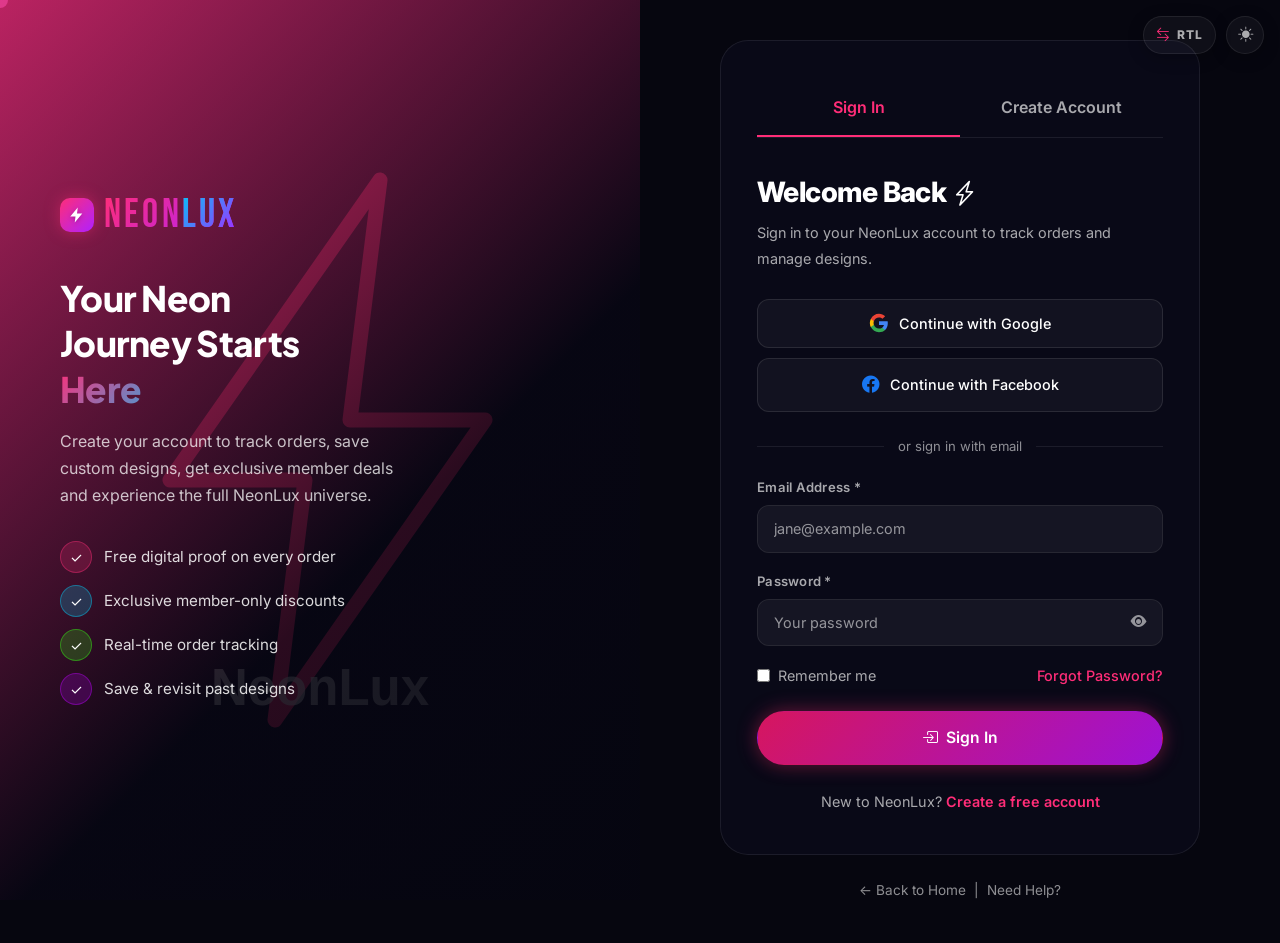
<file: login.html>
<!DOCTYPE html>
<html lang="en" data-theme="dark">
<head>
  <meta charset="UTF-8" />
  <meta name="viewport" content="width=device-width, initial-scale=1.0" />
  <link rel="preconnect" href="https://fonts.googleapis.com" />
  <link rel="preconnect" href="https://fonts.gstatic.com" crossorigin />
  <link href="https://fonts.googleapis.com/css2?family=Inter:wght@300;400;500;600;700;800;900&family=Plus+Jakarta+Sans:wght@400;500;600;700;800;900&family=Bebas+Neue&display=swap" rel="stylesheet" />
  <meta name="description" content="Login or Register for a NeonLux account. Track orders, save designs, access exclusive member deals and manage your custom neon sign orders." />
  <title>Login / Register | NeonLux Custom Neon Signs</title>
  <link rel="icon" type="image/svg+xml" href="data:image/svg+xml,<svg xmlns='http://www.w3.org/2000/svg' viewBox='0 0 64 64'><defs><linearGradient id='g' x1='0' y1='0' x2='1' y2='1'><stop offset='0' stop-color='%23FF2D78'/><stop offset='1' stop-color='%23B020FF'/></linearGradient></defs><rect width='64' height='64' rx='14' fill='url(%23g)'/><path d='M35 6 14 36h11l-2 22 21-30H33l2-22z' fill='white'/></svg>" />
  <link href="https://cdn.jsdelivr.net/npm/bootstrap@5.3.3/dist/css/bootstrap.min.css" rel="stylesheet" />
  <link href="https://cdn.jsdelivr.net/npm/bootstrap-icons@1.11.3/font/bootstrap-icons.min.css" rel="stylesheet" />
  <link href="https://unpkg.com/aos@2.3.4/dist/aos.css" rel="stylesheet" />
  <link rel="stylesheet" href="css/style.css" />
  <style>
    /* No navbar on this page — remove the fixed-navbar body offset */
    body { padding-top: 0 !important; }
    .auth-tab-btn {
      flex: 1;
      padding: 14px 24px;
      border: none;
      background: transparent;
      color: var(--t2);
      font-family: 'Inter', sans-serif;
      font-size: 1rem;
      font-weight: 600;
      cursor: pointer;
      transition: all 0.3s ease;
      border-bottom: 2px solid transparent;
    }
    .auth-tab-btn.active {
      color: var(--pink);
      border-bottom-color: var(--pink);
    }
    .auth-panel { display: none; }
    .auth-panel.active { display: block; animation: fadeInUp 0.4s ease; }
    .strength-bar { height: 4px; border-radius: 2px; background: var(--glass-border); overflow: hidden; margin-top: 8px; }
    .strength-fill { height: 100%; border-radius: 2px; transition: width 0.3s ease, background 0.3s ease; }
    .password-toggle { position: absolute; right: 16px; top: 50%; transform: translateY(-50%); background: none; border: none; color: var(--t3); cursor: pointer; font-size: 1rem; }
    .password-toggle:hover { color: var(--pink); }
  </style>
</head>
<body>

<div class="cursor-glow" id="cursorGlow"></div>

<!-- Floating theme & RTL toggles (navbar removed on this page) -->
<button type="button" class="theme-toggle-btn" id="floatingThemeToggle" aria-label="Switch to light theme" title="Toggle theme" style="position:fixed;top:16px;right:16px;z-index:1000;box-shadow:0 4px 16px rgba(0,0,0,0.25);"><i class="bi bi-sun-fill"></i></button>
<button type="button" class="rtl-toggle-btn" id="floatingRtlToggle" aria-label="Switch to right-to-left layout" title="Switch layout direction" style="position:fixed;top:16px;right:64px;z-index:1000;box-shadow:0 4px 16px rgba(0,0,0,0.25);"><i class="bi bi-arrow-left-right" aria-hidden="true"></i> <span class="rtl-label">RTL</span></button>

<!-- AUTH PAGE -->
<!-- AUTH PAGE -->
<div class="auth-wrapper">
  <!-- Left Panel — Background Visual -->
  <div class="d-none d-lg-flex col-lg-6" style="position:fixed;left:0;top:0;height:100vh;overflow:hidden;">
    <img src="https://images.unsplash.com/photo-1519671482749-fd09be7ccebf?w=1000&auto=format&fit=crop" alt="NeonLux neon sign" style="width:100%;height:100%;object-fit:cover;" />
    <div style="position:absolute;inset:0;background:linear-gradient(135deg, rgba(255,45,120,0.7) 0%, rgba(5,5,15,0.85) 60%, rgba(5,5,15,0.95) 100%);"></div>
    <div style="position:absolute;inset:0;display:flex;flex-direction:column;align-items:flex-start;justify-content:center;padding:60px;z-index:2;">
      <a href="index.html" class="footer-brand" style="font-size:2.5rem;text-decoration:none;margin-bottom:40px;"><span class="logo-mark" aria-hidden="true"><svg viewBox="0 0 24 24" fill="currentColor" aria-hidden="true"><path d="M13 2 3 14h7l-1 8 10-12h-7l1-8z"/></svg></span><span class="logo-text">Neon<span>Lux</span></span></a>
      <h2 style="font-size:2.2rem;font-weight:800;color:#fff;line-height:1.3;margin-bottom:16px;">
        Your Neon<br>Journey Starts<br><span style="background:var(--g-neon);background-size:300% 300%;-webkit-background-clip:text;-webkit-text-fill-color:transparent;background-clip:text;animation:gradientShift 4s ease infinite;">Here</span>
      </h2>
      <p style="color:rgba(255,255,255,0.75);max-width:360px;line-height:1.7;margin-bottom:32px;">Create your account to track orders, save custom designs, get exclusive member deals and experience the full NeonLux universe.</p>
      <!-- Member Benefits -->
      <div style="display:flex;flex-direction:column;gap:12px;">
        <div style="display:flex;align-items:center;gap:12px;">
          <div style="width:32px;height:32px;border-radius:50%;background:rgba(255,45,120,0.2);border:1px solid rgba(255,45,120,0.4);display:flex;align-items:center;justify-content:center;font-size:0.9rem;">✓</div>
          <span style="color:rgba(255,255,255,0.85);font-size:0.95rem;">Free digital proof on every order</span>
        </div>
        <div style="display:flex;align-items:center;gap:12px;">
          <div style="width:32px;height:32px;border-radius:50%;background:rgba(0,212,255,0.2);border:1px solid rgba(0,212,255,0.4);display:flex;align-items:center;justify-content:center;font-size:0.9rem;">✓</div>
          <span style="color:rgba(255,255,255,0.85);font-size:0.95rem;">Exclusive member-only discounts</span>
        </div>
        <div style="display:flex;align-items:center;gap:12px;">
          <div style="width:32px;height:32px;border-radius:50%;background:rgba(57,255,20,0.2);border:1px solid rgba(57,255,20,0.4);display:flex;align-items:center;justify-content:center;font-size:0.9rem;">✓</div>
          <span style="color:rgba(255,255,255,0.85);font-size:0.95rem;">Real-time order tracking</span>
        </div>
        <div style="display:flex;align-items:center;gap:12px;">
          <div style="width:32px;height:32px;border-radius:50%;background:rgba(191,0,255,0.2);border:1px solid rgba(191,0,255,0.4);display:flex;align-items:center;justify-content:center;font-size:0.9rem;">✓</div>
          <span style="color:rgba(255,255,255,0.85);font-size:0.95rem;">Save & revisit past designs</span>
        </div>
      </div>
    </div>
  </div>

  <!-- Right Panel — Auth Forms -->
  <div class="col-12 col-lg-6 ms-lg-auto d-flex align-items-center justify-content-center" style="min-height:100vh;padding:40px 20px;">
    <div style="width:100%;max-width:480px;" data-aos="fade-up">

      <!-- Mobile Brand -->
      <div class="text-center mb-4 d-lg-none">
        <a href="index.html" class="navbar-brand" style="font-size:2rem;"><span class="logo-mark" aria-hidden="true"><svg viewBox="0 0 24 24" fill="currentColor" aria-hidden="true"><path d="M13 2 3 14h7l-1 8 10-12h-7l1-8z"/></svg></span><span class="logo-text">Neon<span>Lux</span></span></a>
      </div>

      <div class="auth-card">
        <!-- Tabs -->
        <div style="display:flex;border-bottom:1px solid var(--glass-border);margin-bottom:32px;" data-tabs-container>
          <button class="auth-tab-btn active" id="loginTabBtn" data-tab-target="login">Sign In</button>
          <button class="auth-tab-btn" id="registerTabBtn" data-tab-target="register">Create Account</button>
        </div>

        <!-- LOGIN PANEL -->
        <div class="auth-panel active" data-tab-panel="login" id="loginPanel">
          <div class="auth-title">Welcome Back <i class="bi bi-lightning-charge" aria-hidden="true"></i></div>
          <p style="color:var(--t2);font-size:0.9rem;margin-bottom:28px;">Sign in to your NeonLux account to track orders and manage designs.</p>

          <!-- Social Login -->
          <div style="display:flex;flex-direction:column;gap:10px;margin-bottom:24px;">
            <button class="social-auth-btn" id="googleLoginBtn">
              <svg width="20" height="20" viewBox="0 0 24 24" fill="none"><path d="M22.56 12.25c0-.78-.07-1.53-.2-2.25H12v4.26h5.92c-.26 1.37-1.04 2.53-2.21 3.31v2.77h3.57c2.08-1.92 3.28-4.74 3.28-8.09z" fill="#4285F4"/><path d="M12 23c2.97 0 5.46-.98 7.28-2.66l-3.57-2.77c-.98.66-2.23 1.06-3.71 1.06-2.86 0-5.29-1.93-6.16-4.53H2.18v2.84C3.99 20.53 7.7 23 12 23z" fill="#34A853"/><path d="M5.84 14.09c-.22-.66-.35-1.36-.35-2.09s.13-1.43.35-2.09V7.07H2.18C1.43 8.55 1 10.22 1 12s.43 3.45 1.18 4.93l2.85-2.22.81-.62z" fill="#FBBC05"/><path d="M12 5.38c1.62 0 3.06.56 4.21 1.64l3.15-3.15C17.45 2.09 14.97 1 12 1 7.7 1 3.99 3.47 2.18 7.07l3.66 2.84c.87-2.6 3.3-4.53 6.16-4.53z" fill="#EA4335"/></svg>
              Continue with Google
            </button>
            <button class="social-auth-btn" id="facebookLoginBtn">
              <i class="bi bi-facebook" style="color:#1877f2;font-size:1.1rem;"></i>
              Continue with Facebook
            </button>
          </div>

          <div class="auth-divider"><span>or sign in with email</span></div>

          <form data-validate id="loginForm">
            <div class="form-group">
              <label class="form-label" for="loginEmail">Email Address *</label>
              <input type="email" class="form-control" id="loginEmail" placeholder="jane@example.com" required />
            </div>
            <div class="form-group">
              <label class="form-label" for="loginPassword">Password *</label>
              <div style="position:relative;">
                <input type="password" class="form-control" id="loginPassword" placeholder="Your password" required style="padding-right:50px;" />
                <button type="button" class="password-toggle" onclick="togglePassword('loginPassword', this)"><i class="bi bi-eye-fill"></i></button>
              </div>
            </div>
            <div style="display:flex;justify-content:space-between;align-items:center;margin-bottom:24px;">
              <label style="display:flex;align-items:center;gap:8px;cursor:pointer;font-size:0.9rem;color:var(--t2);">
                <input type="checkbox" style="accent-color:var(--pink);" /> Remember me
              </label>
              <a href="#" style="font-size:0.9rem;color:var(--pink);font-weight:500;">Forgot Password?</a>
            </div>
            <button type="submit" class="btn-neon w-100 justify-content-center btn-neon-lg"><i class="bi bi-box-arrow-in-right"></i> Sign In</button>
          </form>

          <p style="text-align:center;margin-top:24px;font-size:0.9rem;color:var(--t2);">
            New to NeonLux? <a href="#" id="switchToRegister" style="color:var(--pink);font-weight:600;">Create a free account</a>
          </p>
        </div>

        <!-- REGISTER PANEL -->
        <div class="auth-panel" data-tab-panel="register" id="registerPanel">
          <div class="auth-title">Join NeonLux <i class="bi bi-stars" aria-hidden="true"></i></div>
          <p style="color:var(--t2);font-size:0.9rem;margin-bottom:28px;">Create your free account and get a 10% welcome discount on your first order.</p>

          <div style="display:flex;flex-direction:column;gap:10px;margin-bottom:24px;">
            <button class="social-auth-btn" id="googleRegisterBtn">
              <svg width="20" height="20" viewBox="0 0 24 24" fill="none"><path d="M22.56 12.25c0-.78-.07-1.53-.2-2.25H12v4.26h5.92c-.26 1.37-1.04 2.53-2.21 3.31v2.77h3.57c2.08-1.92 3.28-4.74 3.28-8.09z" fill="#4285F4"/><path d="M12 23c2.97 0 5.46-.98 7.28-2.66l-3.57-2.77c-.98.66-2.23 1.06-3.71 1.06-2.86 0-5.29-1.93-6.16-4.53H2.18v2.84C3.99 20.53 7.7 23 12 23z" fill="#34A853"/><path d="M5.84 14.09c-.22-.66-.35-1.36-.35-2.09s.13-1.43.35-2.09V7.07H2.18C1.43 8.55 1 10.22 1 12s.43 3.45 1.18 4.93l2.85-2.22.81-.62z" fill="#FBBC05"/><path d="M12 5.38c1.62 0 3.06.56 4.21 1.64l3.15-3.15C17.45 2.09 14.97 1 12 1 7.7 1 3.99 3.47 2.18 7.07l3.66 2.84c.87-2.6 3.3-4.53 6.16-4.53z" fill="#EA4335"/></svg>
              Continue with Google
            </button>
          </div>

          <div class="auth-divider"><span>or register with email</span></div>

          <form data-validate id="registerForm">
            <div class="row g-3">
              <div class="col-6">
                <div class="form-group">
                  <label class="form-label" for="regFirstName">First Name *</label>
                  <input type="text" class="form-control" id="regFirstName" placeholder="Jane" required />
                </div>
              </div>
              <div class="col-6">
                <div class="form-group">
                  <label class="form-label" for="regLastName">Last Name *</label>
                  <input type="text" class="form-control" id="regLastName" placeholder="Smith" required />
                </div>
              </div>
            </div>
            <div class="form-group">
              <label class="form-label" for="regEmail">Email Address *</label>
              <input type="email" class="form-control" id="regEmail" placeholder="jane@example.com" required />
            </div>
            <div class="form-group">
              <label class="form-label" for="regPassword">Password *</label>
              <div style="position:relative;">
                <input type="password" class="form-control" id="regPassword" placeholder="Create a strong password" required style="padding-right:50px;" oninput="checkPasswordStrength(this.value)" />
                <button type="button" class="password-toggle" onclick="togglePassword('regPassword', this)"><i class="bi bi-eye-fill"></i></button>
              </div>
              <!-- Password Strength -->
              <div class="strength-bar mt-2">
                <div class="strength-fill" id="strengthFill" style="width:0%;"></div>
              </div>
              <div id="strengthLabel" style="font-size:0.75rem;color:var(--t3);margin-top:4px;"></div>
            </div>
            <div class="form-group">
              <label class="form-label" for="regConfirm">Confirm Password *</label>
              <div style="position:relative;">
                <input type="password" class="form-control" id="regConfirm" placeholder="Repeat your password" required style="padding-right:50px;" />
                <button type="button" class="password-toggle" onclick="togglePassword('regConfirm', this)"><i class="bi bi-eye-fill"></i></button>
              </div>
            </div>
            <div style="margin-bottom:20px;">
              <label style="display:flex;align-items:flex-start;gap:10px;cursor:pointer;font-size:0.88rem;color:var(--t2);">
                <input type="checkbox" style="accent-color:var(--pink);margin-top:3px;flex-shrink:0;" required />
                I agree to the <a href="#" style="color:var(--pink);">Terms of Service</a> and <a href="#" style="color:var(--pink);">Privacy Policy</a>
              </label>
            </div>
            <div style="margin-bottom:24px;">
              <label style="display:flex;align-items:center;gap:10px;cursor:pointer;font-size:0.88rem;color:var(--t2);">
                <input type="checkbox" style="accent-color:var(--pink);flex-shrink:0;" />
                Send me exclusive deals and neon inspiration (optional)
              </label>
            </div>
            <button type="submit" class="btn-neon w-100 justify-content-center btn-neon-lg"><i class="bi bi-person-plus-fill"></i> Create My Account</button>
            <!-- Welcome Offer -->
            <div style="margin-top:16px;padding:14px 16px;background:rgba(57,255,20,0.08);border:1px solid rgba(57,255,20,0.25);border-radius:12px;display:flex;align-items:center;gap:10px;">
              <i class="bi bi-gift-fill" style="color:var(--green);font-size:1.1rem;"></i>
              <span style="font-size:0.85rem;color:var(--t2);">Get <strong style="color:var(--green);">10% OFF</strong> your first order when you sign up today!</span>
            </div>
          </form>

          <p style="text-align:center;margin-top:24px;font-size:0.9rem;color:var(--t2);">
            Already have an account? <a href="#" id="switchToLogin" style="color:var(--pink);font-weight:600;">Sign in here</a>
          </p>
        </div>
      </div>

      <!-- Footer Links -->
      <div style="text-align:center;margin-top:24px;">
        <p style="font-size:0.85rem;color:var(--t3);">
          <a href="index.html" style="color:var(--t3);">← Back to Home</a> &nbsp;|&nbsp;
          <a href="contact.html" style="color:var(--t3);">Need Help?</a>
        </p>
      </div>
    </div>
  </div>
</div>

<script src="https://cdn.jsdelivr.net/npm/bootstrap@5.3.3/dist/js/bootstrap.bundle.min.js"></script>
<script src="https://unpkg.com/aos@2.3.4/dist/aos.js"></script>
<script>AOS.init({ once: true, duration: 700 });</script>
<script src="js/main.js"></script>
<script>
  // Tab Switching
  const loginPanel = document.getElementById('loginPanel');
  const registerPanel = document.getElementById('registerPanel');
  const loginTabBtn = document.getElementById('loginTabBtn');
  const registerTabBtn = document.getElementById('registerTabBtn');

  function showLogin() {
    loginPanel.classList.add('active');
    registerPanel.classList.remove('active');
    loginTabBtn.classList.add('active');
    registerTabBtn.classList.remove('active');
  }

  function showRegister() {
    registerPanel.classList.add('active');
    loginPanel.classList.remove('active');
    registerTabBtn.classList.add('active');
    loginTabBtn.classList.remove('active');
  }

  loginTabBtn.addEventListener('click', showLogin);
  registerTabBtn.addEventListener('click', showRegister);
  document.getElementById('switchToRegister')?.addEventListener('click', (e) => { e.preventDefault(); showRegister(); });
  document.getElementById('switchToLogin')?.addEventListener('click', (e) => { e.preventDefault(); showLogin(); });

  // Auth success → toast + redirect to home page.
  // Runs before main.js validation (attached first), so on valid submit we
  // stop the generic handler and redirect instead of showing its toast.
  // Invalid submits fall through to main.js field-error display.
  function authSuccess(message) {
    if (typeof showToast === 'function') showToast(message);
    setTimeout(() => { window.location.href = 'index.html'; }, 1400);
  }

  [['loginForm', 'Welcome back! Signing you in...'],
   ['registerForm', 'Account created! Welcome to NeonLux...']
  ].forEach(([formId, message]) => {
    document.getElementById(formId)?.addEventListener('submit', function (e) {
      if (this.checkValidity()) {
        e.preventDefault();
        e.stopImmediatePropagation();
        try { localStorage.setItem('neonAuth', '1'); } catch (err) {}
        authSuccess(message);
      }
    });
  });

  // Social sign-in / sign-up (demo) → redirect home as well
  [['googleLoginBtn', 'Google'], ['facebookLoginBtn', 'Facebook'], ['googleRegisterBtn', 'Google']
  ].forEach(([btnId, provider]) => {
    document.getElementById(btnId)?.addEventListener('click', () => {
      try { localStorage.setItem('neonAuth', '1'); } catch (err) {}
      authSuccess('Signed in with ' + provider + '! Taking you home...');
    });
  });

  // Password Toggle
  function togglePassword(inputId, btn) {
    const input = document.getElementById(inputId);
    if (input.type === 'password') {
      input.type = 'text';
      btn.innerHTML = '<i class="bi bi-eye-slash-fill"></i>';
    } else {
      input.type = 'password';
      btn.innerHTML = '<i class="bi bi-eye-fill"></i>';
    }
  }

  // Password Strength
  function checkPasswordStrength(value) {
    const fill = document.getElementById('strengthFill');
    const label = document.getElementById('strengthLabel');
    if (!fill || !label) return;

    let strength = 0;
    if (value.length >= 8) strength++;
    if (/[A-Z]/.test(value)) strength++;
    if (/[0-9]/.test(value)) strength++;
    if (/[^A-Za-z0-9]/.test(value)) strength++;

    const configs = [
      { pct: '25%', color: '#ff2d78', text: 'Weak' },
      { pct: '50%', color: '#ff6b00', text: 'Fair' },
      { pct: '75%', color: '#00d4ff', text: 'Good' },
      { pct: '100%', color: '#39ff14', text: 'Strong' }
    ];

    if (value.length === 0) {
      fill.style.width = '0%';
      label.textContent = '';
      return;
    }

    const cfg = configs[Math.min(strength - 1, 3)];
    fill.style.width = cfg.pct;
    fill.style.background = cfg.color;
    label.textContent = 'Strength: ' + cfg.text;
    label.style.color = cfg.color;
  }
</script>
</body>
</html>
</file>
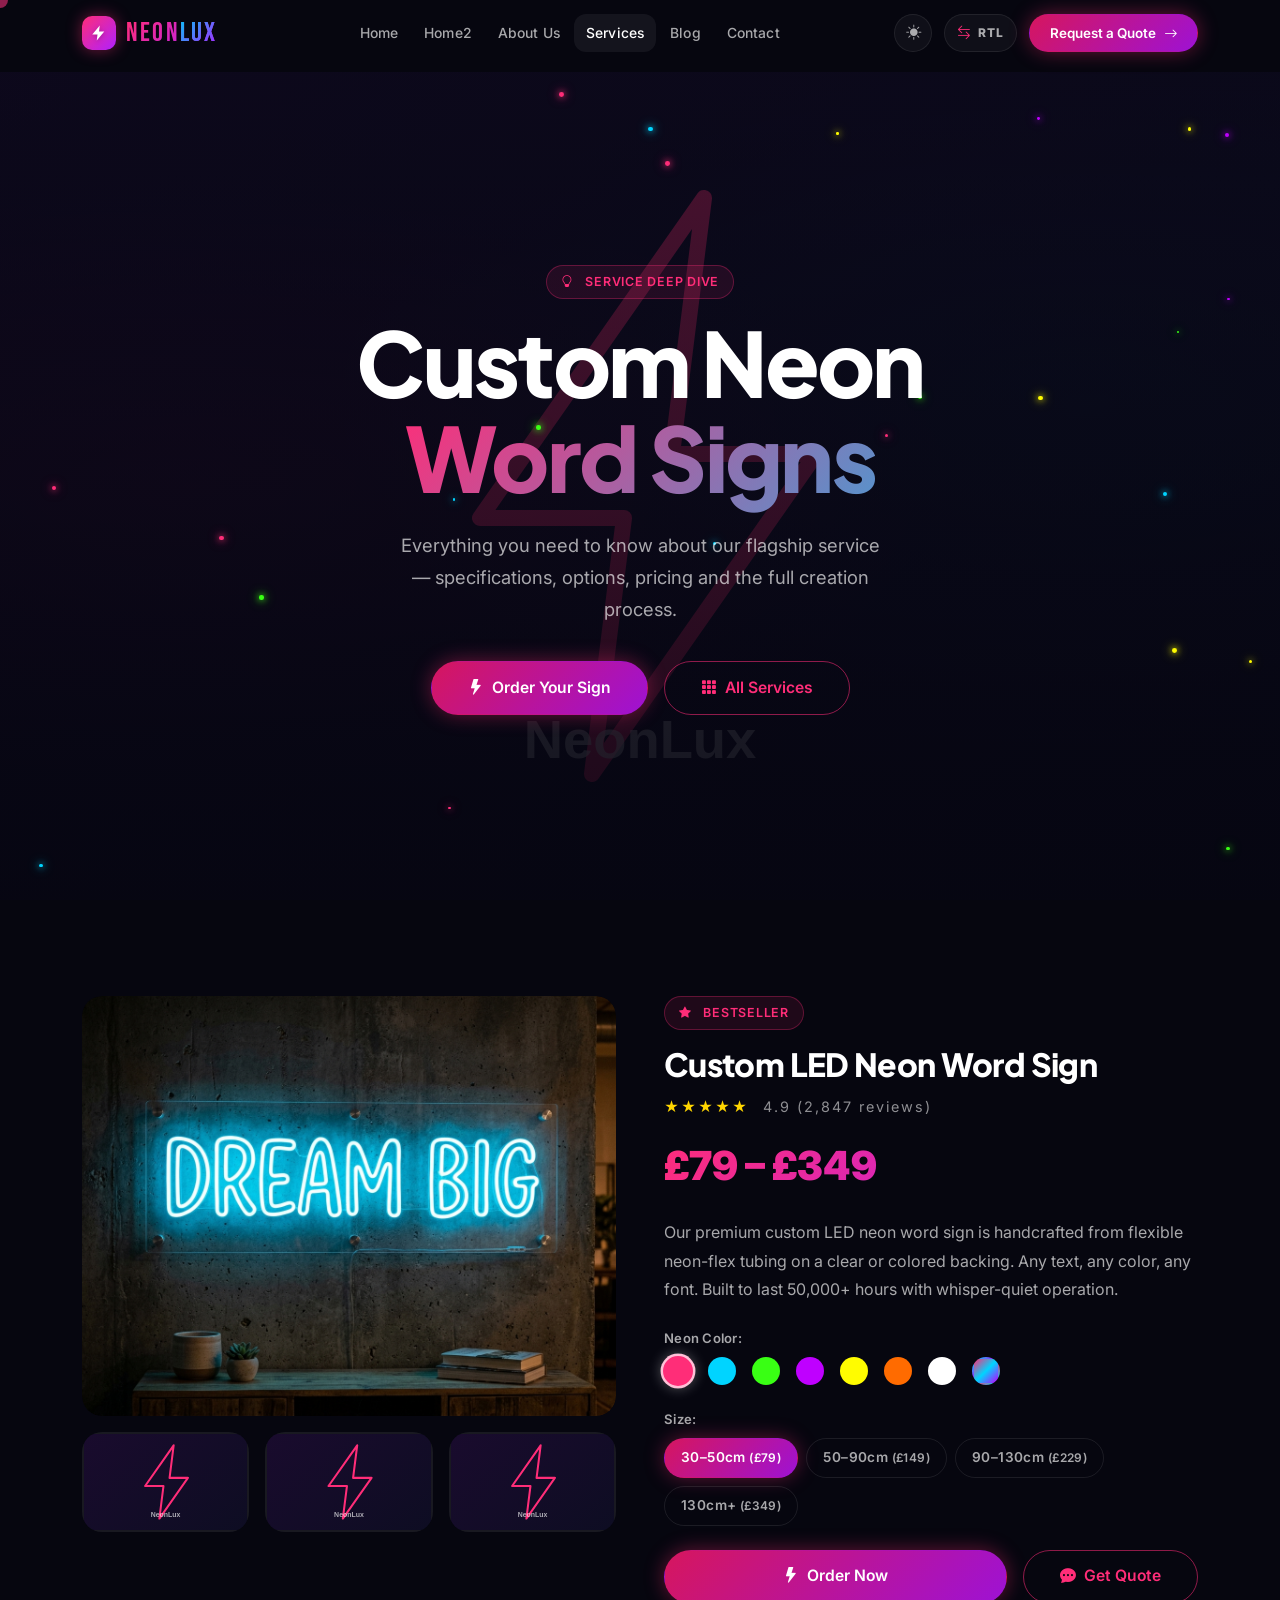
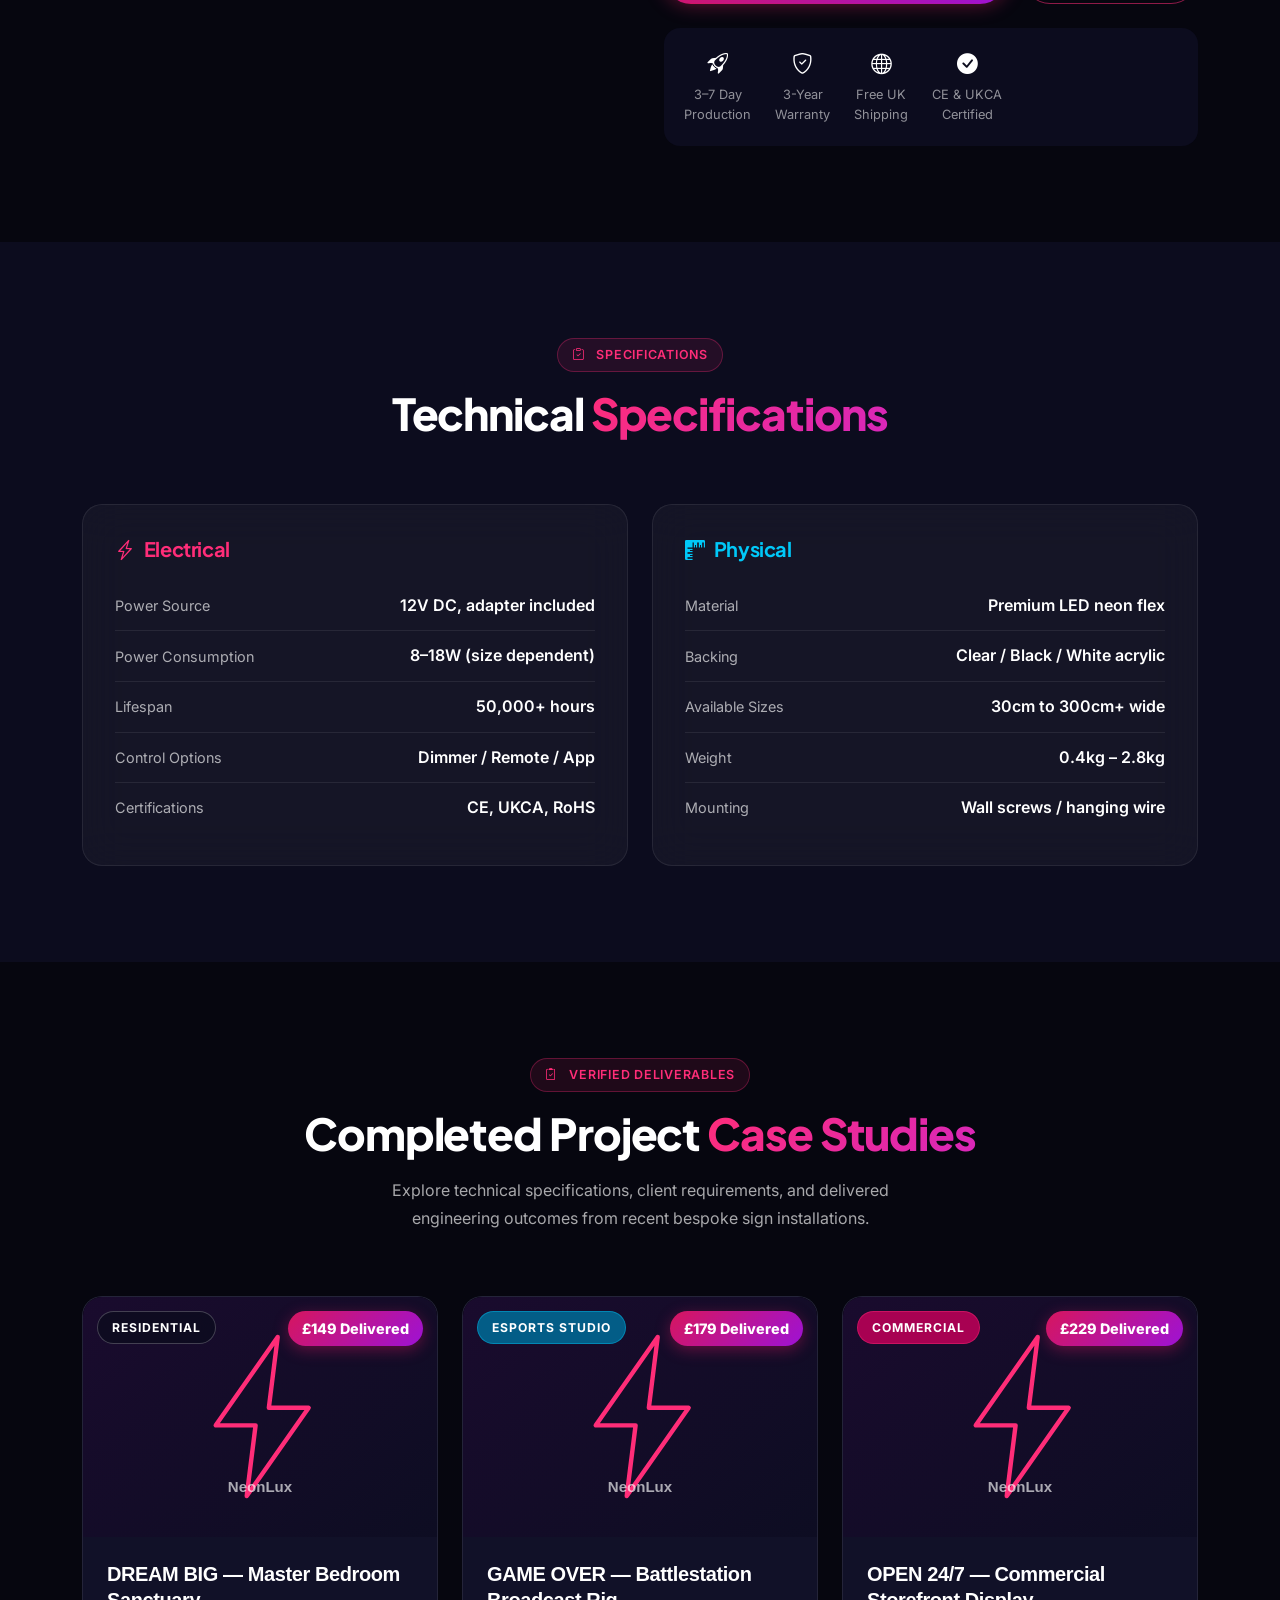
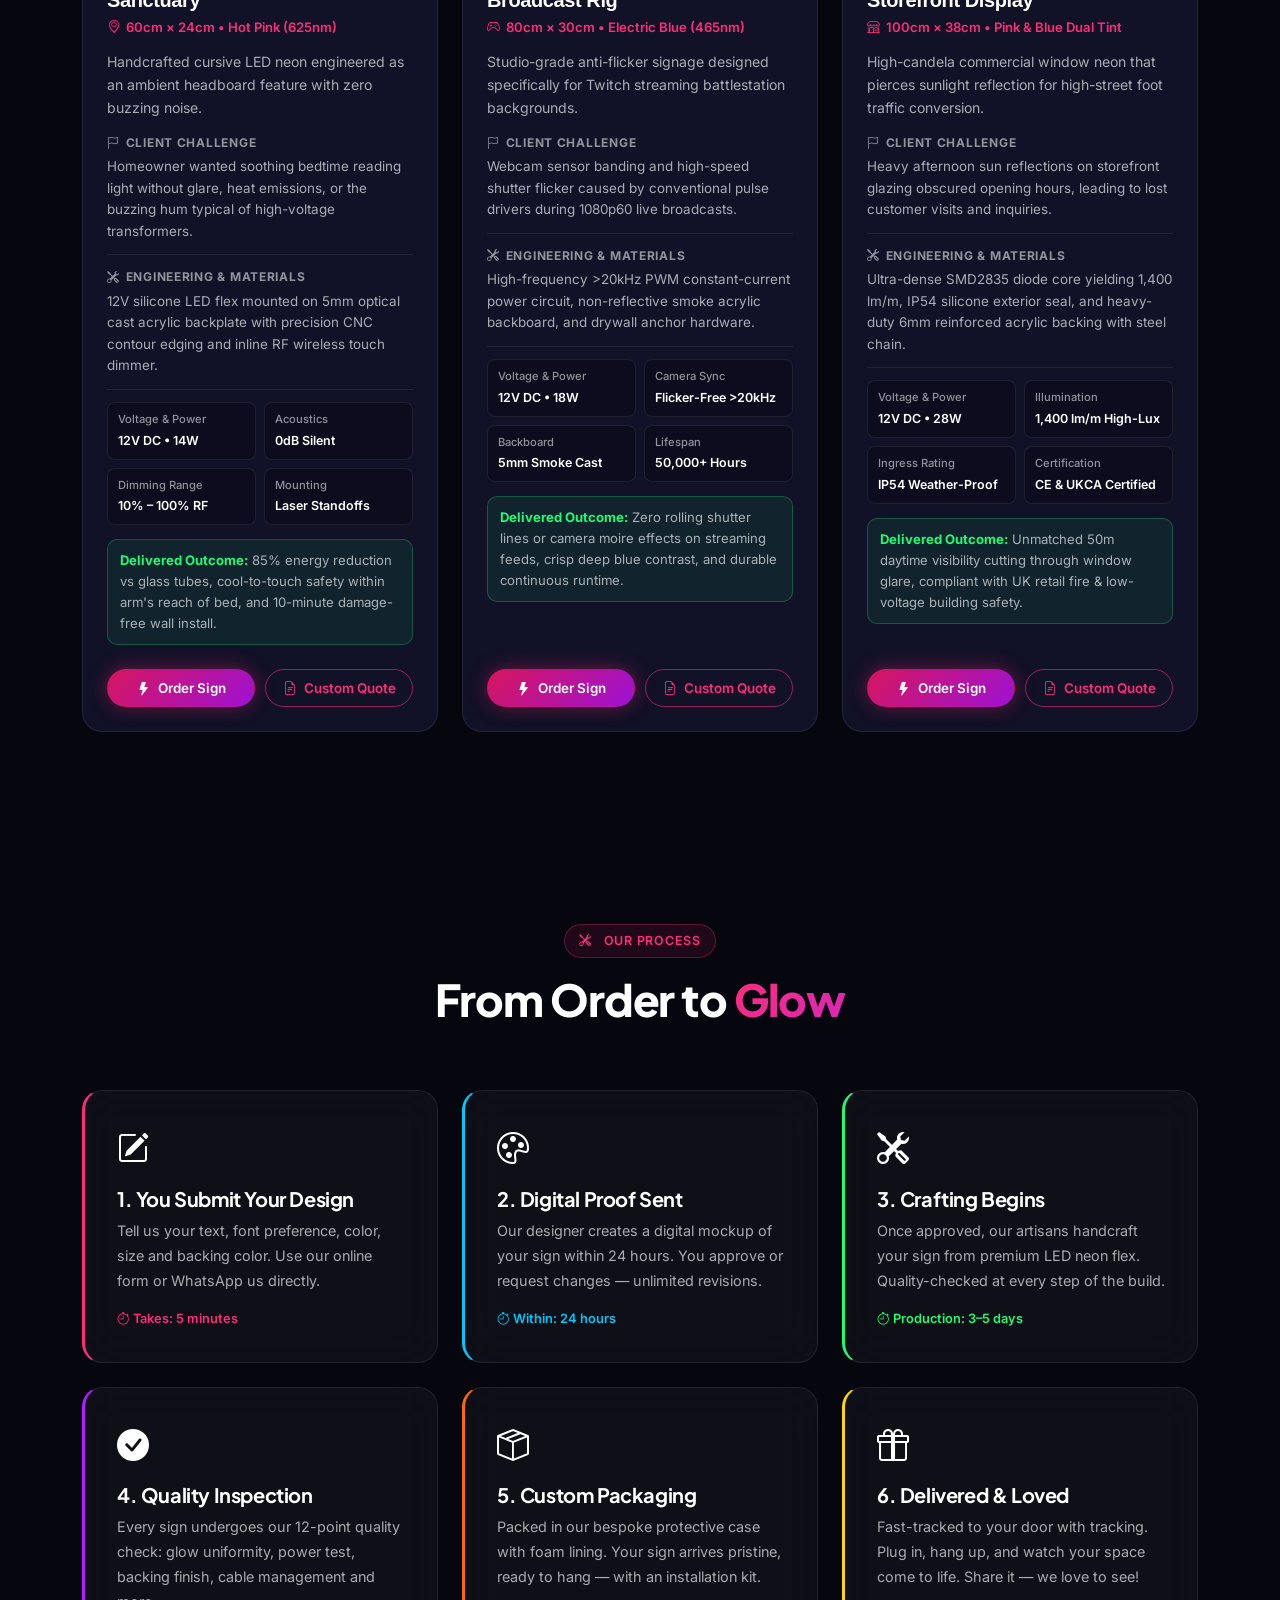
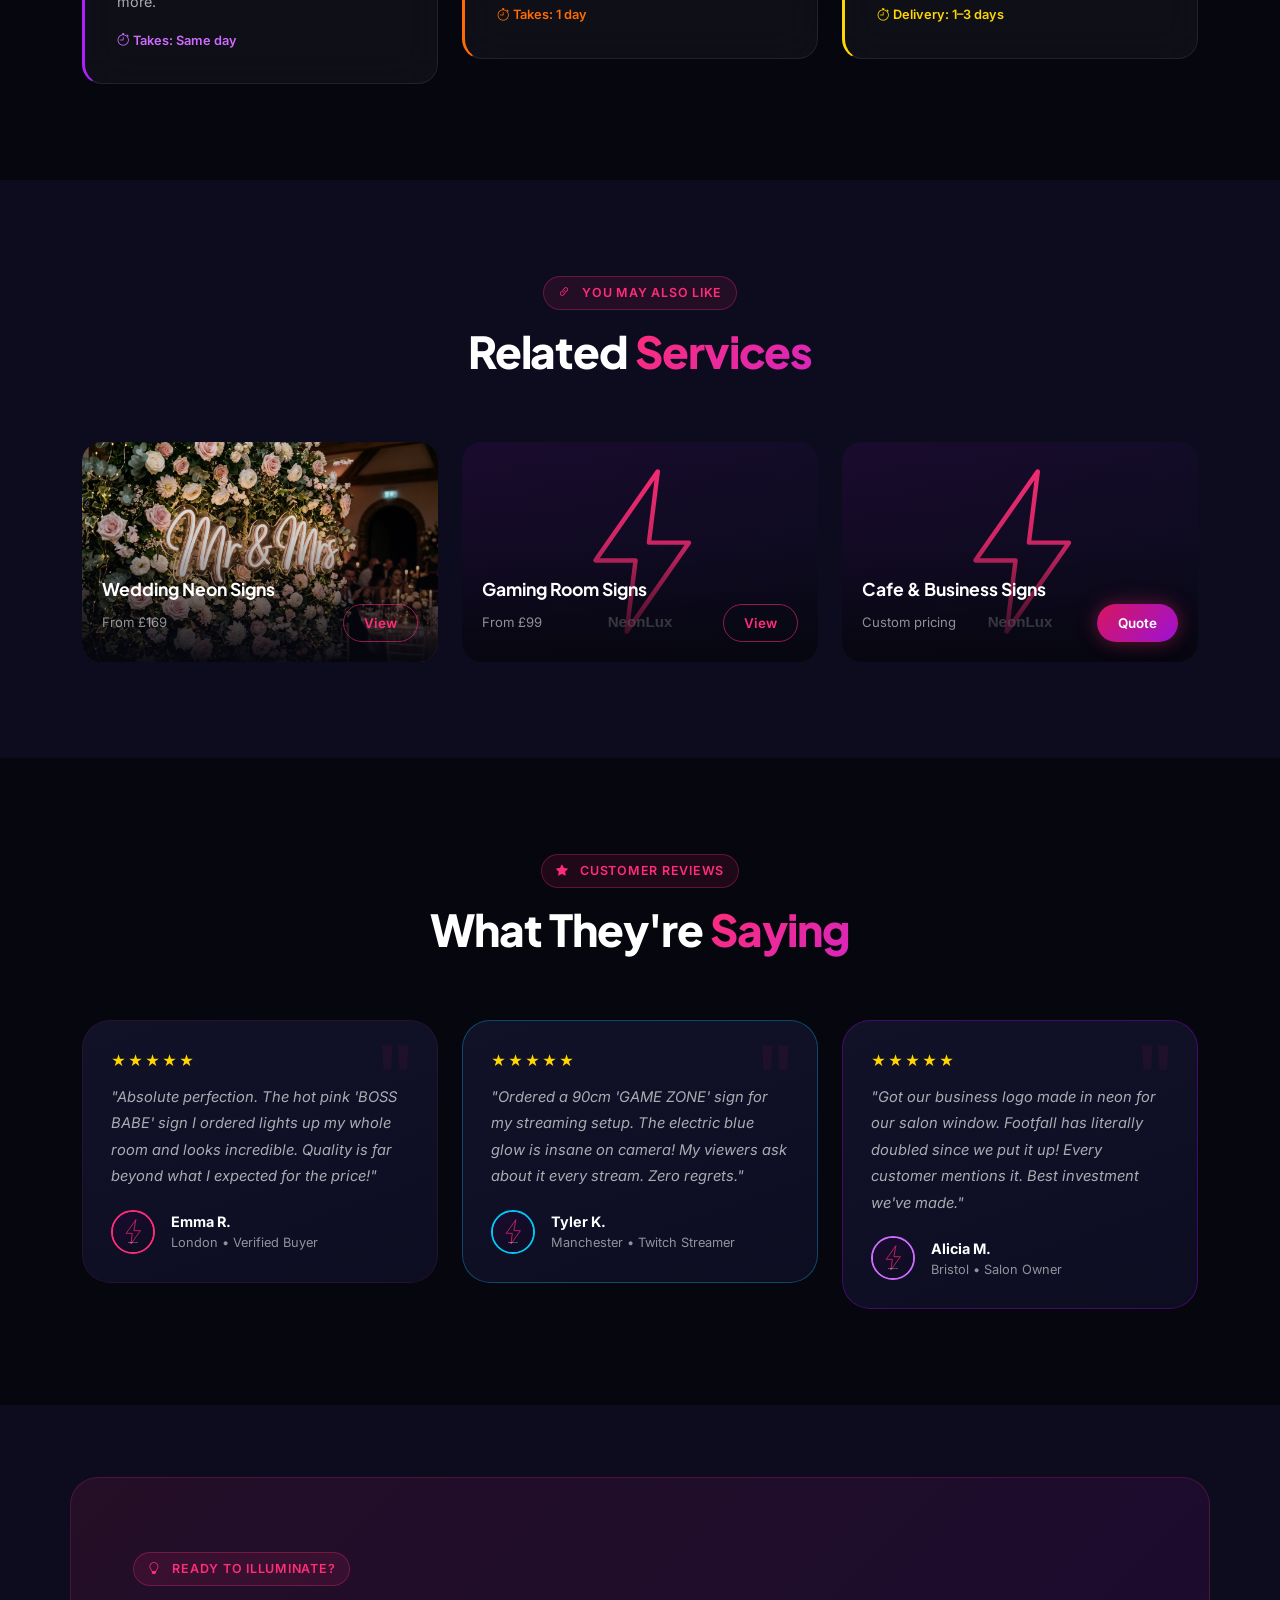
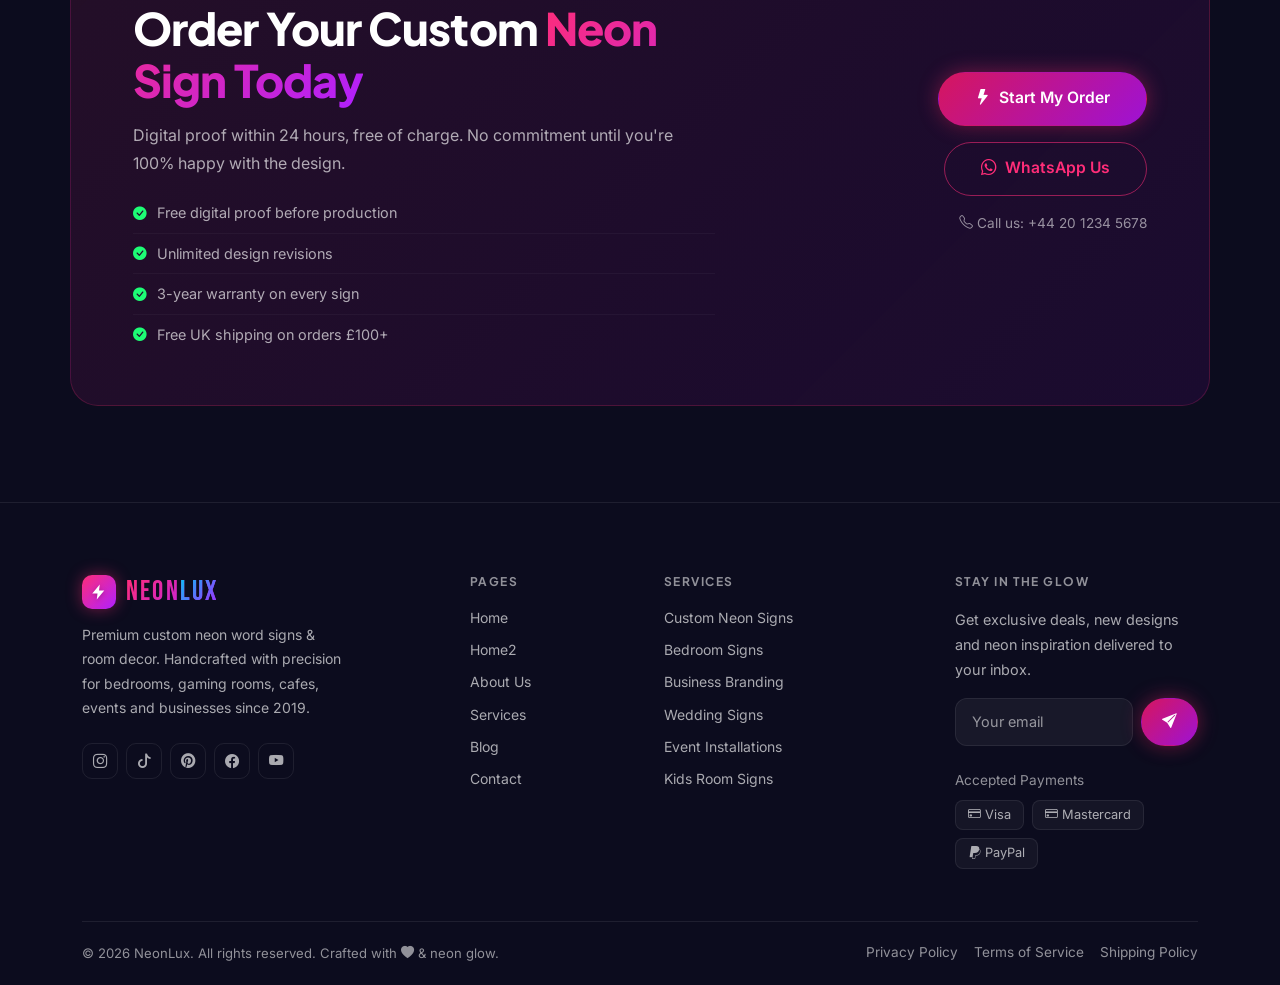
<file: service-details.html>
<!DOCTYPE html>
<html lang="en" data-theme="dark">
<head>
  <meta charset="UTF-8" />
  <meta name="viewport" content="width=device-width, initial-scale=1.0" />
  <link rel="preconnect" href="https://fonts.googleapis.com" />
  <link rel="preconnect" href="https://fonts.gstatic.com" crossorigin />
  <link href="https://fonts.googleapis.com/css2?family=Inter:wght@300;400;500;600;700;800;900&family=Plus+Jakarta+Sans:wght@400;500;600;700;800;900&family=Bebas+Neue&display=swap" rel="stylesheet" />
  <meta name="description" content="Custom Neon Signs Service — Full details on NeonLux's premium neon sign creation process, specifications, options, pricing and more." />
  <title>Service Details — Custom Neon Signs | NeonLux</title>
  <link rel="icon" type="image/svg+xml" href="data:image/svg+xml,<svg xmlns='http://www.w3.org/2000/svg' viewBox='0 0 64 64'><defs><linearGradient id='g' x1='0' y1='0' x2='1' y2='1'><stop offset='0' stop-color='%23FF2D78'/><stop offset='1' stop-color='%23B020FF'/></linearGradient></defs><rect width='64' height='64' rx='14' fill='url(%23g)'/><path d='M35 6 14 36h11l-2 22 21-30H33l2-22z' fill='white'/></svg>" />
  <link href="https://cdn.jsdelivr.net/npm/bootstrap@5.3.3/dist/css/bootstrap.min.css" rel="stylesheet" />
  <link href="https://cdn.jsdelivr.net/npm/bootstrap-icons@1.11.3/font/bootstrap-icons.min.css" rel="stylesheet" />
  <link href="https://unpkg.com/aos@2.3.4/dist/aos.css" rel="stylesheet" />
  <link rel="stylesheet" href="css/style.css" />
</head>
<body>

<div class="cursor-glow" id="cursorGlow"></div>
<div class="lightbox-overlay" id="lightboxOverlay">
  <button class="lightbox-close"><i class="bi bi-x-lg"></i></button>
  <img src="" alt="Neon Sign" class="lightbox-img" />
</div>

<!-- NAVBAR -->
<nav class="navbar navbar-expand-lg" id="mainNavbar">
  <div class="container">
    <a class="navbar-brand" href="index.html"><span class="logo-mark" aria-hidden="true"><svg viewBox="0 0 24 24" fill="currentColor" aria-hidden="true"><path d="M13 2 3 14h7l-1 8 10-12h-7l1-8z"/></svg></span><span class="logo-text">Neon<span>Lux</span></span></a>
    <div class="nav-trigger-group d-lg-none">
      <button type="button" class="theme-toggle-btn" id="themeToggleMobile" aria-label="Switch to light theme" title="Toggle theme"><i class="bi bi-sun-fill"></i></button>
      <button type="button" class="rtl-toggle-btn" id="rtlToggleMobile" aria-label="Switch to right-to-left layout" title="Switch layout direction"><i class="bi bi-arrow-left-right" aria-hidden="true"></i> <span class="rtl-label">RTL</span></button>
      <button class="navbar-toggler" type="button" data-bs-toggle="collapse" data-bs-target="#navbarNav" aria-controls="navbarNav" aria-expanded="false" aria-label="Toggle navigation">
        <span class="navbar-toggler-icon"></span>
      </button>
    </div>
    <div class="collapse navbar-collapse" id="navbarNav">
            <ul class="navbar-nav mx-auto">
        <li class="nav-item"><a class="nav-link" href="index.html">Home</a></li>
        <li class="nav-item"><a class="nav-link" href="home2.html">Home2</a></li>
        <li class="nav-item"><a class="nav-link" href="about.html">About Us</a></li>
        <li class="nav-item"><a class="nav-link active" href="services.html">Services</a></li>
        <li class="nav-item"><a class="nav-link" href="blog.html">Blog</a></li>
        <li class="nav-item"><a class="nav-link" href="contact.html">Contact</a></li>
      </ul>
      <div class="nav-actions">
        <button type="button" class="theme-toggle-btn d-none d-lg-flex" id="themeToggleDesktop" aria-label="Switch to light theme" title="Toggle theme"><i class="bi bi-sun-fill"></i></button>
        <button type="button" class="rtl-toggle-btn d-none d-lg-inline-flex" id="rtlToggleDesktop" aria-label="Switch to right-to-left layout" title="Switch layout direction"><i class="bi bi-arrow-left-right" aria-hidden="true"></i> <span class="rtl-label">RTL</span></button>
        <a href="contact.html" class="btn-neon btn-neon-sm">Request a Quote <i class="bi bi-arrow-right"></i></a>
      </div>
    </div>
  </div>
</nav>

<!-- PAGE HERO -->
<section class="page-hero">
  <div class="page-hero-bg particles-bg">
    <img src="https://images.unsplash.com/photo-1547394765-185e1e68f34e?w=1600&auto=format&fit=crop" alt="Precision LED craftsmanship detail" />
    <div class="hero-overlay"></div>
  </div>
  <div class="container" style="position:relative;z-index:2;">
    <div class="row justify-content-center text-center">
      <div class="col-lg-8">
        <div class="badge-neon mb-3" data-aos="fade-up"><i class="bi bi-lightbulb" aria-hidden="true"></i> Service Deep Dive</div>
        <h1 class="hero-title" data-aos="fade-up" data-aos-delay="100">Custom Neon <span class="neon-text">Word Signs</span></h1>
        <p class="hero-desc mx-auto" data-aos="fade-up" data-aos-delay="200">Everything you need to know about our flagship service — specifications, options, pricing and the full creation process.</p>
        <div class="hero-cta d-flex flex-wrap gap-3 justify-content-center" data-aos="fade-up" data-aos-delay="300">
          <a href="contact.html" class="btn-neon btn-neon-lg"><i class="bi bi-lightning-fill"></i> Order Your Sign</a>
          <a href="services.html" class="btn-neon-outline btn-neon-lg"><i class="bi bi-grid-3x3-gap-fill"></i> All Services</a>
        </div>
      </div>
    </div>
  </div>
</section>

<!-- ===== SECTION 1: PRODUCT GALLERY + OVERVIEW ===== -->
<section class="section-pad">
  <div class="container">
    <div class="row g-5 align-items-start">
      <!-- Gallery -->
      <div class="col-lg-6" data-aos="fade-right">
        <div class="product-zoom-wrapper mb-3" data-lightbox="images/dream-big-blue-neon.jpg">
          <img src="images/dream-big-blue-neon.jpg" alt="Custom LED neon word sign glowing in modern interior" style="width:100%;height:420px;object-fit:cover;border-radius:20px;" loading="lazy" />
        </div>
        <div class="row g-3">
          <div class="col-4">
            <div class="product-zoom-wrapper" data-lightbox="https://images.unsplash.com/photo-1508700115892-45ecd05ae2ad?w=800">
              <img src="https://images.unsplash.com/photo-1508700115892-45ecd05ae2ad?w=300&auto=format&fit=crop" alt="Neon sign brick wall mount detail" style="width:100%;height:100px;object-fit:cover;border-radius:12px;border:2px solid var(--glass-border);" loading="lazy" />
            </div>
          </div>
          <div class="col-4">
            <div class="product-zoom-wrapper" data-lightbox="https://images.unsplash.com/photo-1547394765-185e1e68f34e?w=800">
              <img src="https://images.unsplash.com/photo-1547394765-185e1e68f34e?w=300&auto=format&fit=crop" alt="LED neon flex tube craftsmanship close-up" style="width:100%;height:100px;object-fit:cover;border-radius:12px;border:2px solid var(--glass-border);" loading="lazy" />
            </div>
          </div>
          <div class="col-4">
            <div class="product-zoom-wrapper" data-lightbox="https://images.unsplash.com/photo-1615873968403-89e068629265?w=800">
              <img src="https://images.unsplash.com/photo-1615873968403-89e068629265?w=300&auto=format&fit=crop" alt="Neon sign room styling in bedroom" style="width:100%;height:100px;object-fit:cover;border-radius:12px;border:2px solid var(--glass-border);" loading="lazy" />
            </div>
          </div>
        </div>
      </div>

      <!-- Details -->
      <div class="col-lg-6" data-aos="fade-left">
        <div class="badge-neon mb-3"><i class="bi bi-star-fill" aria-hidden="true"></i> Bestseller</div>
        <h2 style="font-size:2rem;font-weight:800;margin-bottom:12px;">Custom LED Neon Word Sign</h2>
        <div class="rating mb-3">★★★★★ <span style="color:var(--t3);font-size:0.9rem;margin-left:8px;">4.9 (2,847 reviews)</span></div>
        <div style="font-size:2.5rem;font-weight:900;background:var(--g-pink);-webkit-background-clip:text;-webkit-text-fill-color:transparent;background-clip:text;margin-bottom:20px;">£79 – £349</div>
        <p style="color:var(--t2);line-height:1.8;margin-bottom:24px;">Our premium custom LED neon word sign is handcrafted from flexible neon-flex tubing on a clear or colored backing. Any text, any color, any font. Built to last 50,000+ hours with whisper-quiet operation.</p>

        <!-- Color Selection -->
        <div class="mb-4">
          <label class="form-label" style="font-weight:600;">Neon Color:</label>
          <div class="d-flex gap-3 mt-2 flex-wrap">
            <div class="color-swatch active" style="background:#ff2d78;" title="Hot Pink"></div>
            <div class="color-swatch" style="background:#00d4ff;" title="Electric Blue"></div>
            <div class="color-swatch" style="background:#39ff14;" title="Neon Green"></div>
            <div class="color-swatch" style="background:#bf00ff;" title="Purple"></div>
            <div class="color-swatch" style="background:#fffc00;" title="Yellow"></div>
            <div class="color-swatch" style="background:#ff6b00;" title="Orange"></div>
            <div class="color-swatch" style="background:#ffffff;border:2px solid var(--glass-border);" title="Warm White"></div>
            <div class="color-swatch" style="background:linear-gradient(135deg,#ff2d78,#00d4ff,#bf00ff);" title="Multi-Color"></div>
          </div>
        </div>

        <!-- Size Selection -->
        <div class="mb-4">
          <label class="form-label" style="font-weight:600;">Size:</label>
          <div class="d-flex gap-2 mt-2 flex-wrap" id="sizeOptions">
            <button class="filter-btn active" style="padding:8px 16px;font-size:0.85rem;">30–50cm <small>(£79)</small></button>
            <button class="filter-btn" style="padding:8px 16px;font-size:0.85rem;">50–90cm <small>(£149)</small></button>
            <button class="filter-btn" style="padding:8px 16px;font-size:0.85rem;">90–130cm <small>(£229)</small></button>
            <button class="filter-btn" style="padding:8px 16px;font-size:0.85rem;">130cm+ <small>(£349)</small></button>
          </div>
        </div>

        <div class="d-flex gap-3 flex-wrap mb-4">
          <a href="contact.html" class="btn-primary btn-lg flex-fill justify-content-center"><i class="bi bi-lightning-fill"></i> Order Now</a>
          <a href="contact.html" class="btn-secondary btn-lg"><i class="bi bi-chat-dots-fill"></i> Get Quote</a>
        </div>

        <div class="d-flex gap-4 flex-wrap" style="padding:20px;background:var(--bg-1);border-radius:16px;">
          <div style="text-align:center;">
            <div style="font-size:1.3rem;"><i class="bi bi-rocket-takeoff" aria-hidden="true"></i></div>
            <div style="font-size:0.8rem;color:var(--t3);margin-top:4px;">3–7 Day<br>Production</div>
          </div>
          <div style="text-align:center;">
            <div style="font-size:1.3rem;"><i class="bi bi-shield-check" aria-hidden="true"></i></div>
            <div style="font-size:0.8rem;color:var(--t3);margin-top:4px;">3-Year<br>Warranty</div>
          </div>
          <div style="text-align:center;">
            <div style="font-size:1.3rem;"><i class="bi bi-globe" aria-hidden="true"></i></div>
            <div style="font-size:0.8rem;color:var(--t3);margin-top:4px;">Free UK<br>Shipping</div>
          </div>
          <div style="text-align:center;">
            <div style="font-size:1.3rem;"><i class="bi bi-check-circle-fill" aria-hidden="true"></i></div>
            <div style="font-size:0.8rem;color:var(--t3);margin-top:4px;">CE & UKCA<br>Certified</div>
          </div>
        </div>
      </div>
    </div>
  </div>
</section>

<!-- ===== SECTION 2: TECHNICAL SPECS ===== -->
<section class="section-pad" style="background:var(--bg-1);">
  <div class="container">
    <div class="text-center section-header">
      <div class="badge-neon mb-3" data-aos="fade-up"><i class="bi bi-clipboard-check" aria-hidden="true"></i> Specifications</div>
      <h2 class="section-title" data-aos="fade-up" data-aos-delay="100">Technical <span>Specifications</span></h2>
    </div>
    <div class="row g-4">
      <div class="col-lg-6" data-aos="fade-right">
        <div class="glass-card h-100">
          <h5 style="font-weight:700;margin-bottom:20px;color:var(--pink);"><i class="bi bi-lightning-charge" aria-hidden="true"></i> Electrical</h5>
          <table style="width:100%;border-collapse:collapse;">
            <tr style="border-bottom:1px solid var(--glass-border);">
              <td style="padding:12px 0;color:var(--t2);font-size:0.9rem;">Power Source</td>
              <td style="padding:12px 0;font-weight:600;text-align:right;">12V DC, adapter included</td>
            </tr>
            <tr style="border-bottom:1px solid var(--glass-border);">
              <td style="padding:12px 0;color:var(--t2);font-size:0.9rem;">Power Consumption</td>
              <td style="padding:12px 0;font-weight:600;text-align:right;">8–18W (size dependent)</td>
            </tr>
            <tr style="border-bottom:1px solid var(--glass-border);">
              <td style="padding:12px 0;color:var(--t2);font-size:0.9rem;">Lifespan</td>
              <td style="padding:12px 0;font-weight:600;text-align:right;">50,000+ hours</td>
            </tr>
            <tr style="border-bottom:1px solid var(--glass-border);">
              <td style="padding:12px 0;color:var(--t2);font-size:0.9rem;">Control Options</td>
              <td style="padding:12px 0;font-weight:600;text-align:right;">Dimmer / Remote / App</td>
            </tr>
            <tr>
              <td style="padding:12px 0;color:var(--t2);font-size:0.9rem;">Certifications</td>
              <td style="padding:12px 0;font-weight:600;text-align:right;">CE, UKCA, RoHS</td>
            </tr>
          </table>
        </div>
      </div>
      <div class="col-lg-6" data-aos="fade-left">
        <div class="glass-card h-100">
          <h5 style="font-weight:700;margin-bottom:20px;color:var(--blue);"><i class="bi bi-rulers" aria-hidden="true"></i> Physical</h5>
          <table style="width:100%;border-collapse:collapse;">
            <tr style="border-bottom:1px solid var(--glass-border);">
              <td style="padding:12px 0;color:var(--t2);font-size:0.9rem;">Material</td>
              <td style="padding:12px 0;font-weight:600;text-align:right;">Premium LED neon flex</td>
            </tr>
            <tr style="border-bottom:1px solid var(--glass-border);">
              <td style="padding:12px 0;color:var(--t2);font-size:0.9rem;">Backing</td>
              <td style="padding:12px 0;font-weight:600;text-align:right;">Clear / Black / White acrylic</td>
            </tr>
            <tr style="border-bottom:1px solid var(--glass-border);">
              <td style="padding:12px 0;color:var(--t2);font-size:0.9rem;">Available Sizes</td>
              <td style="padding:12px 0;font-weight:600;text-align:right;">30cm to 300cm+ wide</td>
            </tr>
            <tr style="border-bottom:1px solid var(--glass-border);">
              <td style="padding:12px 0;color:var(--t2);font-size:0.9rem;">Weight</td>
              <td style="padding:12px 0;font-weight:600;text-align:right;">0.4kg – 2.8kg</td>
            </tr>
            <tr>
              <td style="padding:12px 0;color:var(--t2);font-size:0.9rem;">Mounting</td>
              <td style="padding:12px 0;font-weight:600;text-align:right;">Wall screws / hanging wire</td>
            </tr>
          </table>
        </div>
      </div>
    </div>
  </div>
</section>

<!-- ===== SECTION 2B: COMPLETED PROJECT CASE STUDIES & CRAFTSMANSHIP ===== -->
<section class="section-pad" id="project-case-studies" style="background:var(--bg-0);">
  <div class="container">
    <div class="text-center section-header">
      <div class="badge-neon mb-3" data-aos="fade-up"><i class="bi bi-clipboard2-check"></i> Verified Deliverables</div>
      <h2 class="section-title" data-aos="fade-up" data-aos-delay="100">Completed Project <span>Case Studies</span></h2>
      <p class="section-subtitle mx-auto" data-aos="fade-up" data-aos-delay="200">Explore technical specifications, client requirements, and delivered engineering outcomes from recent bespoke sign installations.</p>
    </div>

    <div class="row g-4">
      <!-- Case Study 1 -->
      <div class="col-lg-4" data-aos="fade-up" data-aos-delay="0">
        <article class="project-card h-100" id="project-dream-big">
          <div class="project-card-media">
            <img src="https://images.unsplash.com/photo-1505693416388-ac5ce068fe85?w=700&auto=format&fit=crop" alt="Dream Big custom hot pink neon sign mounted above master bed" loading="lazy" />
            <span class="project-card-badge">Residential</span>
            <span class="project-card-price">£149 Delivered</span>
          </div>
          <div class="project-card-body">
            <h3 class="project-card-title">DREAM BIG — Master Bedroom Sanctuary</h3>
            <div class="project-card-subtitle"><i class="bi bi-geo-alt"></i> 60cm × 24cm • Hot Pink (625nm)</div>
            <p class="project-card-desc">Handcrafted cursive LED neon engineered as an ambient headboard feature with zero buzzing noise.</p>
            
            <div class="project-card-section">
              <div class="project-card-section-label"><i class="bi bi-flag"></i> Client Challenge</div>
              <p>Homeowner wanted soothing bedtime reading light without glare, heat emissions, or the buzzing hum typical of high-voltage transformers.</p>
            </div>

            <div class="project-card-section">
              <div class="project-card-section-label"><i class="bi bi-tools"></i> Engineering &amp; Materials</div>
              <p>12V silicone LED flex mounted on 5mm optical cast acrylic backplate with precision CNC contour edging and inline RF wireless touch dimmer.</p>
            </div>

            <div class="project-specs-grid">
              <div class="project-spec-item">
                <span class="project-spec-label">Voltage &amp; Power</span>
                <span class="project-spec-value">12V DC • 14W</span>
              </div>
              <div class="project-spec-item">
                <span class="project-spec-label">Acoustics</span>
                <span class="project-spec-value">0dB Silent</span>
              </div>
              <div class="project-spec-item">
                <span class="project-spec-label">Dimming Range</span>
                <span class="project-spec-value">10% – 100% RF</span>
              </div>
              <div class="project-spec-item">
                <span class="project-spec-label">Mounting</span>
                <span class="project-spec-value">Laser Standoffs</span>
              </div>
            </div>

            <div class="project-card-results">
              <strong>Delivered Outcome:</strong> 85% energy reduction vs glass tubes, cool-to-touch safety within arm's reach of bed, and 10-minute damage-free wall install.
            </div>

            <div class="project-card-actions">
              <a href="contact.html?sign=dream-big" class="btn-primary btn-sm"><i class="bi bi-lightning-fill"></i> Order Sign</a>
              <a href="contact.html?inquiry=specs" class="btn-secondary btn-sm"><i class="bi bi-file-earmark-text"></i> Custom Quote</a>
            </div>
          </div>
        </article>
      </div>

      <!-- Case Study 2 -->
      <div class="col-lg-4" data-aos="fade-up" data-aos-delay="100">
        <article class="project-card h-100" id="project-game-over">
          <div class="project-card-media">
            <img src="https://images.unsplash.com/photo-1593305841991-05c297ba4575?w=700&auto=format&fit=crop" alt="Game Over electric blue gaming room battlestation neon" loading="lazy" />
            <span class="project-card-badge" style="background:rgba(0,109,152,0.85);border-color:rgba(0,200,248,0.4);">Esports Studio</span>
            <span class="project-card-price">£179 Delivered</span>
          </div>
          <div class="project-card-body">
            <h3 class="project-card-title">GAME OVER — Battlestation Broadcast Rig</h3>
            <div class="project-card-subtitle"><i class="bi bi-controller"></i> 80cm × 30cm • Electric Blue (465nm)</div>
            <p class="project-card-desc">Studio-grade anti-flicker signage designed specifically for Twitch streaming battlestation backgrounds.</p>
            
            <div class="project-card-section">
              <div class="project-card-section-label"><i class="bi bi-flag"></i> Client Challenge</div>
              <p>Webcam sensor banding and high-speed shutter flicker caused by conventional pulse drivers during 1080p60 live broadcasts.</p>
            </div>

            <div class="project-card-section">
              <div class="project-card-section-label"><i class="bi bi-tools"></i> Engineering &amp; Materials</div>
              <p>High-frequency &gt;20kHz PWM constant-current power circuit, non-reflective smoke acrylic backboard, and drywall anchor hardware.</p>
            </div>

            <div class="project-specs-grid">
              <div class="project-spec-item">
                <span class="project-spec-label">Voltage &amp; Power</span>
                <span class="project-spec-value">12V DC • 18W</span>
              </div>
              <div class="project-spec-item">
                <span class="project-spec-label">Camera Sync</span>
                <span class="project-spec-value">Flicker-Free &gt;20kHz</span>
              </div>
              <div class="project-spec-item">
                <span class="project-spec-label">Backboard</span>
                <span class="project-spec-value">5mm Smoke Cast</span>
              </div>
              <div class="project-spec-item">
                <span class="project-spec-label">Lifespan</span>
                <span class="project-spec-value">50,000+ Hours</span>
              </div>
            </div>

            <div class="project-card-results">
              <strong>Delivered Outcome:</strong> Zero rolling shutter lines or camera moire effects on streaming feeds, crisp deep blue contrast, and durable continuous runtime.
            </div>

            <div class="project-card-actions">
              <a href="contact.html?sign=game-over" class="btn-primary btn-sm"><i class="bi bi-lightning-fill"></i> Order Sign</a>
              <a href="contact.html?inquiry=gaming" class="btn-secondary btn-sm"><i class="bi bi-file-earmark-text"></i> Custom Quote</a>
            </div>
          </div>
        </article>
      </div>

      <!-- Case Study 3 -->
      <div class="col-lg-4" data-aos="fade-up" data-aos-delay="200">
        <article class="project-card h-100" id="project-open-24-7">
          <div class="project-card-media">
            <img src="https://images.unsplash.com/photo-1550559014-0ff3ad4b23ea?w=700&auto=format&fit=crop" alt="Open 24/7 commercial storefront neon sign" loading="lazy" />
            <span class="project-card-badge" style="background:rgba(194,0,90,0.85);border-color:rgba(255,45,120,0.4);">Commercial</span>
            <span class="project-card-price">£229 Delivered</span>
          </div>
          <div class="project-card-body">
            <h3 class="project-card-title">OPEN 24/7 — Commercial Storefront Display</h3>
            <div class="project-card-subtitle"><i class="bi bi-shop"></i> 100cm × 38cm • Pink &amp; Blue Dual Tint</div>
            <p class="project-card-desc">High-candela commercial window neon that pierces sunlight reflection for high-street foot traffic conversion.</p>
            
            <div class="project-card-section">
              <div class="project-card-section-label"><i class="bi bi-flag"></i> Client Challenge</div>
              <p>Heavy afternoon sun reflections on storefront glazing obscured opening hours, leading to lost customer visits and inquiries.</p>
            </div>

            <div class="project-card-section">
              <div class="project-card-section-label"><i class="bi bi-tools"></i> Engineering &amp; Materials</div>
              <p>Ultra-dense SMD2835 diode core yielding 1,400 lm/m, IP54 silicone exterior seal, and heavy-duty 6mm reinforced acrylic backing with steel chain.</p>
            </div>

            <div class="project-specs-grid">
              <div class="project-spec-item">
                <span class="project-spec-label">Voltage &amp; Power</span>
                <span class="project-spec-value">12V DC • 28W</span>
              </div>
              <div class="project-spec-item">
                <span class="project-spec-label">Illumination</span>
                <span class="project-spec-value">1,400 lm/m High-Lux</span>
              </div>
              <div class="project-spec-item">
                <span class="project-spec-label">Ingress Rating</span>
                <span class="project-spec-value">IP54 Weather-Proof</span>
              </div>
              <div class="project-spec-item">
                <span class="project-spec-label">Certification</span>
                <span class="project-spec-value">CE &amp; UKCA Certified</span>
              </div>
            </div>

            <div class="project-card-results">
              <strong>Delivered Outcome:</strong> Unmatched 50m daytime visibility cutting through window glare, compliant with UK retail fire &amp; low-voltage building safety.
            </div>

            <div class="project-card-actions">
              <a href="contact.html?sign=open-24-7" class="btn-primary btn-sm"><i class="bi bi-lightning-fill"></i> Order Sign</a>
              <a href="contact.html?inquiry=commercial" class="btn-secondary btn-sm"><i class="bi bi-file-earmark-text"></i> Custom Quote</a>
            </div>
          </div>
        </article>
      </div>
    </div>
  </div>
</section>

<!-- ===== SECTION 3: DETAILED PROCESS ===== -->
<section class="section-pad">
  <div class="container">
    <div class="text-center section-header">
      <div class="badge-neon mb-3" data-aos="fade-up"><i class="bi bi-tools" aria-hidden="true"></i> Our Process</div>
      <h2 class="section-title" data-aos="fade-up" data-aos-delay="100">From Order to <span>Glow</span></h2>
    </div>
    <div class="row g-4">
      <div class="col-md-6 col-lg-4" data-aos="fade-up" data-aos-delay="0">
        <div class="glass-card" style="border-left:3px solid var(--pink);">
          <div style="font-size:2rem;margin-bottom:12px;"><i class="bi bi-pencil-square" aria-hidden="true"></i></div>
          <h5 style="font-weight:700;margin-bottom:8px;">1. You Submit Your Design</h5>
          <p style="font-size:0.9rem;color:var(--t2);">Tell us your text, font preference, color, size and backing color. Use our online form or WhatsApp us directly.</p>
          <div style="font-size:0.8rem;color:var(--pink);font-weight:600;margin-top:8px;"><i class="bi bi-stopwatch" aria-hidden="true"></i> Takes: 5 minutes</div>
        </div>
      </div>
      <div class="col-md-6 col-lg-4" data-aos="fade-up" data-aos-delay="100">
        <div class="glass-card" style="border-left:3px solid var(--blue);">
          <div style="font-size:2rem;margin-bottom:12px;"><i class="bi bi-palette" aria-hidden="true"></i></div>
          <h5 style="font-weight:700;margin-bottom:8px;">2. Digital Proof Sent</h5>
          <p style="font-size:0.9rem;color:var(--t2);">Our designer creates a digital mockup of your sign within 24 hours. You approve or request changes — unlimited revisions.</p>
          <div style="font-size:0.8rem;color:var(--blue);font-weight:600;margin-top:8px;"><i class="bi bi-stopwatch" aria-hidden="true"></i> Within: 24 hours</div>
        </div>
      </div>
      <div class="col-md-6 col-lg-4" data-aos="fade-up" data-aos-delay="200">
        <div class="glass-card" style="border-left:3px solid var(--green);">
          <div style="font-size:2rem;margin-bottom:12px;"><i class="bi bi-tools" aria-hidden="true"></i></div>
          <h5 style="font-weight:700;margin-bottom:8px;">3. Crafting Begins</h5>
          <p style="font-size:0.9rem;color:var(--t2);">Once approved, our artisans handcraft your sign from premium LED neon flex. Quality-checked at every step of the build.</p>
          <div style="font-size:0.8rem;color:var(--green);font-weight:600;margin-top:8px;"><i class="bi bi-stopwatch" aria-hidden="true"></i> Production: 3–5 days</div>
        </div>
      </div>
      <div class="col-md-6 col-lg-4" data-aos="fade-up" data-aos-delay="0">
        <div class="glass-card" style="border-left:3px solid var(--purple);">
          <div style="font-size:2rem;margin-bottom:12px;"><i class="bi bi-check-circle-fill" aria-hidden="true"></i></div>
          <h5 style="font-weight:700;margin-bottom:8px;">4. Quality Inspection</h5>
          <p style="font-size:0.9rem;color:var(--t2);">Every sign undergoes our 12-point quality check: glow uniformity, power test, backing finish, cable management and more.</p>
          <div style="font-size:0.8rem;color:#CE6BFF;font-weight:600;margin-top:8px;"><i class="bi bi-stopwatch" aria-hidden="true"></i> Takes: Same day</div>
        </div>
      </div>
      <div class="col-md-6 col-lg-4" data-aos="fade-up" data-aos-delay="100">
        <div class="glass-card" style="border-left:3px solid var(--neon-orange);">
          <div style="font-size:2rem;margin-bottom:12px;"><i class="bi bi-box-seam" aria-hidden="true"></i></div>
          <h5 style="font-weight:700;margin-bottom:8px;">5. Custom Packaging</h5>
          <p style="font-size:0.9rem;color:var(--t2);">Packed in our bespoke protective case with foam lining. Your sign arrives pristine, ready to hang — with an installation kit.</p>
          <div style="font-size:0.8rem;color:var(--neon-orange);font-weight:600;margin-top:8px;"><i class="bi bi-stopwatch" aria-hidden="true"></i> Takes: 1 day</div>
        </div>
      </div>
      <div class="col-md-6 col-lg-4" data-aos="fade-up" data-aos-delay="200">
        <div class="glass-card" style="border-left:3px solid var(--neon-yellow);">
          <div style="font-size:2rem;margin-bottom:12px;"><i class="bi bi-gift" aria-hidden="true"></i></div>
          <h5 style="font-weight:700;margin-bottom:8px;">6. Delivered & Loved</h5>
          <p style="font-size:0.9rem;color:var(--t2);">Fast-tracked to your door with tracking. Plug in, hang up, and watch your space come to life. Share it — we love to see!</p>
          <div style="font-size:0.8rem;color:var(--neon-yellow);font-weight:600;margin-top:8px;"><i class="bi bi-stopwatch" aria-hidden="true"></i> Delivery: 1–3 days</div>
        </div>
      </div>
    </div>
  </div>
</section>

<!-- ===== SECTION 4: RELATED SERVICES ===== -->
<section class="section-pad" style="background:var(--bg-1);">
  <div class="container">
    <div class="text-center section-header">
      <div class="badge-neon mb-3" data-aos="fade-up"><i class="bi bi-link-45deg" aria-hidden="true"></i> You May Also Like</div>
      <h2 class="section-title" data-aos="fade-up" data-aos-delay="100">Related <span>Services</span></h2>
    </div>
    <div class="row g-4">
      <div class="col-md-4" data-aos="fade-up" data-aos-delay="0">
        <div class="neon-card">
          <img src="images/wedding-mr-mrs-neon.jpg" alt="Custom wedding neon sign backdrop" style="height:220px;object-fit:cover;" loading="lazy" />
          <div class="neon-card-overlay">
            <div class="neon-card-title">Wedding Neon Signs</div>
            <div style="display:flex;justify-content:space-between;align-items:center;">
              <div class="neon-card-subtitle">From £169</div>
              <a href="service-details.html" class="btn-secondary btn-sm">View</a>
            </div>
          </div>
        </div>
      </div>
      <div class="col-md-4" data-aos="fade-up" data-aos-delay="100">
        <div class="neon-card">
          <img src="https://images.unsplash.com/photo-1587202372775-e229f172b9d7?w=600&auto=format&fit=crop" alt="Gaming room setup with vibrant neon sign" style="height:220px;" loading="lazy" />
          <div class="neon-card-overlay">
            <div class="neon-card-title">Gaming Room Signs</div>
            <div style="display:flex;justify-content:space-between;align-items:center;">
              <div class="neon-card-subtitle">From £99</div>
              <a href="service-details.html" class="btn-secondary btn-sm">View</a>
            </div>
          </div>
        </div>
      </div>
      <div class="col-md-4" data-aos="fade-up" data-aos-delay="200">
        <div class="neon-card">
          <img src="https://images.unsplash.com/photo-1554118811-1e0d58224f24?w=600&auto=format&fit=crop" alt="Cafe and business storefront neon signage" style="height:220px;" loading="lazy" />
          <div class="neon-card-overlay">
            <div class="neon-card-title">Cafe & Business Signs</div>
            <div style="display:flex;justify-content:space-between;align-items:center;">
              <div class="neon-card-subtitle">Custom pricing</div>
              <a href="contact.html" class="btn-primary btn-sm">Quote</a>
            </div>
          </div>
        </div>
      </div>
    </div>
  </div>
</section>

<!-- ===== SECTION 5: CUSTOMER REVIEWS ===== -->
<section class="section-pad">
  <div class="container">
    <div class="text-center section-header">
      <div class="badge-neon mb-3" data-aos="fade-up"><i class="bi bi-star-fill" aria-hidden="true"></i> Customer Reviews</div>
      <h2 class="section-title" data-aos="fade-up" data-aos-delay="100">What They're <span>Saying</span></h2>
    </div>
    <div class="row g-4">
      <div class="col-md-4" data-aos="fade-up" data-aos-delay="0">
        <div class="testimonial-card">
          <div class="rating">★★★★★</div>
          <p>"Absolute perfection. The hot pink 'BOSS BABE' sign I ordered lights up my whole room and looks incredible. Quality is far beyond what I expected for the price!"</p>
          <div class="d-flex align-items-center gap-3">
            <img src="https://i.pravatar.cc/80?img=9" alt="Emma R." class="reviewer-avatar" />
            <div>
              <div style="font-weight:700;font-size:0.9rem;">Emma R.</div>
              <div style="color:var(--t3);font-size:0.8rem;">London • Verified Buyer</div>
            </div>
          </div>
        </div>
      </div>
      <div class="col-md-4" data-aos="fade-up" data-aos-delay="100">
        <div class="testimonial-card" style="border-color:rgba(0,212,255,0.3);">
          <div class="rating">★★★★★</div>
          <p>"Ordered a 90cm 'GAME ZONE' sign for my streaming setup. The electric blue glow is insane on camera! My viewers ask about it every stream. Zero regrets."</p>
          <div class="d-flex align-items-center gap-3">
            <img src="https://i.pravatar.cc/80?img=15" alt="Tyler K." class="reviewer-avatar" style="border-color:var(--blue);" />
            <div>
              <div style="font-weight:700;font-size:0.9rem;">Tyler K.</div>
              <div style="color:var(--t3);font-size:0.8rem;">Manchester • Twitch Streamer</div>
            </div>
          </div>
        </div>
      </div>
      <div class="col-md-4" data-aos="fade-up" data-aos-delay="200">
        <div class="testimonial-card" style="border-color:rgba(191,0,255,0.3);">
          <div class="rating">★★★★★</div>
          <p>"Got our business logo made in neon for our salon window. Footfall has literally doubled since we put it up! Every customer mentions it. Best investment we've made."</p>
          <div class="d-flex align-items-center gap-3">
            <img src="https://i.pravatar.cc/80?img=26" alt="Alicia M." class="reviewer-avatar" style="border-color:#CE6BFF;" />
            <div>
              <div style="font-weight:700;font-size:0.9rem;">Alicia M.</div>
              <div style="color:var(--t3);font-size:0.8rem;">Bristol • Salon Owner</div>
            </div>
          </div>
        </div>
      </div>
    </div>
  </div>
</section>

<!-- ===== SECTION 6: ORDER CTA ===== -->
<section class="section-pad" style="background:var(--bg-1);">
  <div class="container">
    <div class="row align-items-center g-4" style="background:linear-gradient(135deg,rgba(255,45,120,0.1),rgba(191,0,255,0.08));border:1px solid rgba(255,45,120,0.2);border-radius:28px;padding:50px;">
      <div class="col-lg-7" data-aos="fade-right">
        <div class="badge-neon mb-3"><i class="bi bi-lightbulb" aria-hidden="true"></i> Ready to Illuminate?</div>
        <h2 style="font-size:clamp(1.8rem,4vw,2.8rem);font-weight:900;margin-bottom:16px;">Order Your Custom <span style="background:var(--g-pink);-webkit-background-clip:text;-webkit-text-fill-color:transparent;background-clip:text;">Neon Sign Today</span></h2>
        <p style="color:var(--t2);">Digital proof within 24 hours, free of charge. No commitment until you're 100% happy with the design.</p>
        <ul class="feature-list mt-3" style="font-size:0.9rem;">
          <li><i class="bi bi-check-circle-fill"></i> Free digital proof before production</li>
          <li><i class="bi bi-check-circle-fill"></i> Unlimited design revisions</li>
          <li><i class="bi bi-check-circle-fill"></i> 3-year warranty on every sign</li>
          <li><i class="bi bi-check-circle-fill"></i> Free UK shipping on orders £100+</li>
        </ul>
      </div>
      <div class="col-lg-5 text-lg-end" data-aos="fade-left">
        <div class="d-flex flex-column gap-3 align-items-lg-end">
          <a href="contact.html" class="btn-neon btn-neon-lg"><i class="bi bi-lightning-fill"></i> Start My Order</a>
          <a href="contact.html" class="btn-neon-outline btn-neon-lg"><i class="bi bi-whatsapp"></i> WhatsApp Us</a>
          <p style="font-size:0.85rem;color:var(--t3);margin:0;"><i class="bi bi-telephone" aria-hidden="true"></i> Call us: +44 20 1234 5678</p>
        </div>
      </div>
    </div>
  </div>
</section>

<!-- FOOTER -->
<!-- ===== FOOTER ===== -->
<footer class="footer">
  <div class="container">
    <div class="row g-5">
      <div class="col-lg-4">
        <a href="index.html" class="footer-brand" aria-label="NeonLux Home"><span class="logo-mark" aria-hidden="true"><svg viewBox="0 0 24 24" fill="currentColor" aria-hidden="true"><path d="M13 2 3 14h7l-1 8 10-12h-7l1-8z"/></svg></span><span class="logo-text">Neon<span>Lux</span></span></a>
        <p class="footer-desc">Premium custom neon word signs & room decor. Handcrafted with precision for bedrooms, gaming rooms, cafes, events and businesses since 2019.</p>
        <div class="social-links">
          <a href="#" class="social-link" aria-label="Instagram"><i class="bi bi-instagram"></i></a>
          <a href="#" class="social-link" aria-label="TikTok"><i class="bi bi-tiktok"></i></a>
          <a href="#" class="social-link" aria-label="Pinterest"><i class="bi bi-pinterest"></i></a>
          <a href="#" class="social-link" aria-label="Facebook"><i class="bi bi-facebook"></i></a>
          <a href="#" class="social-link" aria-label="YouTube"><i class="bi bi-youtube"></i></a>
        </div>
      </div>
      <div class="col-sm-6 col-lg-2">
        <h6 class="footer-heading">Pages</h6>
        <ul class="footer-links">
          <li><a href="index.html"><i class="bi bi-arrow-right-short"></i> Home</a></li>
          <li><a href="home2.html"><i class="bi bi-arrow-right-short"></i> Home2</a></li>
          <li><a href="about.html"><i class="bi bi-arrow-right-short"></i> About Us</a></li>
          <li><a href="services.html"><i class="bi bi-arrow-right-short"></i> Services</a></li>
          <li><a href="blog.html"><i class="bi bi-arrow-right-short"></i> Blog</a></li>
          <li><a href="contact.html"><i class="bi bi-arrow-right-short"></i> Contact</a></li>
        </ul>
      </div>
      <div class="col-sm-6 col-lg-3">
        <h6 class="footer-heading">Services</h6>
        <ul class="footer-links">
          <li><a href="service-details.html"><i class="bi bi-arrow-right-short"></i> Custom Neon Signs</a></li>
          <li><a href="service-details.html"><i class="bi bi-arrow-right-short"></i> Bedroom Signs</a></li>
          <li><a href="service-details.html"><i class="bi bi-arrow-right-short"></i> Business Branding</a></li>
          <li><a href="service-details.html"><i class="bi bi-arrow-right-short"></i> Wedding Signs</a></li>
          <li><a href="service-details.html"><i class="bi bi-arrow-right-short"></i> Event Installations</a></li>
          <li><a href="service-details.html"><i class="bi bi-arrow-right-short"></i> Kids Room Signs</a></li>
        </ul>
      </div>
      <div class="col-lg-3">
        <h6 class="footer-heading">Stay in the Glow</h6>
        <p style="font-size:0.9rem;color:var(--t2);margin-bottom:16px;">Get exclusive deals, new designs and neon inspiration delivered to your inbox.</p>
        <form class="newsletter-form" style="display:flex;gap:8px;">
          <input type="email" class="form-control" placeholder="Your email" required style="flex:1;" />
          <button type="submit" class="btn-neon" style="padding:14px 20px;white-space:nowrap;"><i class="bi bi-send-fill"></i></button>
        </form>
        <div class="mt-4">
          <div style="font-size:0.85rem;color:var(--t3);margin-bottom:8px;">Accepted Payments</div>
          <div style="display:flex;gap:8px;flex-wrap:wrap;">
            <span style="padding:4px 12px;background:var(--glass-bg);border:1px solid var(--glass-border);border-radius:8px;font-size:0.8rem;color:var(--t2);"><i class="bi bi-credit-card" aria-hidden="true"></i> Visa</span>
            <span style="padding:4px 12px;background:var(--glass-bg);border:1px solid var(--glass-border);border-radius:8px;font-size:0.8rem;color:var(--t2);"><i class="bi bi-credit-card" aria-hidden="true"></i> Mastercard</span>
            <span style="padding:4px 12px;background:var(--glass-bg);border:1px solid var(--glass-border);border-radius:8px;font-size:0.8rem;color:var(--t2);"><i class="bi bi-paypal" aria-hidden="true"></i> PayPal</span>
          </div>
        </div>
      </div>
    </div>

    <div class="footer-bottom">
      <p>© 2026 NeonLux. All rights reserved. Crafted with <i class="bi bi-heart-fill" aria-hidden="true"></i> & neon glow.</p>
      <div class="d-flex gap-3 flex-wrap">
        <a href="#" style="color:var(--t3);font-size:0.85rem;">Privacy Policy</a>
        <a href="#" style="color:var(--t3);font-size:0.85rem;">Terms of Service</a>
        <a href="#" style="color:var(--t3);font-size:0.85rem;">Shipping Policy</a>
      </div>
    </div>
  </div>
</footer>

<button class="back-to-top" id="backToTop" aria-label="Back to top"><i class="bi bi-arrow-up"></i></button>

<script src="https://cdn.jsdelivr.net/npm/bootstrap@5.3.3/dist/js/bootstrap.bundle.min.js"></script>
<script src="https://unpkg.com/aos@2.3.4/dist/aos.js"></script>
<script>AOS.init({ once: true, duration: 700, offset: 80 });</script>
<script src="js/main.js"></script>
</body>
</html>
</file>
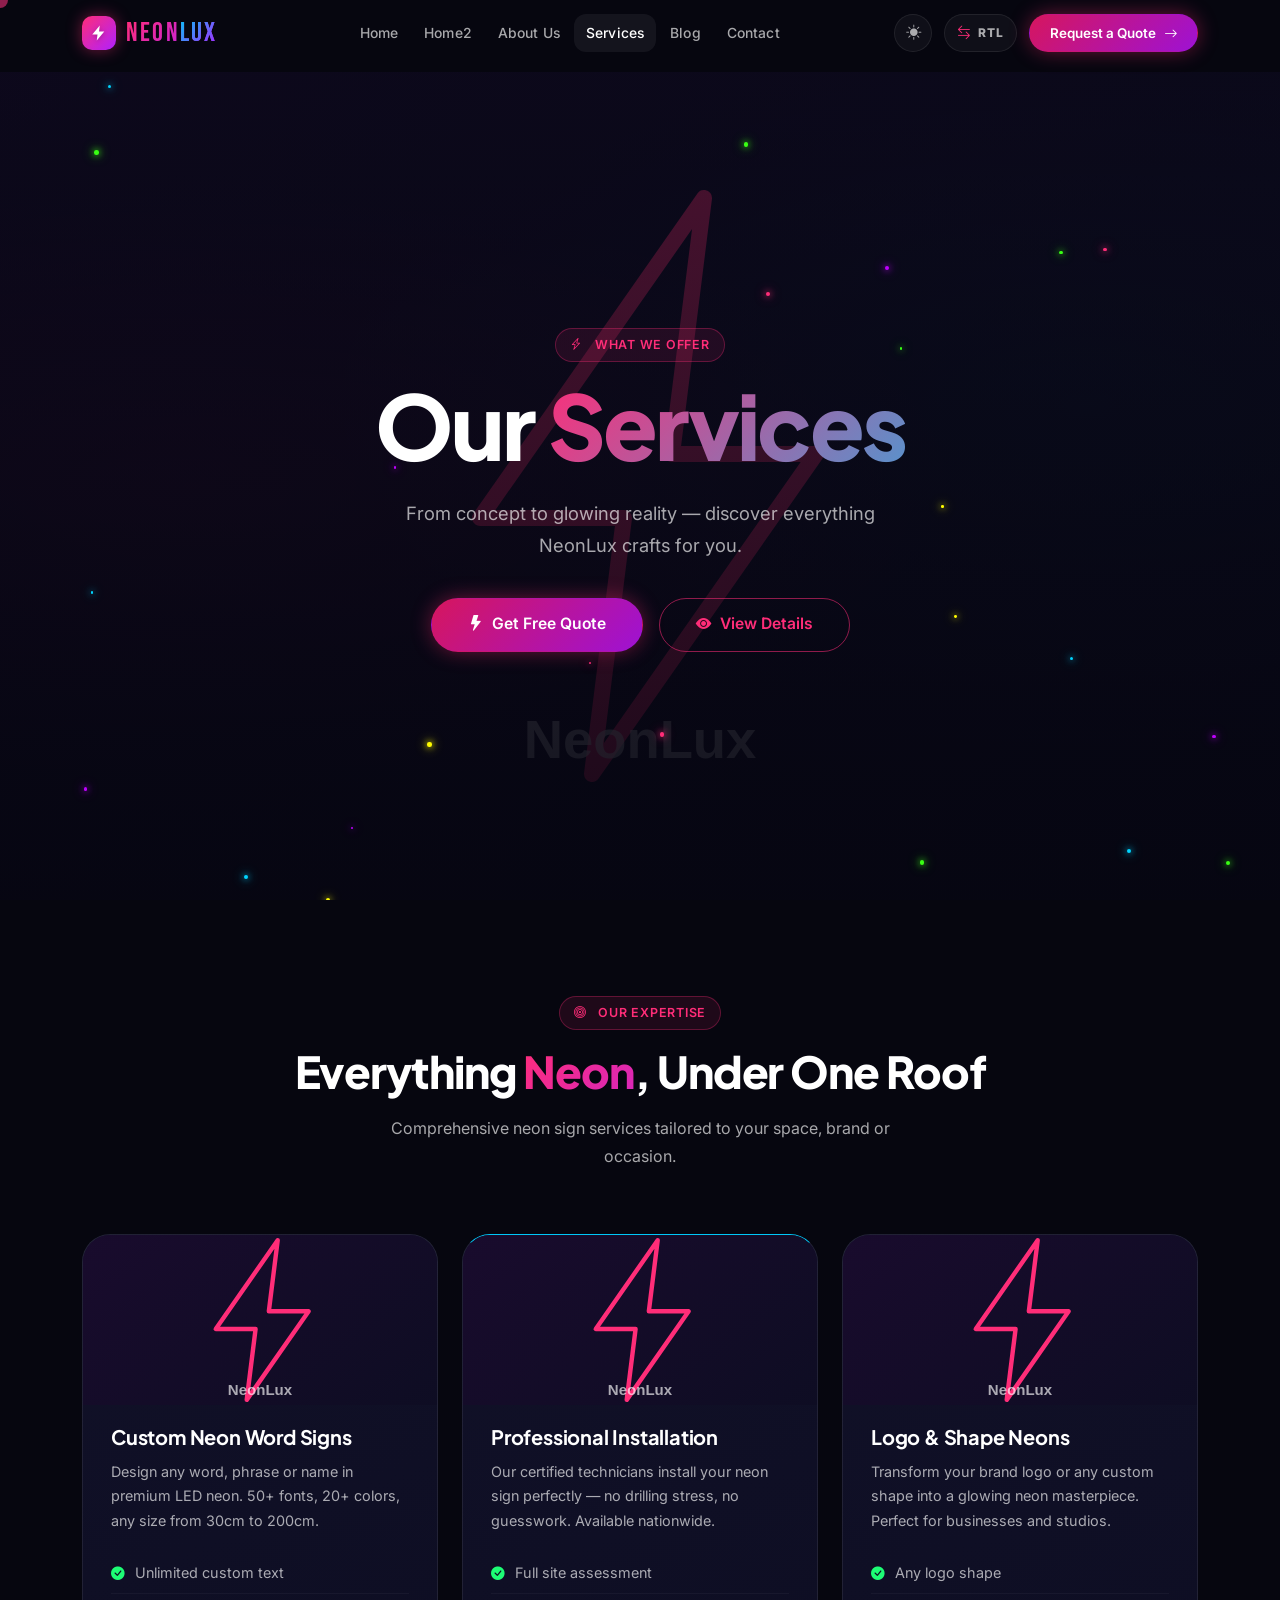
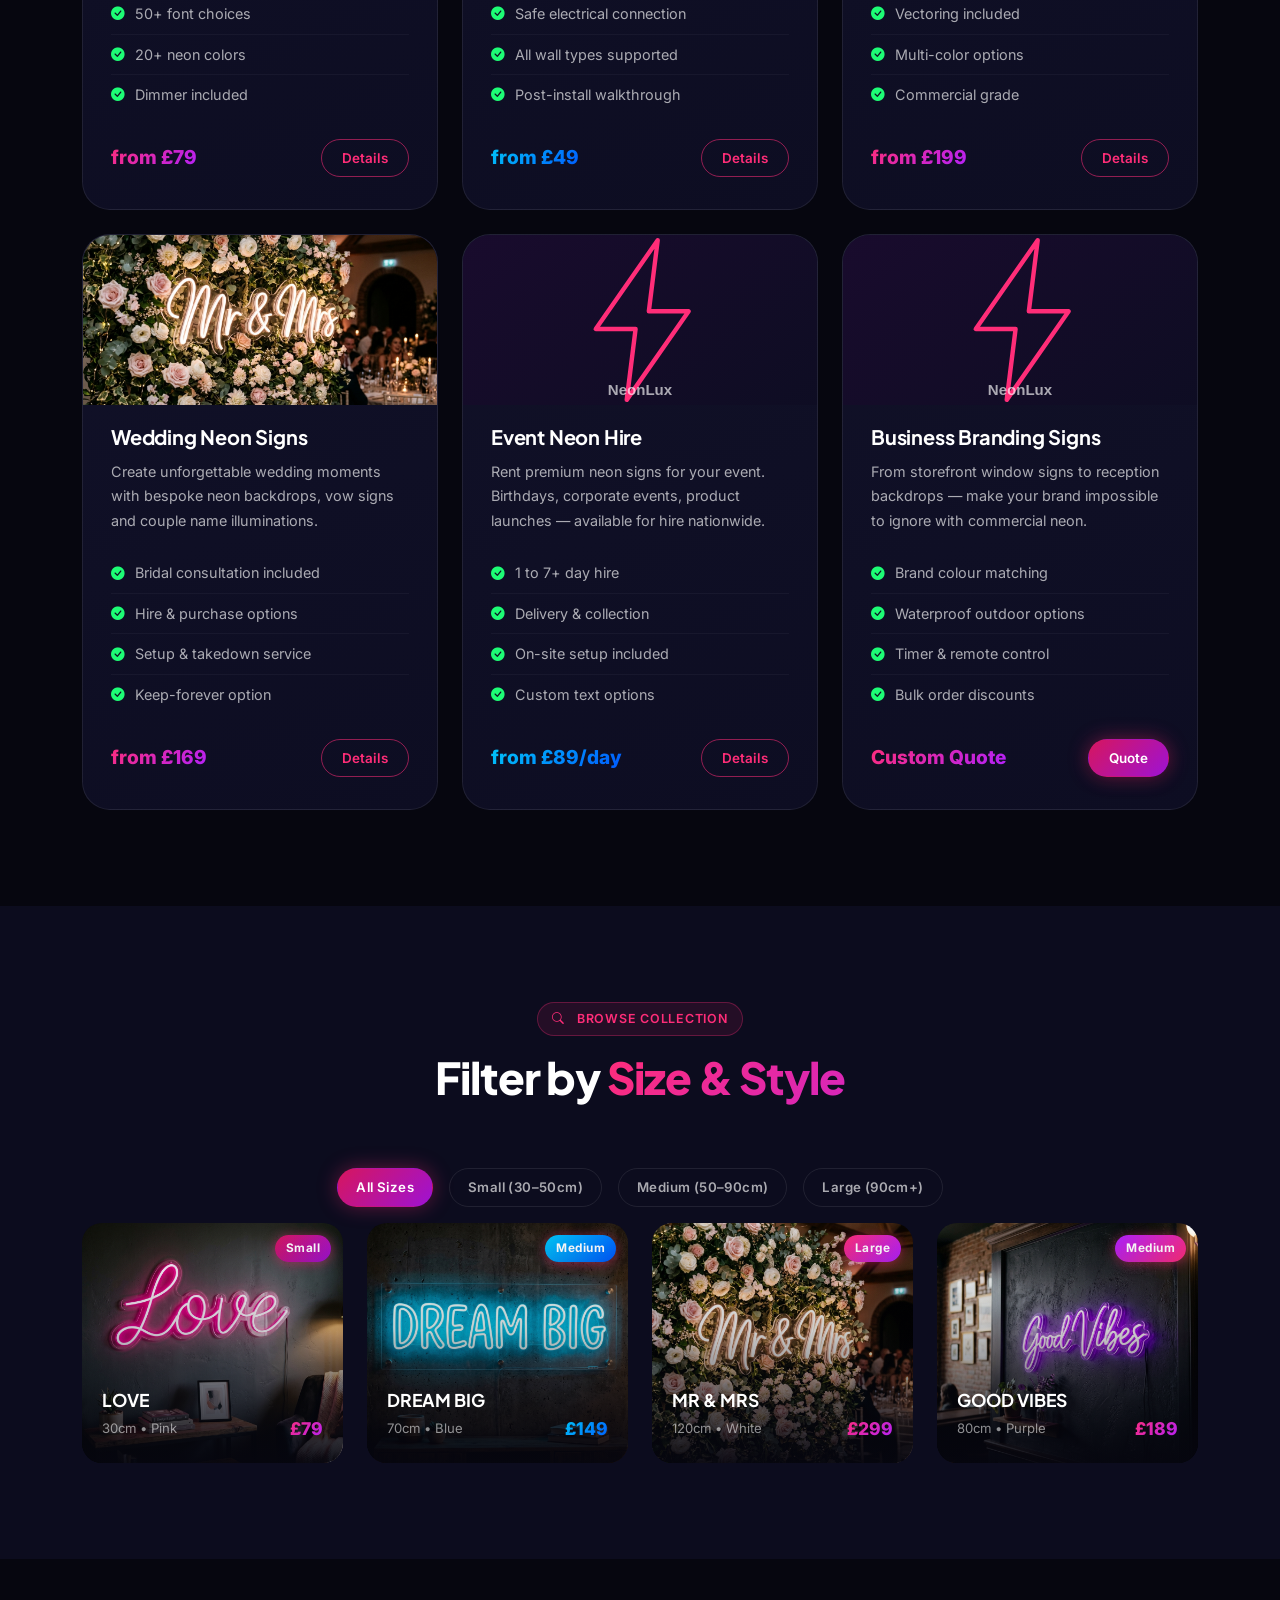
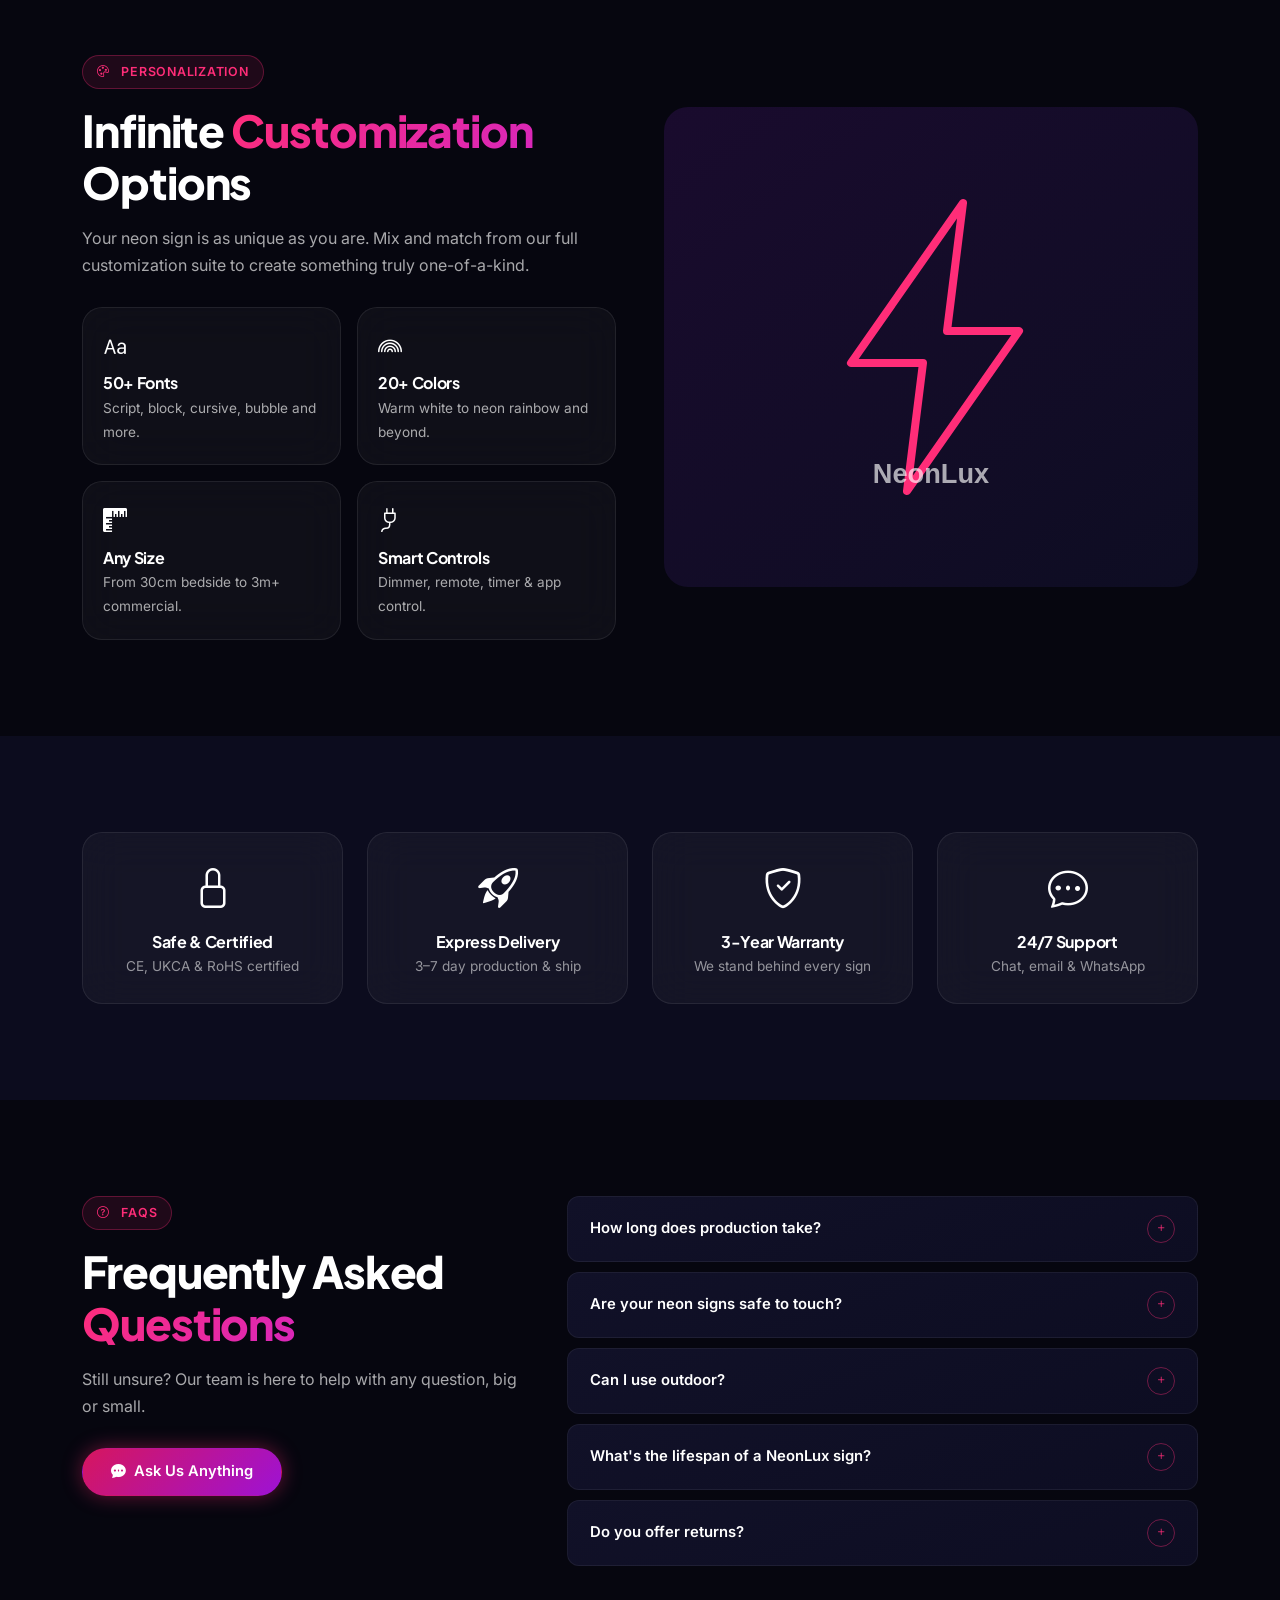
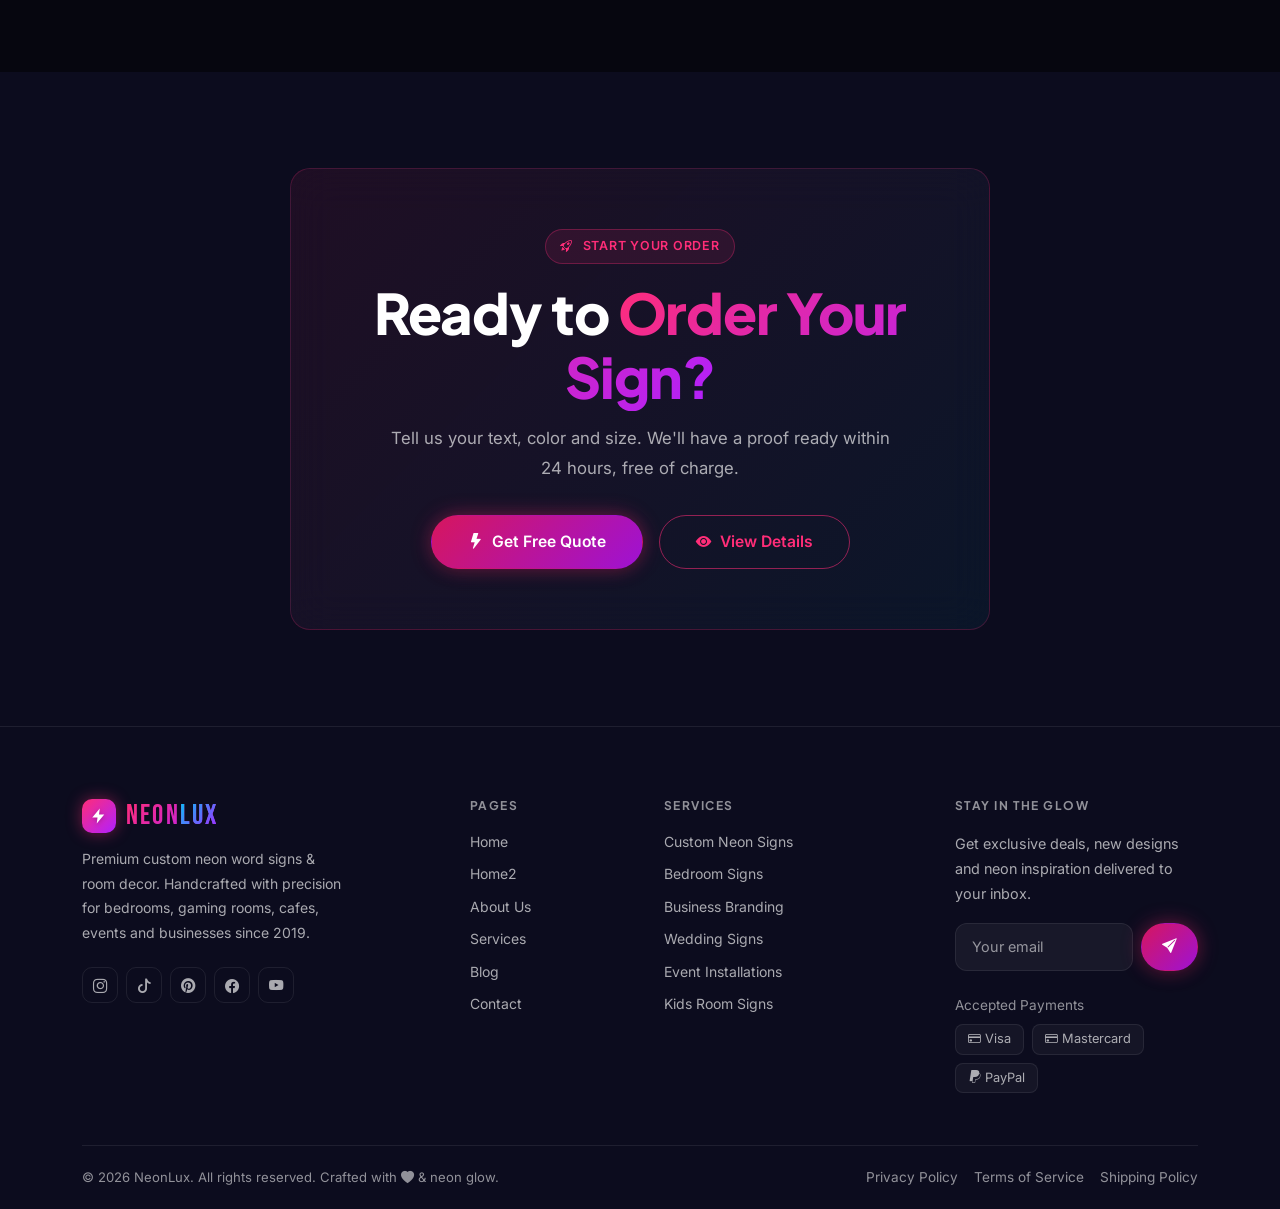
<file: services.html>
<!DOCTYPE html>
<html lang="en" data-theme="dark">
<head>
  <meta charset="UTF-8" />
  <meta name="viewport" content="width=device-width, initial-scale=1.0" />
  <link rel="preconnect" href="https://fonts.googleapis.com" />
  <link rel="preconnect" href="https://fonts.gstatic.com" crossorigin />
  <link href="https://fonts.googleapis.com/css2?family=Inter:wght@300;400;500;600;700;800;900&family=Plus+Jakarta+Sans:wght@400;500;600;700;800;900&family=Bebas+Neue&display=swap" rel="stylesheet" />
  <meta name="description" content="NeonLux Services — Custom neon signs, professional installation, business branding, wedding & event signs, kids room designs. Explore all our offerings." />
  <title>Services | NeonLux Custom Neon Signs</title>
  <link rel="icon" type="image/svg+xml" href="data:image/svg+xml,<svg xmlns='http://www.w3.org/2000/svg' viewBox='0 0 64 64'><defs><linearGradient id='g' x1='0' y1='0' x2='1' y2='1'><stop offset='0' stop-color='%23FF2D78'/><stop offset='1' stop-color='%23B020FF'/></linearGradient></defs><rect width='64' height='64' rx='14' fill='url(%23g)'/><path d='M35 6 14 36h11l-2 22 21-30H33l2-22z' fill='white'/></svg>" />
  <link href="https://cdn.jsdelivr.net/npm/bootstrap@5.3.3/dist/css/bootstrap.min.css" rel="stylesheet" />
  <link href="https://cdn.jsdelivr.net/npm/bootstrap-icons@1.11.3/font/bootstrap-icons.min.css" rel="stylesheet" />
  <link href="https://unpkg.com/aos@2.3.4/dist/aos.css" rel="stylesheet" />
  <link rel="stylesheet" href="css/style.css" />
</head>
<body>

<div class="cursor-glow" id="cursorGlow"></div>
<div class="lightbox-overlay" id="lightboxOverlay">
  <button class="lightbox-close"><i class="bi bi-x-lg"></i></button>
  <img src="" alt="Service Preview" class="lightbox-img" />
</div>

<!-- NAVBAR -->
<nav class="navbar navbar-expand-lg" id="mainNavbar">
  <div class="container">
    <a class="navbar-brand" href="index.html"><span class="logo-mark" aria-hidden="true"><svg viewBox="0 0 24 24" fill="currentColor" aria-hidden="true"><path d="M13 2 3 14h7l-1 8 10-12h-7l1-8z"/></svg></span><span class="logo-text">Neon<span>Lux</span></span></a>
    <div class="nav-trigger-group d-lg-none">
      <button type="button" class="theme-toggle-btn" id="themeToggleMobile" aria-label="Switch to light theme" title="Toggle theme"><i class="bi bi-sun-fill"></i></button>
      <button type="button" class="rtl-toggle-btn" id="rtlToggleMobile" aria-label="Switch to right-to-left layout" title="Switch layout direction"><i class="bi bi-arrow-left-right" aria-hidden="true"></i> <span class="rtl-label">RTL</span></button>
      <button class="navbar-toggler" type="button" data-bs-toggle="collapse" data-bs-target="#navbarNav" aria-controls="navbarNav" aria-expanded="false" aria-label="Toggle navigation">
        <span class="navbar-toggler-icon"></span>
      </button>
    </div>
    <div class="collapse navbar-collapse" id="navbarNav">
            <ul class="navbar-nav mx-auto">
        <li class="nav-item"><a class="nav-link" href="index.html">Home</a></li>
        <li class="nav-item"><a class="nav-link" href="home2.html">Home2</a></li>
        <li class="nav-item"><a class="nav-link" href="about.html">About Us</a></li>
        <li class="nav-item"><a class="nav-link active" href="services.html">Services</a></li>
        <li class="nav-item"><a class="nav-link" href="blog.html">Blog</a></li>
        <li class="nav-item"><a class="nav-link" href="contact.html">Contact</a></li>
      </ul>
      <div class="nav-actions">
        <button type="button" class="theme-toggle-btn d-none d-lg-flex" id="themeToggleDesktop" aria-label="Switch to light theme" title="Toggle theme"><i class="bi bi-sun-fill"></i></button>
        <button type="button" class="rtl-toggle-btn d-none d-lg-inline-flex" id="rtlToggleDesktop" aria-label="Switch to right-to-left layout" title="Switch layout direction"><i class="bi bi-arrow-left-right" aria-hidden="true"></i> <span class="rtl-label">RTL</span></button>
        <a href="contact.html" class="btn-neon btn-neon-sm">Request a Quote <i class="bi bi-arrow-right"></i></a>
      </div>
    </div>
  </div>
</nav>

<!-- PAGE HERO -->
<section class="page-hero">
  <div class="page-hero-bg particles-bg">
    <img src="https://images.unsplash.com/photo-1600880292203-757bb62b4baf?w=1600&auto=format&fit=crop" alt="Neon sign design studio at work" />
    <div class="hero-overlay"></div>
  </div>
  <div class="container" style="position:relative;z-index:2;">
    <div class="row justify-content-center text-center">
      <div class="col-lg-8">
        <div class="badge-neon mb-3" data-aos="fade-up"><i class="bi bi-lightning-charge" aria-hidden="true"></i> What We Offer</div>
        <h1 class="hero-title" data-aos="fade-up" data-aos-delay="100">Our <span class="neon-text">Services</span></h1>
        <p class="hero-desc mx-auto" data-aos="fade-up" data-aos-delay="200">From concept to glowing reality — discover everything NeonLux crafts for you.</p>
        <div class="hero-cta d-flex flex-wrap gap-3 justify-content-center" data-aos="fade-up" data-aos-delay="300">
          <a href="contact.html" class="btn-neon btn-neon-lg"><i class="bi bi-lightning-fill"></i> Get Free Quote</a>
          <a href="service-details.html" class="btn-neon-outline btn-neon-lg"><i class="bi bi-eye-fill"></i> View Details</a>
        </div>
      </div>
    </div>
  </div>
</section>

<!-- ===== SECTION 1: ALL SERVICES GRID ===== -->
<section class="section-pad">
  <div class="container">
    <div class="text-center section-header">
      <div class="badge-neon mb-3" data-aos="fade-up"><i class="bi bi-bullseye" aria-hidden="true"></i> Our Expertise</div>
      <h2 class="section-title" data-aos="fade-up" data-aos-delay="100">Everything <span>Neon</span>, Under One Roof</h2>
      <p class="section-subtitle mx-auto" data-aos="fade-up" data-aos-delay="200">Comprehensive neon sign services tailored to your space, brand or occasion.</p>
    </div>
    <div class="row g-4">
      <!-- Service 1 -->
      <div class="col-md-6 col-lg-4" data-aos="fade-up" data-aos-delay="0">
        <div class="service-card h-100">
          <div class="service-card-img"><img src="https://images.unsplash.com/photo-1508700115892-45ecd05ae2ad?w=700&auto=format&fit=crop" alt="Glowing custom neon word sign mounted on a brick wall" loading="lazy" /></div>
          <h5 style="font-weight:700;margin-bottom:12px;">Custom Neon Word Signs</h5>
          <p style="color:var(--t2);font-size:0.9rem;margin-bottom:20px;line-height:1.7;">Design any word, phrase or name in premium LED neon. 50+ fonts, 20+ colors, any size from 30cm to 200cm.</p>
          <ul class="feature-list mb-4" style="font-size:0.85rem;">
            <li><i class="bi bi-check-circle-fill"></i> Unlimited custom text</li>
            <li><i class="bi bi-check-circle-fill"></i> 50+ font choices</li>
            <li><i class="bi bi-check-circle-fill"></i> 20+ neon colors</li>
            <li><i class="bi bi-check-circle-fill"></i> Dimmer included</li>
          </ul>
          <div style="display:flex;justify-content:space-between;align-items:center;margin-top:auto;">
            <span style="font-size:1.2rem;font-weight:800;background:var(--g-pink);-webkit-background-clip:text;-webkit-text-fill-color:transparent;background-clip:text;">from £79</span>
            <a href="service-details.html" class="btn-secondary btn-sm">Details</a>
          </div>
        </div>
      </div>

      <!-- Service 2 -->
      <div class="col-md-6 col-lg-4" data-aos="fade-up" data-aos-delay="100">
        <div class="service-card h-100" style="border-top-color:var(--blue) !important;">
          <div class="service-card-img"><img src="https://images.unsplash.com/photo-1581092160607-ee22621dd758?w=700&auto=format&fit=crop" alt="Certified technician safely installing and testing custom neon sign" loading="lazy" /></div>
          <h5 style="font-weight:700;margin-bottom:12px;">Professional Installation</h5>
          <p style="color:var(--t2);font-size:0.9rem;margin-bottom:20px;line-height:1.7;">Our certified technicians install your neon sign perfectly — no drilling stress, no guesswork. Available nationwide.</p>
          <ul class="feature-list mb-4" style="font-size:0.85rem;">
            <li><i class="bi bi-check-circle-fill"></i> Full site assessment</li>
            <li><i class="bi bi-check-circle-fill"></i> Safe electrical connection</li>
            <li><i class="bi bi-check-circle-fill"></i> All wall types supported</li>
            <li><i class="bi bi-check-circle-fill"></i> Post-install walkthrough</li>
          </ul>
          <div style="display:flex;justify-content:space-between;align-items:center;margin-top:auto;">
            <span style="font-size:1.2rem;font-weight:800;background:var(--g-blue);-webkit-background-clip:text;-webkit-text-fill-color:transparent;background-clip:text;">from £49</span>
            <a href="service-details.html" class="btn-secondary btn-sm">Details</a>
          </div>
        </div>
      </div>

      <!-- Service 3 -->
      <div class="col-md-6 col-lg-4" data-aos="fade-up" data-aos-delay="200">
        <div class="service-card h-100">
          <div class="service-card-img"><img src="https://images.unsplash.com/photo-1518811554972-31f9ca219d5b?w=700&auto=format&fit=crop" alt="Red neon heart shape sign glowing in the dark" loading="lazy" /></div>
          <h5 style="font-weight:700;margin-bottom:12px;">Logo & Shape Neons</h5>
          <p style="color:var(--t2);font-size:0.9rem;margin-bottom:20px;line-height:1.7;">Transform your brand logo or any custom shape into a glowing neon masterpiece. Perfect for businesses and studios.</p>
          <ul class="feature-list mb-4" style="font-size:0.85rem;">
            <li><i class="bi bi-check-circle-fill"></i> Any logo shape</li>
            <li><i class="bi bi-check-circle-fill"></i> Vectoring included</li>
            <li><i class="bi bi-check-circle-fill"></i> Multi-color options</li>
            <li><i class="bi bi-check-circle-fill"></i> Commercial grade</li>
          </ul>
          <div style="display:flex;justify-content:space-between;align-items:center;margin-top:auto;">
            <span style="font-size:1.2rem;font-weight:800;background:var(--g-pink);-webkit-background-clip:text;-webkit-text-fill-color:transparent;background-clip:text;">from £199</span>
            <a href="service-details.html" class="btn-secondary btn-sm">Details</a>
          </div>
        </div>
      </div>

      <!-- Service 4 -->
      <div class="col-md-6 col-lg-4" data-aos="fade-up" data-aos-delay="0">
        <div class="service-card h-100">
          <div class="service-card-img"><img src="images/wedding-mr-mrs-neon.jpg" alt="Custom wedding neon sign glowing on romantic floral arch backdrop" loading="lazy" /></div>
          <h5 style="font-weight:700;margin-bottom:12px;">Wedding Neon Signs</h5>
          <p style="color:var(--t2);font-size:0.9rem;margin-bottom:20px;line-height:1.7;">Create unforgettable wedding moments with bespoke neon backdrops, vow signs and couple name illuminations.</p>
          <ul class="feature-list mb-4" style="font-size:0.85rem;">
            <li><i class="bi bi-check-circle-fill"></i> Bridal consultation included</li>
            <li><i class="bi bi-check-circle-fill"></i> Hire & purchase options</li>
            <li><i class="bi bi-check-circle-fill"></i> Setup & takedown service</li>
            <li><i class="bi bi-check-circle-fill"></i> Keep-forever option</li>
          </ul>
          <div style="display:flex;justify-content:space-between;align-items:center;margin-top:auto;">
            <span style="font-size:1.2rem;font-weight:800;background:var(--g-pink);-webkit-background-clip:text;-webkit-text-fill-color:transparent;background-clip:text;">from £169</span>
            <a href="service-details.html" class="btn-secondary btn-sm">Details</a>
          </div>
        </div>
      </div>

      <!-- Service 5 -->
      <div class="col-md-6 col-lg-4" data-aos="fade-up" data-aos-delay="100">
        <div class="service-card h-100">
          <div class="service-card-img"><img src="https://images.unsplash.com/photo-1514525253161-7a46d19cd819?w=700&auto=format&fit=crop" alt="Illuminated neon sign display at an exclusive celebration event" loading="lazy" /></div>
          <h5 style="font-weight:700;margin-bottom:12px;">Event Neon Hire</h5>
          <p style="color:var(--t2);font-size:0.9rem;margin-bottom:20px;line-height:1.7;">Rent premium neon signs for your event. Birthdays, corporate events, product launches — available for hire nationwide.</p>
          <ul class="feature-list mb-4" style="font-size:0.85rem;">
            <li><i class="bi bi-check-circle-fill"></i> 1 to 7+ day hire</li>
            <li><i class="bi bi-check-circle-fill"></i> Delivery & collection</li>
            <li><i class="bi bi-check-circle-fill"></i> On-site setup included</li>
            <li><i class="bi bi-check-circle-fill"></i> Custom text options</li>
          </ul>
          <div style="display:flex;justify-content:space-between;align-items:center;margin-top:auto;">
            <span style="font-size:1.2rem;font-weight:800;background:var(--g-blue);-webkit-background-clip:text;-webkit-text-fill-color:transparent;background-clip:text;">from £89/day</span>
            <a href="service-details.html" class="btn-secondary btn-sm">Details</a>
          </div>
        </div>
      </div>

      <!-- Service 6 -->
      <div class="col-md-6 col-lg-4" data-aos="fade-up" data-aos-delay="200">
        <div class="service-card h-100">
          <div class="service-card-img"><img src="https://images.unsplash.com/photo-1550559014-0ff3ad4b23ea?w=700&auto=format&fit=crop" alt="Pink and blue neon OPEN sign glowing for a business" loading="lazy" /></div>
          <h5 style="font-weight:700;margin-bottom:12px;">Business Branding Signs</h5>
          <p style="color:var(--t2);font-size:0.9rem;margin-bottom:20px;line-height:1.7;">From storefront window signs to reception backdrops — make your brand impossible to ignore with commercial neon.</p>
          <ul class="feature-list mb-4" style="font-size:0.85rem;">
            <li><i class="bi bi-check-circle-fill"></i> Brand colour matching</li>
            <li><i class="bi bi-check-circle-fill"></i> Waterproof outdoor options</li>
            <li><i class="bi bi-check-circle-fill"></i> Timer & remote control</li>
            <li><i class="bi bi-check-circle-fill"></i> Bulk order discounts</li>
          </ul>
          <div style="display:flex;justify-content:space-between;align-items:center;margin-top:auto;">
            <span style="font-size:1.2rem;font-weight:800;background:var(--g-pink);-webkit-background-clip:text;-webkit-text-fill-color:transparent;background-clip:text;">Custom Quote</span>
            <a href="contact.html" class="btn-primary btn-sm">Quote</a>
          </div>
        </div>
      </div>
    </div>
  </div>
</section>

<!-- ===== SECTION 2: PRODUCT SHOWCASE WITH FILTERS ===== -->
<section class="section-pad" style="background:var(--bg-1);">
  <div class="container">
    <div class="text-center section-header">
      <div class="badge-neon mb-3" data-aos="fade-up"><i class="bi bi-search" aria-hidden="true"></i> Browse Collection</div>
      <h2 class="section-title" data-aos="fade-up" data-aos-delay="100">Filter by <span>Size & Style</span></h2>
    </div>
    <!-- Size Filters -->
    <div class="d-flex flex-wrap gap-3 justify-content-center mb-3" data-aos="fade-up">
      <button class="filter-btn active" data-filter-btn="all">All Sizes</button>
      <button class="filter-btn" data-filter-btn="small">Small (30–50cm)</button>
      <button class="filter-btn" data-filter-btn="medium">Medium (50–90cm)</button>
      <button class="filter-btn" data-filter-btn="large">Large (90cm+)</button>
    </div>
    <div class="row g-4">
      <div class="col-sm-6 col-lg-3" data-filter="small" data-aos="fade-up" data-aos-delay="0">
        <div class="neon-card" data-lightbox="images/love-pink-neon.jpg">
          <img src="images/love-pink-neon.jpg" alt="Small pink LOVE custom neon sign (30cm)" style="height:240px;object-fit:cover;" loading="lazy" />
          <div class="neon-card-badge">Small</div>
          <div class="neon-card-overlay">
            <div class="neon-card-title">LOVE</div>
            <div style="display:flex;justify-content:space-between;align-items:center;">
              <div class="neon-card-subtitle">30cm • Pink</div>
              <div class="neon-card-price">£79</div>
            </div>
          </div>
        </div>
      </div>
      <div class="col-sm-6 col-lg-3" data-filter="medium" data-aos="fade-up" data-aos-delay="100">
        <div class="neon-card" data-lightbox="images/dream-big-blue-neon.jpg">
          <img src="images/dream-big-blue-neon.jpg" alt="Medium blue DREAM BIG custom neon sign (70cm)" style="height:240px;object-fit:cover;" loading="lazy" />
          <div class="neon-card-badge" style="background:var(--g-blue);">Medium</div>
          <div class="neon-card-overlay">
            <div class="neon-card-title">DREAM BIG</div>
            <div style="display:flex;justify-content:space-between;align-items:center;">
              <div class="neon-card-subtitle">70cm • Blue</div>
              <div class="neon-card-price" style="-webkit-text-fill-color:transparent;background:var(--g-blue);-webkit-background-clip:text;">£149</div>
            </div>
          </div>
        </div>
      </div>
      <div class="col-sm-6 col-lg-3" data-filter="large" data-aos="fade-up" data-aos-delay="200">
        <div class="neon-card" data-lightbox="images/wedding-mr-mrs-neon.jpg">
          <img src="images/wedding-mr-mrs-neon.jpg" alt="Large white MR & MRS wedding neon sign (120cm)" style="height:240px;object-fit:cover;" loading="lazy" />
          <div class="neon-card-badge" style="background:var(--g-pink);">Large</div>
          <div class="neon-card-overlay">
            <div class="neon-card-title">MR & MRS</div>
            <div style="display:flex;justify-content:space-between;align-items:center;">
              <div class="neon-card-subtitle">120cm • White</div>
              <div class="neon-card-price">£299</div>
            </div>
          </div>
        </div>
      </div>
      <div class="col-sm-6 col-lg-3" data-filter="medium" data-aos="fade-up" data-aos-delay="300">
        <div class="neon-card" data-lightbox="images/good-vibes-purple-neon.jpg">
          <img src="images/good-vibes-purple-neon.jpg" alt="Medium purple GOOD VIBES custom neon sign (80cm)" style="height:240px;object-fit:cover;" loading="lazy" />
          <div class="neon-card-badge" style="background:linear-gradient(135deg, #B020FF, #FF2D78);">Medium</div>
          <div class="neon-card-overlay">
            <div class="neon-card-title">GOOD VIBES</div>
            <div style="display:flex;justify-content:space-between;align-items:center;">
              <div class="neon-card-subtitle">80cm • Purple</div>
              <div class="neon-card-price">£189</div>
            </div>
          </div>
        </div>
      </div>
    </div>
  </div>
</section>

<!-- ===== SECTION 3: CUSTOMIZATION OPTIONS ===== -->
<section class="section-pad">
  <div class="container">
    <div class="row align-items-center g-5">
      <div class="col-lg-6" data-aos="fade-right">
        <div class="badge-neon mb-3"><i class="bi bi-palette" aria-hidden="true"></i> Personalization</div>
        <h2 class="section-title">Infinite <span>Customization</span> Options</h2>
        <p style="color:var(--t2);margin-bottom:28px;line-height:1.7;">Your neon sign is as unique as you are. Mix and match from our full customization suite to create something truly one-of-a-kind.</p>
        <div class="row g-3">
          <div class="col-6">
            <div class="glass-card h-100" style="padding:20px;">
              <div style="font-size:1.5rem;margin-bottom:8px;"><i class="bi bi-type" aria-hidden="true"></i></div>
              <h6 style="font-weight:700;margin-bottom:4px;">50+ Fonts</h6>
              <p style="font-size:0.85rem;color:var(--t2);margin:0;">Script, block, cursive, bubble and more.</p>
            </div>
          </div>
          <div class="col-6">
            <div class="glass-card h-100" style="padding:20px;">
              <div style="font-size:1.5rem;margin-bottom:8px;"><i class="bi bi-rainbow" aria-hidden="true"></i></div>
              <h6 style="font-weight:700;margin-bottom:4px;">20+ Colors</h6>
              <p style="font-size:0.85rem;color:var(--t2);margin:0;">Warm white to neon rainbow and beyond.</p>
            </div>
          </div>
          <div class="col-6">
            <div class="glass-card h-100" style="padding:20px;">
              <div style="font-size:1.5rem;margin-bottom:8px;"><i class="bi bi-rulers" aria-hidden="true"></i></div>
              <h6 style="font-weight:700;margin-bottom:4px;">Any Size</h6>
              <p style="font-size:0.85rem;color:var(--t2);margin:0;">From 30cm bedside to 3m+ commercial.</p>
            </div>
          </div>
          <div class="col-6">
            <div class="glass-card h-100" style="padding:20px;">
              <div style="font-size:1.5rem;margin-bottom:8px;"><i class="bi bi-plug" aria-hidden="true"></i></div>
              <h6 style="font-weight:700;margin-bottom:4px;">Smart Controls</h6>
              <p style="font-size:0.85rem;color:var(--t2);margin:0;">Dimmer, remote, timer & app control.</p>
            </div>
          </div>
        </div>
      </div>
      <div class="col-lg-6" data-aos="fade-left">
        <img src="https://images.unsplash.com/photo-1547394765-185e1e68f34e?w=800&auto=format&fit=crop" alt="Precision handcrafted LED neon flex sign detail and craftsmanship" style="width:100%;height:480px;object-fit:cover;border-radius:24px;" loading="lazy" />
      </div>
    </div>
  </div>
</section>

<!-- ===== SECTION 4: TRUST BADGES ===== -->
<section class="section-pad" style="background:var(--bg-1);">
  <div class="container">
    <div class="row g-4 text-center">
      <div class="col-6 col-md-3" data-aos="fade-up" data-aos-delay="0">
        <div class="glass-card py-4">
          <div style="font-size:2.5rem;margin-bottom:12px;"><i class="bi bi-lock" aria-hidden="true"></i></div>
          <h6 style="font-weight:700;margin-bottom:4px;">Safe & Certified</h6>
          <p style="font-size:0.85rem;color:var(--t3);margin:0;">CE, UKCA & RoHS certified</p>
        </div>
      </div>
      <div class="col-6 col-md-3" data-aos="fade-up" data-aos-delay="100">
        <div class="glass-card py-4">
          <div style="font-size:2.5rem;margin-bottom:12px;"><i class="bi bi-rocket-takeoff" aria-hidden="true"></i></div>
          <h6 style="font-weight:700;margin-bottom:4px;">Express Delivery</h6>
          <p style="font-size:0.85rem;color:var(--t3);margin:0;">3–7 day production & ship</p>
        </div>
      </div>
      <div class="col-6 col-md-3" data-aos="fade-up" data-aos-delay="200">
        <div class="glass-card py-4">
          <div style="font-size:2.5rem;margin-bottom:12px;"><i class="bi bi-shield-check" aria-hidden="true"></i></div>
          <h6 style="font-weight:700;margin-bottom:4px;">3-Year Warranty</h6>
          <p style="font-size:0.85rem;color:var(--t3);margin:0;">We stand behind every sign</p>
        </div>
      </div>
      <div class="col-6 col-md-3" data-aos="fade-up" data-aos-delay="300">
        <div class="glass-card py-4">
          <div style="font-size:2.5rem;margin-bottom:12px;"><i class="bi bi-chat-dots" aria-hidden="true"></i></div>
          <h6 style="font-weight:700;margin-bottom:4px;">24/7 Support</h6>
          <p style="font-size:0.85rem;color:var(--t3);margin:0;">Chat, email & WhatsApp</p>
        </div>
      </div>
    </div>
  </div>
</section>

<!-- ===== SECTION 5: FAQ ===== -->
<section class="section-pad">
  <div class="container">
    <div class="row g-5 align-items-start">
      <div class="col-lg-5" data-aos="fade-right">
        <div class="badge-neon mb-3"><i class="bi bi-question-circle" aria-hidden="true"></i> FAQs</div>
        <h2 class="section-title">Frequently Asked <span>Questions</span></h2>
        <p style="color:var(--t2);line-height:1.7;margin-bottom:28px;">Still unsure? Our team is here to help with any question, big or small.</p>
        <a href="contact.html" class="btn-neon"><i class="bi bi-chat-dots-fill"></i> Ask Us Anything</a>
      </div>
      <div class="col-lg-7" data-aos="fade-left">
        <div class="faq-item">
          <div class="faq-question">How long does production take? <div class="faq-icon"><i class="bi bi-plus"></i></div></div>
          <div class="faq-answer">Standard production takes 3–5 business days. Express orders (extra fee) are ready in 1–2 days. All timelines exclude shipping.</div>
        </div>
        <div class="faq-item">
          <div class="faq-question">Are your neon signs safe to touch? <div class="faq-icon"><i class="bi bi-plus"></i></div></div>
          <div class="faq-answer">Yes! Our signs use low-voltage LED neon flex that stays cool to the touch, making them safe for children's rooms, pets and high-traffic areas.</div>
        </div>
        <div class="faq-item">
          <div class="faq-question">Can I use outdoor? <div class="faq-icon"><i class="bi bi-plus"></i></div></div>
          <div class="faq-answer">Our Commercial Business range includes IP65-rated waterproof outdoor neon signs. Standard home signs are indoor only.</div>
        </div>
        <div class="faq-item">
          <div class="faq-question">What's the lifespan of a NeonLux sign? <div class="faq-icon"><i class="bi bi-plus"></i></div></div>
          <div class="faq-answer">Our LED neon signs last 50,000+ hours, which is over 17 years of continuous use at 8 hours per day. They're built to last a lifetime.</div>
        </div>
        <div class="faq-item">
          <div class="faq-question">Do you offer returns? <div class="faq-icon"><i class="bi bi-plus"></i></div></div>
          <div class="faq-answer">Because each sign is custom-made, we don't accept returns. However, if there's a defect or damage in transit, we replace it immediately at no cost.</div>
        </div>
      </div>
    </div>
  </div>
</section>

<!-- ===== SECTION 6: CTA ===== -->
<section class="section-pad" style="background:var(--bg-1);">
  <div class="container">
    <div class="text-center glass-card" data-aos="fade-up" style="max-width:700px;margin:0 auto;background:linear-gradient(135deg,rgba(255,45,120,0.08),rgba(0,212,255,0.05));border-color:rgba(255,45,120,0.2);padding:60px 40px;">
      <span class="badge-neon mb-3 d-inline-block"><i class="bi bi-rocket-takeoff" aria-hidden="true"></i> Start Your Order</span>
      <h2 style="font-size:clamp(2rem,5vw,3.5rem);font-weight:900;margin-bottom:16px;">
        Ready to <span style="background:var(--g-pink);-webkit-background-clip:text;-webkit-text-fill-color:transparent;background-clip:text;">Order Your Sign?</span>
      </h2>
      <p style="color:var(--t2);max-width:500px;margin:0 auto 32px;font-size:1.05rem;">Tell us your text, color and size. We'll have a proof ready within 24 hours, free of charge.</p>
      <div class="d-flex justify-content-center gap-3 flex-wrap">
        <a href="contact.html" class="btn-neon btn-neon-lg"><i class="bi bi-lightning-fill"></i> Get Free Quote</a>
        <a href="service-details.html" class="btn-neon-outline btn-neon-lg"><i class="bi bi-eye-fill"></i> View Details</a>
      </div>
    </div>
  </div>
</section>

<!-- FOOTER -->
<!-- ===== FOOTER ===== -->
<footer class="footer">
  <div class="container">
    <div class="row g-5">
      <div class="col-lg-4">
        <a href="index.html" class="footer-brand" aria-label="NeonLux Home"><span class="logo-mark" aria-hidden="true"><svg viewBox="0 0 24 24" fill="currentColor" aria-hidden="true"><path d="M13 2 3 14h7l-1 8 10-12h-7l1-8z"/></svg></span><span class="logo-text">Neon<span>Lux</span></span></a>
        <p class="footer-desc">Premium custom neon word signs & room decor. Handcrafted with precision for bedrooms, gaming rooms, cafes, events and businesses since 2019.</p>
        <div class="social-links">
          <a href="#" class="social-link" aria-label="Instagram"><i class="bi bi-instagram"></i></a>
          <a href="#" class="social-link" aria-label="TikTok"><i class="bi bi-tiktok"></i></a>
          <a href="#" class="social-link" aria-label="Pinterest"><i class="bi bi-pinterest"></i></a>
          <a href="#" class="social-link" aria-label="Facebook"><i class="bi bi-facebook"></i></a>
          <a href="#" class="social-link" aria-label="YouTube"><i class="bi bi-youtube"></i></a>
        </div>
      </div>
      <div class="col-sm-6 col-lg-2">
        <h6 class="footer-heading">Pages</h6>
        <ul class="footer-links">
          <li><a href="index.html"><i class="bi bi-arrow-right-short"></i> Home</a></li>
          <li><a href="home2.html"><i class="bi bi-arrow-right-short"></i> Home2</a></li>
          <li><a href="about.html"><i class="bi bi-arrow-right-short"></i> About Us</a></li>
          <li><a href="services.html"><i class="bi bi-arrow-right-short"></i> Services</a></li>
          <li><a href="blog.html"><i class="bi bi-arrow-right-short"></i> Blog</a></li>
          <li><a href="contact.html"><i class="bi bi-arrow-right-short"></i> Contact</a></li>
        </ul>
      </div>
      <div class="col-sm-6 col-lg-3">
        <h6 class="footer-heading">Services</h6>
        <ul class="footer-links">
          <li><a href="service-details.html"><i class="bi bi-arrow-right-short"></i> Custom Neon Signs</a></li>
          <li><a href="service-details.html"><i class="bi bi-arrow-right-short"></i> Bedroom Signs</a></li>
          <li><a href="service-details.html"><i class="bi bi-arrow-right-short"></i> Business Branding</a></li>
          <li><a href="service-details.html"><i class="bi bi-arrow-right-short"></i> Wedding Signs</a></li>
          <li><a href="service-details.html"><i class="bi bi-arrow-right-short"></i> Event Installations</a></li>
          <li><a href="service-details.html"><i class="bi bi-arrow-right-short"></i> Kids Room Signs</a></li>
        </ul>
      </div>
      <div class="col-lg-3">
        <h6 class="footer-heading">Stay in the Glow</h6>
        <p style="font-size:0.9rem;color:var(--t2);margin-bottom:16px;">Get exclusive deals, new designs and neon inspiration delivered to your inbox.</p>
        <form class="newsletter-form" style="display:flex;gap:8px;">
          <input type="email" class="form-control" placeholder="Your email" required style="flex:1;" />
          <button type="submit" class="btn-neon" style="padding:14px 20px;white-space:nowrap;"><i class="bi bi-send-fill"></i></button>
        </form>
        <div class="mt-4">
          <div style="font-size:0.85rem;color:var(--t3);margin-bottom:8px;">Accepted Payments</div>
          <div style="display:flex;gap:8px;flex-wrap:wrap;">
            <span style="padding:4px 12px;background:var(--glass-bg);border:1px solid var(--glass-border);border-radius:8px;font-size:0.8rem;color:var(--t2);"><i class="bi bi-credit-card" aria-hidden="true"></i> Visa</span>
            <span style="padding:4px 12px;background:var(--glass-bg);border:1px solid var(--glass-border);border-radius:8px;font-size:0.8rem;color:var(--t2);"><i class="bi bi-credit-card" aria-hidden="true"></i> Mastercard</span>
            <span style="padding:4px 12px;background:var(--glass-bg);border:1px solid var(--glass-border);border-radius:8px;font-size:0.8rem;color:var(--t2);"><i class="bi bi-paypal" aria-hidden="true"></i> PayPal</span>
          </div>
        </div>
      </div>
    </div>

    <div class="footer-bottom">
      <p>© 2026 NeonLux. All rights reserved. Crafted with <i class="bi bi-heart-fill" aria-hidden="true"></i> & neon glow.</p>
      <div class="d-flex gap-3 flex-wrap">
        <a href="#" style="color:var(--t3);font-size:0.85rem;">Privacy Policy</a>
        <a href="#" style="color:var(--t3);font-size:0.85rem;">Terms of Service</a>
        <a href="#" style="color:var(--t3);font-size:0.85rem;">Shipping Policy</a>
      </div>
    </div>
  </div>
</footer>

<button class="back-to-top" id="backToTop" aria-label="Back to top"><i class="bi bi-arrow-up"></i></button>

<script src="https://cdn.jsdelivr.net/npm/bootstrap@5.3.3/dist/js/bootstrap.bundle.min.js"></script>
<script src="https://unpkg.com/aos@2.3.4/dist/aos.js"></script>
<script>AOS.init({ once: true, duration: 700, offset: 80 });</script>
<script src="js/main.js"></script>
</body>
</html>
</file>
<file: css/style.css>
/* ============================================================
   NEONLUX — Premium Design System v3.0
   Complete Ground-Up Rebuild
   ============================================================ */


/* ============================================================
   CSS CUSTOM PROPERTIES
   ============================================================ */
:root {
  /* Brand Colors */
  --pink:    #FF2D78;
  --blue:    #00C8F8;
  --green:   #1DFC75;
  --purple:  #B020FF;
  --yellow:  #FFD600;
  --neon-orange: #FF6B00;
  --neon-yellow: #FFD600;

  /* Backgrounds */
  --bg-0: #06060F;
  --bg-1: #0C0C1E;
  --bg-2: #111128;
  --bg-3: #161632;

  /* Glass */
  --glass-bg:     rgba(255,255,255,0.04);
  --glass-border: rgba(255,255,255,0.08);

  /* Text */
  --t1: #FFFFFF;
  --t2: rgba(255,255,255,0.65);
  --t3: rgba(255,255,255,0.55);

  /* Gradients */
  --g-pink:   linear-gradient(135deg, #FF2D78, #B020FF);
  --g-blue:   linear-gradient(135deg, #00C8F8, #0057FF);
  --g-neon:   linear-gradient(135deg, #FF2D78, #00C8F8, #B020FF);
  --g-card:   linear-gradient(160deg, #111128, #0D0D22);
  --gradient-card: linear-gradient(160deg, #111128, #0D0D22);

  /* Glow Shadows */
  --glow-pink:   0 0 20px rgba(255,45,120,0.45), 0 0 60px rgba(255,45,120,0.15);
  --glow-blue:   0 0 20px rgba(0,200,248,0.45), 0 0 60px rgba(0,200,248,0.15);
  --glow-purple: 0 0 20px rgba(176,32,255,0.45), 0 0 60px rgba(176,32,255,0.15);

  /* Layout */
  --max-w: 1240px;
  --pad-x: 24px;
  --rad-sm: 12px;
  --rad:    20px;
  --rad-lg: 28px;

  /* Motion */
  --ease: cubic-bezier(0.4, 0, 0.2, 1);
  --t-fast: 0.2s;
  --t-base: 0.3s;
  --t-slow: 0.5s;

  /* Spacing scale */
  --sp-1:  8px;
  --sp-2:  16px;
  --sp-3:  24px;
  --sp-4:  32px;
  --sp-5:  48px;
  --sp-6:  64px;
  --sp-7:  96px;
  --sp-8:  128px;
}

/* Light Mode — WCAG AA contrast-safe palette (all text >= 4.5:1 on white) */
[data-theme="light"] {
  --bg-0: #F0F0F8;
  --bg-1: #FAFAFF;
  --bg-2: #FFFFFF;
  --bg-3: #F5F5FF;
  --glass-bg: rgba(255,255,255,0.8);
  --glass-border: rgba(0,0,0,0.07);
  --t1: #0D0D1A;
  --t2: #3D3D5C;
  --t3: #52526E;
  /* Darkened brand colors so text/icons pass AA on light backgrounds.
     Button fills keep their original saturated gradients (white text on fill still passes). */
  --pink:   #C2005A;
  --blue:   #006D98;
  --green:  #0B7A3B;
  --purple: #7C0FCC;
  --yellow: #7A5F00;
  --neon-orange: #B54A00;
  --neon-yellow: #7A5F00;
  --g-card: linear-gradient(160deg, #ffffff, #f5f5ff);
  --gradient-card: linear-gradient(160deg, #ffffff, #f5f5ff);
  --g-pink: linear-gradient(135deg, #C2005A, #7C0FCC);
  --g-blue: linear-gradient(135deg, #006D98, #003FA3);
  --g-neon: linear-gradient(135deg, #C2005A, #006D98, #7C0FCC);
}

/* ============================================================
   RESET
   ============================================================ */
*, *::before, *::after {
  box-sizing: border-box;
  margin: 0;
  padding: 0;
}

html {
  scroll-behavior: smooth;
  scroll-padding-top: 80px;
  overflow-x: hidden;
  font-size: 16px;
}

body {
  font-family: 'Inter', system-ui, sans-serif;
  background: var(--bg-0);
  color: var(--t1);
  line-height: 1.6;
  overflow-x: hidden;
  -webkit-font-smoothing: antialiased;
  -moz-osx-font-smoothing: grayscale;
  transition: background var(--t-base) var(--ease), color var(--t-base) var(--ease);
}

img { display: block; max-width: 100%; }
a { color: inherit; text-decoration: none; transition: color var(--t-fast) var(--ease); }
button { font-family: inherit; cursor: pointer; }
ul, ol { list-style: none; padding: 0; margin: 0; }
p { color: var(--t2); line-height: 1.75; margin-bottom: 1rem; }
p:last-child { margin-bottom: 0; }

/* ============================================================
   SCROLLBAR
   ============================================================ */
::-webkit-scrollbar { width: 5px; }
::-webkit-scrollbar-track { background: var(--bg-1); }
::-webkit-scrollbar-thumb { background: var(--pink); border-radius: 99px; }

/* ============================================================
   CONTAINER — Works WITH Bootstrap, not against it
   ============================================================ */
@media (min-width: 1400px) {
  .container, .container-xxl, .container-xl {
    max-width: var(--max-w);
  }
}

/* ============================================================
   TYPOGRAPHY
   ============================================================ */
h1, h2, h3, h4, h5, h6 {
  font-family: 'Plus Jakarta Sans', sans-serif;
  font-weight: 800;
  line-height: 1.15;
  color: var(--t1);
  letter-spacing: -0.02em;
}

.display-font {
  font-family: 'Bebas Neue', sans-serif;
  letter-spacing: 0.05em;
}

/* ============================================================
   KEYFRAMES
   ============================================================ */
@keyframes fadeUp {
  from { opacity: 0; transform: translateY(28px); }
  to   { opacity: 1; transform: translateY(0); }
}
@keyframes fadeIn {
  from { opacity: 0; }
  to   { opacity: 1; }
}
@keyframes float {
  0%, 100% { transform: translateY(0px); }
  50%       { transform: translateY(-14px); }
}
@keyframes floatSign {
  0%, 100% { transform: translateY(0px) rotate(-1deg); }
  50%       { transform: translateY(-14px) rotate(1deg); }
}
@keyframes gradientShift {
  0%   { background-position: 0% 50%; }
  50%  { background-position: 100% 50%; }
  100% { background-position: 0% 50%; }
}
@keyframes pulse {
  0%, 100% { box-shadow: 0 0 0 0 rgba(255,45,120,0.5); }
  50%       { box-shadow: 0 0 0 12px rgba(255,45,120,0); }
}
@keyframes spin {
  to { transform: rotate(360deg); }
}
@keyframes neonFlicker {
  0%, 94%, 96%, 100% { opacity: 1; }
  95%                 { opacity: 0.6; }
}
@keyframes particleFloat {
  0%, 100% { transform: translateY(0) scale(1); opacity: 0.4; }
  50%       { transform: translateY(-80px) scale(1.3); opacity: 1; }
}
@keyframes shimmer {
  from { left: -100%; }
  to   { left: 100%; }
}
@keyframes progressLoad {
  from { width: 0%; }
  to   { width: 100%; }
}

/* Reveal animations */
.reveal {
  opacity: 0;
  transform: translateY(30px);
  transition: opacity 0.65s var(--ease), transform 0.65s var(--ease);
}
.reveal.visible { opacity: 1; transform: translateY(0); }
.reveal-left  { opacity: 0; transform: translateX(-40px); transition: opacity 0.65s var(--ease), transform 0.65s var(--ease); }
.reveal-right { opacity: 0; transform: translateX(40px);  transition: opacity 0.65s var(--ease), transform 0.65s var(--ease); }
.reveal-left.visible, .reveal-right.visible { opacity: 1; transform: translateX(0); }

/* ============================================================
   NEON GLOW UTILITIES
   ============================================================ */
.glow-pink   { text-shadow: 0 0 12px rgba(255,45,120,0.8), 0 0 30px rgba(255,45,120,0.4); }
.glow-blue   { text-shadow: 0 0 12px rgba(0,200,248,0.8),  0 0 30px rgba(0,200,248,0.4); }
.glow-green  { text-shadow: 0 0 12px rgba(29,252,117,0.8), 0 0 30px rgba(29,252,117,0.4); }
.glow-purple { text-shadow: 0 0 12px rgba(176,32,255,0.8), 0 0 30px rgba(176,32,255,0.4); }

.glow-box-pink   { box-shadow: var(--glow-pink); }
.glow-box-blue   { box-shadow: var(--glow-blue); }
.glow-box-purple { box-shadow: var(--glow-purple); }

.neon-text {
  background: var(--g-pink);
  background-size: 200% 200%;
  -webkit-background-clip: text;
  -webkit-text-fill-color: transparent;
  background-clip: text;
  animation: gradientShift 4s ease infinite;
}
.neon-text-blue {
  background: var(--g-blue);
  -webkit-background-clip: text;
  -webkit-text-fill-color: transparent;
  background-clip: text;
}

.text-muted    { color: var(--t3) !important; }
.text-pink     { color: var(--pink) !important; }
.text-blue     { color: var(--blue) !important; }
.text-green    { color: var(--green) !important; }
.text-purple   { color: var(--purple) !important; }

/* ============================================================
   GLASSMORPHISM
   ============================================================ */
.glass {
  background: var(--glass-bg);
  backdrop-filter: blur(20px);
  -webkit-backdrop-filter: blur(20px);
  border: 1px solid var(--glass-border);
  border-radius: var(--rad);
}

.glass-card {
  background: var(--glass-bg);
  backdrop-filter: blur(20px);
  -webkit-backdrop-filter: blur(20px);
  border: 1px solid var(--glass-border);
  border-radius: var(--rad);
  padding: var(--sp-4);
  transition: border-color var(--t-base) var(--ease), box-shadow var(--t-base) var(--ease);
}

.glass-card:hover {
  border-color: rgba(255,45,120,0.25);
  box-shadow: 0 12px 40px rgba(0,0,0,0.3), 0 0 20px rgba(255,45,120,0.06);
}

/* ============================================================
   SECTION LAYOUT
   ============================================================ */
.section-pad { padding: var(--sp-7) 0; }
.section-header { margin-bottom: var(--sp-6); }

.section-label {
  display: inline-block;
  font-size: 0.75rem;
  font-weight: 700;
  letter-spacing: 0.12em;
  text-transform: uppercase;
  color: var(--pink);
  margin-bottom: var(--sp-2);
}

.section-title {
  font-size: clamp(1.85rem, 3.5vw, 2.75rem);
  font-weight: 800;
  line-height: 1.18;
  letter-spacing: -0.025em;
  color: var(--t1);
  margin-bottom: var(--sp-2);
}

.section-title span {
  background: var(--g-pink);
  background-size: 200% 200%;
  -webkit-background-clip: text;
  -webkit-text-fill-color: transparent;
  background-clip: text;
  animation: gradientShift 5s ease infinite;
}

.section-subtitle {
  font-size: 1rem;
  color: var(--t2);
  max-width: 540px;
  line-height: 1.75;
}

/* Accent divider */
.divider-neon {
  display: block;
  width: 40px;
  height: 3px;
  background: var(--g-pink);
  border-radius: 99px;
  margin: 12px 0 20px;
  box-shadow: 0 0 10px rgba(255,45,120,0.6);
}

/* Glow horizontal line */
.glow-line {
  height: 1px;
  background: linear-gradient(90deg, transparent 0%, var(--pink) 30%, var(--blue) 70%, transparent 100%);
  opacity: 0.3;
  margin: var(--sp-6) 0;
}

/* ============================================================
   BADGE
   ============================================================ */
.badge-neon {
  display: inline-flex;
  align-items: center;
  gap: 6px;
  padding: 6px 14px;
  background: rgba(255,45,120,0.1);
  border: 1px solid rgba(255,45,120,0.3);
  border-radius: 99px;
  font-size: 0.78rem;
  font-weight: 600;
  color: var(--pink);
  letter-spacing: 0.06em;
  text-transform: uppercase;
}
.badge-neon-blue   { background: rgba(0,200,248,0.1);   border-color: rgba(0,200,248,0.3);   color: var(--blue);   }
.badge-neon-green  { background: rgba(29,252,117,0.1);  border-color: rgba(29,252,117,0.3);  color: var(--green);  }
.badge-neon-purple { background: rgba(176,32,255,0.1);  border-color: rgba(176,32,255,0.3);  color: #CE6BFF; }

/* ============================================================
   STANDARDIZED BUTTON SYSTEM — STRICTLY TWO VARIANTS
   Variant A: Primary Button (.btn-primary, .btn-neon)
   Variant B: Secondary Button (.btn-secondary, .btn-neon-outline)
   Modifiers: .btn-sm, .btn-lg
   ============================================================ */

/* Base button properties shared by both variants */
.btn-primary,
.btn-neon,
.btn-secondary,
.btn-neon-outline {
  display: inline-flex;
  align-items: center;
  justify-content: center;
  gap: 8px;
  font-family: 'Inter', -apple-system, BlinkMacSystemFont, 'Segoe UI', Roboto, sans-serif;
  font-weight: 600;
  font-size: 0.92rem;
  line-height: 1.2;
  text-decoration: none;
  white-space: nowrap;
  border-radius: 99px;
  cursor: pointer;
  position: relative;
  overflow: hidden;
  user-select: none;
  transition: transform var(--t-fast) var(--ease),
              box-shadow var(--t-base) var(--ease),
              background var(--t-fast) var(--ease),
              border-color var(--t-fast) var(--ease),
              color var(--t-fast) var(--ease),
              opacity var(--t-fast) var(--ease);
}

/* VARIANT A: PRIMARY BUTTON */
.btn-primary,
.btn-neon {
  padding: 13px 28px;
  min-height: 48px;
  background: linear-gradient(135deg, #D6165E, #9E12D4);
  color: #FFFFFF !important;
  border: 1.5px solid transparent;
  box-shadow: 0 0 20px rgba(255, 45, 120, 0.4), 0 4px 15px rgba(0, 0, 0, 0.25);
}

.btn-primary:hover,
.btn-neon:hover {
  transform: translateY(-2px);
  background: linear-gradient(135deg, #E61968, #AB19E6);
  box-shadow: 0 0 32px rgba(255, 45, 120, 0.65), 0 6px 20px rgba(0, 0, 0, 0.35);
  color: #FFFFFF !important;
}

.btn-primary:active,
.btn-neon:active {
  transform: translateY(0);
  box-shadow: 0 0 16px rgba(255, 45, 120, 0.35);
}

/* VARIANT B: SECONDARY BUTTON */
.btn-secondary,
.btn-neon-outline {
  padding: 12px 26px;
  min-height: 48px;
  background: transparent;
  color: var(--pink) !important;
  border: 1.5px solid rgba(255, 45, 120, 0.55);
  box-shadow: none;
}

.btn-secondary:hover,
.btn-neon-outline:hover {
  transform: translateY(-2px);
  background: rgba(255, 45, 120, 0.1);
  border-color: var(--pink);
  box-shadow: 0 0 24px rgba(255, 45, 120, 0.25);
  color: var(--pink) !important;
}

.btn-secondary:active,
.btn-neon-outline:active {
  transform: translateY(0);
  background: rgba(255, 45, 120, 0.16);
}

/* Standardized Size Modifiers */
.btn-sm,
.btn-neon-sm {
  padding: 9px 20px !important;
  min-height: 38px !important;
  font-size: 0.84rem !important;
}

.btn-lg,
.btn-neon-lg {
  padding: 16px 36px !important;
  min-height: 54px !important;
  font-size: 0.98rem !important;
}

/* Disabled state */
.btn-primary:disabled,
.btn-neon:disabled,
.btn-secondary:disabled,
.btn-neon-outline:disabled,
.btn-primary.disabled,
.btn-neon.disabled,
.btn-secondary.disabled,
.btn-neon-outline.disabled {
  opacity: 0.55;
  cursor: not-allowed;
  pointer-events: none;
  transform: none !important;
  box-shadow: none !important;
}

/* Legacy alias normalization to ensure exactly 2 button variants across entire site */
.btn-blue,
.btn-neon-blue,
.btn-purple,
.btn-neon-purple {
  background: linear-gradient(135deg, #D6165E, #9E12D4) !important;
  color: #FFFFFF !important;
  border: 1.5px solid transparent !important;
  box-shadow: 0 0 20px rgba(255, 45, 120, 0.4) !important;
}
.btn-blue:hover,
.btn-neon-blue:hover,
.btn-purple:hover,
.btn-neon-purple:hover {
  background: linear-gradient(135deg, #E61968, #AB19E6) !important;
  box-shadow: 0 0 32px rgba(255, 45, 120, 0.65) !important;
  transform: translateY(-2px) !important;
}

/* Visible keyboard focus (WCAG AA compliant on dark and light themes) */
a:focus-visible,
button:focus-visible,
input:focus-visible,
select:focus-visible,
textarea:focus-visible,
[tabindex]:focus-visible {
  outline: 2px solid var(--pink) !important;
  outline-offset: 3px !important;
  border-radius: 6px;
}

/* Accessibility: Respect user reduced motion preferences */
@media (prefers-reduced-motion: reduce) {
  *,
  *::before,
  *::after {
    animation-duration: 0.01ms !important;
    animation-iteration-count: 1 !important;
    transition-duration: 0.01ms !important;
    scroll-behavior: auto !important;
  }
  .neon-particle {
    animation: none !important;
    opacity: 0.35 !important;
  }
}

/* ============================================================
   NAVBAR — Bootstrap-compatible approach
   ============================================================ */
.navbar {
  position: fixed !important;
  top: 0;
  left: 0;
  right: 0;
  width: 100%;
  z-index: 1000;
  padding-top: 14px !important;
  padding-bottom: 14px !important;
  transition: background var(--t-base) var(--ease), box-shadow var(--t-base) var(--ease),
              padding var(--t-base) var(--ease);
  background: transparent !important;
}

body { padding-top: 72px; }

.navbar.scrolled {
  background: rgba(6,6,15,0.93) !important;
  backdrop-filter: blur(24px);
  -webkit-backdrop-filter: blur(24px);
  padding-top: 10px !important;
  padding-bottom: 10px !important;
  box-shadow: 0 1px 0 rgba(255,255,255,0.06), 0 8px 40px rgba(0,0,0,0.5) !important;
}

[data-theme="light"] .navbar.scrolled {
  background: rgba(250,250,255,0.95) !important;
  box-shadow: 0 1px 0 rgba(0,0,0,0.08), 0 4px 24px rgba(0,0,0,0.07) !important;
}

/* Brand */
.navbar-brand {
  font-family: 'Bebas Neue', sans-serif !important;
  font-size: 1.7rem;
  letter-spacing: 0.08em;
  line-height: 1;
  flex-shrink: 0;
  padding: 0 !important;
  display: inline-flex;
  align-items: center;
  gap: 10px;
  text-decoration: none;
  transition: opacity var(--t-fast) var(--ease), transform var(--t-fast) var(--ease);
}

.navbar-brand:hover {
  opacity: 0.92;
  transform: translateY(-1px);
}

.navbar-brand .logo-text,
.footer-brand .logo-text {
  background: linear-gradient(135deg, #FF2D78, #B020FF);
  -webkit-background-clip: text;
  -webkit-text-fill-color: transparent;
  background-clip: text;
  display: inline-block;
  line-height: 1;
}

.navbar-brand .logo-text span,
.footer-brand .logo-text span {
  background: linear-gradient(135deg, #00C8F8, #B020FF);
  -webkit-background-clip: text;
  -webkit-text-fill-color: transparent;
  background-clip: text;
}

/* Light theme high-contrast logo styling */
[data-theme="light"] .navbar-brand .logo-text,
[data-theme="light"] .footer-brand .logo-text {
  background: linear-gradient(135deg, #C2005A, #7C0FCC);
  -webkit-background-clip: text;
  -webkit-text-fill-color: transparent;
  background-clip: text;
}

[data-theme="light"] .navbar-brand .logo-text span,
[data-theme="light"] .footer-brand .logo-text span {
  background: linear-gradient(135deg, #0077A8, #7C0FCC);
  -webkit-background-clip: text;
  -webkit-text-fill-color: transparent;
  background-clip: text;
}

/* Logo mark — gradient rounded square with lightning bolt (never missing: inline SVG) */
.logo-mark {
  width: 34px;
  height: 34px;
  min-width: 34px;
  min-height: 34px;
  border-radius: 10px;
  background: linear-gradient(135deg, #FF2D78, #B020FF);
  display: inline-flex;
  align-items: center;
  justify-content: center;
  color: #fff;
  -webkit-text-fill-color: #fff;
  box-shadow: 0 0 16px rgba(255,45,120,0.45);
  flex-shrink: 0;
  transition: transform var(--t-fast) var(--ease), box-shadow var(--t-fast) var(--ease);
}

.navbar-brand:hover .logo-mark,
.footer-brand:hover .logo-mark {
  box-shadow: 0 0 22px rgba(255,45,120,0.7);
  transform: scale(1.05);
}

.logo-mark svg {
  width: 18px;
  height: 18px;
  fill: #fff;
  display: block;
  filter: drop-shadow(0 1px 2px rgba(0,0,0,0.25));
}

/* Nav collapse */
.navbar-collapse { flex: 1; }

/* Nav links */
.navbar-nav {
  align-items: center;
  gap: 2px;
}

.nav-link {
  position: relative;
  font-size: 0.87rem;
  font-weight: 500;
  color: var(--t2) !important;
  padding: 8px 12px !important;
  border-radius: var(--rad-sm);
  transition: color var(--t-fast) var(--ease), background var(--t-fast) var(--ease);
  letter-spacing: 0.01em;
}

.nav-link:hover,
.nav-link.active {
  color: var(--t1) !important;
  background: rgba(255,255,255,0.06);
}

[data-theme="light"] .nav-link { color: var(--t2) !important; }
[data-theme="light"] .nav-link:hover,
[data-theme="light"] .nav-link.active { color: var(--t1) !important; background: rgba(0,0,0,0.04); }

/* Dropdown */
.dropdown-menu {
  background: rgba(15,15,30,0.98) !important;
  backdrop-filter: blur(20px);
  border: 1px solid var(--glass-border) !important;
  border-radius: var(--rad-sm) !important;
  padding: 8px !important;
  box-shadow: 0 20px 60px rgba(0,0,0,0.5) !important;
  min-width: 180px;
}

[data-theme="light"] .dropdown-menu {
  background: rgba(255,255,255,0.98) !important;
  box-shadow: 0 8px 32px rgba(0,0,0,0.12) !important;
}

.dropdown-item {
  font-size: 0.86rem !important;
  font-weight: 500 !important;
  padding: 9px 14px !important;
  border-radius: 8px !important;
  color: var(--t2) !important;
  transition: all var(--t-fast) var(--ease) !important;
  margin-bottom: 2px;
}

.dropdown-item:hover {
  background: rgba(255,45,120,0.1) !important;
  color: var(--pink) !important;
}

/* Navbar inner layout — brand left, trigger right, always vertically centered */
.navbar > .container {
  display: flex;
  align-items: center;
  justify-content: space-between;
  gap: 12px;
  position: relative;
}

/* Mobile trigger group (theme + hamburger) — perfectly aligned pair */
.nav-trigger-group {
  display: flex;
  align-items: center;
  justify-content: flex-end;
  gap: 10px;
  margin-left: auto;
  flex-shrink: 0;
}

/* Mobile toggler — fixed square so the hamburger icon is dead-center */
.navbar-toggler {
  width: 42px;
  height: 42px;
  min-width: 42px;
  display: inline-flex !important;
  align-items: center;
  justify-content: center;
  margin: 0 !important;
  padding: 0 !important;
  border: 1.5px solid rgba(255,45,120,0.4) !important;
  border-radius: 12px !important;
  background: rgba(255,45,120,0.05) !important;
  transition: all var(--t-fast) var(--ease) !important;
  box-shadow: none !important;
  outline: none !important;
  line-height: 1;
}

.navbar-toggler:hover { background: rgba(255,45,120,0.12) !important; }
.navbar-toggler:focus { box-shadow: 0 0 0 3px rgba(255,45,120,0.2) !important; }
.navbar-toggler:focus-visible { box-shadow: 0 0 0 3px rgba(255,45,120,0.35) !important; }
.navbar-toggler[aria-expanded="true"] {
  background: rgba(255,45,120,0.16) !important;
  border-color: rgba(255,45,120,0.7) !important;
  box-shadow: 0 0 14px rgba(255,45,120,0.35) !important;
}
.navbar-toggler-icon {
  width: 22px;
  height: 22px;
  margin: 0;
  padding: 0;
  filter: invert(1) brightness(0.85);
}

/* Navbar action buttons (theme + Primary CTA) */
.nav-actions {
  display: flex;
  align-items: center;
  justify-content: flex-end;
  gap: 12px;
  flex-shrink: 0;
}

/* Theme toggle */
.theme-toggle,
.theme-toggle-btn {
  width: 38px;
  height: 38px;
  border-radius: 50%;
  border: 1.5px solid var(--glass-border);
  background: var(--glass-bg);
  display: flex;
  align-items: center;
  justify-content: center;
  cursor: pointer;
  transition: all var(--t-fast) var(--ease);
  color: var(--t2);
  font-size: 0.95rem;
  flex-shrink: 0;
  padding: 0;
  line-height: 1;
}

.theme-toggle:hover,
.theme-toggle-btn:hover {
  border-color: var(--pink);
  background: rgba(255,45,120,0.08);
  color: var(--pink);
  transform: rotate(15deg);
}

/* RTL Direction toggle */
.rtl-toggle,
.rtl-toggle-btn {
  height: 38px;
  padding: 0 12px;
  border-radius: 99px;
  border: 1.5px solid var(--glass-border);
  background: var(--glass-bg);
  display: inline-flex;
  align-items: center;
  justify-content: center;
  gap: 6px;
  cursor: pointer;
  transition: all var(--t-fast) var(--ease);
  color: var(--t2);
  font-size: 0.75rem;
  font-weight: 800;
  letter-spacing: 0.08em;
  flex-shrink: 0;
  text-decoration: none;
  line-height: 1;
}

.rtl-toggle:hover,
.rtl-toggle-btn:hover {
  border-color: var(--pink);
  background: rgba(255,45,120,0.08);
  color: var(--pink);
  transform: translateY(-1px);
}

.rtl-toggle-btn i,
.rtl-toggle i {
  font-size: 0.85rem;
  color: var(--pink);
}

/* Mobile nav — dropdown panel, scroll-safe, buttons never overflow */
@media (max-width: 991px) {
  .navbar > .container { flex-wrap: wrap; }
  .navbar-collapse {
    flex-basis: 100%;
    width: 100%;
    background: rgba(8,8,20,0.98);
    backdrop-filter: blur(30px);
    -webkit-backdrop-filter: blur(30px);
    border: 1px solid var(--glass-border);
    border-radius: var(--rad);
    padding: 16px;
    margin-top: 10px;
    max-height: calc(100dvh - 90px);
    max-height: calc(100vh - 90px);
    overflow-y: auto;
    overscroll-behavior: contain;
    box-shadow: 0 24px 60px rgba(0,0,0,0.5);
  }
  [data-theme="light"] .navbar-collapse {
    background: rgba(255,255,255,0.98);
    box-shadow: 0 24px 60px rgba(0,0,0,0.15);
  }
  .navbar-nav {
    flex-direction: column;
    align-items: stretch;
    gap: 6px;
    width: 100%;
  }
  .nav-link { padding: 12px 16px !important; font-size: 0.92rem; }
  /* Action buttons stack full-width inside the open menu */
  .navbar .nav-actions {
    flex-direction: column;
    align-items: stretch;
    justify-content: center;
    gap: 10px;
    width: 100%;
    margin-top: 14px;
    padding-top: 14px;
    border-top: 1px solid var(--glass-border);
  }
  .navbar .nav-actions .theme-toggle { display: none; }
  .navbar .nav-actions .btn-neon,
  .navbar .nav-actions .btn-neon-outline {
    width: 100%;
    justify-content: center;
  }
}

/* Small laptops / landscape tablets — keep links + buttons on one line */
@media (min-width: 992px) and (max-width: 1199px) {
  .nav-link { padding: 8px 9px !important; font-size: 0.83rem; }
  .navbar .nav-actions { gap: 8px; }
}

/* ============================================================
   CURSOR GLOW
   ============================================================ */
.cursor-glow {
  width: 18px;
  height: 18px;
  border-radius: 50%;
  background: rgba(255,45,120,0.6);
  position: fixed;
  pointer-events: none;
  z-index: 99999;
  transform: translate(-50%, -50%);
  transition: width 0.3s, height 0.3s, opacity 0.3s;
  mix-blend-mode: screen;
  will-change: transform;
}

/* ============================================================
   HERO SECTION
   ============================================================ */
/* body already has padding-top: 72px for fixed navbar */
.hero,
.hero-section {
  min-height: calc(100vh - 72px);
  display: flex;
  align-items: center;
  position: relative;
  overflow: hidden;
}

/* Carousel hero fills full viewport — flex only on the ACTIVE slide so
   Bootstrap can hide the rest (display:flex on all items breaks the slider) */
.hero-section .carousel-item {
  min-height: calc(100vh - 72px);
}
.hero-section .carousel-item.active {
  display: flex;
  align-items: center;
}

.hero-bg {
  position: absolute;
  inset: 0;
  background: var(--bg-0);
  z-index: 0;
}

.hero-bg::before {
  content: '';
  position: absolute;
  width: 700px; height: 700px;
  background: radial-gradient(circle, rgba(255,45,120,0.12) 0%, transparent 70%);
  top: -150px; left: -200px;
  border-radius: 50%;
  pointer-events: none;
}

.hero-bg::after {
  content: '';
  position: absolute;
  width: 500px; height: 500px;
  background: radial-gradient(circle, rgba(0,200,248,0.1) 0%, transparent 70%);
  bottom: -100px; right: -100px;
  border-radius: 50%;
  pointer-events: none;
}

.particles-bg {
  position: absolute;
  inset: 0;
  background:
    radial-gradient(ellipse at 15% 40%, rgba(255,45,120,0.1) 0%, transparent 50%),
    radial-gradient(ellipse at 85% 65%, rgba(0,200,248,0.08) 0%, transparent 50%),
    radial-gradient(ellipse at 50% 85%, rgba(176,32,255,0.06) 0%, transparent 50%);
  pointer-events: none;
}

.hero-content { position: relative; z-index: 2; }

/* ============================================================
   HERO HOME — PERFECT CENTER ALIGNMENT SYSTEM
   All slides vertically + horizontally centered, equal height
   ============================================================ */
.hero-home {
  padding: 0;
  margin: 0;
  display: block;
}

.hero-home .carousel,
.hero-home .carousel-inner {
  position: relative;
}

.hero-home .carousel-item {
  position: relative;
  min-height: 92vh;
  align-items: center;
  justify-content: center;
}

.hero-home .carousel-item.active {
  display: flex;
}

/* Inner container: true vertical center, space for navbar + indicators */
.hero-slide-inner {
  position: relative;
  z-index: 2;
  width: 100%;
  min-height: 92vh;
  display: flex;
  align-items: center;
  justify-content: center;
  text-align: center;
  padding-top: 110px;
  padding-bottom: 90px;
}

/* Centered content column */
.hero-content-center {
  position: relative;
  z-index: 2;
  display: flex;
  flex-direction: column;
  align-items: center;
  justify-content: center;
  text-align: center;
  max-width: 860px;
  margin-left: auto;
  margin-right: auto;
}

/* Eyebrow badge — perfectly centered */
.hero-home .hero-eyebrow {
  display: inline-flex;
  align-items: center;
  justify-content: center;
  gap: 10px;
  margin-bottom: 22px;
  text-align: center;
}

.hero-eyebrow-dot-blue { background: var(--blue); }
.hero-eyebrow-dot-green { background: var(--green); }

/* Title — balanced, centered */
.hero-home .hero-title {
  text-align: center;
  text-wrap: balance;
  max-width: 20ch;
  margin-left: auto;
  margin-right: auto;
}

/* Description — centered, readable width */
.hero-home .hero-desc {
  text-align: center;
  max-width: 560px;
  margin-left: auto;
  margin-right: auto;
  margin-bottom: 32px;
}

/* Buttons — centered row */
.hero-actions-center {
  display: flex;
  align-items: center;
  justify-content: center;
  gap: 14px;
  flex-wrap: wrap;
  margin-bottom: 40px;
  width: 100%;
}

/* Stats — centered row with dividers */
.hero-stats-center {
  display: flex;
  align-items: center;
  justify-content: center;
  gap: 40px;
  flex-wrap: wrap;
  text-align: center;
}

.hero-stats-center .stat-item {
  display: flex;
  flex-direction: column;
  align-items: center;
  text-align: center;
  min-width: 110px;
  position: relative;
}

.hero-stats-center .stat-item + .stat-item::before {
  content: '';
  position: absolute;
  left: -20px;
  top: 50%;
  transform: translateY(-50%);
  width: 1px;
  height: 44px;
  background: var(--glass-border);
}

/* Carousel indicators — centered pills */
.hero-indicators {
  bottom: 28px;
  margin-bottom: 0;
  gap: 4px;
  z-index: 3;
}

/* Carousel arrows — glass circles, vertically centered, clear of content */
.hero-control {
  width: 56px;
  height: 56px;
  top: 50%;
  transform: translateY(-50%);
  border-radius: 50%;
  background: var(--glass-bg);
  backdrop-filter: blur(12px);
  -webkit-backdrop-filter: blur(12px);
  border: 1px solid var(--glass-border);
  opacity: 0.85;
  transition: opacity 0.25s ease, transform 0.25s ease;
}

.hero-control:hover { opacity: 1; }
.hero-control i {
  color: #fff;
  font-size: 1.25rem;
  line-height: 1;
}

.carousel-control-prev.hero-control { left: 22px; }
.carousel-control-next.hero-control { right: 22px; }

.hero-eyebrow {
  display: inline-flex;
  align-items: center;
  gap: 8px;
  margin-bottom: 20px;
}

.hero-eyebrow-dot {
  width: 7px; height: 7px;
  border-radius: 50%;
  background: var(--pink);
  animation: pulse 2.5s ease-in-out infinite;
}

.hero-title {
  font-size: clamp(2.8rem, 7vw, 6rem);
  font-weight: 900;
  line-height: 1.06;
  letter-spacing: -0.03em;
  margin-bottom: 24px;
  color: var(--t1);
}

.hero-title .neon-text {
  background: var(--g-neon);
  background-size: 300% 300%;
  -webkit-background-clip: text;
  -webkit-text-fill-color: transparent;
  background-clip: text;
  animation: gradientShift 4s ease infinite;
}

.hero-desc {
  font-size: clamp(1rem, 1.5vw, 1.15rem);
  color: var(--t2);
  max-width: 480px;
  line-height: 1.75;
  margin-bottom: 36px;
}

.hero-actions {
  display: flex;
  align-items: center;
  gap: 14px;
  flex-wrap: wrap;
  margin-bottom: 48px;
}

.hero-stats {
  display: flex;
  gap: 36px;
  flex-wrap: wrap;
}

.stat-item .stat-num {
  display: block;
  font-size: 1.85rem;
  font-weight: 800;
  font-family: 'Plus Jakarta Sans', sans-serif;
  background: var(--g-pink);
  -webkit-background-clip: text;
  -webkit-text-fill-color: transparent;
  background-clip: text;
  letter-spacing: -0.02em;
  line-height: 1;
}

.stat-item .stat-label {
  font-size: 0.78rem;
  color: var(--t3);
  text-transform: uppercase;
  letter-spacing: 0.08em;
  margin-top: 4px;
}

.hero-image-wrapper {
  position: relative;
  border-radius: var(--rad-lg);
  overflow: hidden;
}

.hero-image-wrapper img {
  width: 100%;
  height: 540px;
  object-fit: cover;
  display: block;
}

.hero-image-wrapper::after {
  content: '';
  position: absolute;
  inset: 0;
  background: linear-gradient(135deg, rgba(255,45,120,0.2) 0%, transparent 60%);
  border-radius: var(--rad-lg);
}

.hero-floating-card {
  position: absolute;
  bottom: 28px;
  left: -24px;
  background: rgba(8,8,20,0.85);
  backdrop-filter: blur(20px);
  border: 1px solid var(--glass-border);
  border-radius: 16px;
  padding: 14px 20px;
  z-index: 10;
  animation: float 5s ease-in-out infinite;
  box-shadow: 0 8px 32px rgba(0,0,0,0.4);
}

/* ============================================================
   PAGE HERO (Inner Pages)
   ============================================================ */
/* body padding-top: 72px already applied — page-hero just needs section spacing */
.page-hero {
  position: relative;
  min-height: 92vh;   /* unified hero height site-wide */
  display: flex;
  align-items: center;
  padding: 64px 0 56px;   /* top from body offset, bottom breathing room */
  overflow: hidden;
  background: var(--bg-1);
}

.page-hero::before {
  content: '';
  position: absolute;
  inset: 0;
  background:
    radial-gradient(ellipse at 15% 60%, rgba(255,45,120,0.1) 0%, transparent 50%),
    radial-gradient(ellipse at 80% 30%, rgba(0,200,248,0.07) 0%, transparent 50%);
  pointer-events: none;
  z-index: 0;
}

.page-hero .container,
.page-hero > .container { position: relative; z-index: 1; }

/* Centered hero content: breadcrumb + description auto-center */
.page-hero .breadcrumb { justify-content: center; }
.page-hero .hero-desc { margin-left: auto; margin-right: auto; }

/* Unified main heroes (homepage slider + niche hero): same height, vertically centered */
.hero-section .carousel-item,
.hero {
  min-height: 92vh;
}

.hero {
  position: relative;
  display: flex;
  align-items: center;
  overflow: hidden;
}

.page-hero-bg {
  position: absolute;
  inset: 0;
  background:
    radial-gradient(ellipse at 15% 50%, rgba(255,45,120,0.1) 0%, transparent 50%),
    radial-gradient(ellipse at 85% 40%, rgba(0,200,248,0.07) 0%, transparent 50%),
    var(--bg-1);
  z-index: 0;
}

/* Background photo layer + readability overlay (matches article-hero model) */
.page-hero-bg img,
.hero-bg img {
  width: 100%;
  height: 100%;
  object-fit: cover;
  opacity: 0.5;
  display: block;
}

.hero-overlay {
  position: absolute;
  inset: 0;
  background: linear-gradient(to bottom, rgba(5,5,15,0.45), rgba(5,5,15,0.85));
}


.hero-title.page-title {
  font-size: clamp(2.2rem, 5vw, 3.8rem);
}

/* ============================================================
   NEON SIGN CARDS
   ============================================================ */
.neon-card {
  position: relative;
  border-radius: var(--rad);
  overflow: hidden;
  cursor: pointer;
  background: var(--bg-2);
  transition: transform var(--t-base) var(--ease), box-shadow var(--t-base) var(--ease);
}

.neon-card img {
  width: 100%;
  height: 270px;
  object-fit: cover;
  object-position: center;
  display: block;
  transition: transform 0.5s var(--ease);
}

.neon-card:hover { transform: translateY(-5px); box-shadow: 0 20px 50px rgba(0,0,0,0.4), 0 0 30px rgba(255,45,120,0.15); }
.neon-card:hover img { transform: scale(1.05); }

.neon-card-overlay {
  position: absolute;
  inset: 0;
  background: linear-gradient(to top, rgba(6,6,15,0.95) 0%, rgba(6,6,15,0.2) 55%, transparent 100%);
  display: flex;
  flex-direction: column;
  justify-content: flex-end;
  padding: 20px;
  gap: 3px;
}

.neon-card-badge {
  position: absolute;
  top: 12px; right: 12px;
  background: linear-gradient(135deg, #D6165E, #9E12D4);
  color: #fff;
  padding: 4px 11px;
  border-radius: 99px;
  font-size: 0.74rem;
  font-weight: 700;
  letter-spacing: 0.04em;
  box-shadow: 0 2px 12px rgba(255,45,120,0.5);
}

.neon-card-title {
  font-size: 1.1rem;
  font-weight: 700;
  color: #fff;
  line-height: 1.3;
  font-family: 'Plus Jakarta Sans', sans-serif;
}

.neon-card-subtitle { font-size: 0.82rem; color: rgba(255,255,255,0.55); }

.neon-card-price {
  font-size: 1.1rem;
  font-weight: 800;
  background: var(--g-pink);
  -webkit-background-clip: text;
  -webkit-text-fill-color: transparent;
  background-clip: text;
}

/* ============================================================
   SERVICE CARDS
   ============================================================ */
.service-card {
  background: var(--g-card);
  border: 1px solid var(--glass-border);
  border-radius: var(--rad-lg);
  padding: 32px 28px;
  height: 100%;
  display: flex;
  flex-direction: column;
  position: relative;
  overflow: hidden;
  transition: transform var(--t-base) var(--ease), border-color var(--t-base) var(--ease), box-shadow var(--t-base) var(--ease);
}

.service-card::before {
  content: '';
  position: absolute;
  top: 0; left: 0; right: 0;
  height: 2px;
  background: var(--g-pink);
  border-radius: var(--rad-lg) var(--rad-lg) 0 0;
  transform: scaleX(0);
  transform-origin: left;
  transition: transform 0.4s var(--ease);
}

.service-card:hover::before { transform: scaleX(1); }
.service-card:hover {
  transform: translateY(-6px);
  border-color: rgba(255,45,120,0.2);
  box-shadow: 0 24px 64px rgba(0,0,0,0.35), 0 0 24px rgba(255,45,120,0.08);
}

.service-icon {
  width: 60px; height: 60px;
  border-radius: 16px;
  display: flex;
  align-items: center;
  justify-content: center;
  font-size: 1.5rem;
  margin-bottom: 20px;
  background: rgba(255,45,120,0.08);
  border: 1px solid rgba(255,45,120,0.15);
  transition: all var(--t-base) var(--ease);
  flex-shrink: 0;
}

.service-card:hover .service-icon {
  background: var(--g-pink);
  border-color: transparent;
  box-shadow: 0 0 20px rgba(255,45,120,0.45);
}

.service-card:hover .service-icon i { color: #fff; }

/* Inline tint backgrounds would otherwise override the hover fill
   (inline beats stylesheet), leaving a white icon on a pale tint */
.service-card:hover .service-icon { background: var(--g-pink) !important; border-color: transparent !important; }
.contact-info-card:hover .contact-icon { background: var(--g-pink) !important; border-color: transparent !important; color: #fff !important; }
.contact-info-card:hover .contact-icon i { color: #fff !important; }

/* Trending cards: pin price/order row to the bottom so uneven
   description lengths don't misalign the cards */
#trending .service-card {
  display: flex;
  flex-direction: column;
  background: var(--g-card);
  border: 1px solid var(--glass-border);
  border-radius: var(--rad-lg);
  padding: 24px 18px;
  transition: transform var(--t-base) var(--ease), border-color var(--t-base) var(--ease), box-shadow var(--t-base) var(--ease);
}

#trending .service-card:hover {
  transform: translateY(-6px);
  box-shadow: 0 20px 50px rgba(0,0,0,0.45);
}

#trending .trending-footer,
#trending .service-card > div:last-child {
  display: flex;
  justify-content: space-between;
  align-items: center;
  gap: 8px;
  margin-top: auto;
  padding-top: 14px;
  width: 100%;
}

#trending .trending-price,
#trending .service-card > div:last-child > span {
  font-size: 1.15rem !important;
  font-weight: 800;
  line-height: 1.2;
  white-space: nowrap !important;
  flex-shrink: 0;
}

#trending .trending-footer .btn-neon,
#trending .trending-footer .btn-primary,
#trending .service-card > div:last-child a {
  padding: 8px 18px !important;
  min-height: 36px !important;
  font-size: 0.84rem !important;
  white-space: nowrap !important;
  flex-shrink: 0;
}

#trending .service-card h5 {
  color: var(--t1);
  font-weight: 700;
  margin-bottom: 6px;
  letter-spacing: 0.02em;
}

#trending .service-card p {
  color: var(--t2);
  font-size: 0.88rem;
  line-height: 1.5;
  margin-bottom: 0;
}

/* ============================================================
   SECTION 3: TRENDING PREVIEWS (Atmospheric Contrast Frames)
   ============================================================ */
.trending-preview {
  position: relative;
  height: 155px;
  display: flex;
  align-items: center;
  justify-content: center;
  padding: 20px 16px;
  margin-bottom: 18px;
  border-radius: 16px;
  overflow: hidden;
  background-position: center;
  background-size: cover;
  border: 1px solid rgba(255, 255, 255, 0.12);
  box-shadow: inset 0 0 35px rgba(0, 0, 0, 0.85), 0 8px 24px rgba(0, 0, 0, 0.35);
  transition: all var(--t-base) var(--ease);
}

/* Deep contrast gradient overlay that keeps the textured wall visible without washing out */
.trending-preview::before {
  content: '';
  position: absolute;
  inset: 0;
  background: linear-gradient(180deg, rgba(10, 10, 24, 0.72) 0%, rgba(5, 5, 14, 0.88) 100%);
  z-index: 1;
  transition: opacity var(--t-base) var(--ease);
}

/* Radial ambient backlight behind the neon sign */
.trending-preview::after {
  content: '';
  position: absolute;
  inset: 0;
  z-index: 2;
  pointer-events: none;
  opacity: 0.85;
  transition: opacity var(--t-base) var(--ease);
}

.trending-preview.preview-boss {
  border-color: rgba(255, 45, 120, 0.3);
}
.trending-preview.preview-boss::after {
  background: radial-gradient(circle at center, rgba(255, 45, 120, 0.3) 0%, rgba(255, 45, 120, 0.06) 55%, transparent 75%);
}

.trending-preview.preview-ggez {
  border-color: rgba(0, 212, 255, 0.3);
}
.trending-preview.preview-ggez::after {
  background: radial-gradient(circle at center, rgba(0, 212, 255, 0.3) 0%, rgba(0, 212, 255, 0.06) 55%, transparent 75%);
}

.trending-preview.preview-hustle {
  border-color: rgba(176, 32, 255, 0.3);
}
.trending-preview.preview-hustle::after {
  background: radial-gradient(circle at center, rgba(176, 32, 255, 0.3) 0%, rgba(176, 32, 255, 0.06) 55%, transparent 75%);
}

.trending-preview.preview-weus {
  border-color: rgba(255, 51, 119, 0.3);
}
.trending-preview.preview-weus::after {
  background: radial-gradient(circle at center, rgba(255, 51, 119, 0.3) 0%, rgba(255, 51, 119, 0.06) 55%, transparent 75%);
}

/* Hover highlights for each card */
.service-card:hover .trending-preview.preview-boss {
  border-color: rgba(255, 45, 120, 0.65);
  box-shadow: inset 0 0 35px rgba(0, 0, 0, 0.85), 0 0 25px rgba(255, 45, 120, 0.35);
}
.service-card:hover .trending-preview.preview-ggez {
  border-color: rgba(0, 212, 255, 0.65);
  box-shadow: inset 0 0 35px rgba(0, 0, 0, 0.85), 0 0 25px rgba(0, 212, 255, 0.35);
}
.service-card:hover .trending-preview.preview-hustle {
  border-color: rgba(176, 32, 255, 0.65);
  box-shadow: inset 0 0 35px rgba(0, 0, 0, 0.85), 0 0 25px rgba(176, 32, 255, 0.35);
}
.service-card:hover .trending-preview.preview-weus {
  border-color: rgba(255, 51, 119, 0.65);
  box-shadow: inset 0 0 35px rgba(0, 0, 0, 0.85), 0 0 25px rgba(255, 51, 119, 0.35);
}

/* The neon tube text inside preview - crisp white core + vivid tube aura, no blurry smudge */
.trending-preview .neon-tube-text {
  position: relative;
  z-index: 3;
  font-family: 'Outfit', 'Inter', sans-serif;
  font-weight: 800;
  letter-spacing: 2.5px;
  font-size: 1.65rem;
  white-space: nowrap;
  color: #FFFFFF;
  text-transform: uppercase;
  user-select: none;
  filter: drop-shadow(0 2px 5px rgba(0,0,0,0.85));
}

.trending-preview .neon-tube-text.glow-boss {
  text-shadow:
    0 0 2px #ffffff,
    0 0 6px #ff2d78,
    0 0 14px #ff2d78,
    0 0 26px rgba(255, 45, 120, 0.6);
}

.trending-preview .neon-tube-text.glow-ggez {
  text-shadow:
    0 0 2px #ffffff,
    0 0 6px #00d4ff,
    0 0 14px #00d4ff,
    0 0 26px rgba(0, 212, 255, 0.6);
}

.trending-preview .neon-tube-text.glow-hustle {
  text-shadow:
    0 0 2px #ffffff,
    0 0 6px #bf00ff,
    0 0 14px #bf00ff,
    0 0 26px rgba(191, 0, 255, 0.6);
}

.trending-preview .neon-tube-text.glow-weus {
  text-shadow:
    0 0 2px #ffffff,
    0 0 6px #ff3377,
    0 0 14px #ff3377,
    0 0 26px rgba(255, 51, 119, 0.6);
}

/* Light Mode: keep trending preview as a dark showcase shadowbox */
[data-theme="light"] .trending-preview {
  background-color: #0c0c1e;
  border-color: rgba(0, 0, 0, 0.2);
  box-shadow: inset 0 0 35px rgba(0, 0, 0, 0.9), 0 8px 24px rgba(0, 0, 0, 0.12);
}
[data-theme="light"] .trending-preview::before {
  background: linear-gradient(180deg, rgba(12, 12, 26, 0.8) 0%, rgba(5, 5, 14, 0.94) 100%);
}
[data-theme="light"] #trending .service-card {
  background: #ffffff;
  border-color: rgba(0, 0, 0, 0.08);
  box-shadow: 0 4px 20px rgba(0, 0, 0, 0.05);
}
[data-theme="light"] #trending .service-card h5 {
  color: #0D0D1A;
}
[data-theme="light"] #trending .service-card p {
  color: #3D3D5C;
}

/* Service card top image banner (replaces icon box where used) */
.service-card-img {
  margin: -32px -28px 20px;
  height: 170px;
  overflow: hidden;
}
.service-card-img img {
  width: 100%;
  height: 100%;
  object-fit: cover;
  display: block;
  transition: transform 0.5s var(--ease);
}
.service-card:hover .service-card-img img { transform: scale(1.06); }
.service-card h4, .service-card h5 { margin-bottom: 10px; letter-spacing: -0.01em; }
.service-card p { font-size: 0.9rem; line-height: 1.7; }

/* ============================================================
   PROCESS STEPS
   ============================================================ */
.process-step { text-align: center; position: relative; padding: 0 16px; }

.step-number {
  width: 72px; height: 72px;
  border-radius: 50%;
  background: var(--g-pink);
  display: flex;
  align-items: center;
  justify-content: center;
  font-size: 1.4rem;
  font-weight: 800;
  color: #fff;
  margin: 0 auto 20px;
  box-shadow: var(--glow-pink);
  font-family: 'Plus Jakarta Sans', sans-serif;
  transition: transform var(--t-base) var(--ease), box-shadow var(--t-base) var(--ease);
}

.step-number:hover { transform: scale(1.08); box-shadow: 0 0 40px rgba(255,45,120,0.8); }

.step-connector {
  position: absolute;
  top: 36px; right: -50%;
  width: 100%; height: 1px;
  background: linear-gradient(90deg, var(--pink), transparent);
  z-index: -1;
  opacity: 0.3;
}

/* ============================================================
   TESTIMONIAL CARDS
   ============================================================ */
.testimonial-card {
  background: var(--g-card);
  border: 1px solid rgba(255,45,120,0.1);
  border-radius: var(--rad-lg);
  padding: 28px;
  position: relative;
  overflow: hidden;
  transition: transform var(--t-base) var(--ease), border-color var(--t-base) var(--ease), box-shadow var(--t-base) var(--ease);
}

.testimonial-card::before {
  content: '"';
  position: absolute;
  top: 12px; right: 20px;
  font-size: 5rem;
  font-family: 'Plus Jakarta Sans', sans-serif;
  font-weight: 900;
  color: rgba(255,45,120,0.07);
  line-height: 1;
  pointer-events: none;
}

.testimonial-card:hover {
  transform: translateY(-4px);
  border-color: rgba(255,45,120,0.25);
  box-shadow: 0 16px 48px rgba(0,0,0,0.25), 0 0 20px rgba(255,45,120,0.06);
}

.testimonial-card p {
  font-size: 0.92rem;
  line-height: 1.8;
  color: var(--t2);
  font-style: italic;
  margin: 12px 0 20px;
}

.rating { color: #FFD600; font-size: 0.9rem; letter-spacing: 2px; margin-bottom: 12px; }

.reviewer-avatar {
  width: 44px; height: 44px;
  border-radius: 50%;
  object-fit: cover;
  border: 2px solid var(--pink);
}

/* ============================================================
   BLOG CARDS
   ============================================================ */
.blog-card {
  background: var(--g-card);
  border: 1px solid var(--glass-border);
  border-radius: var(--rad);
  overflow: hidden;
  height: 100%;
  display: flex;
  flex-direction: column;
  transition: transform var(--t-base) var(--ease), border-color var(--t-base) var(--ease), box-shadow var(--t-base) var(--ease);
}

.blog-card:hover {
  transform: translateY(-5px);
  border-color: rgba(255,45,120,0.2);
  box-shadow: 0 16px 48px rgba(0,0,0,0.3);
}

.blog-card img {
  width: 100%;
  height: 220px;
  object-fit: cover;
  display: block;
  transition: transform 0.5s var(--ease);
}

.blog-card:hover img { transform: scale(1.04); }

.blog-card-body { padding: 22px; flex: 1; display: flex; flex-direction: column; }

.blog-tag {
  display: inline-block;
  font-size: 0.72rem;
  font-weight: 700;
  color: var(--pink);
  text-transform: uppercase;
  letter-spacing: 0.1em;
  margin-bottom: 8px;
}

.blog-meta {
  display: flex;
  gap: 14px;
  flex-wrap: wrap;
  font-size: 0.78rem;
  color: var(--t3);
  margin-bottom: 10px;
}

.blog-meta span { display: flex; align-items: center; gap: 5px; }

/* ============================================================
   CONTACT INFO CARDS
   ============================================================ */
.contact-info-card {
  display: flex;
  align-items: flex-start;
  gap: 16px;
  padding: 22px;
  background: var(--g-card);
  border: 1px solid var(--glass-border);
  border-radius: var(--rad);
  height: 100%;
  transition: transform var(--t-base) var(--ease), border-color var(--t-base) var(--ease);
}

.contact-info-card:hover {
  transform: translateY(-3px);
  border-color: rgba(255,45,120,0.25);
}

.contact-icon {
  width: 48px; height: 48px; min-width: 48px;
  border-radius: 14px;
  background: rgba(255,45,120,0.08);
  border: 1px solid rgba(255,45,120,0.15);
  color: var(--pink);
  display: flex;
  align-items: center;
  justify-content: center;
  font-size: 1.15rem;
  transition: all var(--t-base) var(--ease);
}

.contact-info-card:hover .contact-icon {
  background: var(--g-pink);
  border-color: transparent;
  color: #fff;
  box-shadow: 0 0 20px rgba(255,45,120,0.4);
}

/* ============================================================
   FAQ ACCORDION
   ============================================================ */
.faq-item {
  background: var(--g-card);
  border: 1px solid rgba(255,255,255,0.06);
  border-radius: var(--rad-sm);
  margin-bottom: 10px;
  overflow: hidden;
  transition: border-color var(--t-fast) var(--ease), box-shadow var(--t-fast) var(--ease);
}

.faq-item.open {
  border-color: rgba(255,45,120,0.3);
  box-shadow: 0 4px 20px rgba(255,45,120,0.07);
}

.faq-question {
  padding: 18px 22px;
  display: flex;
  justify-content: space-between;
  align-items: center;
  gap: 14px;
  cursor: pointer;
  font-size: 0.93rem;
  font-weight: 600;
  color: var(--t1);
  line-height: 1.4;
  user-select: none;
  transition: color var(--t-fast) var(--ease);
}

.faq-question:hover { color: var(--pink); }

.faq-icon {
  width: 28px; height: 28px; min-width: 28px;
  border-radius: 50%;
  border: 1.5px solid rgba(255,45,120,0.4);
  display: flex;
  align-items: center;
  justify-content: center;
  color: var(--pink);
  font-size: 0.8rem;
  transition: all var(--t-base) var(--ease);
}

.faq-item.open .faq-icon {
  background: var(--pink);
  border-color: var(--pink);
  color: #fff;
  transform: rotate(45deg);
  box-shadow: 0 0 10px rgba(255,45,120,0.45);
}

.faq-answer {
  padding: 0 22px;
  max-height: 0;
  overflow: hidden;
  transition: max-height 0.4s cubic-bezier(0.4,0,0.2,1), padding 0.3s var(--ease);
  color: var(--t2);
  line-height: 1.75;
  font-size: 0.9rem;
}

.faq-item.open .faq-answer { padding: 0 22px 18px; max-height: 400px; }

/* ============================================================
   FORMS — Bootstrap compatible
   ============================================================ */
.form-group { margin-bottom: 18px; }

.form-label {
  display: block;
  font-size: 0.82rem;
  font-weight: 600;
  color: var(--t2);
  margin-bottom: 7px;
  letter-spacing: 0.02em;
}

/* Override Bootstrap's form-control with our dark theme */
.form-control,
.form-select {
  background-color: rgba(255,255,255,0.05) !important;
  border: 1px solid rgba(255,255,255,0.12) !important;
  border-radius: 12px !important;
  color: var(--t1) !important;
  font-family: 'Inter', sans-serif !important;
  font-size: 0.9rem !important;
  padding: 12px 16px !important;
  line-height: 1.5 !important;
  transition: border-color 0.2s ease, box-shadow 0.2s ease !important;
}

.form-control::placeholder { color: var(--t3) !important; }

.form-control:focus,
.form-select:focus {
  background-color: rgba(255,45,120,0.04) !important;
  border-color: rgba(255,45,120,0.55) !important;
  box-shadow: 0 0 0 3px rgba(255,45,120,0.12) !important;
  outline: none !important;
  color: var(--t1) !important;
}

[data-theme="light"] .form-control,
[data-theme="light"] .form-select {
  background-color: #ffffff !important;
  border-color: #8E8EA8 !important;
  color: var(--t1) !important;
}

[data-theme="light"] .form-control:focus,
[data-theme="light"] .form-select:focus {
  background-color: #fff !important;
  border-color: var(--pink) !important;
  box-shadow: 0 0 0 3px rgba(255,45,120,0.1) !important;
}

textarea.form-control { min-height: 120px !important; resize: vertical !important; }

.form-select {
  appearance: none !important;
  -webkit-appearance: none !important;
  background-image: url("data:image/svg+xml,%3csvg xmlns='http://www.w3.org/2000/svg' fill='none' viewBox='0 0 20 20'%3e%3cpath stroke='%23FF2D78' stroke-linecap='round' stroke-linejoin='round' stroke-width='1.5' d='M6 8l4 4 4-4'/%3e%3c/svg%3e") !important;
  background-repeat: no-repeat !important;
  background-position: right 12px center !important;
  background-size: 16px !important;
  padding-right: 38px !important;
  cursor: pointer !important;
}

.form-select option { background: var(--bg-2); color: var(--t1); }

/* ============================================================
   PRICING CARDS
   ============================================================ */
.pricing-card {
  background: var(--g-card);
  border: 1px solid var(--glass-border);
  border-radius: var(--rad-lg);
  padding: 40px 32px;
  position: relative;
  overflow: hidden;
  display: flex;
  flex-direction: column;
  transition: transform var(--t-base) var(--ease), box-shadow var(--t-base) var(--ease);
}

/* Pin CTA buttons to the card bottom so all cards align evenly */
.pricing-card .btn-neon,
.pricing-card .btn-neon-outline { margin-top: auto; }
.pricing-card .feature-list { margin-bottom: 28px !important; }

.pricing-card.featured {
  border-color: rgba(255,45,120,0.4);
  background: linear-gradient(160deg, rgba(255,45,120,0.07), rgba(176,32,255,0.04), var(--bg-2));
}

.pricing-card.featured::before {
  content: 'Most Popular';
  position: absolute;
  top: 20px; right: -28px;
  background: linear-gradient(135deg, #D6165E, #9E12D4);
  color: #fff;
  padding: 7px 46px;
  font-size: 0.74rem;
  font-weight: 700;
  letter-spacing: 0.06em;
  transform: rotate(45deg);
}

.pricing-card:hover { transform: translateY(-5px); box-shadow: 0 20px 56px rgba(0,0,0,0.35); }

.pricing-price {
  font-size: 3.2rem;
  font-weight: 900;
  background: var(--g-pink);
  -webkit-background-clip: text;
  -webkit-text-fill-color: transparent;
  background-clip: text;
  line-height: 1;
  font-family: 'Plus Jakarta Sans', sans-serif;
  letter-spacing: -0.03em;
}

.pricing-currency { font-size: 1.4rem; vertical-align: top; margin-top: 10px; display: inline-block; }
.pricing-period { font-size: 0.9rem; color: var(--t3); }

/* ============================================================
   FILTER TABS
   ============================================================ */
.filter-tabs { display: flex; gap: 8px; flex-wrap: wrap; margin-bottom: 36px; }

.filter-btn {
  padding: 8px 18px;
  border-radius: 99px;
  border: 1px solid rgba(255,255,255,0.09);
  background: transparent;
  color: var(--t2);
  font-family: 'Inter', sans-serif;
  font-size: 0.83rem;
  font-weight: 600;
  letter-spacing: 0.03em;
  cursor: pointer;
  transition: all var(--t-fast) var(--ease);
  white-space: nowrap;
}

.filter-btn:hover, .filter-btn.active {
  background: linear-gradient(135deg, #D6165E, #9E12D4);
  border-color: transparent;
  color: #fff;
  box-shadow: 0 0 20px rgba(255,45,120,0.35);
}

/* ============================================================
   COUNTER / STATS
   ============================================================ */
.counter-item {
  text-align: center;
  padding: 32px 20px;
  position: relative;
}

.counter-item::after {
  content: '';
  position: absolute;
  right: 0; top: 25%; bottom: 25%;
  width: 1px;
  background: var(--glass-border);
}

.counter-item:last-child::after { display: none; }

.counter-number {
  display: block;
  font-size: clamp(2rem, 4.5vw, 3rem);
  font-weight: 900;
  background: var(--g-pink);
  -webkit-background-clip: text;
  -webkit-text-fill-color: transparent;
  background-clip: text;
  line-height: 1;
  margin-bottom: 8px;
  font-family: 'Plus Jakarta Sans', sans-serif;
  letter-spacing: -0.02em;
}

.counter-label {
  font-size: 0.78rem;
  color: var(--t3);
  text-transform: uppercase;
  letter-spacing: 0.1em;
  font-weight: 600;
}

/* ============================================================
   FEATURE LIST
   ============================================================ */
.feature-list { list-style: none; padding: 0; margin: 0; }

.feature-list li {
  display: flex;
  align-items: center;
  gap: 10px;
  padding: 9px 0;
  color: var(--t2);
  font-size: 0.9rem;
  border-bottom: 1px solid rgba(255,255,255,0.04);
  line-height: 1.5;
}

.feature-list li:last-child { border-bottom: none; }
.feature-list li i { color: var(--green); font-size: 0.85rem; flex-shrink: 0; }

/* ============================================================
   COLOR SWATCHES
   ============================================================ */
.color-swatch {
  width: 28px; height: 28px;
  border-radius: 50%;
  cursor: pointer;
  border: 2px solid transparent;
  transition: all var(--t-fast) var(--ease);
  position: relative;
}

.color-swatch:hover, .color-swatch.active {
  transform: scale(1.25);
  border-color: rgba(255,255,255,0.7);
  box-shadow: 0 0 10px rgba(255,255,255,0.3);
}

/* ============================================================
   PRODUCT ZOOM
   ============================================================ */
.product-zoom-wrapper { overflow: hidden; border-radius: var(--rad); cursor: zoom-in; }
.product-zoom-wrapper img { width: 100%; transition: transform 0.5s var(--ease); }
.product-zoom-wrapper:hover img { transform: scale(1.06); }

/* ============================================================
   NEON GALLERY / MASONRY
   ============================================================ */
.gallery-grid { columns: 3; column-gap: 16px; }
.gallery-item { break-inside: avoid; margin-bottom: 16px; border-radius: var(--rad-sm); overflow: hidden; cursor: pointer; position: relative; }
.gallery-item img { width: 100%; display: block; transition: transform 0.5s var(--ease); }
.gallery-item:hover img { transform: scale(1.05); }
.gallery-overlay { position: absolute; inset: 0; background: rgba(6,6,15,0.65); display: flex; align-items: center; justify-content: center; opacity: 0; transition: opacity var(--t-base) var(--ease); }
.gallery-item:hover .gallery-overlay { opacity: 1; }

/* ============================================================
   NICHE CARDS (Home 2)
   ============================================================ */
.niche-card {
  position: relative;
  border-radius: var(--rad-lg);
  overflow: hidden;
  cursor: pointer;
  transition: transform var(--t-base) var(--ease), box-shadow var(--t-base) var(--ease);
}

.niche-card img { width: 100%; height: 340px; object-fit: cover; display: block; transition: transform 0.6s var(--ease); }
.niche-card:hover img { transform: scale(1.07); }
.niche-card:hover { transform: translateY(-6px); box-shadow: 0 24px 64px rgba(0,0,0,0.5); }

.niche-card-overlay {
  position: absolute;
  inset: 0;
  display: flex;
  flex-direction: column;
  justify-content: flex-end;
  padding: 30px;
  background: linear-gradient(to top, rgba(6,6,15,0.9) 0%, transparent 60%);
}

.niche-icon {
  width: 52px; height: 52px;
  border-radius: 14px;
  background: rgba(255,255,255,0.12);
  backdrop-filter: blur(10px);
  display: flex;
  align-items: center;
  justify-content: center;
  font-size: 1.4rem;
  margin-bottom: 12px;
  border: 1px solid rgba(255,255,255,0.15);
}

/* ============================================================
   AUTH PAGES
   ============================================================ */
.auth-wrapper {
  min-height: 100vh;
  display: flex;
  position: relative;
}

.auth-card {
  background: rgba(12,12,28,0.7);
  backdrop-filter: blur(30px);
  -webkit-backdrop-filter: blur(30px);
  border: 1px solid var(--glass-border);
  border-radius: var(--rad-lg);
  padding: 40px 36px;
  width: 100%;
}

.auth-title { font-size: 1.75rem; font-weight: 800; margin-bottom: 6px; letter-spacing: -0.02em; }

.social-auth-btn {
  display: flex;
  align-items: center;
  justify-content: center;
  gap: 10px;
  width: 100%;
  padding: 12px 20px;
  background: rgba(255,255,255,0.04);
  border: 1px solid rgba(255,255,255,0.1);
  border-radius: var(--rad-sm);
  color: var(--t1);
  font-family: 'Inter', sans-serif;
  font-size: 0.9rem;
  font-weight: 500;
  cursor: pointer;
  transition: all var(--t-fast) var(--ease);
}

.social-auth-btn:hover {
  border-color: rgba(255,45,120,0.35);
  background: rgba(255,45,120,0.05);
  transform: translateY(-1px);
}

.auth-divider {
  display: flex;
  align-items: center;
  gap: 14px;
  margin: 20px 0;
  color: var(--t3);
  font-size: 0.82rem;
}

.auth-divider::before,
.auth-divider::after { content: ''; flex: 1; height: 1px; background: var(--glass-border); }

/* ============================================================
   FOOTER
   ============================================================ */
.footer {
  background: var(--bg-1);
  border-top: 1px solid var(--glass-border);
  padding: 72px 0 0;
}

.footer-brand {
  font-family: 'Bebas Neue', sans-serif !important;
  font-size: 1.75rem;
  letter-spacing: 0.08em;
  display: inline-flex;
  align-items: center;
  gap: 10px;
  margin-bottom: 14px;
  line-height: 1;
  text-decoration: none;
  cursor: pointer;
  transition: opacity var(--t-fast) var(--ease), transform var(--t-fast) var(--ease);
}

.footer-brand:hover {
  opacity: 0.92;
  transform: translateY(-1px);
}

.footer-brand .logo-mark {
  width: 34px;
  height: 34px;
  min-width: 34px;
  min-height: 34px;
}

.footer-desc {
  color: var(--t2);
  font-size: 0.875rem;
  line-height: 1.75;
  max-width: 260px;
  margin-bottom: 22px;
}

.footer-heading {
  font-size: 0.75rem;
  font-weight: 700;
  color: var(--t3);
  text-transform: uppercase;
  letter-spacing: 0.12em;
  margin-bottom: 18px;
}

.footer-links { list-style: none; padding: 0; }
.footer-links li { margin-bottom: 10px; }

.footer-links a {
  color: var(--t2);
  font-size: 0.875rem;
  display: flex;
  align-items: center;
  gap: 6px;
  transition: color var(--t-fast) var(--ease), transform var(--t-fast) var(--ease);
}

.footer-links a:hover { color: var(--pink); transform: translateX(3px); }
.footer-links a i { display: none; }
.footer-links a i { font-size: 0.8rem; opacity: 0.9; }

.social-links { display: flex; gap: 8px; flex-wrap: wrap; }

.social-link {
  width: 36px; height: 36px;
  border-radius: 10px;
  border: 1px solid var(--glass-border);
  display: flex;
  align-items: center;
  justify-content: center;
  color: var(--t2);
  font-size: 0.9rem;
  text-decoration: none;
  transition: all var(--t-fast) var(--ease);
}

.social-link:hover {
  background: var(--g-pink);
  border-color: transparent;
  color: #fff;
  transform: translateY(-2px);
  box-shadow: 0 6px 20px rgba(255,45,120,0.4);
}

.footer-bottom {
  margin-top: 52px;
  padding: 20px 0;
  border-top: 1px solid var(--glass-border);
  display: flex;
  justify-content: space-between;
  align-items: center;
  flex-wrap: wrap;
  gap: 10px;
}

.footer-bottom p { color: var(--t3); font-size: 0.82rem; margin: 0; }

/* ============================================================
   BACK TO TOP
   ============================================================ */
.back-to-top {
  position: fixed;
  bottom: 24px; right: 24px;
  width: 42px; height: 42px;
  border-radius: 50%;
  background: var(--g-pink);
  border: none;
  color: #fff;
  display: flex;
  align-items: center;
  justify-content: center;
  font-size: 0.95rem;
  cursor: pointer;
  opacity: 0;
  visibility: hidden;
  transform: translateY(10px);
  transition: all var(--t-base) var(--ease);
  z-index: 999;
  box-shadow: var(--glow-pink);
}

.back-to-top.visible { opacity: 1; visibility: visible; transform: translateY(0); }
.back-to-top:hover { transform: translateY(-3px); box-shadow: 0 0 30px rgba(255,45,120,0.7); }

/* ============================================================
   TOASTS & NOTIFICATIONS
   ============================================================ */
.toast-neon {
  position: fixed;
  bottom: 28px; left: 28px;
  background: rgba(12,12,28,0.9);
  backdrop-filter: blur(20px);
  border: 1px solid rgba(29,252,117,0.35);
  border-radius: 14px;
  padding: 14px 20px;
  display: flex;
  align-items: center;
  gap: 14px;
  z-index: 9999;
  transform: translateY(100px);
  opacity: 0;
  transition: all var(--t-base) var(--ease);
  box-shadow: 0 8px 32px rgba(0,0,0,0.4);
}

.toast-neon.show { transform: translateY(0); opacity: 1; }

.toast-icon {
  width: 36px; height: 36px;
  border-radius: 50%;
  background: rgba(29,252,117,0.12);
  border: 1px solid rgba(29,252,117,0.3);
  color: var(--green);
  display: flex;
  align-items: center;
  justify-content: center;
  font-size: 1rem;
}

/* ============================================================
   LIGHTBOX
   ============================================================ */
.lightbox-overlay {
  position: fixed;
  inset: 0;
  background: rgba(0,0,0,0.95);
  z-index: 10000;
  display: flex;
  align-items: center;
  justify-content: center;
  opacity: 0;
  visibility: hidden;
  transition: all var(--t-base) var(--ease);
}

.lightbox-overlay.active { opacity: 1; visibility: visible; }

.lightbox-img {
  max-width: 90vw;
  max-height: 85vh;
  border-radius: var(--rad);
  object-fit: contain;
}

.lightbox-close {
  position: absolute;
  top: 18px; right: 18px;
  width: 44px; height: 44px;
  border-radius: 50%;
  background: rgba(255,255,255,0.08);
  border: 1px solid var(--glass-border);
  color: #fff;
  font-size: 1.1rem;
  cursor: pointer;
  display: flex;
  align-items: center;
  justify-content: center;
  transition: all var(--t-fast) var(--ease);
}

.lightbox-close:hover { background: var(--pink); border-color: var(--pink); }

/* ============================================================
   VIDEO MODAL (blog tutorials)
   ============================================================ */
.video-modal {
  position: fixed;
  inset: 0;
  background: rgba(0,0,0,0.92);
  z-index: 10000;
  display: flex;
  align-items: center;
  justify-content: center;
  padding: 20px;
  opacity: 0;
  visibility: hidden;
  transition: opacity var(--t-base) var(--ease), visibility var(--t-base) var(--ease);
}
.video-modal.active { opacity: 1; visibility: visible; }
.video-modal-box {
  width: min(880px, 100%);
  background: #0C0C1E;
  border: 1px solid rgba(255,45,120,0.3);
  border-radius: var(--rad);
  overflow: hidden;
  box-shadow: 0 24px 80px rgba(0,0,0,0.6), 0 0 40px rgba(255,45,120,0.12);
  transform: translateY(16px) scale(0.98);
  transition: transform var(--t-base) var(--ease);
}
.video-modal.active .video-modal-box { transform: translateY(0) scale(1); }
.video-modal-head {
  display: flex;
  align-items: center;
  justify-content: space-between;
  gap: 12px;
  padding: 14px 18px;
  border-bottom: 1px solid rgba(255,255,255,0.08);
  color: #fff;
  font-weight: 700;
  font-size: 0.95rem;
}
.video-modal-close {
  width: 36px; height: 36px; min-width: 36px;
  border-radius: 50%;
  background: rgba(255,255,255,0.08);
  border: 1px solid rgba(255,255,255,0.12);
  color: #fff;
  font-size: 1rem;
  cursor: pointer;
  display: flex;
  align-items: center;
  justify-content: center;
  transition: all var(--t-fast) var(--ease);
}
.video-modal-close:hover { background: var(--pink); border-color: var(--pink); }
.video-modal-frame { position: relative; aspect-ratio: 16 / 9; background: #000; }
.video-modal-frame iframe { position: absolute; inset: 0; width: 100%; height: 100%; border: 0; }

/* ============================================================
   PAGE LOADER
   ============================================================ */
.page-loader {
  position: fixed;
  inset: 0;
  background: var(--bg-0);
  z-index: 9999;
  display: flex;
  flex-direction: column;
  align-items: center;
  justify-content: center;
  transition: opacity 0.5s var(--ease);
}

.page-loader.hidden { opacity: 0; pointer-events: none; }

.loader-logo {
  font-family: 'Bebas Neue', sans-serif;
  font-size: 2.5rem;
  letter-spacing: 0.1em;
  margin-bottom: 28px;
  display: inline-flex;
  align-items: center;
  gap: 12px;
}

.loader-logo .logo-text {
  background: var(--g-pink);
  -webkit-background-clip: text;
  -webkit-text-fill-color: transparent;
  background-clip: text;
}

.loader-logo .logo-text span {
  background: linear-gradient(135deg, #00C8F8, #B020FF);
  -webkit-background-clip: text;
  -webkit-text-fill-color: transparent;
  background-clip: text;
}

.loader-bar { width: 180px; height: 2px; background: var(--glass-border); border-radius: 99px; overflow: hidden; }
.loader-progress { height: 100%; background: var(--g-pink); border-radius: 99px; animation: progressLoad 1.5s ease forwards; }

/* ============================================================
   BREADCRUMB
   ============================================================ */
.breadcrumb-item a { color: var(--pink); text-decoration: none; }
.breadcrumb-item.active { color: var(--t3); }
.breadcrumb-item + .breadcrumb-item::before { color: var(--t3); }

/* ============================================================
   NEON CURSOR
   ============================================================ */
.cursor-glow {
  width: 16px; height: 16px;
  border-radius: 50%;
  background: rgba(255,45,120,0.55);
  position: fixed;
  pointer-events: none;
  z-index: 99999;
  transform: translate(-50%, -50%);
  transition: width 0.3s, height 0.3s, opacity 0.3s;
  mix-blend-mode: screen;
}

/* ============================================================
   CAROUSEL / SLIDER
   ============================================================ */
.carousel-indicators button {
  width: 10px; height: 10px;
  border-radius: 50%;
  background: rgba(255,255,255,0.3);
  border: none;
  margin: 0 4px;
  transition: all var(--t-fast) var(--ease);
}

.carousel-indicators button.active {
  background: var(--pink);
  box-shadow: 0 0 10px var(--pink);
  transform: scale(1.2);
}

/* ============================================================
   NEON PREVIEW (Generator)
   ============================================================ */
.neon-preview {
  background: #000;
  border-radius: var(--rad);
  padding: 60px 40px;
  text-align: center;
  position: relative;
  overflow: hidden;
}

.neon-preview::before {
  content: '';
  position: absolute;
  inset: 0;
  background: radial-gradient(ellipse at center, rgba(20,20,40,1) 0%, rgba(5,5,15,1) 100%);
}

.neon-preview-text {
  position: relative;
  font-family: 'Bebas Neue', sans-serif;
  font-size: clamp(2rem, 5vw, 4rem);
  letter-spacing: 0.05em;
  animation: neonFlicker 4s linear infinite;
}

/* ============================================================
   PARTICLES
   ============================================================ */
.neon-particle {
  position: absolute;
  width: 3px; height: 3px;
  border-radius: 50%;
  pointer-events: none;
  z-index: 1;
  animation: particleFloat 6s ease-in-out infinite;
}

/* ============================================================
   RTL
   ============================================================ */
[dir="rtl"] .footer-links a:hover { transform: translateX(-3px); }
[dir="rtl"] .step-connector { right: auto; left: -50%; }

/* ============================================================
   RESPONSIVE
   ============================================================ */
@media (max-width: 1200px) {
  :root { --sp-7: 80px; --sp-8: 100px; }
}

@media (max-width: 991px) {
  :root { --sp-7: 64px; --sp-8: 80px; }

  body { padding-top: 68px; }

  .navbar { padding-top: 12px !important; padding-bottom: 12px !important; }

  .hero, .hero-section { min-height: calc(100vh - 68px); }
  .hero-section .carousel-item { min-height: calc(100vh - 68px); }

  .hero-title { font-size: clamp(2.2rem, 6vw, 3.5rem); }
  .hero-stats { gap: 24px; flex-wrap: wrap; }
  .hero-image-wrapper img { height: 400px; }
  .hero-floating-card { display: none; }

  .section-title { font-size: clamp(1.7rem, 4vw, 2.3rem); }
  .section-header { margin-bottom: 48px; }

  .counter-item::after { display: none; }
  .gallery-grid { columns: 2; }
  .niche-card img { height: 280px; }
  .page-hero { padding: 52px 0 44px; }
}

@media (max-width: 768px) {
  :root { --sp-7: 52px; --pad-x: 18px; }

  body { padding-top: 64px; }

  .navbar { padding-top: 10px !important; padding-bottom: 10px !important; }

  .hero, .hero-section { min-height: calc(100vh - 64px); }
  .hero-section .carousel-item { min-height: calc(100vh - 64px); }

  .hero-title { font-size: 2rem; }
  .hero-desc { font-size: 0.95rem; }
  .hero-stats { gap: 16px; }
  .hero-image-wrapper img { height: 280px; }

  .section-title { font-size: 1.7rem; }
  .section-header { margin-bottom: 36px; }

  .neon-card img { height: 220px; }
  .blog-card img { height: 185px; }
  .niche-card img { height: 240px; }

  .pricing-card { padding: 28px 22px; }
  .service-card { padding: 24px 20px; }
  .service-card-img { margin: -24px -20px 16px; height: 150px; }
  .testimonial-card { padding: 22px; }

  .auth-card { padding: 28px 20px; border-radius: var(--rad); }

  .faq-question { padding: 15px 18px; font-size: 0.9rem; }
  .faq-answer { padding: 0 18px; }
  .faq-item.open .faq-answer { padding: 0 18px 15px; }

  .contact-info-card { flex-direction: column; gap: 12px; }

  .page-hero { padding: 44px 0 40px; }

  .footer-bottom { flex-direction: column; text-align: center; }
  .footer { padding-top: 56px; }

  .back-to-top { bottom: 16px; right: 16px; width: 38px; height: 38px; font-size: 0.85rem; }
  .gallery-grid { columns: 2; }
  .filter-tabs { gap: 6px; }
  .filter-btn { padding: 7px 14px; font-size: 0.8rem; }

  /* Counter items stack */
  .counter-item { padding: 20px; }
  .counter-item::after { display: none; }
}

@media (max-width: 576px) {
  :root { --sp-7: 44px; }

  .hero-title { font-size: 1.85rem; }
  .section-title { font-size: 1.5rem; }

  .btn-neon, .btn-neon-outline { padding: 11px 20px !important; font-size: 0.84rem !important; }

  .hero-stats { flex-wrap: wrap; }
  .hero-stats .stat-item { flex: 1; min-width: 80px; }

  .badge-neon { font-size: 0.72rem; padding: 5px 12px; }
  .glass-card { padding: 18px; }
  .auth-card { padding: 22px 16px; }
  .gallery-grid { columns: 1; }
  .pricing-price { font-size: 2.5rem; }
  .hero-actions { gap: 10px; }
  .neon-card img { height: 200px; }
  .niche-card img { height: 220px; }
  .page-hero { padding: 36px 0 32px; }
}

@media (max-width: 380px) {
  .hero-title { font-size: 1.6rem; }
  .hero-desc { font-size: 0.88rem; }
  .section-title { font-size: 1.35rem; }
  .neon-card img { height: 180px; }
  .hero-stats .stat-num { font-size: 1.4rem; }
  .navbar-brand { font-size: 1.4rem; }
}

/* Tablet landscape / small laptops */
@media (max-width: 1024px) {
  .hero-title { font-size: clamp(2.4rem, 5vw, 4rem); }
  .hero-image-wrapper img { height: 460px; }
  .niche-card img { height: 300px; }
  .neon-card img { height: 240px; }
  .pricing-card { padding: 32px 24px; }
}

/* Large phones */
@media (max-width: 480px) {
  .hero-title { font-size: 1.7rem; }
  .section-title { font-size: 1.4rem; }
  .hero-desc { font-size: 0.9rem; }

  /* Countdown → 2 per row (page styles need higher specificity) */
  .coming-soon-page .countdown-grid { gap: 12px; }
  .coming-soon-page .countdown-unit { min-width: calc(50% - 6px); padding: 16px 10px; }
  .coming-soon-page .countdown-number { font-size: 2.2rem; }
  .coming-soon-page .countdown-label { font-size: 0.68rem; letter-spacing: 1px; }

  /* 404 quick links stack */
  .section-pad .quick-link-grid { grid-template-columns: 1fr; }

  /* Tables stay inside cards */
  .glass-card table th, .glass-card table td { padding: 8px 6px !important; font-size: 0.82rem; }

  /* Footer newsletter stacks */
  footer .newsletter-form { flex-wrap: wrap; }
  footer .newsletter-form .btn-neon { width: 100%; justify-content: center; }

  /* Niche overlay rows wrap instead of squeezing */
  .niche-card .d-flex { flex-wrap: wrap; }

  .toast-neon { max-width: calc(100vw - 32px); }
  body .auth-tab-btn { padding: 12px 12px; font-size: 0.9rem; }
}

/* Small Android phones */
@media (max-width: 360px) {
  .navbar-brand { font-size: 1.25rem; }
  .logo-mark { min-width: 28px; min-height: 28px; }
  .coming-soon-page .countdown-number { font-size: 1.9rem; }
  .coming-soon-page .cs-headline { font-size: 2rem; }
  .hero-title { font-size: 1.55rem; }
  .section-title { font-size: 1.3rem; }
  .pricing-price { font-size: 2.2rem; }
}

/* Smallest phones */
@media (max-width: 320px) {
  .hero-title { font-size: 1.45rem; }
  .section-title { font-size: 1.25rem; }
  .coming-soon-page .cs-headline { font-size: 1.8rem; }
  .btn-neon, .btn-neon-outline { padding: 10px 18px !important; font-size:0.8rem !important; }
  .glass-card { padding: 16px; }
  .auth-card { padding: 20px 14px; }
  .hero-stats .stat-num { font-size: 1.3rem; }
  .filter-btn { padding: 6px 12px; font-size: 0.75rem; }
}

/* About page: keep floating badges inside the image on tablets/phones */
@media (max-width: 768px) {
  img[alt="NeonLux Studio"] { height: 340px !important; }
  div[style*="bottom:-20px;right:-20px"] { bottom: 12px !important; right: 12px !important; padding: 16px 20px !important; }
  div[style*="top:20px;left:-20px"] { top: 12px !important; left: 12px !important; padding: 12px 16px !important; }
}

/* About timeline + stat boxes: compact gutters on phones */
@media (max-width: 480px) {
  div[style*="padding-left:50px"] { padding-left: 36px !important; }
  div[style*="left:-16px;top:0;width:30px"] { left: -12px !important; width: 26px !important; height: 26px !important; font-size: 0.7rem !important; }
  img[alt="NeonLux Studio"] { height: 300px !important; }
  .stat-mini { padding: 16px 12px !important; }
  .stat-mini > div:first-child { font-size: 1.6rem !important; }
}

/* ============================================================
   HERO HOME — RESPONSIVE ALIGNMENT
   ============================================================ */
@media (max-width: 991px) {
  .hero-home .carousel-item,
  .hero-slide-inner {
    min-height: calc(100vh - 68px);
  }
  .hero-slide-inner {
    padding-top: 96px;
    padding-bottom: 80px;
  }
  .hero-stats-center { gap: 28px; }
  .hero-control {
    width: 46px;
    height: 46px;
  }
  .carousel-control-prev.hero-control { left: 12px; }
  .carousel-control-next.hero-control { right: 12px; }
}

@media (max-width: 768px) {
  .hero-home .carousel-item,
  .hero-slide-inner {
    min-height: calc(100vh - 64px);
  }
  .hero-slide-inner {
    padding-top: 88px;
    padding-bottom: 76px;
    padding-left: 20px;
    padding-right: 20px;
  }
  .hero-home .hero-title {
    font-size: clamp(2rem, 9vw, 2.6rem);
    max-width: 16ch;
  }
  .hero-home .hero-desc {
    font-size: 0.95rem;
    max-width: 42ch;
  }
  .hero-actions-center {
    gap: 10px;
    margin-bottom: 32px;
  }
  .hero-actions-center .btn-neon-lg {
    width: 100%;
    max-width: 320px;
  }
  /* Hide side arrows on touch — swipe + dots is cleaner */
  .hero-control { display: none; }
  .hero-stats-center { gap: 20px; }
  .hero-stats-center .stat-item { min-width: 90px; }
  .hero-stats-center .stat-item + .stat-item::before { display: none; }
}

@media (max-width: 380px) {
  .hero-slide-inner {
    padding-top: 80px;
    padding-bottom: 68px;
  }
  .hero-home .hero-title { font-size: 1.75rem; }
  .hero-stats-center { gap: 14px; }
}

/* Blog "Behind the Scenes" horizontal cards stack vertically on phones */
@media (max-width: 576px) {
  .blog-card[style*="flex-direction:row"] { flex-direction: column !important; height: auto !important; }
  .blog-card[style*="flex-direction:row"] > img { width: 100% !important; min-width: 0 !important; height: 180px !important; }
}

/* ============================================================
   PROFESSIONAL ICON INTEGRATION (replaces emojis with Bootstrap Icons)
   ============================================================ */
.badge-neon i.bi,
.blog-tag i.bi {
  font-size: 0.95em;
  margin-right: 0.35rem;
  vertical-align: -0.08em;
}
.neon-card-title i.bi,
.toc-title i.bi,
.auth-title i.bi {
  margin-right: 0.4rem;
  font-size: 0.9em;
  vertical-align: -0.05em;
}
.niche-icon i.bi,
.service-icon i.bi {
  font-size: 1em;
  line-height: 1;
}
h5 i.bi,
h3 i.bi {
  margin-right: 0.35rem;
  vertical-align: -0.05em;
}

/* ============================================================
   CONTRAST BASE (both themes)
   .btn-dark-text: black label for bright-gradient buttons/fills where white
   text fails (neon green/cyan/yellow/orange). Beats .btn-neon's !important.
   ============================================================ */
.btn-dark-text { color: #000 !important; }

/* ============================================================
   LIGHT-MODE CONTRAST FIX (WCAG AA)
   Dark theme untouched — every rule below is scoped to [data-theme="light"]
   ============================================================ */
[data-theme="light"] .glow-pink,
[data-theme="light"] .glow-blue,
[data-theme="light"] .glow-green,
[data-theme="light"] .glow-purple {
  text-shadow: none;
}

[data-theme="light"] .neon-text,
[data-theme="light"] .neon-text-blue,
[data-theme="light"] .section-title span,
[data-theme="light"] .hero-title .neon-text,
[data-theme="light"] .stat-item .stat-num,
[data-theme="light"] .counter-number,
[data-theme="light"] .pricing-price,
[data-theme="light"] .neon-card-price {
  animation: none;
}

[data-theme="light"] .badge-neon { color: #C2005A; border-color: rgba(194,0,90,0.4); background: rgba(194,0,90,0.08); }
[data-theme="light"] .badge-neon-blue { color: #006D98; border-color: rgba(0,109,152,0.4); background: rgba(0,109,152,0.08); }
[data-theme="light"] .badge-neon-green { color: #0B7A3B; border-color: rgba(11,122,59,0.4); background: rgba(11,122,59,0.08); }
[data-theme="light"] .badge-neon-purple { color: #7C0FCC; border-color: rgba(124,15,204,0.4); background: rgba(124,15,204,0.08); }

[data-theme="light"] .text-pink { color: #C2005A !important; }
[data-theme="light"] .text-blue { color: #006D98 !important; }
[data-theme="light"] .text-green { color: #0B7A3B !important; }
[data-theme="light"] .text-purple { color: #7C0FCC !important; }
[data-theme="light"] .text-muted { color: #52526E !important; }

[data-theme="light"] .rating { color: #7A5F00; }
[data-theme="light"] .feature-list li i { color: #0B7A3B; }
[data-theme="light"] .blog-tag { color: #C2005A; }

[data-theme="light"] .section-label { color: #C2005A; }
[data-theme="light"] .footer-heading { color: #52526E; }
[data-theme="light"] .blog-meta,
[data-theme="light"] .counter-label,
[data-theme="light"] .stat-item .stat-label,
[data-theme="light"] .pricing-period,
[data-theme="light"] .footer-bottom p { color: #52526E; }
[data-theme="light"] .breadcrumb-item.active { color: #52526E; }

[data-theme="light"] .service-icon { color: #C2005A; background: rgba(194,0,90,0.08); border-color: rgba(194,0,90,0.25); }
[data-theme="light"] .contact-icon { color: #C2005A; background: rgba(194,0,90,0.08); border-color: rgba(194,0,90,0.25); }
[data-theme="light"] .faq-icon { color: #C2005A; border-color: rgba(194,0,90,0.5); }
[data-theme="light"] .toast-icon { color: #0B7A3B; background: rgba(11,122,59,0.1); border-color: rgba(11,122,59,0.35); }

[data-theme="light"] .niche-icon { color: #fff; }
[data-theme="light"] .service-card:hover .service-icon i,
[data-theme="light"] .contact-info-card:hover .contact-icon { color: #fff; }

[data-theme="light"] .btn-secondary,
[data-theme="light"] .btn-neon-outline { color: #C2005A !important; border-color: rgba(194,0,90,0.6); }
[data-theme="light"] .btn-secondary:hover,
[data-theme="light"] .btn-neon-outline:hover { background: rgba(194,0,90,0.08); border-color: #C2005A; }
[data-theme="light"] .faq-question:hover { color: #C2005A; }
[data-theme="light"] .dropdown-item:hover { color: #C2005A !important; }
[data-theme="light"] .footer-links a:hover { color: #C2005A; }

[data-theme="light"] .filter-btn { border-color: rgba(0,0,0,0.16); color: #3D3D5C; }
[data-theme="light"] .faq-item { border-color: rgba(0,0,0,0.1); }
[data-theme="light"] .feature-list li { border-bottom-color: rgba(0,0,0,0.07); }

[data-theme="light"] .form-control::placeholder { color: #52526E !important; opacity: 1; }
[data-theme="light"] .navbar-toggler-icon { filter: none; }
[data-theme="light"] .carousel-indicators button { background: rgba(0,0,0,0.25); }
[data-theme="light"] .carousel-indicators button.active { background: #C2005A; box-shadow: 0 0 10px rgba(194,0,90,0.5); }

[data-theme="light"] .hero-floating-card,
[data-theme="light"] .auth-card,
[data-theme="light"] .toast-neon {
  --t1: #FFFFFF;
  --t2: rgba(255,255,255,0.78);
  --t3: rgba(255,255,255,0.62);
  --pink: #FF6FA0;
  --blue: #4FD8FF;
  --green: #4ADE80;
  --purple: #CE6BFF;
  color: #fff;
}
[data-theme="light"] .hero-floating-card p,
[data-theme="light"] .hero-floating-card span,
[data-theme="light"] .hero-floating-card div,
[data-theme="light"] .auth-card p,
[data-theme="light"] .auth-card span,
[data-theme="light"] .auth-card .form-label,
[data-theme="light"] .auth-card .auth-title,
[data-theme="light"] .toast-neon p,
[data-theme="light"] .toast-neon span,
[data-theme="light"] .toast-neon div { color: #fff; }
[data-theme="light"] .auth-card .text-muted,
[data-theme="light"] .auth-divider { color: rgba(255,255,255,0.7) !important; }
[data-theme="light"] .auth-card .form-control,
[data-theme="light"] .auth-card .form-select {
  background-color: rgba(255,255,255,0.06) !important;
  border-color: rgba(255,255,255,0.16) !important;
  color: #fff !important;
}
[data-theme="light"] .auth-card .form-control::placeholder { color: rgba(255,255,255,0.6) !important; }
[data-theme="light"] .auth-card .social-auth-btn {
  background: rgba(255,255,255,0.06);
  border-color: rgba(255,255,255,0.14);
  color: #fff;
}

[data-theme="light"] .hero-overlay { background: linear-gradient(to bottom, rgba(5,5,15,0.45), rgba(5,5,15,0.85)); }

/* Heroes / page-heroes sit on dark photo overlays even in light mode,
   so their text must stay light (dark text on dark overlay would fail). */
[data-theme="light"] .hero-section .hero-title,
[data-theme="light"] .page-hero .hero-title { color: #fff; }
[data-theme="light"] .hero-section .hero-desc,
[data-theme="light"] .page-hero .hero-desc { color: rgba(255,255,255,0.82); }
[data-theme="light"] .hero-section .stat-item .stat-label,
[data-theme="light"] .page-hero .stat-item .stat-label { color: rgba(255,255,255,0.65); }
[data-theme="light"] .hero-section .stat-item .stat-num,
[data-theme="light"] .page-hero .stat-item .stat-num {
  background: linear-gradient(135deg, #FF2D78, #B020FF);
  -webkit-background-clip: text;
  -webkit-text-fill-color: transparent;
  background-clip: text;
}
[data-theme="light"] .hero-section .neon-text,
[data-theme="light"] .page-hero .neon-text {
  background: linear-gradient(135deg, #FF2D78, #00C8F8, #B020FF);
  background-size: 300% 300%;
  -webkit-background-clip: text;
  -webkit-text-fill-color: transparent;
  background-clip: text;
}
[data-theme="light"] .hero-section .badge-neon,
[data-theme="light"] .page-hero .badge-neon {
  color: #FF6FA0; border-color: rgba(255,45,120,0.45); background: rgba(255,45,120,0.14);
}
[data-theme="light"] .hero-section .badge-neon-blue,
[data-theme="light"] .page-hero .badge-neon-blue {
  color: #4FD8FF; border-color: rgba(0,200,248,0.45); background: rgba(0,200,248,0.14);
}
[data-theme="light"] .hero-section .badge-neon-green,
[data-theme="light"] .page-hero .badge-neon-green,
[data-theme="light"] section:has(.page-hero-bg) .badge-neon-green,
[data-theme="light"] section:has(.hero-bg) .badge-neon-green,
[data-theme="light"] .coming-soon-page .badge-neon-green {
  color: #4ADE80; border-color: rgba(29,252,117,0.45); background: rgba(29,252,117,0.14);
}
[data-theme="light"] .hero-section .badge-neon-purple,
[data-theme="light"] .page-hero .badge-neon-purple,
[data-theme="light"] section:has(.page-hero-bg) .badge-neon-purple,
[data-theme="light"] section:has(.hero-bg) .badge-neon-purple,
[data-theme="light"] .coming-soon-page .badge-neon-purple {
  color: #CE6BFF; border-color: rgba(176,32,255,0.45); background: rgba(176,32,255,0.14);
}
/* Search/filter cards embedded inside dark heroes (e.g. blog hero) stay dark
   glass in light mode so the hero's light text keeps passing */
[data-theme="light"] .page-hero .glass-card,
[data-theme="light"] .hero-section .glass-card,
[data-theme="light"] .hero .glass-card,
[data-theme="light"] section:has(.page-hero-bg) .glass-card,
[data-theme="light"] section:has(.hero-bg) .glass-card {
  background: rgba(12,12,28,0.66);
  border-color: rgba(255,255,255,0.1);
}
[data-theme="light"] .page-hero .glass-card .form-control,
[data-theme="light"] .hero-section .glass-card .form-control,
[data-theme="light"] .hero .glass-card .form-control,
[data-theme="light"] section:has(.page-hero-bg) .glass-card .form-control,
[data-theme="light"] section:has(.hero-bg) .glass-card .form-control {
  background-color: rgba(255,255,255,0.06) !important;
  border-color: rgba(255,255,255,0.16) !important;
  color: #fff !important;
}
[data-theme="light"] .page-hero .glass-card .form-control::placeholder,
[data-theme="light"] .hero-section .glass-card .form-control::placeholder,
[data-theme="light"] .hero .glass-card .form-control::placeholder,
[data-theme="light"] section:has(.page-hero-bg) .glass-card .form-control::placeholder,
[data-theme="light"] section:has(.hero-bg) .glass-card .form-control::placeholder { color: rgba(255,255,255,0.6) !important; }
/* Carousel prev/next sit over dark hero photos: keep dark glass in light mode
   so the white chevrons stay readable */
[data-theme="light"] .hero-section .carousel-control-prev,
[data-theme="light"] .hero-section .carousel-control-next {
  background: rgba(8,8,20,0.5) !important;
  border-color: rgba(255,255,255,0.2) !important;
}
[data-theme="light"] .hero-section .btn-secondary,
[data-theme="light"] .hero-section .btn-neon-outline,
[data-theme="light"] .page-hero .btn-secondary,
[data-theme="light"] .page-hero .btn-neon-outline { color: #FF6FA0 !important; border-color: rgba(255,45,120,0.6); }
[data-theme="light"] .hero-section .breadcrumb-item a,
[data-theme="light"] .page-hero .breadcrumb-item a { color: #FF6FA0; }
[data-theme="light"] .hero-section .breadcrumb-item.active,
[data-theme="light"] .page-hero .breadcrumb-item.active { color: rgba(255,255,255,0.7); }
[data-theme="light"] .hero-section .breadcrumb-item + .breadcrumb-item::before,
[data-theme="light"] .page-hero .breadcrumb-item + .breadcrumb-item::before { color: rgba(255,255,255,0.5); }

/* Dark photo overlays keep bright neon vars even in light mode,
   so inline var(--pink)/var(--blue)/var(--green) price labels stay readable on dark. */
[data-theme="light"] .niche-card-overlay,
[data-theme="light"] .neon-card-overlay,
[data-theme="light"] .gallery-overlay {
  --pink: #FF2D78;
  --blue: #33D9FF;
  --green: #4ADE80;
  --purple: #CE6BFF;
}

/* Any full-bleed section with a dark photo bg + overlay keeps light text in light mode
   (covers .page-hero, .hero-section slides, 404 + coming-soon custom sections). */
[data-theme="light"] section:has(.page-hero-bg),
[data-theme="light"] section:has(.hero-bg) {
  --t1: #FFFFFF;
  --t2: rgba(255,255,255,0.82);
  --t3: rgba(255,255,255,0.65);
  --pink: #FF6FA0;
  --blue: #4FD8FF;
  --green: #4ADE80;
  --purple: #CE6BFF;
  --neon-orange: #FF8A3D;
  --neon-yellow: #FFE14D;
  --g-pink: linear-gradient(135deg, #FF2D78, #B020FF);
  --g-blue: linear-gradient(135deg, #00C8F8, #0057FF);
  --g-neon: linear-gradient(135deg, #FF2D78, #00C8F8, #B020FF);
}
[data-theme="light"] section:has(.page-hero-bg) .neon-404,
[data-theme="light"] section:has(.hero-bg) .neon-404 { -webkit-text-stroke-color: #FF2D78; }
[data-theme="light"] section:has(.page-hero-bg) .badge-neon,
[data-theme="light"] section:has(.hero-bg) .badge-neon {
  color: #FF6FA0; border-color: rgba(255,45,120,0.45); background: rgba(255,45,120,0.14);
}
[data-theme="light"] section:has(.page-hero-bg) .btn-secondary,
[data-theme="light"] section:has(.page-hero-bg) .btn-neon-outline,
[data-theme="light"] section:has(.hero-bg) .btn-secondary,
[data-theme="light"] section:has(.hero-bg) .btn-neon-outline { color: #FF6FA0 !important; border-color: rgba(255,45,120,0.6); }
[data-theme="light"] section:has(.page-hero-bg) .form-control,
[data-theme="light"] section:has(.page-hero-bg) .form-select,
[data-theme="light"] section:has(.hero-bg) .form-control,
[data-theme="light"] section:has(.hero-bg) .form-select {
  background-color: rgba(255,255,255,0.05) !important;
  border-color: rgba(255,255,255,0.12) !important;
  color: #fff !important;
}
[data-theme="light"] section:has(.page-hero-bg) .form-control::placeholder,
[data-theme="light"] section:has(.hero-bg) .form-control::placeholder { color: rgba(255,255,255,0.6) !important; }

/* .page-hero by class (covers heroes whose bg markup has no .page-hero-bg class,
   e.g. blog-details article hero) — always a dark-overlay hero, keep light text. */
[data-theme="light"] .page-hero,
[data-theme="light"] .hero-section {
  --t1: #FFFFFF;
  --t2: rgba(255,255,255,0.82);
  --t3: rgba(255,255,255,0.65);
  --pink: #FF6FA0;
  --blue: #4FD8FF;
  --green: #4ADE80;
  --purple: #CE6BFF;
  --neon-orange: #FF8A3D;
  --neon-yellow: #FFE14D;
  --g-pink: linear-gradient(135deg, #FF2D78, #B020FF);
  --g-neon: linear-gradient(135deg, #FF2D78, #00C8F8, #B020FF);
}
[data-theme="light"] .page-hero .blog-tag { color: #FF6FA0; }
[data-theme="light"] .page-hero .form-control,
[data-theme="light"] .hero-section .form-control {
  background-color: rgba(255,255,255,0.05) !important;
  border-color: rgba(255,255,255,0.12) !important;
  color: #fff !important;
}
[data-theme="light"] .page-hero .form-control::placeholder,
[data-theme="light"] .hero-section .form-control::placeholder { color: rgba(255,255,255,0.6) !important; }

/* Coming-soon is a dark-photo page in both themes: keep the neon-on-dark
   experience in light mode too (text, countdown, badges, buttons, socials). */
[data-theme="light"] .coming-soon-page {
  --t1: #FFFFFF;
  --t2: rgba(255,255,255,0.82);
  --t3: rgba(255,255,255,0.65);
  --pink: #FF6FA0;
  --blue: #4FD8FF;
  --green: #4ADE80;
  --purple: #CE6BFF;
  --neon-orange: #FF8A3D;
  --neon-yellow: #FFE14D;
  --g-pink: linear-gradient(135deg, #FF2D78, #B020FF);
  --g-neon: linear-gradient(135deg, #FF2D78, #00C8F8, #B020FF);
}
[data-theme="light"] .coming-soon-page .countdown-unit,
[data-theme="light"] .coming-soon-page .teaser-item,
[data-theme="light"] .coming-soon-page .glass-card {
  background: rgba(12,12,28,0.66);
  border-color: rgba(255,255,255,0.1);
}
[data-theme="light"] .coming-soon-page .badge-neon {
  color: #FF6FA0; border-color: rgba(255,45,120,0.45); background: rgba(255,45,120,0.14);
}
[data-theme="light"] .coming-soon-page .btn-secondary,
[data-theme="light"] .coming-soon-page .btn-neon-outline { color: #FF6FA0 !important; border-color: rgba(255,45,120,0.6); }
[data-theme="light"] .coming-soon-page .btn-secondary:hover,
[data-theme="light"] .coming-soon-page .btn-neon-outline:hover { background: rgba(255,45,120,0.14); border-color: #FF6FA0; }
[data-theme="light"] .coming-soon-page .social-link { color: rgba(255,255,255,0.82); border-color: rgba(255,255,255,0.14); }
[data-theme="light"] .coming-soon-page .social-link:hover { color: #fff; }
[data-theme="light"] .coming-soon-page .countdown-number { text-shadow: 0 0 20px rgba(255,255,255,0.08); }
[data-theme="light"] .coming-soon-page .form-control {
  background-color: rgba(255,255,255,0.06) !important;
  border-color: rgba(255,255,255,0.16) !important;
  color: #fff !important;
}
[data-theme="light"] .coming-soon-page .form-control::placeholder { color: rgba(255,255,255,0.6) !important; }

/* Hardcoded pale accents used on LIGHT surfaces: darken for light mode.
   (Dark-overlay usages are re-brightened below.) */
[data-theme="light"] [style*="#CE6BFF"] { color: #7C0FCC !important; }
[data-theme="light"] [style*="#ce6bff"] { color: #7C0FCC !important; }
[data-theme="light"] [style*="#ffb6c1"] { color: #A63E56 !important; }
[data-theme="light"] [style*="#FFB6C1"] { color: #A63E56 !important; }
[data-theme="light"] [style*="#ffe8b0"] { color: #7A5F00 !important; }
[data-theme="light"] [style*="#FFE8B0"] { color: #7A5F00 !important; }
/* ...but keep them bright where the surface stays dark in light mode */
[data-theme="light"] .niche-card-overlay [style*="#CE6BFF"],
[data-theme="light"] .niche-card-overlay [style*="#ce6bff"],
[data-theme="light"] .niche-card-overlay [style*="#ffb6c1"],
[data-theme="light"] .niche-card-overlay [style*="#FFB6C1"],
[data-theme="light"] .neon-card-overlay [style*="#CE6BFF"],
[data-theme="light"] .neon-card-overlay [style*="#ce6bff"],
[data-theme="light"] .coming-soon-page [style*="#CE6BFF"],
[data-theme="light"] .coming-soon-page [style*="#ce6bff"],
[data-theme="light"] section:has(.page-hero-bg) [style*="#CE6BFF"],
[data-theme="light"] section:has(.page-hero-bg) [style*="#ce6bff"],
[data-theme="light"] section:has(.hero-bg) [style*="#CE6BFF"],
[data-theme="light"] section:has(.hero-bg) [style*="#ce6bff"],
[data-theme="light"] .page-hero [style*="#CE6BFF"],
[data-theme="light"] .page-hero [style*="#ce6bff"],
[data-theme="light"] .hero-section [style*="#CE6BFF"],
[data-theme="light"] .hero-section [style*="#ce6bff"] { color: #CE6BFF !important; }
[data-theme="light"] .niche-card-overlay [style*="#ffe8b0"],
[data-theme="light"] .niche-card-overlay [style*="#FFE8B0"] { color: #ffe8b0 !important; }

/* Bright yellow/orange gradient headline text only works on dark —
   give it a dark gradient on light cards */
[data-theme="light"] span[style*="#ff6b00,#fffc00"],
[data-theme="light"] span[style*="#FF6B00,#FFFC00"] {
  background: linear-gradient(135deg, #B54A00, #7A5F00) !important;
  -webkit-background-clip: text !important;
  -webkit-text-fill-color: transparent !important;
  background-clip: text !important;
}

/* Gallery hover icon sits on a dark overlay in both themes */
[data-theme="light"] .gallery-overlay { color: #fff; }

/* Login left panel is a dark visual in both themes (✓ marks inherit body text) */
[data-theme="light"] .auth-wrapper {
  --t1: #FFFFFF;
  --t2: rgba(255,255,255,0.82);
  --t3: rgba(255,255,255,0.65);
  --pink: #FF6FA0;
  --blue: #4FD8FF;
  --green: #4ADE80;
  --purple: #CE6BFF;
  --g-pink: linear-gradient(135deg, #FF2D78, #B020FF);
  --g-blue: linear-gradient(135deg, #00C8F8, #0057FF);
  --g-neon: linear-gradient(135deg, #FF2D78, #00C8F8, #B020FF);
}

/* TOC card (uses --gradient-card, undefined in older builds) */
[data-theme="light"] .toc { background: #fff; border-color: rgba(0,0,0,0.08); }
[data-theme="light"] .toc a:hover { color: #C2005A; }

/* Neon-designer selected color ring: white ring is invisible on light page */
[data-theme="light"] .neon-color-btn.active { border-color: #0D0D1A !important; }

/* ============================================================
   RTL LAYOUT (both themes — flex/grid mirror automatically via dir;
   only physical left/right cases need overrides below)
   ============================================================ */
.rtl-toggle:hover,
.rtl-toggle-btn:hover { transform: none; }

/* Bootstrap LTR-build physical utilities used in markup */
[dir="rtl"] .ms-auto { margin-right: auto !important; margin-left: 0 !important; }
[dir="rtl"] .dropdown-menu { text-align: right; }
[dir="rtl"] .nav-trigger-group { margin-left: 0 !important; margin-right: auto !important; }
[dir="rtl"] .btn-neon .bi-arrow-right { transform: rotate(180deg); }

/* Hardcoded left-aligned text blocks */
[dir="rtl"] [style*="text-align:left"] { text-align: right !important; }

/* Hover slide / indent directions */
[dir="rtl"] .footer-links a:hover { transform: translateX(-3px); }
[dir="rtl"] .teaser-item:hover { transform: translateX(-4px); }
[dir="rtl"] .toc a:hover { padding-left: 0; padding-right: 8px; }

/* Floating corners: badges, ribbons, buttons, toasts */
[dir="rtl"] .neon-card-badge { right: auto; left: 12px; }
[dir="rtl"] .pricing-card.featured::before { right: auto; left: -28px; transform: rotate(-45deg); }
[dir="rtl"] .back-to-top { right: auto; left: 24px; }
[dir="rtl"] .toast-neon { left: auto; right: 28px; }
[dir="rtl"] .lightbox-close { right: auto; left: 18px; }
[dir="rtl"] .glass-card [style*="top:12px;left:12px"] { left: auto !important; right: 12px !important; }
[dir="rtl"] [style*="bottom:12px;right:12px"] { right: auto !important; left: 12px !important; }
[dir="rtl"] [style*="top:16px;right:16px"]:not(.theme-toggle) { right: auto !important; left: 16px !important; }

/* Carousel arrows mirror sides (inline offsets need !important) */
[dir="rtl"] .carousel-control-prev { left: auto !important; right: 20px !important; }
[dir="rtl"] .carousel-control-next { right: auto !important; left: 20px !important; }

/* Inputs with embedded side buttons (search boxes, password toggle) */
[dir="rtl"] .password-toggle { right: auto; left: 16px; }
[dir="rtl"] input[style*="padding-right:50px"] { padding-right: 16px !important; padding-left: 50px !important; }
[dir="rtl"] input[style*="padding-right:60px"] { padding-right: 16px !important; padding-left: 60px !important; }
[dir="rtl"] [style*="position:absolute;right:6px"] { right: auto !important; left: 6px !important; }

/* Login split-screen sides */
[dir="rtl"] [style*="position:fixed;left:0"] { left: auto !important; right: 0 !important; }

/* Article quote accent side */
[dir="rtl"] .article-body blockquote {
  border-left: none;
  border-right: 4px solid var(--pink);
  border-radius: 16px 0 0 16px;
}

@media (max-width: 768px) {
  [dir="rtl"] .back-to-top { left: 16px; }
}
@media (min-width: 992px) {
  [dir="rtl"] .text-lg-end { text-align: left !important; }
}

/* ============================================================
   EXPANDED COMPLETED PROJECTS / CASE STUDY CARDS
   ============================================================ */
.project-card {
  display: flex;
  flex-direction: column;
  background: var(--bg-2);
  border: 1px solid var(--glass-border);
  border-radius: var(--rad);
  overflow: hidden;
  height: 100%;
  transition: transform var(--t-base) var(--ease), box-shadow var(--t-base) var(--ease), border-color var(--t-base) var(--ease);
  position: relative;
}

.project-card:hover {
  transform: translateY(-4px);
  border-color: rgba(255, 45, 120, 0.45);
  box-shadow: 0 16px 40px rgba(0, 0, 0, 0.35), 0 0 30px rgba(255, 45, 120, 0.15);
}

.project-card-media {
  position: relative;
  height: 240px;
  overflow: hidden;
  background: #000;
}

.project-card-media img {
  width: 100%;
  height: 100%;
  object-fit: cover;
  transition: transform 0.5s ease;
}

.project-card:hover .project-card-media img {
  transform: scale(1.05);
}

.project-card-badge {
  position: absolute;
  top: 14px;
  left: 14px;
  padding: 6px 14px;
  border-radius: 99px;
  font-size: 0.76rem;
  font-weight: 700;
  text-transform: uppercase;
  letter-spacing: 0.08em;
  color: #fff;
  background: rgba(12, 12, 30, 0.78);
  backdrop-filter: blur(10px);
  -webkit-backdrop-filter: blur(10px);
  border: 1px solid rgba(255, 255, 255, 0.22);
  z-index: 2;
}

.project-card-price {
  position: absolute;
  top: 14px;
  right: 14px;
  padding: 6px 14px;
  border-radius: 99px;
  font-size: 0.9rem;
  font-weight: 800;
  color: #fff;
  background: linear-gradient(135deg, #D6165E, #9E12D4);
  box-shadow: 0 4px 15px rgba(214, 22, 94, 0.4);
  z-index: 2;
}

.project-card-body {
  padding: 24px;
  display: flex;
  flex-direction: column;
  flex-grow: 1;
}

.project-card-title {
  font-family: 'Outfit', sans-serif;
  font-size: 1.25rem;
  font-weight: 700;
  color: var(--t1);
  margin-bottom: 4px;
  line-height: 1.3;
}

.project-card-subtitle {
  font-size: 0.82rem;
  color: var(--pink);
  font-weight: 600;
  margin-bottom: 12px;
  display: flex;
  align-items: center;
  gap: 6px;
}

.project-card-desc {
  font-size: 0.88rem;
  color: var(--t2);
  line-height: 1.65;
  margin-bottom: 14px;
}

.project-card-section {
  margin-bottom: 12px;
  padding-bottom: 12px;
  border-bottom: 1px solid var(--glass-border);
}

.project-card-section-label {
  font-size: 0.75rem;
  font-weight: 700;
  text-transform: uppercase;
  letter-spacing: 0.06em;
  color: var(--t3);
  margin-bottom: 4px;
  display: flex;
  align-items: center;
  gap: 6px;
}

.project-card-section p {
  font-size: 0.84rem;
  color: var(--t2);
  line-height: 1.6;
  margin-bottom: 0;
}

.project-specs-grid {
  display: grid;
  grid-template-columns: repeat(2, 1fr);
  gap: 8px;
  margin-bottom: 14px;
}

.project-spec-item {
  background: var(--bg-1);
  border: 1px solid var(--glass-border);
  border-radius: 8px;
  padding: 8px 10px;
  font-size: 0.78rem;
}

.project-spec-label {
  color: var(--t3);
  font-weight: 500;
  display: block;
  font-size: 0.7rem;
  margin-bottom: 2px;
}

.project-spec-value {
  color: var(--t1);
  font-weight: 600;
}

.project-card-results {
  background: rgba(29, 252, 117, 0.08);
  border: 1px solid rgba(29, 252, 117, 0.25);
  border-radius: 10px;
  padding: 10px 12px;
  margin-bottom: 16px;
  font-size: 0.82rem;
  color: var(--t2);
}

.project-card-results strong {
  color: var(--green);
}

.project-card-actions {
  display: flex;
  gap: 10px;
  margin-top: auto;
  padding-top: 8px;
}

.project-card-actions .btn-primary,
.project-card-actions .btn-secondary,
.project-card-actions .btn-neon,
.project-card-actions .btn-neon-outline {
  flex: 1;
}

/* Light mode overrides for project card */
[data-theme="light"] .project-card {
  background: #FFFFFF;
  border-color: rgba(0, 0, 0, 0.08);
  box-shadow: 0 4px 20px rgba(0, 0, 0, 0.05);
}

[data-theme="light"] .project-card:hover {
  border-color: #C2005A;
  box-shadow: 0 12px 30px rgba(194, 0, 90, 0.12), 0 4px 12px rgba(0, 0, 0, 0.06);
}

[data-theme="light"] .project-card-section {
  border-bottom-color: rgba(0, 0, 0, 0.06);
}

[data-theme="light"] .project-spec-item {
  background: #F5F5FA;
  border-color: rgba(0, 0, 0, 0.06);
}

[data-theme="light"] .project-spec-value {
  color: #0D0D1A;
}

[data-theme="light"] .project-spec-label {
  color: #52526E;
}

[data-theme="light"] .project-card-results {
  background: rgba(11, 122, 59, 0.06);
  border-color: rgba(11, 122, 59, 0.22);
}

[data-theme="light"] .project-card-results strong {
  color: #0B7A3B;
}

[dir="rtl"] .project-card-badge {
  left: auto;
  right: 14px;
}

[dir="rtl"] .project-card-price {
  right: auto;
  left: 14px;
}

/* ============================================================
   END OF STYLESHEET
   ============================================================ */
</file>
